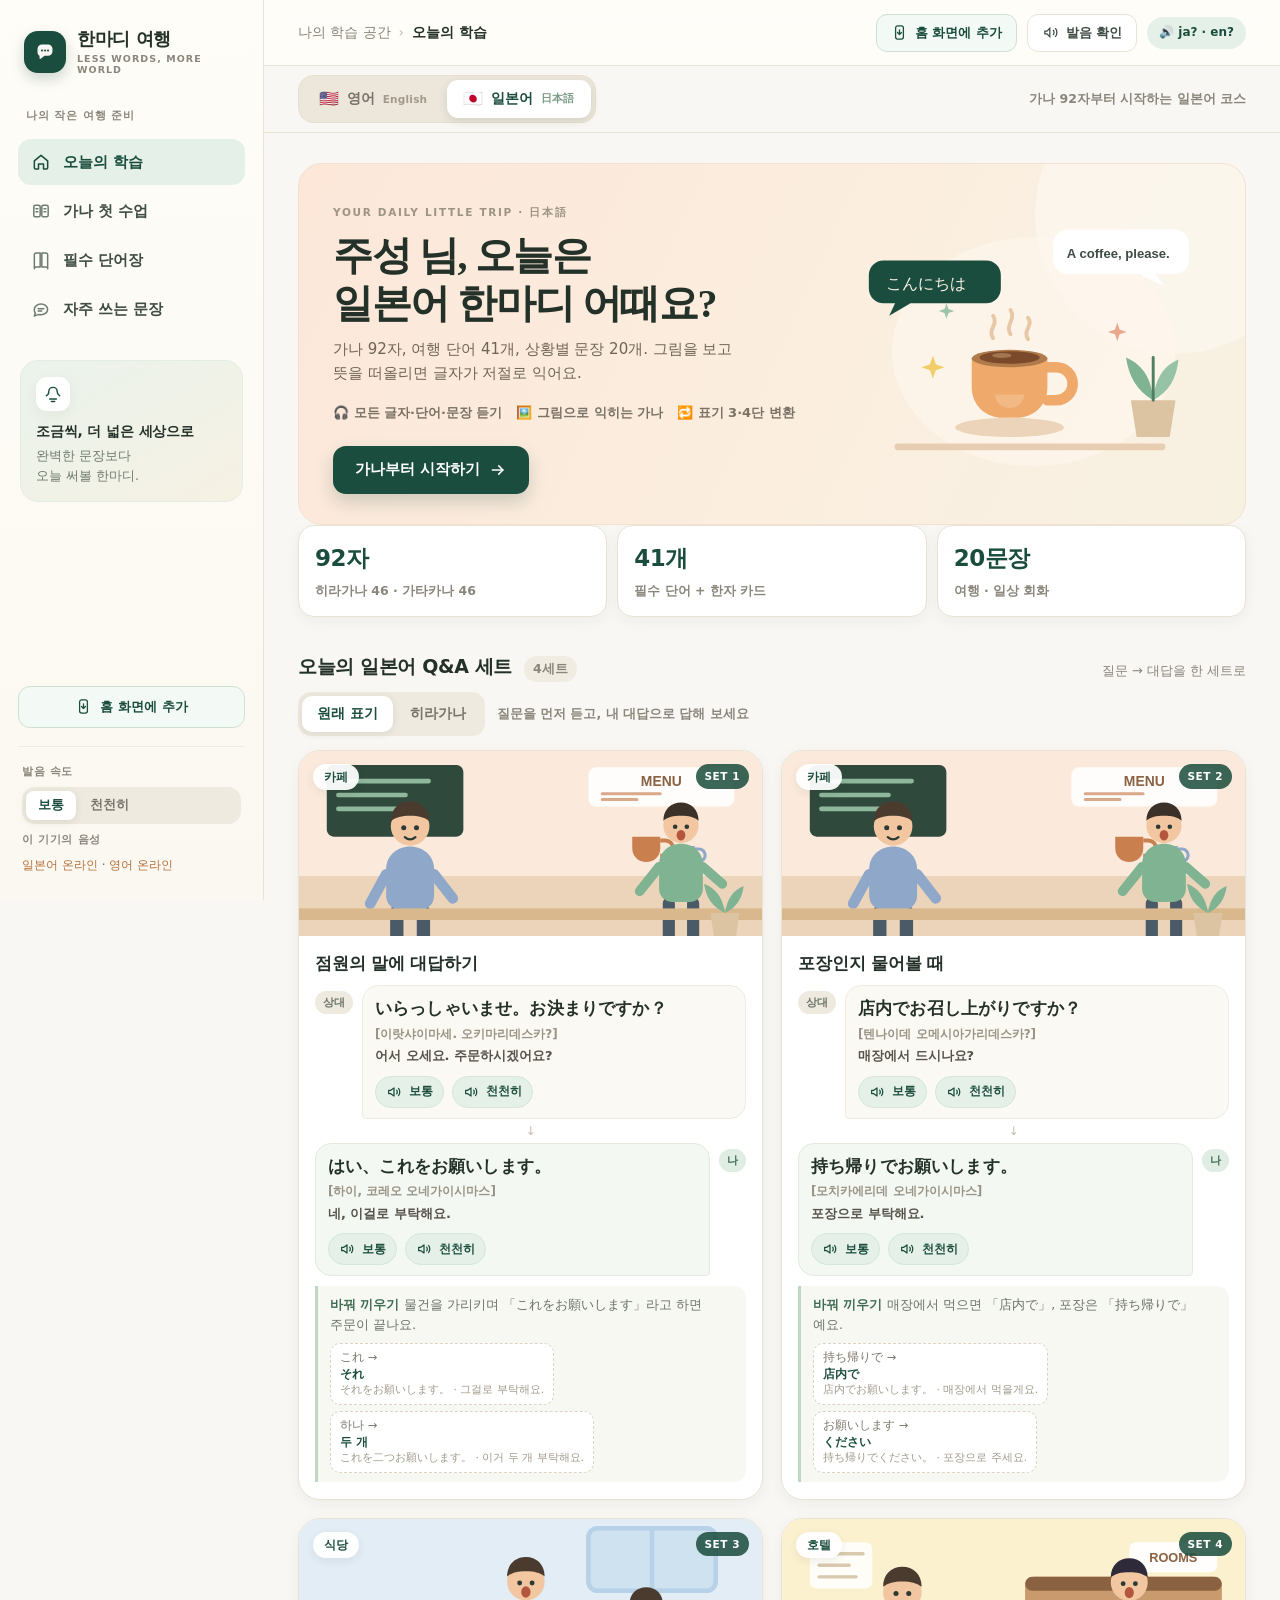
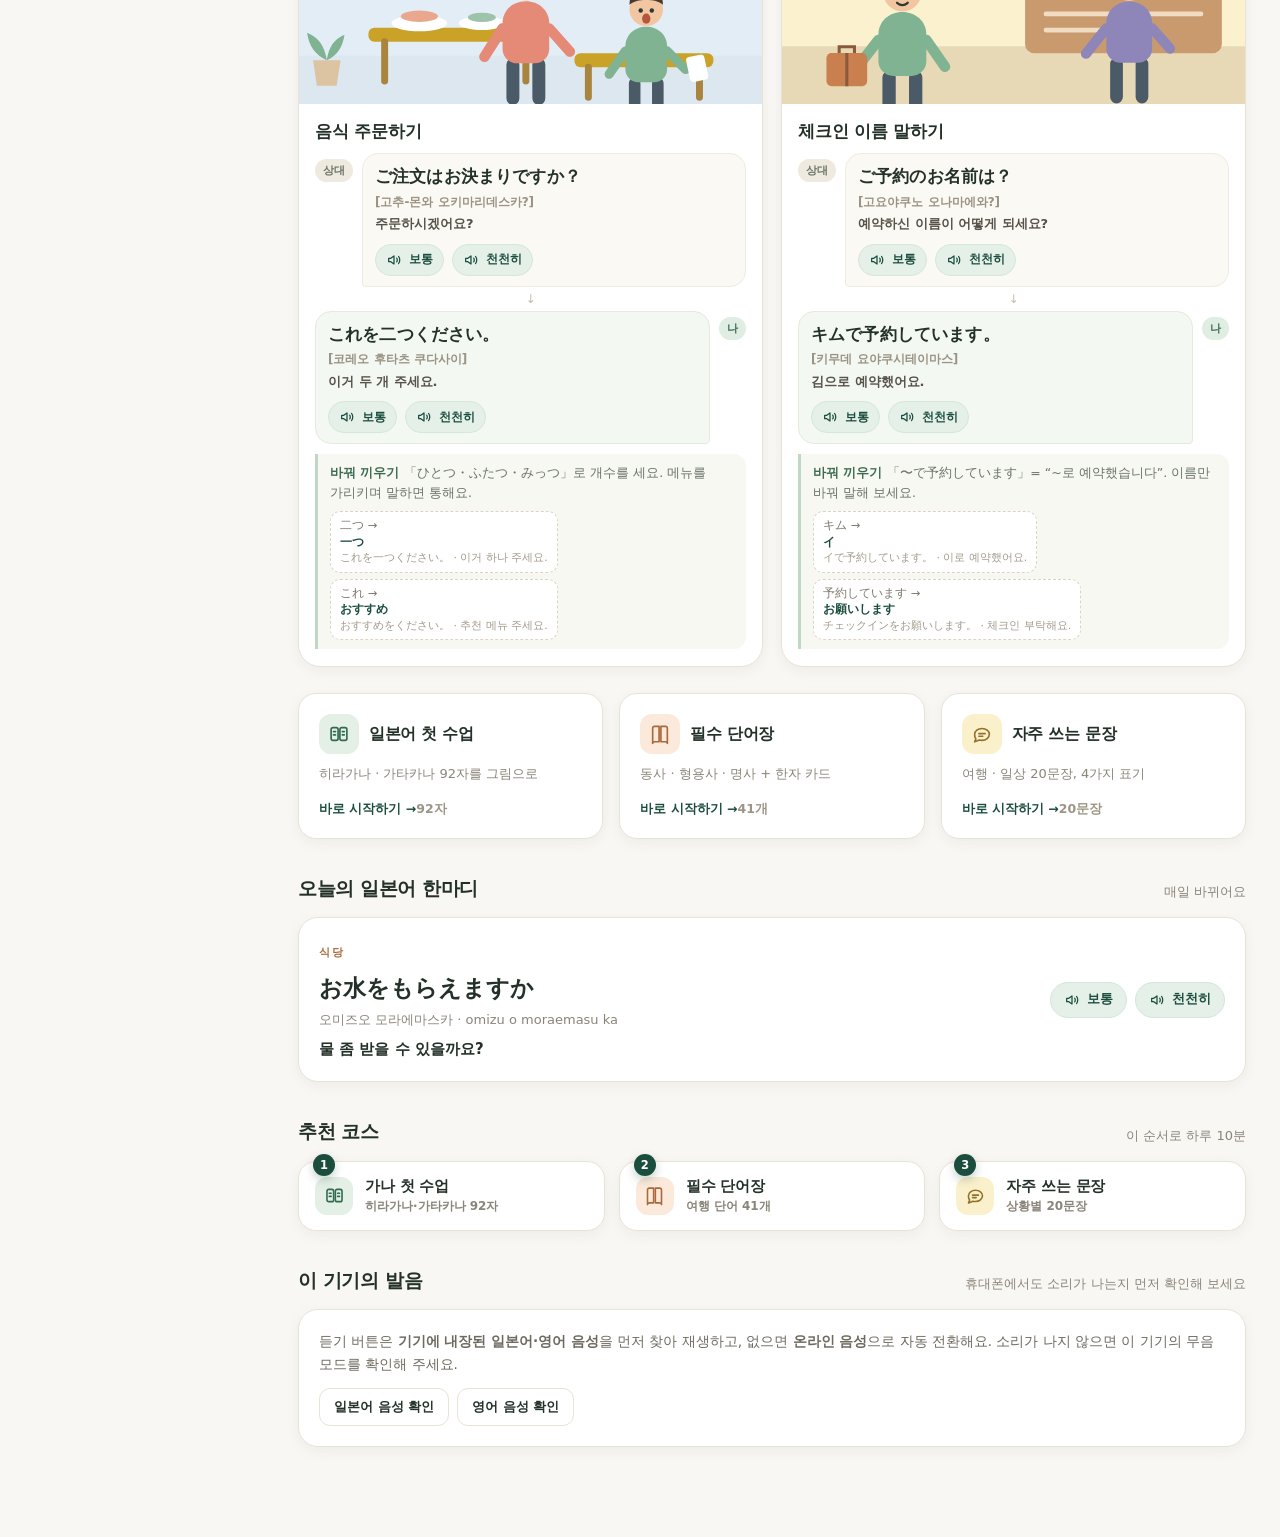
<file: index.html>
<!DOCTYPE html>
<html lang="ko">
<head>
<meta charset="utf-8">
<meta name="viewport" content="width=device-width, initial-scale=1, viewport-fit=cover">
<meta name="theme-color" content="#F9F7F3">
<meta name="format-detection" content="telephone=no">
<meta name="description" content="한마디 여행 · 영어, 일본어 — 가나 연상 그림, 필수 단어장, 자주 쓰는 문장, 영어 한마디와 상황별 여행 회화. 듣고 따라 말하는 여행 언어 학습.">
<meta name="mobile-web-app-capable" content="yes">
<meta name="apple-mobile-web-app-capable" content="yes">
<meta name="apple-mobile-web-app-status-bar-style" content="default">
<meta name="apple-mobile-web-app-title" content="한마디 여행">
<title>한마디 여행 · 영어와 일본어</title>
<link rel="manifest" href="manifest.json">
<link rel="icon" type="image/svg+xml" href="[data-uri]">
<link rel="apple-touch-icon" sizes="180x180" href="[data-uri]">
<link rel="apple-touch-icon" sizes="180x180" href="icon-180.png">
<style>
/* ============================================================
   한마디 여행 · 영어와 일본어 — design system
   ============================================================ */
:root{
  --cream:#F9F7F3;
  --cream-2:#F3EEE4;
  --paper:#FFFFFF;
  --line:#E9E3D6;
  --line-soft:#F0EBE0;
  --ink:#243129;
  --ink-2:#3E4C43;
  --muted:#8A857A;
  --green:#1B4D3E;
  --green-2:#2A6A55;
  --green-soft:#E5F0E8;
  --mint:#DDEDE2;
  --peach:#FBE6D8;
  --peach-2:#F6D0B7;
  --butter:#FBF0CC;
  --sky:#E1ECF5;
  --rose:#F9E0E4;
  --lilac:#E8E2F3;
  --gold:#E8A33D;
  --r-lg:24px;
  --r-md:18px;
  --r-sm:12px;
  --shadow:0 10px 28px rgba(36,49,41,.06);
  --shadow-sm:0 4px 14px rgba(36,49,41,.05);
  --font:"Pretendard","Pretendard Variable",-apple-system,BlinkMacSystemFont,"Apple SD Gothic Neo","Malgun Gothic","Noto Sans KR","Noto Sans CJK KR",system-ui,"Segoe UI",Roboto,sans-serif;
  --serif:"MaruBuri","Noto Serif KR","Noto Serif CJK KR","Nanum Myeongjo","Apple SD Gothic Neo",ui-serif,Georgia,serif;
  --jp:"Hiragino Kaku Gothic ProN","Yu Gothic","Noto Sans JP","Noto Sans CJK JP","Noto Sans CJK KR","Hiragino Sans","Malgun Gothic",sans-serif;
  --tab-h:64px;
}
*,*::before,*::after{box-sizing:border-box}
html{-webkit-text-size-adjust:100%;text-size-adjust:100%}
body{
  margin:0;background:var(--cream);color:var(--ink);
  font-family:var(--font);font-size:16px;line-height:1.6;
  word-break:keep-all;overflow-wrap:break-word;
  -webkit-font-smoothing:antialiased;-moz-osx-font-smoothing:grayscale;
  overflow-x:hidden;
}
h1,h2,h3,h4,p,figure{margin:0}
a{color:inherit;text-decoration:none}
button{font-family:inherit;font-size:inherit;color:inherit;background:none;border:0;padding:0;cursor:pointer;-webkit-tap-highlight-color:transparent}
img,svg{display:block;max-width:100%}
:focus-visible{outline:2px solid var(--green-2);outline-offset:3px;border-radius:6px}
::selection{background:#CFE4D6}

/* ---------- layout ---------- */
.app{display:grid;grid-template-columns:264px minmax(0,1fr);min-height:100vh}
.content{min-width:0;display:flex;flex-direction:column}
.main{width:100%;max-width:1240px;margin:0 auto;padding:30px 34px 90px}

/* ---------- sidebar ---------- */
.sidebar{
  position:sticky;top:0;align-self:start;height:100vh;overflow-y:auto;
  background:linear-gradient(180deg,#FFFDF8 0%,#FBF8F1 100%);
  border-right:1px solid var(--line);
  padding:22px 18px 26px;display:flex;flex-direction:column;gap:6px;z-index:60;
}
.brand{display:flex;align-items:center;gap:11px;padding:6px 6px 20px}
.brand-mark{
  width:42px;height:42px;flex:0 0 42px;border-radius:14px;background:var(--green);
  display:grid;place-items:center;box-shadow:0 6px 14px rgba(27,77,62,.22);
}
.brand-text{display:flex;flex-direction:column;line-height:1.2}
.brand-text strong{font-size:18px;letter-spacing:-.02em;font-weight:800}
.brand-text small{font-size:9.5px;letter-spacing:.11em;color:var(--muted);font-weight:700;margin-top:3px}
.nav-label{font-size:11px;letter-spacing:.08em;color:var(--muted);font-weight:700;padding:6px 8px 8px}
.nav{display:flex;flex-direction:column;gap:3px}
.nav-item{
  display:flex;align-items:center;gap:11px;padding:11px 12px;border-radius:13px;
  font-size:15px;font-weight:600;color:var(--ink-2);transition:background .16s,color .16s;
}
.nav-item:hover{background:#F1EDE3}
.nav-item.is-active{background:var(--green-soft);color:var(--green);font-weight:750}
.nav-ico{display:grid;place-items:center;width:22px;height:22px;flex:0 0 22px;color:#6C7C71}
.nav-item.is-active .nav-ico{color:var(--green)}
.nav-ico svg{width:20px;height:20px}
.side-card{
  margin:22px 2px 0;padding:16px 15px;border-radius:var(--r-md);
  background:linear-gradient(150deg,#EAF3EC 0%,#F6F1E3 100%);
  border:1px solid #E2EDE4;
}
.side-card-ico{width:34px;height:34px;border-radius:11px;background:#fff;display:grid;place-items:center;margin-bottom:9px;box-shadow:var(--shadow-sm)}
.side-card-title{font-size:14px;font-weight:800;letter-spacing:-.01em}
.side-card-text{font-size:12.5px;color:#6E7B6F;margin-top:4px;line-height:1.55}
.scrim{position:fixed;inset:0;background:rgba(28,38,32,.38);opacity:0;pointer-events:none;transition:.22s;z-index:50}
.side-settings{margin-top:12px;padding:16px 4px 0;display:flex;flex-direction:column;gap:7px;border-top:1px solid var(--line-soft)}
.side-install{
  margin-top:auto;display:flex;align-items:center;justify-content:center;gap:8px;
  height:42px;border-radius:12px;border:1px solid #CFE0D3;background:#F3F9F4;
  color:var(--green);font-size:13px;font-weight:750;transition:.16s;
}
.side-install:hover{background:#EAF4EC;border-color:#B9D4C0}
.side-label{font-size:11px;letter-spacing:.06em;color:var(--muted);font-weight:700}
.voice-status{font-size:12px;color:#5D6B60;line-height:1.5}
.voice-status b{color:var(--green);font-weight:750}
.voice-status .ok{color:var(--green)}
.voice-status .no{color:#B4703C}

/* ---------- topbar ---------- */
.topbar{
  position:sticky;top:0;z-index:40;height:66px;display:flex;align-items:center;gap:14px;
  padding:0 34px;background:rgba(255,253,249,.92);backdrop-filter:blur(12px);
  border-bottom:1px solid var(--line);
}
.menu-btn{display:none;width:40px;height:40px;border-radius:12px;background:#F1EDE3;align-items:center;justify-content:center;color:var(--green)}
.crumb{display:flex;align-items:center;gap:8px;font-size:13.5px;color:var(--muted)}
.crumb b{color:var(--ink);font-weight:700}
.crumb-sep{color:#C6BFB0}
.topbar-right{margin-left:auto;display:flex;align-items:center;gap:10px}
.ghost-btn{
  display:inline-flex;align-items:center;gap:7px;height:38px;padding:0 14px;border-radius:11px;
  border:1px solid var(--line);background:#fff;font-size:13px;font-weight:650;color:var(--ink-2);
  transition:.16s;
}
.ghost-btn:hover{border-color:#D6CEBD;background:#FEFCF7}
.install-btn{border-color:#CFE0D3;background:#F3F9F4;color:var(--green)}
.install-btn:hover{border-color:#B9D4C0;background:#EAF4EC}
.install-btn[data-state="installed"]{color:#4F7E60;background:#EFF5EE;border-color:#DDE7D8}
.top-chip{display:inline-flex;align-items:center;gap:6px;height:32px;padding:0 12px;border-radius:999px;background:var(--green-soft);color:var(--green);font-size:12px;font-weight:700}

/* ---------- language bar ---------- */
.langbar{
  position:sticky;top:66px;z-index:36;
  background:rgba(249,247,243,.94);backdrop-filter:blur(10px);
  border-bottom:1px solid var(--line);
}
.langbar-in{max-width:1240px;margin:0 auto;padding:9px 34px;display:flex;align-items:center;gap:16px}
.lang-switch{display:inline-flex;gap:4px;padding:4px;border-radius:15px;background:#EDE7DB;border:1px solid #E7E0D2}
.lang-btn{
  display:inline-flex;align-items:center;gap:8px;height:38px;padding:0 16px;border-radius:11px;
  font-size:14px;font-weight:750;color:#77736A;transition:.16s;white-space:nowrap;
}
.lang-btn:hover{color:var(--ink)}
.lang-btn.is-active{background:#fff;color:var(--green);box-shadow:0 3px 10px rgba(36,49,41,.12)}
.lang-flag{font-size:16px;line-height:1;filter:saturate(1.05)}
.lang-nm{letter-spacing:-.01em}
.lang-sub{font-size:10.5px;font-weight:700;color:#A29A8B;letter-spacing:.02em}
.lang-btn.is-active .lang-sub{color:#7C9C86}
.langbar-note{margin-left:auto;font-size:12.5px;color:var(--muted);font-weight:600}

/* ---------- typography bits ---------- */
.eyebrow{display:inline-block;font-size:10.5px;letter-spacing:.16em;font-weight:800;color:#9C9484;text-transform:uppercase}
.page-head{display:flex;align-items:flex-end;gap:20px;flex-wrap:wrap;margin-bottom:22px}
.page-head h2{font-family:var(--serif);font-size:31px;letter-spacing:-.03em;font-weight:800;line-height:1.25;margin-top:4px}
.page-head p{font-size:14.5px;color:var(--muted);margin-top:6px}
.page-head .head-tools{margin-left:auto;display:flex;flex-wrap:wrap;gap:10px;align-items:center}
.section-head{display:flex;align-items:flex-end;gap:12px;margin:34px 0 14px;flex-wrap:wrap}
.section-head h3{font-size:19px;font-weight:800;letter-spacing:-.02em}
.section-head .count{font-size:12.5px;color:var(--muted);font-weight:700;background:#F1ECE2;padding:3px 9px;border-radius:999px}
.section-head .hint{margin-left:auto;font-size:13px;color:var(--muted)}

/* ---------- buttons / segmented ---------- */
.btn{display:inline-flex;align-items:center;justify-content:center;gap:9px;height:48px;padding:0 22px;border-radius:13px;font-size:15px;font-weight:750;transition:.16s}
.btn-primary{background:var(--green);color:#fff;box-shadow:0 8px 18px rgba(27,77,62,.2)}
.btn-primary:hover{background:#173F33;transform:translateY(-1px)}
.btn-soft{background:#fff;border:1px solid var(--line);color:var(--ink)}
.btn-soft:hover{background:#FDFBF6}
.btn-mini{height:38px;padding:0 14px;border-radius:11px;font-size:13px;font-weight:700}

.seg{display:inline-flex;background:#EFEAE0;padding:4px;border-radius:13px;gap:2px;flex-wrap:wrap}
.seg-btn{padding:9px 15px;border-radius:10px;font-size:13.5px;font-weight:700;color:#77736A;white-space:nowrap;transition:.15s}
.seg-btn:hover{color:var(--ink)}
.seg-btn.is-active{background:#fff;color:var(--green);box-shadow:0 2px 8px rgba(36,49,41,.1)}
.seg-sm .seg-btn{padding:6px 12px;font-size:12.5px;border-radius:8px}
.seg-wrap{display:flex;flex-direction:column;gap:7px}
.seg-caption{font-size:12px;color:var(--muted);font-weight:700}

.chips{display:flex;gap:8px;flex-wrap:wrap;margin:14px 0 20px}
.chip{padding:8px 14px;border-radius:999px;border:1px solid var(--line);background:#fff;font-size:13px;font-weight:650;color:#6D6A61;transition:.15s;white-space:nowrap}
.chip:hover{border-color:#D7CFBE;background:#FDFBF6}
.chip.is-active{background:var(--green);border-color:var(--green);color:#fff;box-shadow:0 5px 12px rgba(27,77,62,.18)}

/* ---------- hero ---------- */
.hero{
  position:relative;overflow:hidden;display:grid;grid-template-columns:1.15fr .85fr;gap:18px;align-items:center;
  background:linear-gradient(115deg,#FCE7D9 0%,#FBEEDF 55%,#F7F1E2 100%);
  border-radius:var(--r-lg);padding:34px 34px 30px;border:1px solid #F4E0CF;
}
.hero::after{content:"";position:absolute;right:-70px;top:-90px;width:280px;height:280px;border-radius:50%;background:rgba(255,255,255,.35)}
.hero-copy{position:relative;z-index:2}
.hero h1{font-family:var(--serif);font-size:clamp(26px,3.2vw,40px);line-height:1.22;letter-spacing:-.035em;font-weight:800;margin:8px 0 8px}
.hero p{font-size:15px;color:#6E6558;max-width:44ch}
.hero-meta{display:flex;flex-wrap:wrap;gap:14px;margin:18px 0 22px;font-size:13px;color:#7A7266;font-weight:600}
.hero-meta span{display:inline-flex;align-items:center;gap:6px}
.hero-art{position:relative;z-index:1;display:grid;place-items:center}
.hero-art svg{width:100%;max-width:330px;height:auto}

/* ---------- quick cards ---------- */
.quick-grid{display:grid;grid-template-columns:repeat(auto-fit,minmax(240px,1fr));gap:16px;margin-top:20px}
.quick-card{
  display:flex;flex-direction:column;gap:10px;text-align:left;padding:20px;border-radius:var(--r-md);
  background:var(--paper);border:1px solid var(--line);box-shadow:var(--shadow-sm);
  transition:transform .18s,box-shadow .18s,border-color .18s;
}
.quick-card:hover{transform:translateY(-3px);box-shadow:var(--shadow);border-color:#DFD7C7}
.quick-top{display:flex;align-items:center;gap:10px}
.quick-ico{width:40px;height:40px;border-radius:12px;display:grid;place-items:center;flex:0 0 40px}
.quick-ico svg{width:22px;height:22px}
.quick-card h4{font-size:16px;font-weight:800;letter-spacing:-.02em}
.quick-card p{font-size:13px;color:var(--muted);line-height:1.55}
.quick-foot{display:flex;align-items:center;justify-content:space-between;margin-top:auto;padding-top:6px;font-size:12.5px;font-weight:700;color:var(--green)}
.quick-count{color:#9C9484;font-weight:700}

/* ---------- kana ---------- */
.kana-grid{display:grid;grid-template-columns:repeat(auto-fill,minmax(186px,1fr));gap:16px}
.kana-card{
  background:var(--paper);border:1px solid var(--line);border-radius:20px;overflow:hidden;
  box-shadow:var(--shadow-sm);display:flex;flex-direction:column;
  transition:transform .18s,box-shadow .18s;
}
.kana-card:hover{transform:translateY(-2px);box-shadow:var(--shadow)}
.kana-art{position:relative;aspect-ratio:1/1;background:#F6F1E7;overflow:hidden}
.kana-art svg{width:100%;height:100%}
.kana-body{padding:13px 14px 15px;display:flex;flex-direction:column;gap:6px;flex:1}
.kana-line{display:flex;align-items:center;gap:9px}
.kana-char{font-family:var(--jp);font-size:30px;font-weight:600;line-height:1;color:var(--green)}
.kana-ro{font-size:12px;font-weight:750;color:#9A9384;letter-spacing:.06em;text-transform:lowercase;padding-bottom:2px}
.kana-ko{font-size:13px;font-weight:750;color:var(--ink-2)}
.kana-story{font-size:12.5px;color:#7C776C;line-height:1.5;margin-top:2px}
.kana-body .spk-row{margin-top:auto;padding-top:9px;display:flex;align-items:center;gap:8px}

/* ---------- speaker ---------- */
.spk{
  display:inline-flex;align-items:center;gap:7px;height:36px;padding:0 13px;border-radius:999px;
  background:var(--green-soft);color:var(--green);font-size:12.5px;font-weight:750;
  border:1px solid #D6E6DA;transition:.16s;white-space:nowrap;
}
.spk:hover{background:#DBEBE0;border-color:#C6DCCD}
.spk svg{width:16px;height:16px}
.spk.is-playing{background:var(--green);color:#fff;border-color:var(--green);animation:pulse 1.1s ease-in-out infinite}
.spk.is-fallback{background:#FCEBD7;color:#9A5B1E;border-color:#F3D5B0}
@keyframes pulse{0%,100%{box-shadow:0 0 0 0 rgba(27,77,62,.35)}45%{box-shadow:0 0 0 8px rgba(27,77,62,0)}}
.spk-row{display:flex;gap:8px;flex-wrap:wrap;align-items:center}

/* ---------- vocab ---------- */
.word-grid{display:grid;grid-template-columns:repeat(auto-fill,minmax(272px,1fr));gap:16px}
.word-card{
  background:var(--paper);border:1px solid var(--line);border-radius:20px;padding:16px;
  box-shadow:var(--shadow-sm);display:flex;flex-direction:column;gap:11px;transition:box-shadow .18s;
}
.word-card:hover{box-shadow:var(--shadow)}
.word-top{display:flex;align-items:flex-start;gap:12px}
.word-art{width:88px;height:88px;flex:0 0 88px;border-radius:16px;overflow:hidden;background:#F7F2E8}
.word-art svg{width:100%;height:100%}
.word-headings{min-width:0;flex:1}
.word-main{font-family:var(--jp);font-size:28px;line-height:1.15;font-weight:600;color:var(--ink);word-break:keep-all;overflow-wrap:anywhere;transition:color .15s}
.word-main[data-tone="hira"]{color:#2C5B4A}
.word-main[data-tone="kata"]{color:#8A5A2B}
.word-meaning{font-size:13.5px;color:#6E6A60;margin-top:4px;font-weight:600}
.word-read{display:flex;align-items:center;gap:8px;flex-wrap:wrap;font-size:12.5px;margin-top:5px}
.word-read .ko{background:#EFF4EC;color:#3E6B51;padding:2px 8px;border-radius:7px;font-weight:750}
.word-read .ro{color:#9A9384;font-style:italic;font-weight:600;letter-spacing:.02em}
.word-actions{display:flex;align-items:center;gap:8px;margin-top:auto;padding-top:4px;flex-wrap:wrap}
.mode-mini{display:inline-flex;align-items:center;gap:6px;height:36px;padding:0 11px;border-radius:10px;border:1px dashed #DCD3C2;background:#FCFAF4;font-size:12px;font-weight:700;color:#7E786C}
.mode-mini:hover{border-color:#C9BEA8;color:var(--ink)}
.mode-mini b{color:var(--green);font-weight:800}
.kanji-box{background:#FBF7EE;border:1px solid #EFE6D3;border-radius:14px;padding:12px 13px}
.kanji-box-top{display:flex;align-items:center;gap:10px}
.kanji-glyph{font-family:var(--jp);font-size:30px;line-height:1;color:#7A5A28;font-weight:600}
.kanji-lines{display:flex;flex-direction:column;gap:2px;font-size:12px;color:#6F6A5E}
.kanji-lines b{color:#4C463A;font-weight:750}
.kanji-tip{font-size:12px;color:#8A8172;line-height:1.5;margin-top:8px;padding-top:8px;border-top:1px dashed #E7DCC6}
.kanji-empty{font-size:12px;color:#9A9384;background:#FAF7F0;border:1px dashed #E6DFD1;border-radius:14px;padding:11px 13px;line-height:1.5}

/* ---------- sentences ---------- */
.sent-list{display:grid;grid-template-columns:repeat(auto-fill,minmax(420px,1fr));gap:18px}
.sent-card{background:var(--paper);border:1px solid var(--line);border-radius:22px;overflow:hidden;box-shadow:var(--shadow-sm);display:flex;flex-direction:column}
.sent-art{position:relative;background:#F5EFE4;aspect-ratio:16/6.4;overflow:hidden}
.sent-art svg{width:100%;height:100%}
.sent-tag{position:absolute;left:14px;top:13px;background:rgba(255,255,255,.92);color:var(--green);padding:4px 11px;border-radius:999px;font-size:11.5px;font-weight:800;letter-spacing:.01em;box-shadow:0 3px 10px rgba(36,49,41,.08)}
.sent-body{padding:17px 19px 19px;display:flex;flex-direction:column;gap:9px;flex:1}
.sent-text{font-family:var(--jp);font-size:23px;line-height:1.6;font-weight:600;color:var(--ink);word-break:normal;line-break:strict;letter-spacing:.01em}
.sent-text[data-tone="hira"]{color:#2C5B4A}
.sent-text[data-tone="kata"]{color:#8A5A2B}
.sent-text ruby{ruby-position:over}
.sent-text rt{font-size:.42em;letter-spacing:.04em;color:#A0968A;font-weight:600}
.sent-read{display:flex;flex-wrap:wrap;gap:8px;align-items:center;font-size:12.5px}
.sent-read .ko{background:#EFF4EC;color:#3E6B51;padding:3px 9px;border-radius:8px;font-weight:750}
.sent-read .ro{color:#9A9384;font-style:italic;font-weight:600}
.sent-meaning{font-size:14.5px;color:#514C42;font-weight:700}
.sent-tip{background:#F7F8F2;border-left:3px solid #BFD8C6;border-radius:0 12px 12px 0;padding:9px 12px;font-size:12.5px;color:#6B7468;line-height:1.6}
.sent-tip b{color:#3D6B51;font-weight:800;margin-right:4px}
.sent-actions{margin-top:auto;padding-top:6px;display:flex;gap:8px;flex-wrap:wrap}

/* ---------- english ---------- */
.en-grid{display:grid;grid-template-columns:repeat(auto-fill,minmax(310px,1fr));gap:16px}
.en-card{
  background:var(--paper);border:1px solid var(--line);border-radius:20px;padding:15px 16px 14px;
  box-shadow:var(--shadow-sm);display:flex;flex-direction:column;gap:10px;position:relative;
  transition:transform .18s,box-shadow .18s,border-color .18s;
}
.en-card:hover{transform:translateY(-2px);box-shadow:var(--shadow);border-color:#DFD7C7}
.en-top{display:flex;align-items:flex-start;gap:13px}
.en-art{width:102px;height:102px;flex:0 0 102px;border-radius:14px;overflow:hidden;background:#F6F1E7}
.en-art svg{width:100%;height:100%}
.en-body{padding:0;display:flex;flex-direction:column;gap:4px;flex:1;min-width:0}
.en-text{font-size:17.5px;font-weight:750;letter-spacing:-.01em;line-height:1.35;color:var(--ink);margin-top:1px}
.en-ko{font-size:13.5px;color:#6E6A60;font-weight:600}
.en-pron{font-size:12.5px;color:#9A9384;background:#FAF7F0;display:inline-block;padding:3px 9px;border-radius:8px;font-weight:600;width:fit-content}
.en-actions{display:flex;gap:8px;flex-wrap:wrap;margin-top:auto;padding-top:9px}
.en-cat{font-size:11px;font-weight:800;color:#9C9484;letter-spacing:.09em;text-transform:uppercase}
.today-en-art{width:108px;height:108px;flex:0 0 108px;border-radius:16px;overflow:hidden;background:#F7F2E8}
.today-en-art svg{width:100%;height:100%}

.dialogue{background:#FBF8F1;border:1px solid var(--line);border-radius:22px;padding:20px;display:flex;flex-direction:column;gap:12px}
.dlg-row{display:flex;gap:11px;align-items:flex-start}
.dlg-who{width:38px;height:38px;flex:0 0 38px;border-radius:12px;display:grid;place-items:center;font-size:11px;font-weight:800;color:#fff;background:var(--green)}
.dlg-row.me{flex-direction:row-reverse}
.dlg-row.me .dlg-who{background:#C97F4E}
.dlg-bubble{background:#fff;border:1px solid var(--line);border-radius:16px;padding:11px 13px;max-width:min(100%,600px);box-shadow:var(--shadow-sm)}
.dlg-row.me .dlg-bubble{background:#FDF3E9;border-color:#F3E1CD;max-width:min(100%,540px)}
.dlg-main{display:flex;gap:12px;align-items:center}
.dlg-art{width:64px;height:64px;flex:0 0 64px;border-radius:12px;overflow:hidden;background:#F7F2E8}
.dlg-art svg{width:100%;height:100%}
.dlg-text{min-width:0}
.dlg-en{font-size:15.5px;font-weight:700}
.dlg-ko{font-size:12.5px;color:#8A857A;margin-top:2px}
.dlg-pron{font-size:11.5px;color:#A29A8B;margin-top:3px}
.dlg-bubble .spk{height:30px;padding:0 10px;font-size:11.5px;margin-top:9px}

/* 상황별 회화 */
.sit-grid{display:grid;grid-template-columns:repeat(auto-fill,minmax(430px,1fr));gap:18px}
.sit-card{background:var(--paper);border:1px solid var(--line);border-radius:22px;overflow:hidden;box-shadow:var(--shadow-sm);display:flex;flex-direction:column}
.sit-art{position:relative;background:#F5EFE4;aspect-ratio:16/5.6;overflow:hidden}
.sit-art svg{width:100%;height:100%}
.sit-body{padding:16px 18px 18px;display:flex;flex-direction:column;gap:11px;flex:1}
.sit-head{display:flex;align-items:baseline;gap:10px;flex-wrap:wrap}
.sit-head h3{font-size:19px;font-weight:800;letter-spacing:-.02em}
.sit-head span{font-size:12.5px;color:var(--muted);font-weight:650}
.sit-lines{display:flex;flex-direction:column;gap:8px}
.sit-line{display:flex;align-items:flex-start;gap:9px;background:#FBF9F4;border:1px solid var(--line-soft);border-radius:14px;padding:9px 11px}
.sit-line[data-who="B"]{background:#F4F8F2;border-color:#E4EDE0}
.sit-who{flex:0 0 auto;font-size:10.5px;font-weight:800;color:#6B7468;background:#EFEAE0;border-radius:999px;padding:3px 8px;margin-top:2px}
.sit-line[data-who="B"] .sit-who{background:#DFEDE2;color:#3D6B51}
.sit-line-body{flex:1;min-width:0}
.sit-en{font-size:14.5px;font-weight:700;line-height:1.4}
.sit-ko{font-size:12.5px;color:#7C776C;margin-top:1px}
.sit-pron{font-size:11.5px;color:#A29A8B;margin-top:2px}
.sit-line .spk{height:30px;padding:0 9px;font-size:11.5px;flex:0 0 auto}

/* 추천 코스 */
.course{display:grid;grid-template-columns:repeat(auto-fit,minmax(240px,1fr));gap:14px}
.course-card{
  position:relative;display:flex;align-items:center;gap:12px;text-align:left;
  background:#fff;border:1px solid var(--line);border-radius:18px;padding:15px 16px;
  box-shadow:var(--shadow-sm);transition:.18s;
}
.course-card:hover{transform:translateY(-2px);box-shadow:var(--shadow);border-color:#DFD7C7}
.course-step{
  position:absolute;top:-8px;left:14px;width:22px;height:22px;border-radius:50%;
  background:var(--green);color:#fff;font-size:11.5px;font-weight:800;display:grid;place-items:center;
  box-shadow:0 4px 10px rgba(27,77,62,.25);
}
.course-ico{width:38px;height:38px;flex:0 0 38px;border-radius:12px;display:grid;place-items:center}
.course-ico svg{width:21px;height:21px}
.course-txt{display:flex;flex-direction:column;gap:2px;min-width:0}
.course-txt strong{font-size:14.5px;font-weight:800;letter-spacing:-.01em}
.course-txt small{font-size:12px;color:var(--muted);font-weight:600}
.hero-en{background:linear-gradient(115deg,#E7EEF8 0%,#F3EEE1 55%,#FCEBDA 100%);border-color:#DCE5F0}

/* ---------- misc panels ---------- */
.panel{background:var(--paper);border:1px solid var(--line);border-radius:20px;padding:20px;box-shadow:var(--shadow-sm)}
.panel-grid{display:grid;grid-template-columns:repeat(auto-fit,minmax(260px,1fr));gap:16px}
.stat-row{display:flex;flex-wrap:wrap;gap:10px;margin-bottom:18px}
.stat{flex:1 1 140px;background:#fff;border:1px solid var(--line);border-radius:16px;padding:14px 16px;box-shadow:var(--shadow-sm)}
.stat b{display:block;font-size:23px;font-weight:800;letter-spacing:-.02em;color:var(--green)}
.stat span{font-size:12.5px;color:var(--muted);font-weight:650}
.note{display:flex;gap:10px;align-items:flex-start;background:#F4F8F2;border:1px solid #E1EBDD;border-radius:14px;padding:12px 14px;font-size:12.5px;color:#5F6E5C;line-height:1.6}
.note svg{flex:0 0 18px;margin-top:2px}

/* ---------- install modal ---------- */
body.modal-open{overflow:hidden}
.imodal{position:fixed;inset:0;z-index:300;display:flex;align-items:center;justify-content:center;padding:20px}
.imodal[hidden]{display:none}
.imodal-scrim{position:absolute;inset:0;background:rgba(24,34,28,.46);backdrop-filter:blur(3px);opacity:0;transition:opacity .2s}
.imodal.is-open .imodal-scrim{opacity:1}
.imodal-card{
  position:relative;width:min(520px,100%);max-height:min(86vh,780px);overflow-y:auto;
  background:#FFFDF9;border-radius:24px;padding:24px 24px 20px;
  box-shadow:0 30px 70px rgba(20,35,28,.32);
  transform:translateY(12px) scale(.985);opacity:0;transition:transform .22s,opacity .22s;
}
.imodal.is-open .imodal-card{transform:none;opacity:1}
.imodal-x{
  position:absolute;right:12px;top:12px;width:34px;height:34px;border-radius:50%;
  display:grid;place-items:center;color:#8A857A;background:#F3EEE4;
}
.imodal-x:hover{background:#EBE4D6;color:var(--ink)}
.imodal-head{display:flex;gap:13px;align-items:flex-start;padding-right:36px}
.imodal-ico{width:48px;height:48px;flex:0 0 48px;border-radius:14px;overflow:hidden;box-shadow:var(--shadow-sm)}
.imodal-ico svg{width:100%;height:100%}
.imodal-head h2{font-family:var(--serif);font-size:21px;font-weight:800;letter-spacing:-.02em;margin-top:2px}
.imodal-head p{font-size:13px;color:#6E6A60;line-height:1.6;margin-top:4px}
.imodal-body{margin-top:16px;display:flex;flex-direction:column;gap:12px}
.imodal-sub{font-size:12.5px;color:#7C776C;line-height:1.6}
.imodal-done{font-size:13px;background:#EAF4EC;border:1px solid #D3E6D8;color:#2F6B4F;border-radius:12px;padding:10px 12px;line-height:1.55}
.imodal-install{width:100%;height:50px;font-size:15.5px}
.imodal-plat{border:1px solid var(--line);border-radius:16px;padding:13px 14px;background:#fff}
.imodal-plat.is-here{border-color:#BFD8C6;background:#F6FAF6;box-shadow:0 0 0 3px rgba(127,179,146,.14)}
.imodal-plat-head{display:flex;align-items:center;gap:8px;flex-wrap:wrap}
.imodal-plat-head h3{font-size:14px;font-weight:800;letter-spacing:-.01em}
.plat-flag{font-size:16px;line-height:1}
.plat-now{font-size:10.5px;font-weight:800;color:#fff;background:#4F8A66;border-radius:999px;padding:3px 8px}
.steps{list-style:none;counter-reset:s;margin:10px 0 0;padding:0;display:flex;flex-direction:column;gap:7px}
.steps li{counter-increment:s;position:relative;padding-left:26px;font-size:12.5px;color:#5F5B52;line-height:1.55}
.steps li::before{
  content:counter(s);position:absolute;left:0;top:1px;width:18px;height:18px;border-radius:50%;
  background:#EFEAE0;color:#6E6A60;font-size:10.5px;font-weight:800;display:grid;place-items:center;
}
.steps b{color:var(--ink);font-weight:800}
.plat-tip{font-size:11.5px;color:#9A7A4E;background:#FDF6E9;border-radius:9px;padding:7px 9px;margin-top:9px;line-height:1.5}
.imodal-foot{font-size:11.5px;color:#9C9484;text-align:center;margin-top:2px}

/* ---------- toast ---------- */
.toast{
  position:fixed;left:50%;bottom:26px;transform:translate(-50%,16px);z-index:400;
  background:rgba(30,50,40,.95);color:#fff;font-size:13.5px;font-weight:600;
  padding:12px 18px;border-radius:13px;box-shadow:0 12px 30px rgba(20,35,28,.28);
  opacity:0;pointer-events:none;transition:.22s;max-width:min(92vw,520px);text-align:center;line-height:1.5;
}
.toast.is-on{opacity:1;transform:translate(-50%,0)}

/* ---------- tabbar (mobile) ---------- */
.tabbar{display:none}

/* ---------- responsive ---------- */
@media (max-width:1080px){
  .hero{grid-template-columns:1fr;padding:28px}
  .hero-art{order:-1;max-width:260px;margin:0 auto}
  .sent-list{grid-template-columns:1fr}
}
@media (max-width:900px){
  .app{grid-template-columns:1fr}
  .sidebar{
    position:fixed;left:0;top:0;bottom:0;width:min(84vw,320px);height:100dvh;
    transform:translateX(-102%);transition:transform .25s ease;box-shadow:0 20px 60px rgba(20,35,28,.2);
    padding-top:calc(20px + env(safe-area-inset-top));
  }
  body.menu-open .sidebar{transform:none}
  body.menu-open .scrim{opacity:1;pointer-events:auto}
  .menu-btn{display:inline-flex}
  .topbar{padding:0 16px;height:60px;padding-top:env(safe-area-inset-top)}
  .langbar{top:60px}
  .langbar-in{padding:8px 16px;gap:10px}
  .lang-switch{width:100%}
  .lang-btn{flex:1;justify-content:center;height:36px;padding:0 10px;font-size:13.5px}
  .lang-sub{display:none}
  .langbar-note{display:none}
  .crumb span:first-child,.crumb-sep{display:none}
  .crumb{font-size:13px}
  .ghost-btn span{display:none}
  .ghost-btn{width:38px;padding:0;justify-content:center}
  .top-chip{display:none}
  .main{padding:18px 16px calc(var(--tab-h) + 46px + env(safe-area-inset-bottom))}
  .chips{flex-wrap:nowrap;overflow-x:auto;overflow-y:hidden;margin:12px -16px 16px;padding:0 16px 6px;scrollbar-width:none;-webkit-overflow-scrolling:touch}
  .chips::-webkit-scrollbar{display:none}
  .chip{flex:0 0 auto}
  .hide-sm{display:none !important}
  .stat{flex:1 1 44%;padding:12px 13px}
  .stat b{font-size:20px}
  .stat span{font-size:11.5px;line-height:1.45}
  .hero{padding:20px 18px 20px}
  .hero-art{max-width:180px;margin-top:-4px}
  .hero-meta{gap:9px 12px;font-size:12px;margin:14px 0 18px}
  .hero p{font-size:14.5px}
  .page-head p{font-size:13.5px}
  .word-grid{gap:12px}
  .en-actions .spk{height:34px}
  .page-head h2{font-size:25px}
  .page-head .head-tools{width:100%;margin-left:0}
  .seg{width:100%;justify-content:space-between}
  .seg-btn{flex:1;text-align:center;padding:9px 8px;font-size:12.5px}
  .tabbar{
    display:flex;position:fixed;left:0;right:0;bottom:0;z-index:70;
    height:calc(var(--tab-h) + env(safe-area-inset-bottom));
    padding-bottom:env(safe-area-inset-bottom);
    background:rgba(255,253,249,.97);backdrop-filter:blur(14px);border-top:1px solid var(--line);
  }
  .tab-item{flex:1;display:flex;flex-direction:column;align-items:center;justify-content:center;gap:3px;font-size:10.5px;font-weight:700;color:#8D887C}
  .tab-item.is-active{color:var(--green)}
  .tab-ico svg{width:21px;height:21px}
  .kana-grid{grid-template-columns:repeat(auto-fill,minmax(150px,1fr));gap:12px}
  .sit-grid{grid-template-columns:1fr}
  .qa-list{grid-template-columns:1fr}
  .qa-tools .seg{width:auto;flex:0 0 auto}
  .qa-tools .seg-btn{flex:0 0 auto;padding:8px 12px}
  .qa-card{border-radius:18px}
  .qa-text{font-size:14.5px}
  .qa-jp{font-size:15.5px}
  .sit-line{flex-wrap:wrap}
  .sit-line .spk{margin-left:auto}
  .en-art{width:88px;height:88px;flex-basis:88px}
  .course{grid-template-columns:1fr;gap:12px}
  .imodal{padding:12px}
  .imodal-card{padding:20px 18px 18px;border-radius:20px;max-height:88vh}
  .dlg-art{width:54px;height:54px;flex-basis:54px}
  .today-en-art{width:84px;height:84px;flex-basis:84px}
  .kana-char{font-size:26px}
  .word-grid{grid-template-columns:1fr}
  .en-grid{grid-template-columns:1fr}
  .hero h1{font-size:27px}
  .hero-art{max-width:210px}
  .sent-text{font-size:21px}
  .toast{bottom:calc(var(--tab-h) + 18px + env(safe-area-inset-bottom))}
}
@media (max-width:520px){
  .kana-grid{grid-template-columns:repeat(2,minmax(0,1fr));gap:11px}
  .kana-body{padding:11px 11px 13px}
  .kana-story{font-size:11.5px}
  .kana-char{font-size:24px}
  .word-art{width:76px;height:76px;flex-basis:76px}
  .word-main{font-size:25px}
  .hero{padding:20px 18px 18px;border-radius:20px}
  .hero-art{max-width:160px}
  .hero h1{font-size:25px}
  .hero-meta{gap:10px;font-size:12px}
  .btn{height:46px;padding:0 18px;font-size:14.5px}
  .sent-body{padding:15px 15px 17px}
  .sent-text{font-size:20px}
  .quick-grid{gap:12px}
  .quick-card{padding:16px}
}
@media (prefers-reduced-motion:reduce){
  *{animation-duration:.001ms !important;transition-duration:.001ms !important}
}

/* ---------- 오늘의 Q&A 세트 ---------- */
.qa-tools{display:flex;align-items:center;gap:12px;flex-wrap:wrap;margin:-4px 0 14px}
.qa-tools-label{font-size:12.5px;color:var(--muted);font-weight:650}
.qa-list{display:grid;grid-template-columns:repeat(auto-fill,minmax(430px,1fr));gap:18px}
.qa-card{background:var(--paper);border:1px solid var(--line);border-radius:22px;overflow:hidden;box-shadow:var(--shadow-sm);display:flex;flex-direction:column}
.qa-art{position:relative;background:#F5EFE4;aspect-ratio:16/6.4;overflow:hidden}
.qa-art svg{width:100%;height:100%}
.qa-tag{position:absolute;left:14px;top:13px;background:rgba(255,255,255,.94);color:var(--green);padding:4px 11px;border-radius:999px;font-size:11.5px;font-weight:800;box-shadow:0 3px 10px rgba(36,49,41,.08)}
.qa-set{position:absolute;right:13px;top:13px;background:rgba(27,77,62,.86);color:#fff;padding:4px 9px;border-radius:999px;font-size:10.5px;font-weight:800;letter-spacing:.05em}
.qa-body{padding:15px 16px 17px;display:flex;flex-direction:column;gap:8px;flex:1}
.qa-head h4{font-size:16.5px;font-weight:800;letter-spacing:-.01em}
.qa-turn{display:flex;gap:9px;align-items:flex-start}
.qa-turn[data-who="a"]{flex-direction:row-reverse}
.qa-who{flex:0 0 auto;font-size:10.5px;font-weight:800;color:#6B7468;background:#EFEAE0;border-radius:999px;padding:3px 8px;margin-top:6px}
.qa-turn[data-who="a"] .qa-who{background:#DFEDE2;color:#3D6B51}
.qa-bubble{position:relative;background:#FBF9F4;border:1px solid var(--line-soft);border-radius:16px 16px 16px 4px;padding:10px 12px;min-width:0;flex:1}
.qa-turn[data-who="a"] .qa-bubble{background:#F3F8F3;border-color:#E2EBDD;border-radius:16px 16px 4px 16px}
.qa-text{font-size:15px;font-weight:750;line-height:1.45;color:var(--ink);letter-spacing:-.005em}
.qa-jp{font-family:var(--jp);font-size:16.5px;font-weight:600;line-height:1.55;letter-spacing:.01em}
.qa-read{font-size:12px;color:#9A9384;margin-top:3px;font-weight:600}
.qa-mean{font-size:13px;color:#57534A;font-weight:700;margin-top:2px}
.qa-bubble .spk-row{margin-top:9px}
.qa-bubble .spk{height:32px;padding:0 10px;font-size:11.5px}
.qa-arrow{text-align:center;color:#C6BCA9;font-size:12px;line-height:1;margin:-2px 0}
.qa-tip{background:#F7F8F2;border-left:3px solid #BFD8C6;border-radius:0 12px 12px 0;padding:9px 12px;font-size:12.5px;color:#6B7468;line-height:1.6;margin-top:2px}
.qa-tip b{color:#3D6B51;font-weight:800;margin-right:5px}
.qa-swaps{display:flex;flex-wrap:wrap;gap:6px;margin-top:8px}
.qa-swap{border:1px dashed #DCD3C2;background:#fff;border-radius:10px;padding:6px 9px;font-size:11.5px;color:#7E786C;text-align:left;display:flex;flex-direction:column;gap:1px;line-height:1.35}
.qa-swap:hover{border-color:#C9BEA8;color:var(--ink)}
.qa-swap b{color:var(--green);font-weight:800}
.qa-swap small{color:#A29A8B;font-size:10.8px}

/* 영어 카드 — 텍스트 중심 */
.en-card{padding:16px 17px 15px;gap:0}
.en-card .en-body{gap:5px}
.en-scene{margin-left:auto;align-self:center;height:34px;padding:0 11px;border-radius:999px;border:1px dashed #CFE0D3;background:#F5FAF5;color:var(--green);font-size:11.5px;font-weight:750;white-space:nowrap}
.en-scene:hover{background:#EDF6EE;border-color:#B9D4C0}
.cafe-scene{border-radius:22px;overflow:hidden;margin:0 auto 16px;width:100%;max-width:680px;aspect-ratio:400/180;background:#FBEADB;box-shadow:var(--shadow-sm)}
.cafe-scene svg{width:100%;height:100%}
.sit-art{aspect-ratio:16/6.2}
.dlg-bubble{max-width:min(100%,560px)}
.dlg-bubble .dlg-text{min-width:0}

/* Q&A 세트 — 좁은 화면 (파일 끝: 위 규칙을 덮어씁니다) */
@media (max-width:900px){
  .qa-list{grid-template-columns:1fr}
  .qa-tools{flex-direction:column;align-items:flex-start;gap:8px}
  .qa-tools .seg{width:auto;flex:0 0 auto}
  .qa-tools .seg-btn{flex:0 0 auto;padding:8px 12px}
  .qa-card{border-radius:18px}
  .qa-text{font-size:14.5px}
  .qa-jp{font-size:15.5px}
  .qa-bubble{padding:9px 11px}
  .en-scene{height:32px;font-size:11px;padding:0 10px}
}
@media (max-width:520px){
  .qa-art{aspect-ratio:16/7}
  .qa-body{padding:13px 13px 15px}
  .qa-who{font-size:10px;padding:3px 7px}
  .qa-bubble .spk{height:30px;font-size:11px}
  .qa-swap{font-size:11px}
}

</style>
</head>
<body>
<div class="app">
  <aside class="sidebar" id="sidebar" aria-label="주요 메뉴">
    <a class="brand" href="#home" data-act="nav" data-view="home">
      <span class="brand-mark" aria-hidden="true">
        <svg viewBox="0 0 32 32" width="24" height="24"><path d="M6 12c0-3.3 2.7-6 6-6h8c3.3 0 6 2.7 6 6v3c0 3.3-2.7 6-6 6h-4.6l-5.1 4.1c-.7.5-1.6 0-1.6-.8V21C6.9 20.4 6 18.3 6 16v-4z" fill="#F9F7F3"/><circle cx="12" cy="14" r="1.4" fill="#1B4D3E"/><circle cx="16" cy="14" r="1.4" fill="#1B4D3E"/><circle cx="20" cy="14" r="1.4" fill="#1B4D3E"/></svg>
      </span>
      <span class="brand-text">
        <strong>한마디 여행</strong>
        <small>LESS WORDS, MORE WORLD</small>
      </span>
    </a>

    <p class="nav-label" id="navLabel">나의 작은 여행 준비</p>
    <nav class="nav" id="nav" aria-label="학습 메뉴"></nav>

    <div class="side-card">
      <div class="side-card-ico" aria-hidden="true">
        <svg viewBox="0 0 24 24" width="20" height="20" fill="none" stroke="#1B4D3E" stroke-width="1.7" stroke-linecap="round"><path d="M4 14c2-1 3-3 3-5a5 5 0 0 1 10 0c0 3 2 4 3 5"/><path d="M8 18h8"/><path d="M10 21h4"/></svg>
      </div>
      <p class="side-card-title">조금씩, 더 넓은 세상으로</p>
      <p class="side-card-text">완벽한 문장보다<br>오늘 써볼 한마디.</p>
    </div>

    <button type="button" class="side-install" data-act="install">
      <svg viewBox="0 0 24 24" width="17" height="17" fill="none" stroke="currentColor" stroke-width="1.8" stroke-linecap="round" stroke-linejoin="round" aria-hidden="true"><rect x="6.5" y="2.6" width="11" height="18.8" rx="3"/><path d="M12 8.2v6.6M9.2 12l2.8 2.8 2.8-2.8"/></svg>
      <span>홈 화면에 추가</span>
    </button>

    <div class="side-settings">
      <p class="side-label">발음 속도</p>
      <div class="seg seg-sm" role="group" aria-label="발음 속도">
        <button type="button" data-act="rate" data-rate="1" class="seg-btn" data-rate-btn="1">보통</button>
        <button type="button" data-act="rate" data-rate="0.85" class="seg-btn" data-rate-btn="0.85">천천히</button>
      </div>
      <p class="side-label">이 기기의 음성</p>
      <div class="voice-status" id="voiceStatus" aria-live="polite">확인 중…</div>
    </div>
  </aside>

  <div class="scrim" id="scrim" data-act="close-menu" aria-hidden="true"></div>

  <div class="content">
    <header class="topbar">
      <button type="button" class="menu-btn" data-act="open-menu" aria-label="메뉴 열기">
        <svg viewBox="0 0 24 24" width="22" height="22" fill="none" stroke="currentColor" stroke-width="2" stroke-linecap="round"><path d="M4 7h16M4 12h16M4 17h16"/></svg>
      </button>
      <p class="crumb"><span>나의 학습 공간</span><span class="crumb-sep">›</span><b id="crumbNow">오늘의 학습</b></p>
      <div class="topbar-right">
        <button type="button" class="ghost-btn install-btn" data-act="install" aria-label="홈 화면에 추가">
          <svg viewBox="0 0 24 24" width="17" height="17" fill="none" stroke="currentColor" stroke-width="1.8" stroke-linecap="round" stroke-linejoin="round" aria-hidden="true"><rect x="6.5" y="2.6" width="11" height="18.8" rx="3"/><path d="M12 8.2v6.6M9.2 12l2.8 2.8 2.8-2.8"/></svg>
          <span>홈 화면에 추가</span>
        </button>
        <button type="button" class="ghost-btn" data-act="test-voice">
          <svg viewBox="0 0 24 24" width="17" height="17" fill="none" stroke="currentColor" stroke-width="1.8" stroke-linecap="round"><path d="M4 10v4h3l4 4V6L7 10H4z"/><path d="M16 9c1.3 1 1.3 5 0 6"/><path d="M19 6.5c2.6 2.2 2.6 8.8 0 11"/></svg>
          <span>발음 확인</span>
        </button>
        <span class="top-chip" id="topVoiceChip">🔊 ja · en</span>
      </div>
    </header>

    <div class="langbar">
      <div class="langbar-in">
        <div class="lang-switch" role="group" aria-label="학습 언어 선택">
          <button type="button" class="lang-btn" data-act="lang" data-lang="en" aria-pressed="false">
            <span class="lang-flag" aria-hidden="true">🇺🇸</span><span class="lang-nm">영어</span><span class="lang-sub">English</span>
          </button>
          <button type="button" class="lang-btn" data-act="lang" data-lang="ja" aria-pressed="true">
            <span class="lang-flag" aria-hidden="true">🇯🇵</span><span class="lang-nm">일본어</span><span class="lang-sub">日本語</span>
          </button>
        </div>
        <p class="langbar-note" id="langNote">가나 92자부터 시작하는 일본어 코스</p>
      </div>
    </div>

    <main class="main" id="view" tabindex="-1"></main>
  </div>
</div>

<nav class="tabbar" id="tabbar" aria-label="하단 메뉴"></nav>

<div class="toast" id="toast" role="status" aria-live="polite"></div>

<div class="imodal" id="installModal" hidden>
  <div class="imodal-scrim" data-act="close-install"></div>
  <div class="imodal-card" role="dialog" aria-modal="true" aria-labelledby="installTitle" aria-describedby="installLead">
    <button type="button" class="imodal-x" data-act="close-install" aria-label="닫기">
      <svg viewBox="0 0 24 24" width="18" height="18" fill="none" stroke="currentColor" stroke-width="2" stroke-linecap="round"><path d="M6 6l12 12M18 6L6 18"/></svg>
    </button>
    <div class="imodal-head">
      <span class="imodal-ico" aria-hidden="true">
        <svg viewBox="0 0 32 32" width="30" height="30"><rect width="32" height="32" rx="9" fill="#1B4D3E"/><path d="M8 13.2c0-2.3 1.9-4.2 4.2-4.2h7.6c2.3 0 4.2 1.9 4.2 4.2v1.6c0 2.3-1.9 4.2-4.2 4.2h-3.4l-3.8 3c-.6.5-1.5 0-1.5-.8v-2.4C9.6 18.1 8 16.6 8 14.8z" fill="#F9F7F3"/><circle cx="12.4" cy="14" r=".95" fill="#1B4D3E"/><circle cx="16" cy="14" r=".95" fill="#1B4D3E"/><circle cx="19.6" cy="14" r=".95" fill="#1B4D3E"/></svg>
      </span>
      <div>
        <h2 id="installTitle">홈 화면에 추가</h2>
        <p id="installLead">바탕화면 아이콘을 눌러 앱처럼 바로 열 수 있어요. 주소창 없이 전체 화면으로 열립니다.</p>
      </div>
    </div>
    <div class="imodal-body" id="installBody"></div>
  </div>
</div>

<script>
/* ============================================================
   Shared UI assets: icons + hero illustration
   ============================================================ */
var JP_FONT = "'Hiragino Kaku Gothic ProN','Yu Gothic','Noto Sans JP','Hiragino Sans','Malgun Gothic',sans-serif";

var ICONS = {
  home: '<svg viewBox="0 0 24 24" fill="none" stroke="currentColor" stroke-width="1.8" stroke-linecap="round" stroke-linejoin="round"><path d="M4 10.6 12 4l8 6.6V19a1.4 1.4 0 0 1-1.4 1.4H15v-6H9v6H5.4A1.4 1.4 0 0 1 4 19v-8.4z"/></svg>',
  kana: '<svg viewBox="0 0 24 24" fill="none" stroke="currentColor" stroke-width="1.8" stroke-linecap="round" stroke-linejoin="round"><rect x="3.4" y="5" width="7.6" height="14" rx="2"/><rect x="13" y="5" width="7.6" height="14" rx="2"/><path d="M6 9.4h2.2M6 13h2.2M15.6 9.4h2.2M15.6 13h2.2"/></svg>',
  book: '<svg viewBox="0 0 24 24" fill="none" stroke="currentColor" stroke-width="1.8" stroke-linecap="round" stroke-linejoin="round"><path d="M4 5.6A2 2 0 0 1 6 3.6h5v16.8H6a2 2 0 0 0-2 2V5.6z"/><path d="M20 5.6a2 2 0 0 0-2-2h-5v16.8h5a2 2 0 0 1 2 2V5.6z"/></svg>',
  chat: '<svg viewBox="0 0 24 24" fill="none" stroke="currentColor" stroke-width="1.8" stroke-linecap="round" stroke-linejoin="round"><path d="M20 12.4c0 3.6-3.6 6.5-8 6.5-1 0-2-.1-2.9-.4L4 20.5l1.3-3.4A6.4 6.4 0 0 1 4 12.4C4 8.8 7.6 6 12 6s8 2.8 8 6.4z"/><path d="M8.6 11.6h6.8M8.6 14.4h4.2"/></svg>',
  globe: '<svg viewBox="0 0 24 24" fill="none" stroke="currentColor" stroke-width="1.8" stroke-linecap="round" stroke-linejoin="round"><circle cx="12" cy="12" r="8.4"/><path d="M3.6 12h16.8"/><path d="M12 3.6c2.4 2.3 3.6 5 3.6 8.4S14.4 18.1 12 20.4C9.6 18.1 8.4 15.4 8.4 12S9.6 5.9 12 3.6z"/></svg>',
  arrow: '<svg viewBox="0 0 24 24" width="18" height="18" fill="none" stroke="currentColor" stroke-width="2.1" stroke-linecap="round" stroke-linejoin="round" aria-hidden="true"><path d="M4.5 12h14"/><path d="m13 6.5 5.5 5.5L13 17.5"/></svg>',
  info: '<svg viewBox="0 0 24 24" width="18" height="18" fill="none" stroke="#5C7A63" stroke-width="1.9" stroke-linecap="round" stroke-linejoin="round" aria-hidden="true"><circle cx="12" cy="12" r="9"/><path d="M12 11v5.4"/><circle cx="12" cy="7.9" r="1" fill="#5C7A63" stroke="none"/></svg>',
  cup: '<svg viewBox="0 0 24 24" fill="none" stroke="currentColor" stroke-width="1.8" stroke-linecap="round" stroke-linejoin="round"><path d="M4.5 8.5h12v6.2a4.8 4.8 0 0 1-4.8 4.8H9.3a4.8 4.8 0 0 1-4.8-4.8z"/><path d="M16.5 10h1.8a2.6 2.6 0 0 1 0 5.2h-1.8"/><path d="M7 5.6c-.6-1 .7-1.6 0-2.6M11 5.6c-.6-1 .7-1.6 0-2.6"/></svg>',
  plane: '<svg viewBox="0 0 24 24" fill="none" stroke="currentColor" stroke-width="1.8" stroke-linecap="round" stroke-linejoin="round"><path d="M3.4 13.2l7.2-2.4V5.6a1.5 1.5 0 0 1 3 0v5.2l7.2 2.4v2.2l-7.2-1.3v3.6l2.3 1.6v1.6L12 20l-3.9 1v-1.6l2.3-1.6v-3.6l-7.2 1.3z"/></svg>',
  map: '<svg viewBox="0 0 24 24" fill="none" stroke="currentColor" stroke-width="1.8" stroke-linecap="round" stroke-linejoin="round"><path d="M12 21s-6.4-5.7-6.4-10.4A6.4 6.4 0 0 1 12 4.2a6.4 6.4 0 0 1 6.4 6.4C18.4 15.3 12 21 12 21z"/><circle cx="12" cy="10.4" r="2.3"/></svg>'
};

function makeHeroArt(leftText, rightText, leftFont, leftSize) {
  return '' +
  '<svg viewBox="0 0 340 280" role="img" aria-label="커피 한 잔과 인사말 그림" preserveAspectRatio="xMidYMid meet">' +
  '<ellipse cx="176" cy="146" rx="146" ry="118" fill="#FFF7ED" opacity=".72"/>' +
  /* left bubble */
  '<g><rect x="6" y="52" width="136" height="44" rx="15" fill="#1B4D3E"/>' +
  '<path d="M34 94l-7 15 22-13z" fill="#1B4D3E"/>' +
  '<text x="24" y="81" font-family="' + leftFont + '" font-size="' + leftSize + '" fill="#F7F1E4">' + leftText + '</text></g>' +
  /* right bubble */
  '<g><rect x="196" y="20" width="140" height="46" rx="15" fill="#FFFFFF"/>' +
  '<path d="M300 64l10 14-24-11z" fill="#FFFFFF"/>' +
  '<text x="210" y="49" font-family="-apple-system,Segoe UI,Roboto,sans-serif" font-size="13.5" font-weight="600" fill="#3E4C43">' + rightText + '</text></g>' +
  /* plant */
  '<g><path d="M276 196h46l-6 38h-34z" fill="#DCC3A2"/>' +
  '<path d="M299 196c-2-26-14-38-28-44 3 20 11 34 28 44z" fill="#7FB392"/>' +
  '<path d="M299 196c2-24 12-36 26-42-2 20-10 33-26 42z" fill="#96C2A5"/>' +
  '<path d="M299 196c0-18 0-30 0-44" stroke="#4F7E60" stroke-width="3" stroke-linecap="round"/></g>' +
  /* mug */
  '<g><path d="M112 152h78v30c0 19-14 32-32 32h-14c-18 0-32-13-32-32z" fill="#EFA96B"/>' +
  '<path d="M190 162h9a17 17 0 0 1 0 34h-9" fill="none" stroke="#EFA96B" stroke-width="11" stroke-linecap="round"/>' +
  '<ellipse cx="151" cy="153" rx="39" ry="9" fill="#B17A4B"/>' +
  '<ellipse cx="151" cy="152" rx="31" ry="6.5" fill="#7B4A2A"/>' +
  '<ellipse cx="143" cy="150" rx="10" ry="2.6" fill="#C79A70" opacity=".55"/>' +
  '<path d="M136 190c0 8 7 14 15 14s15-6 15-14" fill="#F7C99D" opacity=".5"/>' +
  '<path d="M134 132c-6-9 6-14 0-23" stroke="#E7C7A6" stroke-width="4" fill="none" stroke-linecap="round"/>' +
  '<path d="M152 128c-6-10 6-15 0-25" stroke="#E7C7A6" stroke-width="4" fill="none" stroke-linecap="round"/>' +
  '<path d="M170 133c-6-9 6-14 0-22" stroke="#E7C7A6" stroke-width="4" fill="none" stroke-linecap="round"/>' +
  '</g>' +
  '<ellipse cx="151" cy="224" rx="56" ry="10" fill="#EBD4B9"/>' +
  '<path d="M36 244h272" stroke="#E7CDB1" stroke-width="7" stroke-linecap="round"/>' +
  /* sparkles */
  '<path d="M72 150l3 9 9 3-9 3-3 9-3-9-9-3 9-3z" fill="#F2CE6B"/>' +
  '<path d="M262 116l2.4 7.2 7.2 2.4-7.2 2.4-2.4 7.2-2.4-7.2-7.2-2.4 7.2-2.4z" fill="#E9A88D"/>' +
  '<path d="M86 96l2 6 6 2-6 2-2 6-2-6-6-2 6-2z" fill="#9DC3AA"/>' +
  '</svg>';
}

var HERO_ART = makeHeroArt('こんにちは', 'A coffee, please.', JP_FONT, 17);
var HERO_ART_EN = makeHeroArt('Hello!', 'Here you go!', '-apple-system,Segoe UI,Roboto,sans-serif', 17);


/* ============================================================
   가나 글자 윤곽 — tools/gen_glyphs.py 가 폰트에서 추출해 만든 파일
   d: 1000단위 글자 외곽선, t: 200x200 카드 좌표로 옮기는 변환
   ============================================================ */
var KANA_GLYPH = {
  "あ": { d: "M613 441C571 329 510 248 444 185C433 243 426 304 426 368L427 409C473 426 531 441 596 441ZM727 551 648 571C647 554 642 528 637 513L634 503L597 504C546 504 485 495 429 479C432 521 435 563 439 602C562 608 695 622 800 640L799 714C697 690 575 677 448 671L460 747C463 761 467 779 472 792L388 794C389 782 387 764 386 746L378 669L310 668C267 668 180 675 145 681L147 606C188 603 266 599 309 599L370 600C366 553 361 503 359 453C221 389 109 258 109 129C109 44 161 3 227 3C282 3 342 25 397 58L413 2L485 24C477 49 469 76 461 105C546 177 627 288 684 430C777 403 828 335 828 259C828 129 716 36 535 17L578 -50C810 -13 905 111 905 255C905 365 831 457 706 490L707 494C712 510 721 537 727 551ZM356 378V360C356 285 366 204 380 133C329 97 281 80 242 80C204 80 185 101 185 142C185 224 259 323 356 378Z", t: "translate(22.9,156.5) scale(0.152,-0.152)" },
  "い": { d: "M223 698 126 700C132 676 133 634 133 611C133 553 134 431 144 344C171 85 262 -9 357 -9C424 -9 485 49 545 219L482 290C456 190 409 86 358 86C287 86 238 197 222 364C215 447 214 538 215 601C215 627 219 674 223 698ZM744 670 666 643C762 526 822 321 840 140L920 173C905 342 833 554 744 670Z", t: "translate(20.5,152.5) scale(0.152,-0.152)" },
  "う": { d: "M720 333C720 154 549 58 306 28L351 -48C610 -9 805 113 805 330C805 473 699 552 557 552C442 552 328 520 258 504C228 497 194 491 166 489L192 396C216 406 245 417 276 427C335 444 433 477 549 477C652 477 720 417 720 333ZM300 783 287 707C400 687 602 667 713 660L725 737C627 738 410 758 300 783Z", t: "translate(26.2,155.9) scale(0.152,-0.152)" },
  "え": { d: "M312 789 299 716C421 694 596 671 696 662L707 736C612 742 421 765 312 789ZM727 503 679 557C670 553 648 548 631 546C556 537 323 521 266 520C234 519 204 520 181 522L188 434C210 438 236 441 269 444C330 449 498 463 577 468C478 369 206 97 166 56C146 37 128 22 116 11L192 -42C248 30 357 145 395 181C418 203 441 217 469 217C496 217 518 199 530 164C539 135 554 76 564 46C585 -20 635 -39 715 -39C769 -39 861 -31 903 -24L908 60C861 48 785 40 719 40C668 40 644 56 632 94C622 127 608 177 599 206C585 247 562 274 523 278C512 280 494 281 484 280C521 318 634 423 672 458C684 469 708 490 727 503Z", t: "translate(22.2,156.8) scale(0.152,-0.152)" },
  "お": { d: "M721 688 685 628C749 594 860 525 909 478L950 542C901 582 792 650 721 688ZM325 279 328 102C328 69 315 53 292 53C253 53 183 92 183 138C183 183 244 241 325 279ZM121 619 123 543C157 539 194 538 251 538C272 538 297 539 325 541L324 410V353C209 304 105 217 105 134C105 45 235 -32 313 -32C367 -32 401 -2 401 91L397 308C469 333 540 347 615 347C710 347 787 301 787 216C787 124 707 77 619 60C582 52 539 52 502 53L530 -28C565 -26 609 -24 654 -14C791 19 867 96 867 217C867 337 762 416 616 416C550 416 472 403 396 379V414L398 549C471 557 549 570 608 584L606 662C549 645 473 631 400 622L404 730C405 753 408 781 411 799H322C325 782 327 748 327 728L326 614C298 612 272 611 249 611C212 611 176 612 121 619Z", t: "translate(19.8,158.3) scale(0.152,-0.152)" },
  "か": { d: "M782 674 709 641C780 558 858 382 887 279L965 316C931 409 844 593 782 674ZM78 561 86 474C112 478 153 483 176 486L303 500C269 366 194 138 92 1L174 -31C279 138 347 364 384 508C428 512 468 515 492 515C555 515 598 498 598 406C598 298 582 168 550 100C530 57 500 49 463 49C435 49 382 56 340 69L353 -14C385 -22 433 -29 471 -29C536 -29 585 -12 617 55C659 138 675 297 675 416C675 551 602 585 513 585C489 585 447 582 400 578L426 721C430 740 434 762 438 780L345 790C345 722 335 644 319 572C259 567 200 562 167 561C135 560 109 559 78 561Z", t: "translate(20.7,157.7) scale(0.152,-0.152)" },
  "き": { d: "M305 265 227 281C205 237 187 195 188 138C189 10 299 -48 495 -48C580 -48 659 -42 729 -31L732 49C660 34 587 28 494 28C337 28 263 69 263 152C263 196 281 230 305 265ZM502 698 509 673C413 668 299 671 179 685L184 612C309 601 432 599 528 605L555 527L575 475C462 465 310 464 160 480L164 405C318 394 482 396 604 407C626 358 652 309 682 263C650 267 585 274 532 280L525 219C594 211 688 202 744 187L785 248C771 262 759 275 748 291C722 329 699 372 678 415C748 425 811 438 859 451L847 526C800 511 730 493 647 483L624 543L602 612C671 621 742 636 799 652L788 724C724 703 654 688 583 679C572 719 563 760 559 798L474 787C484 759 494 728 502 698Z", t: "translate(22.6,157.0) scale(0.152,-0.152)" },
  "く": { d: "M704 738 630 804C618 785 593 757 573 737C505 668 353 548 278 485C188 409 176 366 271 287C364 210 516 80 586 8C611 -16 634 -41 655 -65L726 1C620 107 443 250 352 324C288 378 289 394 349 445C423 507 567 621 635 681C652 695 683 721 704 738Z", t: "translate(29.2,156.2) scale(0.152,-0.152)" },
  "け": { d: "M255 765 162 774C162 756 161 730 157 707C145 624 119 470 119 308C119 182 152 52 172 -9L240 -1C239 9 238 23 237 33C236 44 238 63 242 78C253 127 283 229 307 299L264 325C245 275 224 214 210 172C172 336 206 555 238 700C242 719 250 746 255 765ZM396 573V493C439 490 510 487 558 487C599 487 642 488 685 490V459C685 267 679 154 572 60C548 36 507 11 475 -2L548 -59C760 66 760 229 760 459V494C820 498 876 504 922 511V593C875 582 818 575 759 570L758 721C758 743 759 763 761 780H668C671 764 675 743 677 720C679 695 682 628 683 565C641 563 598 562 557 562C503 562 439 566 396 573Z", t: "translate(20.9,154.8) scale(0.152,-0.152)" },
  "こ": { d: "M235 702V620C314 614 399 609 499 609C592 609 701 616 769 621V703C697 696 595 689 499 689C399 689 307 693 235 702ZM275 299 194 307C185 266 173 219 173 168C173 42 291 -25 494 -25C636 -25 763 -10 835 10L834 96C759 71 630 56 492 56C332 56 254 109 254 185C254 222 262 259 275 299Z", t: "translate(23.4,151.5) scale(0.152,-0.152)" },
  "さ": { d: "M312 312 234 330C206 271 186 219 186 164C186 28 306 -41 496 -42C607 -42 692 -31 754 -20L758 60C688 44 602 34 500 35C352 36 265 78 265 173C265 221 282 264 312 312ZM158 631 160 551C317 538 461 538 580 549C614 466 662 378 701 321C665 325 591 331 535 336L529 269C601 264 722 253 770 242L811 298C796 315 781 332 767 351C730 403 686 480 655 557C722 566 801 580 862 598L853 676C785 653 702 637 630 627C610 685 592 751 584 798L499 787C508 761 517 730 524 709L554 619C444 611 305 613 158 631Z", t: "translate(22.5,157.5) scale(0.152,-0.152)" },
  "し": { d: "M340 779 239 780C245 751 247 715 247 678C247 573 237 320 237 172C237 9 336 -51 480 -51C700 -51 829 75 898 170L841 238C769 134 666 31 483 31C388 31 319 70 319 180C319 329 326 565 331 678C332 711 335 746 340 779Z", t: "translate(13.7,155.4) scale(0.152,-0.152)" },
  "す": { d: "M568 372C577 278 538 231 480 231C424 231 378 268 378 330C378 395 427 436 479 436C519 436 552 417 568 372ZM96 653 98 576C223 585 393 592 545 593L546 492C526 499 504 503 479 503C384 503 303 428 303 329C303 220 383 162 467 162C501 162 530 171 554 189C514 98 422 42 289 12L356 -54C589 16 655 166 655 301C655 351 644 395 623 429L621 594H635C781 594 872 592 928 589L929 663C881 663 758 664 636 664H621L622 729C623 742 625 781 627 792H536C537 784 541 755 542 729L544 663C395 661 207 655 96 653Z", t: "translate(22.1,156.1) scale(0.152,-0.152)" },
  "せ": { d: "M45 500 54 418C81 422 124 428 155 432L262 444C262 344 262 238 263 195C268 36 290 -17 521 -17C622 -17 744 -8 811 -1L814 84C749 72 625 60 517 60C344 60 342 98 339 206C338 245 338 349 339 452C439 462 556 474 659 482C657 419 653 351 648 318C645 295 634 291 610 291C587 291 544 296 510 304L508 235C535 230 604 221 640 221C686 221 708 234 717 278C727 325 729 414 731 487C775 490 813 492 843 493C868 493 906 494 922 493V571C898 570 870 568 844 566L733 559L735 699C736 720 737 754 740 771H655C658 754 660 718 660 696V553C553 544 437 533 339 524L340 659C340 690 342 717 344 740H257C261 709 263 686 263 655L262 516L149 506C113 502 76 500 45 500Z", t: "translate(26.5,157.3) scale(0.152,-0.152)" },
  "そ": { d: "M262 747 266 665C287 667 317 670 342 672C385 675 561 683 605 686C542 630 383 491 275 416C224 410 156 402 102 396L109 321C229 341 362 356 469 365C418 334 353 262 353 176C353 23 486 -54 730 -43L747 38C711 35 662 33 603 41C512 53 431 87 431 188C431 282 526 365 623 379C683 387 779 388 877 383V457C733 457 553 444 401 428C481 491 626 612 700 674C714 685 740 703 754 711L703 768C691 765 672 761 649 759C591 752 385 743 341 743C311 743 286 744 262 747Z", t: "translate(25.6,155.0) scale(0.152,-0.152)" },
  "た": { d: "M537 482V408C599 415 660 418 723 418C781 418 840 413 891 406L893 482C839 488 779 491 720 491C656 491 590 487 537 482ZM558 239 483 246C475 204 468 167 468 128C468 29 554 -19 712 -19C785 -19 851 -13 905 -5L908 76C847 63 778 56 713 56C570 56 544 102 544 149C544 175 549 206 558 239ZM221 620C185 620 149 621 101 627L104 549C140 547 176 545 220 545C248 545 279 546 312 548C304 512 295 474 286 441C249 300 178 97 118 -6L206 -36C258 74 326 280 362 422C374 466 385 512 394 556C464 564 537 575 602 590V669C541 653 475 641 410 633L425 707C429 727 437 765 443 787L347 795C349 774 348 740 344 712C341 692 336 660 329 625C290 622 254 620 221 620Z", t: "translate(23.3,157.7) scale(0.152,-0.152)" },
  "ち": { d: "M112 656 113 578C171 572 235 568 303 568H304C279 455 239 312 188 212L263 185C272 203 281 216 294 231C360 311 470 352 589 352C706 352 768 294 768 219C768 55 543 15 312 47L332 -32C636 -65 850 13 850 221C850 338 757 419 598 419C493 419 403 395 316 334C338 391 361 486 379 570C509 575 668 592 785 612L784 689C661 662 514 646 394 641L405 699C410 725 416 756 423 783L334 788C335 760 334 737 330 705L319 639H302C242 639 165 647 112 656Z", t: "translate(26.9,156.9) scale(0.152,-0.152)" },
  "つ": { d: "M73 522 110 434C189 466 444 575 608 575C743 575 821 493 821 388C821 183 587 104 325 97L361 14C669 31 908 147 908 386C908 554 776 650 610 650C464 650 268 578 183 551C145 539 109 529 73 522Z", t: "translate(25.4,150.5) scale(0.152,-0.152)" },
  "て": { d: "M85 664 94 577C202 600 457 624 564 636C472 581 377 454 377 298C377 75 588 -24 773 -31L802 52C639 58 457 120 457 316C457 434 544 586 686 632C737 647 825 648 882 648V728C815 725 721 720 612 710C428 695 239 676 174 669C155 667 123 665 85 664Z", t: "translate(26.5,153.0) scale(0.152,-0.152)" },
  "と": { d: "M308 778 229 745C275 636 328 519 374 437C267 362 201 281 201 178C201 28 337 -28 525 -28C650 -28 765 -16 841 -3V86C763 66 630 52 521 52C363 52 284 104 284 187C284 263 340 329 433 389C531 454 669 520 737 555C766 570 791 583 814 597L770 668C749 651 728 638 699 621C644 591 536 538 442 481C398 560 348 668 308 778Z", t: "translate(20.8,157.0) scale(0.152,-0.152)" },
  "な": { d: "M887 458 932 524C885 560 771 625 699 657L658 596C725 566 833 504 887 458ZM622 165 623 120C623 65 595 21 512 21C434 21 396 53 396 100C396 146 446 180 519 180C555 180 590 175 622 165ZM687 485H609C611 414 616 315 620 233C589 240 556 243 522 243C409 243 322 185 322 93C322 -6 412 -51 522 -51C646 -51 697 14 697 94L696 136C761 104 815 59 858 21L901 89C849 133 779 182 693 213L686 377C685 413 685 444 687 485ZM451 794 363 802C361 748 347 685 332 629C293 626 255 624 219 624C177 624 134 626 97 631L102 556C140 554 182 553 219 553C248 553 278 554 308 556C262 439 177 279 94 182L171 142C251 250 340 423 389 564C455 573 518 586 571 601L569 676C518 659 464 647 412 639C428 697 442 758 451 794Z", t: "translate(22.0,157.1) scale(0.152,-0.152)" },
  "に": { d: "M456 675V595C566 583 760 583 867 595V676C767 661 565 657 456 675ZM495 268 423 275C412 226 406 191 406 157C406 63 481 7 649 7C752 7 836 16 899 28L897 112C816 94 739 86 649 86C513 86 480 130 480 176C480 203 485 231 495 268ZM265 752 176 760C176 738 173 712 169 689C157 606 124 435 124 288C124 153 141 38 161 -33L233 -28C232 -18 231 -4 230 7C229 18 232 37 235 52C244 99 280 205 306 276L264 308C247 267 223 207 206 162C200 211 197 253 197 302C197 414 228 593 247 685C251 703 260 735 265 752Z", t: "translate(22.3,155.3) scale(0.152,-0.152)" },
  "ぬ": { d: "M488 570C478 507 463 440 444 385C427 337 406 292 383 252C360 286 339 323 321 363C310 387 295 420 281 458C336 511 405 552 488 570ZM206 693 132 663C149 622 157 595 168 559L199 473C184 455 170 438 158 421C110 355 75 268 75 165C75 68 131 11 202 11C333 11 449 180 513 361C537 431 552 506 563 579H579C726 580 808 479 808 349C808 302 804 256 794 214C750 235 700 249 645 249C553 249 489 185 489 115C489 34 549 -14 644 -14C733 -14 795 30 835 103C868 73 896 40 917 14L966 75C940 105 905 141 863 173C878 225 885 286 885 352C885 538 746 646 584 646H572L579 701C582 721 585 755 590 780L501 783C504 754 504 734 502 700L497 639C398 622 317 579 255 526C235 581 217 640 206 693ZM772 150C746 93 703 55 641 55C588 55 557 82 557 122C557 154 588 188 647 188C693 188 735 173 772 150ZM339 184C295 126 248 90 205 90C175 90 146 126 146 177C146 247 173 316 218 383L228 397C242 362 256 329 268 303C290 260 315 218 339 184Z", t: "translate(20.9,158.4) scale(0.152,-0.152)" },
  "ね": { d: "M293 720 288 625C236 616 177 609 144 607C120 606 101 605 79 606L87 524L283 551L276 454C226 375 111 219 55 149L104 81C153 148 219 244 268 316L267 277C265 168 265 117 264 21C264 5 263 -24 261 -38H348C346 -20 344 5 343 23C338 112 339 173 339 264C339 303 340 347 343 393C432 486 562 582 654 582C739 582 798 502 798 377C798 327 796 280 790 238C744 258 696 268 644 268C542 268 471 211 471 131C471 30 552 -10 648 -10C749 -10 808 38 841 124C871 99 900 70 930 36L973 101C935 141 898 173 861 199C870 247 874 304 874 366C874 531 802 652 668 652C558 652 434 563 349 487L353 537L398 607L369 642L363 640C370 710 378 766 383 791L290 794C293 769 293 742 293 720ZM774 169C753 102 713 59 642 59C586 59 539 83 539 134C539 177 586 205 638 205C687 205 732 192 774 169Z", t: "translate(21.9,157.5) scale(0.152,-0.152)" },
  "の": { d: "M476 642C465 550 445 455 420 372C369 203 316 136 269 136C224 136 166 192 166 318C166 454 284 618 476 642ZM559 644C729 629 826 504 826 353C826 180 700 85 572 56C549 51 518 46 486 43L533 -31C770 0 908 140 908 350C908 553 759 718 525 718C281 718 88 528 88 311C88 146 177 44 266 44C359 44 438 149 499 355C527 448 546 550 559 644Z", t: "translate(24.3,152.2) scale(0.152,-0.152)" },
  "は": { d: "M255 764 167 771C167 750 164 723 161 700C148 617 115 426 115 279C115 144 133 34 153 -37L223 -32C222 -21 221 -7 221 3C220 15 222 34 225 48C235 97 272 199 296 269L255 301C238 260 214 199 198 154C191 203 188 245 188 293C188 405 218 603 238 696C241 714 249 747 255 764ZM676 185 677 150C677 84 652 41 568 41C496 41 446 69 446 120C446 169 499 201 574 201C610 201 644 195 676 185ZM749 770H659C661 753 663 726 663 709V585L569 583C509 583 456 586 399 591V516C458 512 510 509 567 509L663 511C664 429 670 331 673 254C644 260 613 263 580 263C449 263 374 196 374 112C374 22 448 -31 582 -31C717 -31 755 48 755 130V151C806 122 856 82 906 35L950 102C898 149 833 199 752 231C748 315 741 415 740 516C800 520 858 526 913 535V612C860 602 801 594 740 589C741 636 742 683 743 710C744 730 746 750 749 770Z", t: "translate(19.1,155.8) scale(0.152,-0.152)" },
  "ひ": { d: "M109 686 115 602C135 605 152 608 171 610C207 615 290 624 341 633C252 534 154 390 154 203C154 38 269 -50 426 -50C703 -50 779 190 758 443C796 367 840 302 894 245L946 316C798 448 755 618 734 739L655 717L678 643C743 272 658 31 428 31C326 31 233 79 233 220C233 425 385 601 449 647C463 654 489 661 502 665L479 736C420 714 251 690 162 686C144 685 123 685 109 686Z", t: "translate(19.8,152.4) scale(0.152,-0.152)" },
  "ふ": { d: "M504 547 554 500C591 526 648 570 671 590L653 642C593 686 482 741 406 773L360 715C436 684 530 633 573 598C559 586 530 564 504 547ZM311 69 322 -13C367 -22 422 -29 485 -29C558 -29 657 -1 657 121C657 212 591 300 498 398C474 424 449 451 424 476L365 424C393 401 423 372 445 349C501 288 573 198 573 130C573 65 518 47 472 47C410 47 361 55 311 69ZM888 32 962 73C930 161 855 304 786 385L721 348C790 270 859 127 888 32ZM344 227 298 287C241 224 124 135 42 91L89 24C187 82 286 167 344 227Z", t: "translate(23.7,156.5) scale(0.152,-0.152)" },
  "へ": { d: "M56 274 130 199C145 220 168 250 189 276C240 338 321 448 368 507C403 549 422 556 465 510C511 458 587 362 652 288C721 210 812 108 887 37L951 110C861 190 762 294 701 361C637 430 561 528 500 590C434 657 383 647 324 579C264 508 181 394 128 340C101 313 81 293 56 274Z", t: "translate(23.5,151.1) scale(0.152,-0.152)" },
  "ほ": { d: "M255 758 166 766C166 745 163 718 160 695C147 613 115 426 115 279C115 144 132 34 153 -37L224 -32C223 -21 222 -7 221 3C221 15 223 34 226 48C236 97 272 200 297 269L256 302C239 261 214 198 198 152C192 201 189 245 189 293C189 405 217 599 237 692C241 710 249 742 255 758ZM663 180 664 138C664 85 645 45 566 45C496 45 452 70 452 120C452 163 499 193 570 193C601 193 632 188 663 180ZM426 717V647C500 643 578 643 652 646V480C574 478 492 479 411 485V412C491 408 574 407 652 410C654 357 657 297 660 246C632 250 603 253 572 253C440 253 381 186 381 116C381 22 463 -24 573 -24C681 -24 737 23 737 104L736 152C796 123 853 81 903 29L946 99C896 143 826 197 732 227C729 285 725 349 724 412C794 416 858 421 911 427V500C855 493 792 487 724 484V649C786 652 842 656 888 661V731C771 715 587 705 426 717Z", t: "translate(19.4,155.4) scale(0.152,-0.152)" },
  "ま": { d: "M500 178 501 111C501 42 452 24 395 24C296 24 256 59 256 105C256 151 308 188 403 188C436 188 469 185 500 178ZM185 473 186 398C258 390 368 384 436 384H493L497 248C470 252 442 254 413 254C269 254 182 192 182 101C182 5 260 -46 404 -46C534 -46 580 24 580 94L578 156C678 120 761 59 820 5L866 76C809 123 707 196 574 232L567 386C662 389 750 397 844 409L845 484C754 470 663 461 566 457V469V597C662 602 757 611 836 620L837 693C747 679 656 670 566 666L567 727C568 756 570 776 573 794H488C490 780 492 751 492 734V663H446C379 663 255 673 190 685L191 611C254 604 377 594 447 594H491V469V454H437C371 454 257 461 185 473Z", t: "translate(20.4,156.8) scale(0.152,-0.152)" },
  "み": { d: "M848 514 767 523C769 495 768 461 767 431C765 407 763 382 758 356C678 394 585 426 484 437C526 530 570 632 598 677C606 689 615 699 624 710L574 751C561 746 543 742 524 740C482 737 351 730 298 730C278 730 249 731 223 733L227 652C251 654 279 657 301 658C347 661 469 666 509 668C478 606 440 519 405 440C208 435 72 322 72 175C72 91 128 38 202 38C254 38 292 56 328 107C366 163 415 281 454 369C558 360 656 324 740 277C708 169 636 62 478 -5L544 -60C689 12 766 107 807 237C846 211 881 184 911 158L948 244C916 267 875 294 827 321C838 379 844 443 848 514ZM374 370C339 292 301 199 265 152C244 126 228 117 205 117C173 117 145 141 145 185C145 271 228 359 374 370Z", t: "translate(22.5,152.5) scale(0.152,-0.152)" },
  "む": { d: "M722 692 671 640C726 600 817 514 866 451L922 508C877 564 781 652 722 692ZM238 199C202 199 169 231 169 287C169 362 211 415 261 415C296 415 319 386 319 338C319 271 298 199 238 199ZM391 342C391 377 382 408 366 431V582C428 588 496 598 558 612V689C495 672 429 660 366 653V698C366 735 369 772 372 793H284C290 772 292 738 292 698V647L250 646C201 646 151 651 92 660L96 586C154 579 212 576 255 576L292 577V477C284 479 275 480 265 480C167 480 101 386 101 283C101 167 174 125 230 125C241 125 252 126 262 128L261 80C261 5 290 -42 491 -42C557 -42 655 -34 698 -22C789 2 824 46 828 140C830 181 829 207 828 248L743 274C748 234 749 201 749 161C749 95 718 65 666 50C630 40 552 32 496 32C351 32 336 54 336 109L338 172C378 217 391 286 391 342Z", t: "translate(22.9,157.1) scale(0.152,-0.152)" },
  "め": { d: "M542 564C511 461 468 357 425 286L405 319C381 359 352 426 327 495C393 536 464 560 542 564ZM260 729 177 702C189 676 201 643 210 612L240 520C149 446 86 325 86 210C86 93 149 30 225 30C300 30 361 80 423 155C438 134 454 115 470 97L533 149C512 169 491 193 471 219C528 301 579 432 617 559C746 537 827 439 827 309C827 155 711 45 502 27L549 -44C763 -14 906 107 906 306C906 478 796 601 636 627L652 696C656 715 662 749 669 774L583 782C583 759 580 726 577 706C573 682 567 658 561 633C474 632 389 612 304 562L280 640C273 668 265 701 260 729ZM379 218C335 159 282 109 233 109C188 109 158 150 158 216C158 294 200 386 266 448C295 372 327 301 356 256Z", t: "translate(24.6,156.1) scale(0.152,-0.152)" },
  "も": { d: "M98 405 94 328C155 309 228 298 303 292C298 245 295 205 295 177C295 13 404 -46 540 -46C738 -46 870 44 870 193C870 279 837 348 768 424L680 406C753 344 789 269 789 202C789 99 692 32 540 32C426 32 372 92 372 189C372 213 374 248 378 288H414C482 288 544 291 610 298L612 374C542 364 472 361 404 361H385L407 542H414C495 542 553 545 617 551L619 626C561 617 493 613 416 613L430 716C433 738 436 759 443 786L353 792C355 773 355 755 352 721L341 616C267 621 185 633 122 653L118 580C181 564 260 551 333 545L311 364C240 370 164 382 98 405Z", t: "translate(26.7,156.7) scale(0.152,-0.152)" },
  "や": { d: "M555 635 612 680C574 719 498 782 465 807L408 766C451 734 516 673 555 635ZM60 429 98 347C144 368 214 404 291 441L329 358C386 227 434 66 465 -52L551 -29C517 81 454 267 399 391L361 474C477 528 600 575 688 575C786 575 833 521 833 462C833 390 787 330 678 330C625 330 575 345 536 362L533 284C571 270 627 256 683 256C839 256 913 343 913 458C913 567 828 646 690 646C586 646 451 592 330 539C310 581 290 621 272 654C261 672 244 705 237 721L155 688C171 668 191 637 204 617C221 589 240 551 261 507C216 487 176 469 142 456C124 449 89 436 60 429Z", t: "translate(26.1,157.4) scale(0.152,-0.152)" },
  "ゆ": { d: "M590 793 507 791C513 776 519 750 523 729C527 710 531 683 536 650C390 623 261 517 204 369C199 448 219 599 232 664C236 681 240 697 245 711L159 718C160 705 160 690 158 672C152 617 132 478 132 366C132 271 146 170 164 107L234 118C228 144 222 190 221 212C220 233 223 256 227 274C258 401 370 553 543 583C547 536 550 482 550 427C550 340 541 259 518 189C452 211 405 261 371 332L323 276C360 202 419 149 489 122C458 63 413 15 349 -19L423 -64C490 -20 536 37 567 103L600 101C806 101 907 227 907 391C907 540 796 657 610 657C604 713 596 761 590 793ZM617 589C762 585 831 495 831 388C831 256 740 176 600 176H594C616 252 624 336 624 427C624 482 621 537 617 589Z", t: "translate(21.0,155.4) scale(0.152,-0.152)" },
  "よ": { d: "M466 196 467 132C467 63 431 29 358 29C262 29 206 60 206 115C206 170 265 206 368 206C401 206 434 203 466 196ZM541 785H446C451 767 454 722 454 686C455 643 455 561 455 502C455 443 459 351 463 270C435 274 407 276 378 276C205 276 126 202 126 112C126 -2 228 -46 366 -46C499 -46 549 24 549 106L547 173C651 136 743 72 807 7L855 83C783 148 672 218 544 253C539 340 534 437 534 502V511C616 512 744 518 833 527L830 602C740 591 613 586 534 584V686C535 716 538 764 541 785Z", t: "translate(25.4,156.2) scale(0.152,-0.152)" },
  "ら": { d: "M335 784 315 708C391 687 608 643 703 630L722 707C634 715 421 757 335 784ZM313 602 229 613C223 508 198 298 178 207L252 189C258 205 267 222 282 239C352 323 460 373 592 373C694 373 768 316 768 236C768 99 614 8 298 47L322 -35C694 -66 852 55 852 234C852 351 750 443 597 443C477 443 367 405 271 321C282 385 299 534 313 602Z", t: "translate(21.7,156.6) scale(0.152,-0.152)" },
  "り": { d: "M339 789 251 792C249 765 247 736 243 706C231 625 212 478 212 383C212 318 218 262 223 224L300 230C294 280 293 314 298 353C310 484 426 666 551 666C656 666 710 552 710 394C710 143 540 54 323 22L370 -50C618 -5 792 117 792 395C792 605 697 738 564 738C437 738 333 613 292 511C298 581 318 716 339 789Z", t: "translate(23.7,156.4) scale(0.152,-0.152)" },
  "る": { d: "M580 33C555 29 528 27 499 27C421 27 366 57 366 105C366 140 401 169 446 169C522 169 572 112 580 33ZM238 737 241 654C262 657 285 659 307 660C360 663 560 672 613 674C562 629 437 524 381 478C323 429 195 322 112 254L169 195C296 324 385 395 552 395C682 395 776 321 776 223C776 141 731 83 651 52C639 147 572 229 447 229C354 229 293 168 293 99C293 16 376 -43 512 -43C724 -43 856 61 856 222C856 357 737 457 571 457C526 457 478 452 432 436C510 501 646 617 696 655C714 670 734 683 752 696L706 754C696 751 682 748 652 746C599 741 361 733 309 733C289 733 261 734 238 737Z", t: "translate(26.4,154.0) scale(0.152,-0.152)" },
  "れ": { d: "M293 720 288 625C236 616 177 610 144 608C120 607 101 606 79 607L87 525L283 552L276 453C226 375 110 219 54 149L105 80C153 148 219 243 268 316L267 277C265 168 265 117 264 21C264 5 263 -20 261 -38H348C346 -20 344 5 343 23C338 112 339 173 339 264C339 300 340 340 342 382C434 480 555 574 636 574C687 574 717 550 717 492C717 394 679 230 679 119C679 36 724 -7 790 -7C858 -7 921 23 974 76L961 162C910 108 858 79 810 79C774 79 758 107 758 140C758 242 795 414 795 514C795 595 749 648 656 648C555 648 426 551 348 479L353 537C368 562 385 589 398 607L369 642L363 640C370 710 378 766 383 791L289 794C293 769 293 742 293 720Z", t: "translate(21.9,157.5) scale(0.152,-0.152)" },
  "ろ": { d: "M232 730 234 646C255 649 283 652 305 653C355 656 542 664 603 667C518 580 254 359 108 245L169 183C294 303 385 391 558 391C686 391 768 325 768 229C768 81 587 7 310 41L332 -40C663 -67 852 37 852 228C852 364 738 457 572 457C532 457 483 450 429 430C512 498 632 596 706 658C716 666 737 680 750 687L702 745C687 741 663 738 646 736C583 732 355 727 302 727C275 727 250 728 232 730Z", t: "translate(27.0,153.3) scale(0.152,-0.152)" },
  "わ": { d: "M293 720 288 625C236 617 177 610 144 608C120 607 101 606 79 607L87 524L283 551L276 454C226 375 111 219 55 149L105 80C153 148 219 243 268 316L267 277C265 168 265 117 264 21C264 5 263 -24 261 -38H348C346 -20 344 5 343 23C338 112 339 173 339 264C339 300 340 340 342 382C433 467 539 525 655 525C787 525 848 424 848 347C849 175 697 96 528 72L565 -3C783 39 930 144 929 345C928 500 805 598 667 598C572 598 458 563 348 472L353 537C368 562 385 589 398 607L368 642L363 640C370 710 378 766 383 791L289 794C293 769 293 742 293 720Z", t: "translate(25.2,157.5) scale(0.152,-0.152)" },
  "を": { d: "M882 441 849 516C821 501 797 490 767 477C715 453 654 429 585 396C570 454 517 486 452 486C409 486 351 473 313 449C347 494 380 551 403 604C512 608 636 616 735 632L736 706C642 689 533 680 431 675C446 722 454 761 460 791L378 798C376 761 367 716 353 673L287 672C241 672 171 676 118 683V608C173 604 239 602 282 602H326C288 521 221 418 95 296L163 246C197 286 225 323 254 350C299 392 363 423 426 423C471 423 507 404 517 361C400 300 281 226 281 108C281 -14 396 -45 539 -45C626 -45 737 -37 813 -27L815 53C727 38 620 29 542 29C439 29 361 41 361 119C361 185 426 238 519 287C519 235 518 170 516 131H593L590 323C666 359 737 388 793 409C820 420 856 434 882 441Z", t: "translate(25.7,157.2) scale(0.152,-0.152)" },
  "ん": { d: "M547 742 459 778C447 749 434 724 422 701C368 604 149 194 76 -8L162 -38C175 12 218 130 248 190C287 268 362 350 443 350C488 350 513 324 516 280C519 225 517 148 520 90C524 31 558 -37 665 -37C810 -37 894 75 947 236L881 290C855 184 789 46 678 46C634 46 600 67 597 117C594 166 595 243 593 302C590 381 542 423 476 423C428 423 375 405 327 361C379 458 471 624 515 693C527 712 538 730 547 742Z", t: "translate(22.3,156.2) scale(0.152,-0.152)" },
  "ア": { d: "M931 676 882 723C867 720 831 717 812 717C752 717 286 717 238 717C201 717 159 721 124 726V635C163 639 201 641 238 641C285 641 738 641 808 641C775 579 681 470 589 417L655 364C769 443 864 572 904 640C911 651 924 666 931 676ZM532 544H442C445 518 446 496 446 472C446 305 424 162 269 68C241 48 207 32 179 23L253 -37C508 90 532 273 532 544Z", t: "translate(19.8,152.4) scale(0.152,-0.152)" },
  "イ": { d: "M86 361 126 283C265 326 402 386 507 446V76C507 38 504 -12 501 -31H599C595 -11 593 38 593 76V498C695 566 787 642 863 721L796 783C727 700 627 613 523 548C412 478 259 408 86 361Z", t: "translate(27.9,157.2) scale(0.152,-0.152)" },
  "ウ": { d: "M882 607 828 641C815 636 796 633 759 633H535V726C535 747 536 770 541 801H445C449 770 450 747 450 726V633H229C194 633 165 634 136 637C139 615 139 581 139 560C139 525 139 416 139 384C139 365 138 338 136 320H223C220 336 219 362 219 380C219 410 219 517 219 559H778C769 473 737 352 683 267C622 172 512 98 412 66C380 54 342 43 308 38L373 -37C556 13 694 115 769 246C825 342 854 467 867 547C871 566 877 592 882 607Z", t: "translate(22.6,158.1) scale(0.152,-0.152)" },
  "エ": { d: "M84 131V40C115 43 145 44 172 44H833C853 44 889 44 916 40V131C890 128 863 125 833 125H539V585H779C807 585 839 584 864 581V669C840 666 809 663 779 663H229C209 663 171 665 145 669V581C170 584 210 585 229 585H454V125H172C145 125 114 127 84 131Z", t: "translate(24.0,153.9) scale(0.152,-0.152)" },
  "オ": { d: "M86 141 144 76C323 171 498 333 581 451L584 88C584 61 576 48 547 48C510 48 454 52 406 60L413 -22C462 -26 521 -28 573 -28C633 -28 664 0 664 52C663 177 660 376 657 526H816C840 526 875 525 898 524V608C878 606 839 602 813 602H656L654 699C654 727 656 755 660 783H567C571 762 573 737 576 699L579 602H215C184 602 152 605 123 608V523C154 525 183 526 217 526H546C467 406 289 240 86 141Z", t: "translate(25.2,157.4) scale(0.152,-0.152)" },
  "カ": { d: "M855 579 799 607C782 604 762 602 735 602H497C499 635 501 669 502 705C503 729 505 764 508 787H414C418 763 421 726 421 704C421 668 419 634 417 602H241C203 602 162 604 127 608V523C162 527 203 527 242 527H410C383 321 311 196 212 106C182 77 141 49 109 32L182 -27C349 88 453 240 489 527H769C769 420 756 174 718 98C707 73 689 65 660 65C618 65 565 69 511 76L521 -7C573 -10 631 -14 682 -14C737 -14 769 5 789 47C834 143 846 434 850 530C850 543 852 562 855 579Z", t: "translate(26.7,157.8) scale(0.152,-0.152)" },
  "キ": { d: "M107 274 125 187C146 193 174 198 213 205C262 214 369 232 482 251L521 49C528 19 531 -11 536 -45L627 -28C618 0 610 34 603 63L562 264L808 303C845 309 877 314 898 316L882 400C860 394 832 388 793 380L547 338L507 539L740 576C766 580 797 584 812 586L795 670C778 665 753 658 724 653C682 645 590 630 493 614L472 722C469 744 464 772 463 791L373 775C380 755 387 733 392 707L413 602C319 587 232 574 193 570C161 566 135 564 110 563L127 473C157 480 180 485 208 490L428 526L468 325C354 307 245 290 195 283C169 279 130 275 107 274Z", t: "translate(23.6,156.7) scale(0.152,-0.152)" },
  "ク": { d: "M537 777 444 807C438 781 423 745 413 728C370 638 271 493 99 390L168 338C277 411 361 500 421 584H760C739 493 678 364 600 272C509 166 384 75 201 21L273 -44C461 25 580 117 671 228C760 336 822 471 849 572C854 588 864 611 872 625L805 666C789 659 767 656 740 656H468L492 698C502 717 520 751 537 777Z", t: "translate(26.2,158.0) scale(0.152,-0.152)" },
  "ケ": { d: "M412 773 316 792C314 766 309 738 301 712C290 674 272 622 244 572C210 511 138 409 66 357L145 310C204 358 271 449 312 524H568C554 270 446 139 348 65C326 47 295 30 267 19L352 -39C524 71 636 238 652 524H821C844 524 883 523 915 521V607C886 603 846 602 821 602H349C365 638 377 674 387 703C394 724 404 750 412 773Z", t: "translate(25.4,157.2) scale(0.152,-0.152)" },
  "コ": { d: "M159 134V43C186 45 231 47 272 47H761L759 -9H849C848 7 845 52 845 88V604C845 628 847 659 848 682C828 681 798 680 774 680H281C249 680 205 682 172 686V597C195 598 245 600 282 600H761V128H270C228 128 185 131 159 134Z", t: "translate(23.4,151.5) scale(0.152,-0.152)" },
  "サ": { d: "M67 578V491C79 492 124 494 167 494H275V333C275 295 272 252 271 242H359C358 252 355 296 355 333V494H640V453C640 173 549 87 367 17L434 -46C663 56 720 193 720 459V494H830C874 494 911 493 922 492V576C908 574 874 571 830 571H720V696C720 735 724 768 725 778H635C637 768 640 735 640 696V571H355V699C355 734 359 762 360 772H271C274 749 275 720 275 699V571H167C125 571 76 576 67 578Z", t: "translate(24.8,155.6) scale(0.152,-0.152)" },
  "シ": { d: "M301 768 256 701C315 667 423 595 471 559L518 627C475 659 360 735 301 768ZM151 53 197 -28C290 -9 428 38 529 96C688 190 827 319 913 454L865 536C784 395 652 265 486 170C385 112 261 72 151 53ZM150 543 106 475C166 444 275 374 324 338L370 408C326 440 209 511 150 543Z", t: "translate(22.6,156.2) scale(0.152,-0.152)" },
  "ス": { d: "M800 669 749 708C733 703 707 700 674 700C637 700 328 700 288 700C258 700 201 704 187 706V615C198 616 253 620 288 620C323 620 642 620 678 620C653 537 580 419 512 342C409 227 261 108 100 45L164 -22C312 45 447 155 554 270C656 179 762 62 829 -27L899 33C834 112 712 242 607 332C678 422 741 539 775 625C781 639 794 661 800 669Z", t: "translate(24.1,151.8) scale(0.152,-0.152)" },
  "セ": { d: "M886 575 827 621C815 614 796 608 774 603C732 594 557 558 387 525V681C387 710 389 744 394 773H299C304 744 306 711 306 681V510C200 490 105 473 60 467L75 384L306 432V129C306 30 340 -18 526 -18C651 -18 751 -10 840 2L844 88C744 69 648 59 532 59C412 59 387 81 387 150V448L765 524C735 464 662 354 587 286L657 244C737 327 816 452 862 535C868 548 879 565 886 575Z", t: "translate(28.1,157.4) scale(0.152,-0.152)" },
  "ソ": { d: "M264 36 339 -27C502 48 615 161 693 281C766 394 806 519 830 638C834 656 842 691 850 717L750 731C751 713 747 675 742 649C726 556 694 437 617 323C543 212 430 104 264 36ZM203 719 124 679C165 621 248 479 291 390L371 435C335 500 247 654 203 719Z", t: "translate(26.0,153.5) scale(0.152,-0.152)" },
  "タ": { d: "M536 785 445 814C439 788 423 753 413 735C366 644 264 494 92 387L159 335C271 412 360 510 424 600H762C742 518 691 410 626 323C556 372 481 420 415 458L361 403C425 363 501 311 573 259C483 162 355 70 186 18L258 -44C427 19 550 111 639 210C680 177 718 146 748 119L807 188C775 214 735 245 693 276C769 378 823 495 849 587C855 603 864 627 873 641L807 681C790 674 768 671 741 671H470L491 707C501 725 519 759 536 785Z", t: "translate(26.7,158.5) scale(0.152,-0.152)" },
  "チ": { d: "M88 457V374C112 376 146 378 178 378H475C463 199 380 87 222 14L301 -41C473 59 546 191 557 378H836C861 378 891 376 913 374V457C892 455 856 453 834 453H558V645C630 656 707 671 757 684C771 688 791 693 813 699L760 768C711 747 593 723 502 710C394 696 242 692 166 695L186 621C263 622 376 625 477 635V453H176C146 453 111 455 88 457Z", t: "translate(23.9,155.3) scale(0.152,-0.152)" },
  "ツ": { d: "M456 752 379 726C404 674 461 519 477 462L555 489C538 545 478 704 456 752ZM900 688 808 714C788 564 727 404 648 302C547 175 398 79 255 37L324 -33C465 17 613 120 716 256C798 364 852 507 882 631C886 647 893 671 900 688ZM177 692 98 663C122 620 191 451 210 389L289 418C266 483 203 636 177 692Z", t: "translate(24.2,154.6) scale(0.152,-0.152)" },
  "テ": { d: "M215 740V657C240 659 273 660 306 660C363 660 655 660 710 660C739 660 774 659 803 657V740C774 736 738 734 710 734C655 734 363 734 305 734C273 734 243 737 215 740ZM95 489V406C123 408 152 408 182 408H482C479 314 468 230 424 160C385 97 313 39 235 7L309 -48C394 -4 470 68 506 135C546 209 562 300 565 408H837C861 408 893 407 915 406V489C891 485 858 484 837 484C784 484 240 484 182 484C151 484 123 486 95 489Z", t: "translate(23.2,152.6) scale(0.152,-0.152)" },
  "ト": { d: "M337 88C337 51 335 2 330 -30H427C423 3 421 57 421 88L420 418C531 383 704 316 813 257L847 342C742 395 552 467 420 507V670C420 700 424 743 427 774H329C335 743 337 698 337 670C337 586 337 144 337 88Z", t: "translate(10.6,156.5) scale(0.152,-0.152)" },
  "ナ": { d: "M97 545V459C118 461 155 462 192 462H485C485 257 403 109 214 20L292 -38C495 80 569 242 569 462H834C865 462 906 461 922 459V544C906 542 868 540 835 540H569V674C569 704 572 754 575 774H476C481 754 485 705 485 675V540H190C155 540 118 543 97 545Z", t: "translate(22.6,155.9) scale(0.152,-0.152)" },
  "ニ": { d: "M178 651V561C209 562 242 564 277 564C326 564 656 564 705 564C738 564 776 563 804 561V651C776 648 741 647 705 647C654 647 340 647 277 647C244 647 210 649 178 651ZM92 156V60C126 62 161 65 197 65C255 65 738 65 796 65C823 65 857 63 887 60V156C858 153 826 151 796 151C738 151 255 151 197 151C161 151 126 154 92 156Z", t: "translate(25.6,154.0) scale(0.152,-0.152)" },
  "ヌ": { d: "M287 487 236 426C321 381 416 320 506 255C411 155 278 67 131 24L201 -46C332 3 470 89 574 204C648 148 715 91 766 43L825 111C773 158 703 213 627 269C693 358 754 479 793 608C800 629 809 649 818 662L760 707C745 701 725 697 704 697C660 697 359 697 292 697C254 697 213 700 185 702V617C213 618 256 620 292 620C359 620 649 620 704 620C681 523 629 409 560 317C469 381 373 441 287 487Z", t: "translate(27.3,150.2) scale(0.152,-0.152)" },
  "ネ": { d: "M874 134 926 202C833 265 779 297 685 347L633 288C727 238 787 198 874 134ZM827 605 775 655C758 650 735 649 712 649H547V713C547 741 549 779 553 801H461C465 779 466 741 466 713V649H270C237 649 181 650 149 654V570C180 572 237 574 272 574C317 574 640 574 687 574C653 527 573 448 484 391C393 332 268 266 79 221L127 147C262 188 372 232 465 286L464 68C464 33 461 -13 458 -42H549C547 -11 544 33 544 68L545 337C637 401 721 485 771 545C787 563 809 586 827 605Z", t: "translate(23.6,157.7) scale(0.152,-0.152)" },
  "ノ": { d: "M802 719 707 745C678 601 611 437 518 321C427 208 289 108 140 56L210 -17C353 42 496 153 587 268C671 376 731 523 770 632C778 657 790 693 802 719Z", t: "translate(28.4,155.3) scale(0.152,-0.152)" },
  "ハ": { d: "M229 317C195 234 138 128 75 45L160 9C216 90 271 192 308 284C350 387 385 535 398 597C403 618 410 648 417 670L328 688C314 573 273 421 229 317ZM722 355C763 249 810 113 835 11L924 40C897 130 844 284 804 382C761 488 697 626 658 699L577 672C620 597 682 458 722 355Z", t: "translate(24.1,153.8) scale(0.152,-0.152)" },
  "ヒ": { d: "M319 769H226C230 749 232 715 232 688C232 635 232 234 232 138C232 57 275 22 351 8C393 1 452 -2 512 -2C621 -2 771 6 858 19V110C775 88 621 78 516 78C466 78 415 81 383 86C335 96 313 109 313 160V380C438 412 620 469 733 514C763 525 799 541 828 553L793 634C764 616 735 601 705 588C601 543 433 491 313 462V688C313 716 316 746 319 769Z", t: "translate(17.6,158.3) scale(0.152,-0.152)" },
  "フ": { d: "M861 665 800 704C781 699 762 699 747 699C701 699 302 699 245 699C212 699 173 702 145 705V617C171 618 205 620 245 620C302 620 698 620 756 620C742 524 696 385 625 294C541 187 429 102 235 53L303 -22C487 36 606 129 697 246C776 349 824 510 846 615C850 634 854 651 861 665Z", t: "translate(23.5,151.9) scale(0.152,-0.152)" },
  "ヘ": { d: "M62 282 137 206C152 226 174 257 194 283C239 338 323 448 371 506C405 548 424 551 463 513C505 472 598 373 656 308C720 234 808 132 879 46L948 119C871 202 771 310 704 382C645 444 559 534 499 591C430 656 383 645 330 582C267 507 180 396 133 348C106 322 88 304 62 282Z", t: "translate(23.2,151.7) scale(0.152,-0.152)" },
  "ホ": { d: "M342 380 272 414C233 333 148 214 81 153L150 106C207 167 300 295 342 380ZM760 414 692 377C745 314 820 190 859 111L933 152C893 224 814 350 760 414ZM112 616V531C139 534 167 535 198 535H475V527C475 480 475 138 475 84C475 57 463 46 436 46C410 46 365 49 321 57L328 -22C369 -27 428 -29 470 -29C531 -29 556 -2 556 50C556 122 556 446 556 527V535H821C845 535 875 534 902 532V615C877 612 844 610 820 610H556V713C556 734 560 770 562 784H468C472 769 475 734 475 713V610H197C165 610 140 612 112 616Z", t: "translate(22.9,157.4) scale(0.152,-0.152)" },
  "マ": { d: "M458 159C521 94 601 6 638 -45L711 13C671 62 600 137 540 197C705 323 832 486 904 603C910 612 919 623 929 634L866 685C852 680 829 677 801 677C701 677 256 677 205 677C170 677 131 681 103 685V595C123 597 166 601 205 601C263 601 704 601 793 601C743 511 628 364 481 254C413 315 331 381 294 408L229 356C282 319 398 219 458 159Z", t: "translate(21.6,148.6) scale(0.152,-0.152)" },
  "ミ": { d: "M287 757 258 683C396 665 658 608 780 564L812 641C686 685 417 741 287 757ZM242 493 212 418C354 397 598 342 714 296L746 373C621 419 379 470 242 493ZM187 202 156 126C318 100 615 33 748 -25L782 52C645 107 355 176 187 202Z", t: "translate(26.4,155.6) scale(0.152,-0.152)" },
  "ム": { d: "M167 111C138 110 104 109 74 110L89 17C118 21 147 26 172 28C306 40 641 77 795 97C818 48 837 2 850 -34L934 4C892 107 783 308 712 411L637 377C674 329 719 251 759 172C649 157 457 136 310 122C360 252 459 559 488 653C501 695 512 721 522 746L422 766C419 740 415 716 403 670C375 572 273 252 217 114Z", t: "translate(23.4,155.6) scale(0.152,-0.152)" },
  "メ": { d: "M281 611 229 548C325 488 437 406 511 346C412 225 289 114 114 32L183 -30C357 60 481 179 575 292C661 218 737 147 811 62L874 131C803 208 717 286 627 360C694 457 744 567 777 655C785 676 799 710 810 728L718 760C714 738 705 706 698 686C668 601 627 506 562 413C483 474 367 556 281 611Z", t: "translate(24.9,155.5) scale(0.152,-0.152)" },
  "モ": { d: "M115 426V342C143 344 184 346 209 346H404V120C404 38 452 -15 603 -15C698 -15 794 -11 872 -5L877 79C791 69 709 65 614 65C522 65 487 95 487 145V346H826C848 346 884 346 907 343V425C885 423 845 421 824 421H487V632H747C782 632 805 631 829 630V710C807 708 779 706 747 706C673 706 342 706 271 706C237 706 208 708 181 710V630C208 632 237 632 271 632H404V421H209C183 421 142 424 115 426Z", t: "translate(22.3,152.8) scale(0.152,-0.152)" },
  "ヤ": { d: "M916 631 860 671C848 665 830 660 815 657C776 648 566 608 394 575L355 717C346 748 340 773 338 794L246 772C255 756 263 734 274 697L312 560L164 532C128 527 99 523 64 520L86 435C118 442 217 463 332 486L454 38C462 11 468 -22 472 -44L565 -22C557 1 545 35 539 56C522 112 464 323 415 503L797 578C760 514 664 391 582 326L663 287C745 368 869 532 916 631Z", t: "translate(25.5,157.0) scale(0.152,-0.152)" },
  "ユ": { d: "M79 148V57C110 60 139 61 167 61H842C862 61 899 60 925 57V148C900 145 872 142 842 142H706C723 249 765 516 776 610C777 618 780 633 784 643L717 675C705 670 675 666 655 666C584 666 333 666 286 666C253 666 221 668 191 672V583C223 585 250 587 287 587C334 587 593 587 681 587C678 517 636 249 618 142H167C139 142 109 144 79 148Z", t: "translate(23.7,155.6) scale(0.152,-0.152)" },
  "ヨ": { d: "M153 107V22C173 24 214 26 254 26H746L745 -25H831C830 -8 830 14 830 35C830 141 830 596 830 639C830 664 830 685 830 699C814 698 788 697 760 697C659 697 362 697 293 697C261 697 191 699 167 702V618C190 619 261 621 293 621C362 621 705 621 746 621V407H305C263 407 221 409 196 412V330C220 330 263 331 306 331H746V103H253C210 103 173 105 153 107Z", t: "translate(25.2,151.5) scale(0.152,-0.152)" },
  "ラ": { d: "M231 745V662C258 664 290 665 321 665C376 665 657 665 713 665C747 665 781 664 805 662V745C781 741 746 740 714 740C655 740 375 740 321 740C289 740 257 741 231 745ZM878 481 821 517C810 511 789 509 766 509C715 509 289 509 239 509C212 509 178 511 141 515V431C177 433 215 434 239 434C299 434 721 434 770 434C752 362 712 277 651 213C566 123 441 59 299 30L361 -41C488 -6 614 53 719 168C793 249 838 353 865 452C867 459 873 472 878 481Z", t: "translate(22.6,153.5) scale(0.152,-0.152)" },
  "リ": { d: "M776 759H682C685 734 687 706 687 672C687 637 687 552 687 514C687 325 675 244 604 161C542 91 457 51 365 28L430 -41C503 -16 603 27 668 105C740 191 773 270 773 510C773 548 773 632 773 672C773 706 774 734 776 759ZM312 751H221C223 732 225 697 225 679C225 649 225 388 225 346C225 316 222 284 220 269H312C310 287 308 320 308 345C308 387 308 649 308 679C308 703 310 732 312 751Z", t: "translate(24.3,154.6) scale(0.152,-0.152)" },
  "ル": { d: "M524 21 577 -23C584 -17 595 -9 611 0C727 57 866 160 952 277L905 345C828 232 705 141 613 99C613 130 613 613 613 676C613 714 616 742 617 750H525C526 742 530 714 530 676C530 613 530 123 530 77C530 57 528 37 524 21ZM66 26 141 -24C225 45 289 143 319 250C346 350 350 564 350 675C350 705 354 735 355 747H263C267 726 270 704 270 674C270 563 269 363 240 272C210 175 150 86 66 26Z", t: "translate(22.6,155.2) scale(0.152,-0.152)" },
  "レ": { d: "M222 32 280 -18C296 -8 311 -3 322 0C571 72 777 196 907 357L862 427C738 266 506 134 315 86C315 137 315 558 315 653C315 682 318 719 322 744H223C227 724 232 679 232 653C232 558 232 143 232 81C232 61 229 48 222 32Z", t: "translate(14.2,155.2) scale(0.152,-0.152)" },
  "ロ": { d: "M146 685C148 661 148 630 148 607C148 569 148 156 148 115C148 80 146 6 145 -7H231L229 51H775L774 -7H860C859 4 858 82 858 114C858 152 858 561 858 607C858 632 858 660 860 685C830 683 794 683 772 683C723 683 289 683 235 683C212 683 185 684 146 685ZM229 129V604H776V129Z", t: "translate(23.6,151.5) scale(0.152,-0.152)" },
  "ワ": { d: "M876 667 815 706C798 702 774 700 752 700C696 700 272 700 239 700C196 700 159 701 132 703C135 681 136 659 136 636C136 594 136 454 136 423C136 404 135 383 132 359H223C221 383 220 408 220 423C220 454 220 594 220 623C292 623 715 623 772 623C762 505 734 377 677 288C595 160 452 73 305 34L373 -35C534 17 671 119 752 247C824 360 845 502 863 620C865 630 872 657 876 667Z", t: "translate(23.4,151.0) scale(0.152,-0.152)" },
  "ヲ": { d: "M162 718V631C199 633 233 635 265 635C333 635 716 635 777 635C769 578 757 513 740 452H277C246 452 215 454 188 457V375C218 377 246 379 280 379H716C703 347 689 318 673 294C582 160 441 69 268 28L333 -42C530 24 656 122 750 266C808 356 845 516 867 641C870 656 876 668 880 677L816 717C799 713 777 711 755 711C705 711 332 711 265 711C224 711 183 716 162 718Z", t: "translate(20.8,151.4) scale(0.152,-0.152)" },
  "ン": { d: "M227 733 170 672C244 622 369 515 419 463L482 526C426 582 298 686 227 733ZM141 63 194 -19C360 12 487 73 587 136C738 231 855 367 923 492L875 577C817 454 695 306 541 209C446 150 316 89 141 63Z", t: "translate(19.1,154.3) scale(0.152,-0.152)" }
};


/* ============================================================
   가나 데이터 — tools/gen_kana.py 가 만든 파일 (직접 고치지 마세요)
   히라가나 46자 · 가타카나 46자, 글자 획 + 연상 그림
   ============================================================ */
var KANA_HIRA = [
  { ch: "あ", ro: "a", ko: "아", row: "あ행", story: "입을 크게 벌려 \"아~\" — 벌린 입 안에 혀가 보여요.", ink: "#B4564B", back: "", front: "<ellipse cx=\"64\" cy=\"132\" rx=\"26\" ry=\"21\" fill=\"#7E3A33\"/><ellipse cx=\"64\" cy=\"142\" rx=\"15\" ry=\"8\" fill=\"#E58A76\"/><path d=\"M44 116c12-6 28-6 40 0\" stroke=\"#fff\" stroke-width=\"7\" stroke-linecap=\"round\"/><path d=\"M103.5 112.0a10.0 10.0 0 0 1 0 20.0\" stroke=\"#E58A76\" stroke-width=\"3.2\" fill=\"none\" stroke-linecap=\"round\"/><path d=\"M107.3 105.0a17.0 17.0 0 0 1 0 34.0\" stroke=\"#E58A76\" stroke-width=\"3.2\" fill=\"none\" stroke-linecap=\"round\"/><g transform=\"translate(158,56) scale(0.8)\"><ellipse cx=\"0\" cy=\"0\" rx=\"7\" ry=\"5.4\" fill=\"#E9A88D\" transform=\"rotate(-18)\"/><path d=\"M6 -2V-24\" stroke=\"#E9A88D\" stroke-width=\"3.2\" stroke-linecap=\"round\"/><path d=\"M6 -24q9 3 8 11\" stroke=\"#E9A88D\" stroke-width=\"3.2\" fill=\"none\" stroke-linecap=\"round\"/></g>" },
  { ch: "い", ro: "i", ko: "이", row: "あ행", story: "막대기 두 개가 나란히 = 숫자 2 = \"이\".", ink: "#C98A4B", back: "<ellipse cx=\"100\" cy=\"184\" rx=\"56\" ry=\"6\" fill=\"#E7DCC8\"/>", front: "<circle cx=\"168\" cy=\"36\" r=\"15\" fill=\"#fff\" opacity=\".95\"/><text x=\"168\" y=\"43\" text-anchor=\"middle\" font-size=\"20\" font-weight=\"800\" fill=\"#C97F4E\" font-family=\"-apple-system,Segoe UI,Roboto,sans-serif\">2</text><circle cx=\"74\" cy=\"50\" r=\"4.2\" fill=\"#8A6242\"/><circle cx=\"132\" cy=\"58\" r=\"4.2\" fill=\"#8A6242\"/>" },
  { ch: "う", ro: "u", ko: "우", row: "あ행", story: "우산 손잡이가 구부러진 모양 그대로 \"우\".", ink: "#3E7FB0", dy: 10, back: "<g transform=\"translate(0,-6)\"><path d=\"M34 40c12-22 38-34 68-34s56 12 68 34c-12 6-20 6-32 0-10 7-18 7-28 0-11 7-19 7-30 0-11 6-19 6-30 0z\" fill=\"#E58A76\"/><path d=\"M34 40c12-22 38-34 68-34s56 12 68 34\" fill=\"none\" stroke=\"#C05F45\" stroke-width=\"3.2\"/><path d=\"M102 6V-2\" stroke=\"#8A6242\" stroke-width=\"4\" stroke-linecap=\"round\"/></g><path d=\"M102 34v12\" stroke=\"#8A6242\" stroke-width=\"4\" stroke-linecap=\"round\"/>", front: "<path d=\"M28 84.0c-4.5 6.0 -5.0 9.5 0 9.5s5.0 -3.5 0 -9.5z\" fill=\"#9CC4E0\"/><path d=\"M172 102.0c-4.5 6.0 -5.0 9.5 0 9.5s5.0 -3.5 0 -9.5z\" fill=\"#9CC4E0\"/><path d=\"M154 66.0c-4.5 6.0 -5.0 9.5 0 9.5s5.0 -3.5 0 -9.5z\" fill=\"#9CC4E0\"/><path d=\"M26 130.0c-4.5 6.0 -5.0 9.5 0 9.5s5.0 -3.5 0 -9.5z\" fill=\"#9CC4E0\"/>" },
  { ch: "え", ro: "e", ko: "에", row: "あ행", story: "\"에?\" 하고 놀라 팔을 벌린 사람 — 발밑에 바나나 껍질.", ink: "#2F6B4F", back: "<circle cx=\"102\" cy=\"30\" r=\"21\" fill=\"#F2C6A0\"/><path d=\"M84 22c6-12 26-14 34-2\" stroke=\"#5A4632\" stroke-width=\"6\" fill=\"none\" stroke-linecap=\"round\"/><path d=\"M126 170c14-2 24-10 28-22\" stroke=\"#E8B93D\" stroke-width=\"9\" fill=\"none\" stroke-linecap=\"round\"/><path d=\"M120 170c8 6 18 6 26 2\" stroke=\"#C9A227\" stroke-width=\"3\" fill=\"none\"/>", front: "<circle cx=\"94\" cy=\"28\" r=\"4\" fill=\"#2B3A32\"/><circle cx=\"95.0\" cy=\"27.6\" r=\"1.4\" fill=\"#fff\" opacity=\".9\"/><circle cx=\"112\" cy=\"27\" r=\"4\" fill=\"#2B3A32\"/><circle cx=\"113.0\" cy=\"26.6\" r=\"1.4\" fill=\"#fff\" opacity=\".9\"/><ellipse cx=\"103\" cy=\"40\" rx=\"6\" ry=\"7\" fill=\"#C9785F\"/><path d=\"M160 74l3 9 9 3-9 3-3 9-3-9-9-3 9-3z\" fill=\"#E58A76\"/><path d=\"M56 77.6c-3.6 4.8 -4.0 7.6 0 7.6s4.0 -2.8 0 -7.6z\" fill=\"#9CC4E0\"/>" },
  { ch: "お", ro: "o", ko: "오", row: "あ행", story: "\"오!\" 하고 동그랗게 모은 입 — 오른쪽 점이 감탄 표시.", ink: "#B4564B", back: "", front: "<ellipse cx=\"80\" cy=\"132\" rx=\"24\" ry=\"20\" fill=\"#7E3A33\"/><ellipse cx=\"80\" cy=\"141\" rx=\"14\" ry=\"7.6\" fill=\"#E58A76\"/><path d=\"M60 116c12-6 26-6 38 0\" stroke=\"#fff\" stroke-width=\"7\" stroke-linecap=\"round\"/><path d=\"M119.5 116.0a10.0 10.0 0 0 1 0 20.0\" stroke=\"#E9A88D\" stroke-width=\"3.2\" fill=\"none\" stroke-linecap=\"round\"/><path d=\"M123.3 109.0a17.0 17.0 0 0 1 0 34.0\" stroke=\"#E9A88D\" stroke-width=\"3.2\" fill=\"none\" stroke-linecap=\"round\"/><path d=\"M142 62H158M150 54V70\" stroke=\"#F2CE6B\" stroke-width=\"3.0\" stroke-linecap=\"round\"/><ellipse cx=\"130\" cy=\"96\" rx=\"8\" ry=\"4.6\" fill=\"#EE9F8B\" opacity=\".5\"/>" },
  { ch: "か", ro: "ka", ko: "카", row: "か행", story: "카메라로 \"카샤!\" — 글자가 카메라 렌즈 앞에서 빛나요.", ink: "#46586B", back: "<rect x=\"128\" y=\"140\" width=\"52\" height=\"34\" rx=\"8\" fill=\"#8FA8C9\"/><circle cx=\"154\" cy=\"157\" r=\"11\" fill=\"#5E7590\"/><circle cx=\"154\" cy=\"157\" r=\"5\" fill=\"#C9DCEB\"/><rect x=\"170\" y=\"146\" width=\"8\" height=\"5\" rx=\"1.5\" fill=\"#F2CE6B\"/>", front: "<path d=\"M156 118l3 9 9 3-9 3-3 9-3-9-9-3 9-3z\" fill=\"#F2CE6B\"/><path d=\"M56 44l-14-8M52 56l-16-2\" stroke=\"#C9DED2\" stroke-width=\"4\" stroke-linecap=\"round\"/>" },
  { ch: "き", ro: "ki", ko: "키", row: "か행", story: "열쇠 모양 그대로 — 열쇠고리를 달면 \"키\".", ink: "#D9A94E", back: "<circle cx=\"46\" cy=\"152\" r=\"13\" fill=\"none\" stroke=\"#9A9384\" stroke-width=\"6\"/>", front: "<path d=\"M62 92h30M62 116h30\" stroke=\"#fff\" stroke-width=\"3\" opacity=\".45\" stroke-linecap=\"round\"/><path d=\"M160 62H172M166 56V68\" stroke=\"#F2CE6B\" stroke-width=\"3.0\" stroke-linecap=\"round\"/><circle cx=\"46\" cy=\"152\" r=\"5\" fill=\"#F6F1E7\"/>" },
  { ch: "く", ro: "ku", ko: "쿠", row: "か행", story: "쿠키를 \"쿠\" 하고 한 입 — 벌린 입이 글자예요.", ink: "#8A4B2A", back: "<circle cx=\"122\" cy=\"102\" r=\"18\" fill=\"#C98A5B\"/><circle cx=\"115\" cy=\"97\" r=\"3\" fill=\"#7B4A2A\"/><circle cx=\"127\" cy=\"108\" r=\"2.6\" fill=\"#7B4A2A\"/>", front: "<path d=\"M118 92l9-3-2 9z\" fill=\"#F2CE6B\"/><path d=\"M132 126l8-2-2 8z\" fill=\"#F2CE6B\"/><circle cx=\"146\" cy=\"86\" r=\"3\" fill=\"#C98A5B\"/><circle cx=\"152\" cy=\"112\" r=\"2.4\" fill=\"#C98A5B\"/>" },
  { ch: "け", ro: "ke", ko: "케", row: "か행", story: "케이크 한 조각, 위에는 촛불 — \"케\".", ink: "#B4703C", back: "<g transform=\"translate(108,152) scale(0.82)\"><path d=\"M0 0l44-6-8 40-36-2z\" fill=\"#F6D3BC\"/><path d=\"M0 0l44-6-3 12-41 4z\" fill=\"#fff\"/><path d=\"M2 -8c2-8 10-12 16-10\" stroke=\"#E58A76\" stroke-width=\"4\" fill=\"none\" stroke-linecap=\"round\"/><circle cx=\"22\" cy=\"6\" r=\"4\" fill=\"#C05F45\"/></g>", front: "<path d=\"M74 22c7 8 7 14 0 20-7-6-7-12 0-20z\" fill=\"#E8A33D\"/><path d=\"M74 42v8\" stroke=\"#8A6242\" stroke-width=\"3\" stroke-linecap=\"round\"/>" },
  { ch: "こ", ro: "ko", ko: "코", row: "か행", story: "코끼리 코가 구부러진 모양 \"코\".", ink: "#93A6B5", back: "<g transform=\"translate(160,76) scale(0.92)\"><circle cx=\"0\" cy=\"0\" r=\"26\" fill=\"#B7C4D1\"/><ellipse cx=\"-26\" cy=\"-2\" rx=\"14\" ry=\"18\" fill=\"#B7C4D1\"/><ellipse cx=\"26\" cy=\"-2\" rx=\"14\" ry=\"18\" fill=\"#B7C4D1\"/><circle cx=\"-8\" cy=\"-4\" r=\"3\" fill=\"#3E4C43\"/><circle cx=\"8\" cy=\"-4\" r=\"3\" fill=\"#3E4C43\"/><circle cx=\"-8\" cy=\"-4\" r=\"1\" fill=\"#fff\"/><circle cx=\"8\" cy=\"-4\" r=\"1\" fill=\"#fff\"/></g><path d=\"M146 96c-12 10-26 12-40 8\" stroke=\"#B7C4D1\" stroke-width=\"12\" fill=\"none\" stroke-linecap=\"round\"/>", front: "<circle cx=\"144\" cy=\"86\" r=\"2.8\" fill=\"#7E8C99\"/><circle cx=\"36\" cy=\"164\" r=\"2.4\" fill=\"#B7C4D1\"/><path d=\"M40 96c-6 6-6 14 0 20\" stroke=\"#C9DED2\" stroke-width=\"3.4\" fill=\"none\" stroke-linecap=\"round\"/>" },
  { ch: "さ", ro: "sa", ko: "사", row: "さ행", story: "사람이 손을 흔들며 \"사!\" 하고 인사해요.", ink: "#B4703C", back: "<circle cx=\"106\" cy=\"30\" r=\"17\" fill=\"#F2C6A0\"/><path d=\"M92 18c6-8 22-8 28 0\" stroke=\"#5A4632\" stroke-width=\"5\" fill=\"none\" stroke-linecap=\"round\"/>", front: "<circle cx=\"100\" cy=\"28\" r=\"3.4\" fill=\"#2B3A32\"/><circle cx=\"101.0\" cy=\"27.6\" r=\"1.2\" fill=\"#fff\" opacity=\".9\"/><circle cx=\"114\" cy=\"28\" r=\"3.4\" fill=\"#2B3A32\"/><circle cx=\"115.0\" cy=\"27.6\" r=\"1.2\" fill=\"#fff\" opacity=\".9\"/><path d=\"M102 36q5 4 10 0\" stroke=\"#2B3A32\" stroke-width=\"3.4\" fill=\"none\" stroke-linecap=\"round\"/><path d=\"M156 46l10-8M158 58l12-2\" stroke=\"#E9A88D\" stroke-width=\"4\" stroke-linecap=\"round\"/>" },
  { ch: "し", ro: "shi", ko: "시", row: "さ행", story: "미끄럼틀을 타고 \"시~\" 내려와요.", ink: "#E58A76", back: "<path d=\"M132 34v54M158 34v54\" stroke=\"#C9DED2\" stroke-width=\"4\" stroke-linecap=\"round\"/><path d=\"M132 46h26M132 62h26M132 78h26\" stroke=\"#C9DED2\" stroke-width=\"3.4\" stroke-linecap=\"round\"/>", front: "<circle cx=\"62\" cy=\"146\" r=\"11\" fill=\"#F2C6A0\"/><path d=\"M62 158c-8 0-14 8-14 16h28c0-8-6-16-14-16z\" fill=\"#7FA8C9\"/><path d=\"M30 60q-6 8 0 16\" stroke=\"#9DC3AA\" stroke-width=\"4\" fill=\"none\" stroke-linecap=\"round\"/><path d=\"M38 40H50M44 34V46\" stroke=\"#F2CE6B\" stroke-width=\"3.0\" stroke-linecap=\"round\"/>" },
  { ch: "す", ro: "su", ko: "스", row: "さ행", story: "포크에 스파게티를 \"스~\" 감았어요.", ink: "#7FA8C9", back: "<path d=\"M100 14v14M88 14v18M112 14v18\" stroke=\"#9AA7B5\" stroke-width=\"4\" stroke-linecap=\"round\"/>", front: "<ellipse cx=\"102\" cy=\"122\" rx=\"21\" ry=\"18\" fill=\"#F2CE6B\"/><path d=\"M85 116c10 7 24 7 34 0M85 128c10 7 24 7 34 0\" stroke=\"#E8A33D\" stroke-width=\"3\" fill=\"none\"/><path d=\"M92 106c8 6 18 6 24 0\" stroke=\"#F6E2A8\" stroke-width=\"3\" fill=\"none\"/><path d=\"M138.0 96c-3.5 -6.3 3.5 -9.8 0 -15.4\" stroke=\"#C9DED2\" stroke-width=\"2.8\" fill=\"none\" stroke-linecap=\"round\"/><path d=\"M146.4 96c-3.5 -6.3 3.5 -9.8 0 -15.4\" stroke=\"#C9DED2\" stroke-width=\"2.8\" fill=\"none\" stroke-linecap=\"round\"/>" },
  { ch: "せ", ro: "se", ko: "세", row: "さ행", story: "세 사람이 손을 잡고 \"세\".", ink: "#2F6B4F", back: "", front: "<circle cx=\"70\" cy=\"64\" r=\"13\" fill=\"#F2C6A0\"/><circle cx=\"124\" cy=\"54\" r=\"13\" fill=\"#F2C6A0\"/><circle cx=\"166\" cy=\"66\" r=\"13\" fill=\"#F2C6A0\"/><circle cx=\"66\" cy=\"63\" r=\"2.6\" fill=\"#2B3A32\"/><circle cx=\"67.0\" cy=\"62.6\" r=\"0.9\" fill=\"#fff\" opacity=\".9\"/><circle cx=\"74\" cy=\"63\" r=\"2.6\" fill=\"#2B3A32\"/><circle cx=\"75.0\" cy=\"62.6\" r=\"0.9\" fill=\"#fff\" opacity=\".9\"/><circle cx=\"120\" cy=\"53\" r=\"2.6\" fill=\"#2B3A32\"/><circle cx=\"121.0\" cy=\"52.6\" r=\"0.9\" fill=\"#fff\" opacity=\".9\"/><circle cx=\"128\" cy=\"53\" r=\"2.6\" fill=\"#2B3A32\"/><circle cx=\"129.0\" cy=\"52.6\" r=\"0.9\" fill=\"#fff\" opacity=\".9\"/><circle cx=\"162\" cy=\"65\" r=\"2.6\" fill=\"#2B3A32\"/><circle cx=\"163.0\" cy=\"64.6\" r=\"0.9\" fill=\"#fff\" opacity=\".9\"/><circle cx=\"170\" cy=\"65\" r=\"2.6\" fill=\"#2B3A32\"/><circle cx=\"171.0\" cy=\"64.6\" r=\"0.9\" fill=\"#fff\" opacity=\".9\"/><path d=\"M65 72q5 4 10 0\" stroke=\"#2B3A32\" stroke-width=\"3.4\" fill=\"none\" stroke-linecap=\"round\"/><path d=\"M119 62q5 4 10 0\" stroke=\"#2B3A32\" stroke-width=\"3.4\" fill=\"none\" stroke-linecap=\"round\"/><path d=\"M161 74q5 4 10 0\" stroke=\"#2B3A32\" stroke-width=\"3.4\" fill=\"none\" stroke-linecap=\"round\"/>" },
  { ch: "そ", ro: "so", ko: "소", row: "さ행", story: "소라 껍데기가 지그재그로 말려 있어요 \"소\".", ink: "#7FB392", back: "<ellipse cx=\"150\" cy=\"150\" rx=\"36\" ry=\"9\" fill=\"#F6E2C8\"/><path d=\"M146 70l22 10-4 24-20 14-22-8c-6-12-2-26 8-34z\" fill=\"#F6D3BC\" stroke=\"#D9A98A\" stroke-width=\"3\"/><path d=\"M150 78c-14 2-22 12-20 24 2 11 14 18 25 14 10-4 14-14 9-23-5-8-16-9-22-3\" stroke=\"#D9A98A\" stroke-width=\"4\" fill=\"none\"/><circle cx=\"150\" cy=\"96\" r=\"6\" fill=\"#F6E2C8\"/>", front: "<path d=\"M40 170c10 5 20 5 30 0\" stroke=\"#9DC3AA\" stroke-width=\"4\" fill=\"none\" stroke-linecap=\"round\"/>" },
  { ch: "た", ro: "ta", ko: "타", row: "た행", story: "타일을 척척 붙여요 \"타\".", ink: "#B4703C", back: "<rect x=\"40\" y=\"96\" width=\"120\" height=\"76\" fill=\"#DCE7EF\"/><path d=\"M40 96h120M40 134h120M80 96v76M120 96v76\" stroke=\"#fff\" stroke-width=\"5\"/>", front: "<rect x=\"140\" y=\"146\" width=\"34\" height=\"22\" rx=\"5\" fill=\"#F2CE6B\"/><path d=\"M146 152h22M146 158h14\" stroke=\"#fff\" stroke-width=\"3\" opacity=\".7\" stroke-linecap=\"round\"/><path d=\"M52 85.6c-3.6 4.8 -4.0 7.6 0 7.6s4.0 -2.8 0 -7.6z\" fill=\"#9CC4E0\"/><path d=\"M72 81.2c-2.7 3.6 -3.0 5.7 0 5.7s3.0 -2.1 0 -5.7z\" fill=\"#9CC4E0\"/>" },
  { ch: "ち", ro: "chi", ko: "치", row: "た행", story: "구멍 뚫린 치즈 한 조각 \"치\".", ink: "#E8B93D", back: "<path d=\"M104 132l64-14 6 44-62 14z\" fill=\"#F2CE6B\"/><path d=\"M104 132l64-14 6 44-62 14z\" fill=\"none\" stroke=\"#D9A94E\" stroke-width=\"2.4\"/><circle cx=\"128\" cy=\"150\" r=\"6\" fill=\"#F6E2A8\"/><circle cx=\"150\" cy=\"144\" r=\"4.4\" fill=\"#F6E2A8\"/><circle cx=\"138\" cy=\"164\" r=\"3.6\" fill=\"#F6E2A8\"/>", front: "<path d=\"M84 40c-10 10-8 22 2 28\" stroke=\"#F2CE6B\" stroke-width=\"3\" fill=\"none\" stroke-linecap=\"round\"/>" },
  { ch: "つ", ro: "tsu", ko: "츠", row: "た행", story: "파도가 \"츠\" 하고 밀려와요.", ink: "#7FA8C9", back: "<path d=\"M40 152c14 8 28 10 42 6\" stroke=\"#C9DED2\" stroke-width=\"5\" fill=\"none\" stroke-linecap=\"round\"/>", front: "<circle cx=\"64\" cy=\"52\" r=\"4\" fill=\"#9CC4E0\"/><circle cx=\"90\" cy=\"42\" r=\"3.4\" fill=\"#9CC4E0\"/><g transform=\"translate(160,150) scale(0.95)\"><path d=\"M-20 0h40l-7 10h-26z\" fill=\"#C05F45\"/><path d=\"M0 -30v30M0 -28l16 24H0z\" fill=\"#fff\" stroke=\"#C05F45\" stroke-width=\"1.5\"/></g><path d=\"M170 96q8 6 0 12\" stroke=\"#9CC4E0\" stroke-width=\"3.4\" fill=\"none\" stroke-linecap=\"round\"/><circle cx=\"166\" cy=\"72\" r=\"2.6\" fill=\"#fff\"/>" },
  { ch: "て", ro: "te", ko: "테", row: "た행", story: "테이블 위에 컵을 올려요 \"테\".", ink: "#A0785A", back: "<ellipse cx=\"100\" cy=\"176\" rx=\"65\" ry=\"6\" fill=\"#E7DCC8\"/>", front: "<g transform=\"translate(66,52) scale(0.78)\"><path d=\"M-22 0h44v14c0 12-10 20-22 20s-22-8-22-20z\" fill=\"#EFA96B\"/><path d=\"M22 4h6a10 10 0 0 1 0 20h-6\" fill=\"none\" stroke=\"#EFA96B\" stroke-width=\"6\" stroke-linecap=\"round\"/><ellipse cx=\"0\" cy=\"0\" rx=\"22\" ry=\"5.4\" fill=\"#7B4A2A\"/></g><ellipse cx=\"66\" cy=\"63\" rx=\"26\" ry=\"4\" fill=\"#D9C9AE\"/><path d=\"M72.0 36c-3.2 -5.9 3.2 -9.1 0 -14.3\" stroke=\"#E7C7A6\" stroke-width=\"2.6\" fill=\"none\" stroke-linecap=\"round\"/><path d=\"M148 148v26M40 176h120\" stroke=\"#A0785A\" stroke-width=\"5\" stroke-linecap=\"round\"/>" },
  { ch: "と", ro: "to", ko: "토", row: "た행", story: "긴 귀를 세운 토끼 \"토\".", ink: "#B08968", back: "<g transform=\"translate(140,118) scale(1.0)\"><ellipse cx=\"0\" cy=\"0\" rx=\"22\" ry=\"20\" fill=\"#F6D3BC\"/><ellipse cx=\"-9\" cy=\"-24\" rx=\"6\" ry=\"16\" fill=\"#F6D3BC\"/><ellipse cx=\"7\" cy=\"-26\" rx=\"6\" ry=\"16\" fill=\"#F6D3BC\"/><circle cx=\"-8\" cy=\"-2\" r=\"2.6\" fill=\"#3E4C43\"/><circle cx=\"6\" cy=\"-2\" r=\"2.6\" fill=\"#3E4C43\"/><path d=\"M-3 6h6l-3 4z\" fill=\"#E58A76\"/></g><g transform=\"translate(30,140) scale(0.9)\"><path d=\"M0 0l26 14-8 10z\" fill=\"#E8913D\"/><path d=\"M26 14c6-4 12-2 14 4-6 3-11 2-14-4z\" fill=\"#7FB392\"/></g>", front: "<circle cx=\"132\" cy=\"112\" r=\"3\" fill=\"#3E4C43\"/><circle cx=\"148\" cy=\"112\" r=\"3\" fill=\"#3E4C43\"/><path d=\"M140 118h0\" stroke=\"#E58A76\" stroke-width=\"0\"/>" },
  { ch: "な", ro: "na", ko: "나", row: "な행", story: "나비가 팔랑팔랑 \"나\".", ink: "#C05F45", back: "<ellipse cx=\"50\" cy=\"74\" rx=\"30\" ry=\"20\" fill=\"#E9A88D\" transform=\"rotate(-26 50 74)\"/><ellipse cx=\"158\" cy=\"74\" rx=\"30\" ry=\"20\" fill=\"#E9A88D\" transform=\"rotate(26 158 74)\"/><ellipse cx=\"52\" cy=\"146\" rx=\"24\" ry=\"16\" fill=\"#F6D3BC\" transform=\"rotate(20 52 146)\"/><ellipse cx=\"156\" cy=\"146\" rx=\"24\" ry=\"16\" fill=\"#F6D3BC\" transform=\"rotate(-20 156 146)\"/>", front: "<path d=\"M100 40c-4-10 1-17 9-19M100 40c4-9 11-13 17-11\" stroke=\"#3E4C43\" stroke-width=\"3\" fill=\"none\" stroke-linecap=\"round\"/><circle cx=\"50\" cy=\"74\" r=\"5\" fill=\"#fff\" opacity=\".7\"/><circle cx=\"158\" cy=\"74\" r=\"5\" fill=\"#fff\" opacity=\".7\"/>" },
  { ch: "に", ro: "ni", ko: "니", row: "な행", story: "두 바늘로 니트를 떠요 \"니\".", ink: "#7FB392", back: "<circle cx=\"152\" cy=\"136\" r=\"24\" fill=\"#F6D3BC\"/><path d=\"M132 128c12-8 28-8 40 0M132 144c12 8 28 8 40 0\" stroke=\"#D9A98A\" stroke-width=\"3\" fill=\"none\"/><path d=\"M132 136h40\" stroke=\"#E58A76\" stroke-width=\"3\" stroke-linecap=\"round\"/>", front: "<circle cx=\"52\" cy=\"56\" r=\"3.4\" fill=\"#9AA7B5\"/><circle cx=\"150\" cy=\"52\" r=\"3.4\" fill=\"#9AA7B5\"/>" },
  { ch: "ぬ", ro: "nu", ko: "누", row: "な행", story: "국수 한 그릇, 후루룩 \"누\".", ink: "#C98A6B", back: "<g transform=\"translate(100,146) scale(1.35)\"><path d=\"M-30 0h60c0 18-13 30-30 30S-30 18-30 0z\" fill=\"#8FA8C9\"/><path d=\"M-30 0h60\" stroke=\"#fff\" stroke-width=\"4\" opacity=\".8\"/></g><ellipse cx=\"100\" cy=\"146\" rx=\"40\" ry=\"7\" fill=\"#F2CE6B\"/><path d=\"M76 140c14 8 34 8 48 0\" stroke=\"#E8A33D\" stroke-width=\"3\" fill=\"none\"/>", front: "<path d=\"M84.0 120c-5.0 -9.0 5.0 -14.0 0 -22.0\" stroke=\"#C9DED2\" stroke-width=\"4.0\" fill=\"none\" stroke-linecap=\"round\"/><path d=\"M96.0 120c-5.0 -9.0 5.0 -14.0 0 -22.0\" stroke=\"#C9DED2\" stroke-width=\"4.0\" fill=\"none\" stroke-linecap=\"round\"/><path d=\"M150 60l-8 30M162 62l-8 30\" stroke=\"#8A6242\" stroke-width=\"4\" stroke-linecap=\"round\"/>" },
  { ch: "ね", ro: "ne", ko: "네", row: "な행", story: "네잎클로버를 발견! \"네\".", ink: "#356B4E", back: "<circle cx=\"86\" cy=\"76\" r=\"19\" fill=\"#A9D3B7\"/><circle cx=\"132\" cy=\"72\" r=\"19\" fill=\"#A9D3B7\"/><circle cx=\"82\" cy=\"126\" r=\"17\" fill=\"#BFE0C9\"/><circle cx=\"130\" cy=\"128\" r=\"17\" fill=\"#A9D3B7\"/><path d=\"M106 142c0 14-6 24-16 30\" stroke=\"#4F7E60\" stroke-width=\"4\" fill=\"none\" stroke-linecap=\"round\"/>", front: "<circle cx=\"106\" cy=\"100\" r=\"5\" fill=\"#F2CE6B\"/>" },
  { ch: "の", ro: "no", ko: "노", row: "な행", story: "동그란 음표 모양, 노래해요 \"노\".", ink: "#E58A76", back: "<path d=\"M145.5 60.0a10.0 10.0 0 0 1 0 20.0\" stroke=\"#9DC3AA\" stroke-width=\"3.2\" fill=\"none\" stroke-linecap=\"round\"/><path d=\"M149.3 53.0a17.0 17.0 0 0 1 0 34.0\" stroke=\"#9DC3AA\" stroke-width=\"3.2\" fill=\"none\" stroke-linecap=\"round\"/>", front: "<path d=\"M148 66v-28\" stroke=\"#E58A76\" stroke-width=\"4\" stroke-linecap=\"round\"/><path d=\"M148 38q10 4 9 13\" stroke=\"#E58A76\" stroke-width=\"4\" fill=\"none\" stroke-linecap=\"round\"/><g transform=\"translate(150,150) scale(0.9)\"><ellipse cx=\"0\" cy=\"0\" rx=\"7\" ry=\"5.4\" fill=\"#7FB392\" transform=\"rotate(-18)\"/><path d=\"M6 -2V-24\" stroke=\"#7FB392\" stroke-width=\"3.2\" stroke-linecap=\"round\"/><path d=\"M6 -24q9 3 8 11\" stroke=\"#7FB392\" stroke-width=\"3.2\" fill=\"none\" stroke-linecap=\"round\"/></g>" },
  { ch: "は", ro: "ha", ko: "하", row: "は행", story: "하마가 입을 크게 벌려 \"하\".", ink: "#93A6B5", back: "<g transform=\"translate(54,64) scale(0.9)\"><circle cx=\"0\" cy=\"0\" r=\"34\" fill=\"#9FB3C6\"/><circle cx=\"-26\" cy=\"-26\" r=\"8\" fill=\"#9FB3C6\"/><circle cx=\"26\" cy=\"-26\" r=\"8\" fill=\"#9FB3C6\"/><circle cx=\"-12\" cy=\"-6\" r=\"3.4\" fill=\"#3E4C43\"/><circle cx=\"12\" cy=\"-6\" r=\"3.4\" fill=\"#3E4C43\"/><circle cx=\"-8\" cy=\"-24\" r=\"2.6\" fill=\"#7E8C99\"/><circle cx=\"8\" cy=\"-24\" r=\"2.6\" fill=\"#7E8C99\"/></g><path d=\"M40 150c8-6 18-6 26 0\" stroke=\"#9CC4E0\" stroke-width=\"5\" fill=\"none\" stroke-linecap=\"round\"/><path d=\"M140 156c8-6 18-6 26 0\" stroke=\"#9CC4E0\" stroke-width=\"5\" fill=\"none\" stroke-linecap=\"round\"/>", front: "<ellipse cx=\"96\" cy=\"122\" rx=\"22\" ry=\"18\" fill=\"#7E3A33\"/><ellipse cx=\"96\" cy=\"131.0\" rx=\"13.2\" ry=\"5.9\" fill=\"#E58A76\"/><path d=\"M77 105h38v5h-38z\" fill=\"#fff\" opacity=\".95\"/>" },
  { ch: "ひ", ro: "hi", ko: "히", row: "は행", story: "히죽 웃는 입 모양 그대로 \"히\".", ink: "#E9A88D", back: "", front: "<path d=\"M52 62q8 -6.8 16 0\" stroke=\"#2B3A32\" stroke-width=\"3.4\" fill=\"none\" stroke-linecap=\"round\"/><path d=\"M132 62q8 -6.8 16 0\" stroke=\"#2B3A32\" stroke-width=\"3.4\" fill=\"none\" stroke-linecap=\"round\"/><ellipse cx=\"50\" cy=\"88\" rx=\"9\" ry=\"5\" fill=\"#EE9F8B\" opacity=\".5\"/><ellipse cx=\"150\" cy=\"88\" rx=\"9\" ry=\"5\" fill=\"#EE9F8B\" opacity=\".5\"/><path d=\"M157 40H171M164 33V47\" stroke=\"#F2CE6B\" stroke-width=\"3.0\" stroke-linecap=\"round\"/>" },
  { ch: "ふ", ro: "fu", ko: "후", row: "は행", story: "촛불을 \"후~\" 하고 불어요.", ink: "#C9A227", back: "<rect x=\"144\" y=\"126\" width=\"26\" height=\"46\" rx=\"6\" fill=\"#F6EFD8\"/><path d=\"M157 124c8-9 8-17 0-26-8 9-8 17 0 26z\" fill=\"#E8A33D\"/><path d=\"M157 128v42\" stroke=\"#E8D9B0\" stroke-width=\"2\"/><ellipse cx=\"157\" cy=\"174\" rx=\"20\" ry=\"5\" fill=\"#E7DCC8\"/>", front: "<path d=\"M60 96c14-4 24-12 30-24M62 112c16 0 28 6 36 16\" stroke=\"#C9DED2\" stroke-width=\"5\" fill=\"none\" stroke-linecap=\"round\"/><circle cx=\"94\" cy=\"66\" r=\"3\" fill=\"#E7D9B8\"/>" },
  { ch: "へ", ro: "he", ko: "헤", row: "は行", story: "낮은 언덕을 넘어 \"헤\".", ink: "#7FB392", back: "<ellipse cx=\"100\" cy=\"170\" rx=\"75\" ry=\"6\" fill=\"#DCEBDD\"/><circle cx=\"166\" cy=\"46\" r=\"14\" fill=\"#F2CE6B\"/><path d=\"M186.0 46.0L192.0 46.0\" stroke=\"#F2CE6B\" stroke-width=\"3\" stroke-linecap=\"round\"/><path d=\"M146.0 46.0L140.0 46.0\" stroke=\"#F2CE6B\" stroke-width=\"3\" stroke-linecap=\"round\"/><path d=\"M166.0 66.0L166.0 72.0\" stroke=\"#F2CE6B\" stroke-width=\"3\" stroke-linecap=\"round\"/><path d=\"M166.0 26.0L166.0 20.0\" stroke=\"#F2CE6B\" stroke-width=\"3\" stroke-linecap=\"round\"/><path d=\"M180.0 60.0L184.2 64.2\" stroke=\"#F2CE6B\" stroke-width=\"3\" stroke-linecap=\"round\"/><path d=\"M152.0 60.0L147.8 64.2\" stroke=\"#F2CE6B\" stroke-width=\"3\" stroke-linecap=\"round\"/><path d=\"M180.0 32.0L184.2 27.8\" stroke=\"#F2CE6B\" stroke-width=\"3\" stroke-linecap=\"round\"/><path d=\"M152.0 32.0L147.8 27.8\" stroke=\"#F2CE6B\" stroke-width=\"3\" stroke-linecap=\"round\"/>", front: "<path d=\"M104 62v-26\" stroke=\"#8A6242\" stroke-width=\"3.4\" stroke-linecap=\"round\"/><path d=\"M104 36l16 6-16 7z\" fill=\"#E58A76\"/><path d=\"M40 168c10-6 22-6 32 0\" stroke=\"#C9DED2\" stroke-width=\"3\" fill=\"none\"/>" },
  { ch: "ほ", ro: "ho", ko: "호", row: "は행", story: "잔잔한 호수 위에 배가 떠 있어요 \"호\".", ink: "#7FA8C9", back: "<path d=\"M30 168c18 8 36 10 54 6\" stroke=\"#BFDCEB\" stroke-width=\"4\" fill=\"none\" stroke-linecap=\"round\"/><path d=\"M150 168c14 6 28 6 40 0\" stroke=\"#BFDCEB\" stroke-width=\"4\" fill=\"none\" stroke-linecap=\"round\"/><path d=\"M40 96c0-14 8-24 20-28M40 120c0-10 6-18 14-22\" stroke=\"#9DC3AA\" stroke-width=\"4\" fill=\"none\" stroke-linecap=\"round\"/>", front: "<g transform=\"translate(62,52) scale(0.95)\"><path d=\"M-20 0h40l-7 10h-26z\" fill=\"#C05F45\"/><path d=\"M0 -30v30M0 -28l16 24H0z\" fill=\"#fff\" stroke=\"#C05F45\" stroke-width=\"1.5\"/></g><circle cx=\"120\" cy=\"166\" r=\"2.4\" fill=\"#9CC4E0\"/><path d=\"M148 150c8-6 8-14 0-20\" stroke=\"#9DC3AA\" stroke-width=\"3.4\" fill=\"none\" stroke-linecap=\"round\"/>" },
  { ch: "ま", ro: "ma", ko: "마", row: "ま행", story: "마이크 앞에서 \"마\".", ink: "#C98A6B", back: "<circle cx=\"104\" cy=\"52\" r=\"26\" fill=\"#9AA7B5\"/><path d=\"M92 50h24M92 58h24M92 42h24\" stroke=\"#EAF2F8\" stroke-width=\"2.4\"/><circle cx=\"104\" cy=\"52\" r=\"26\" fill=\"none\" stroke=\"#6E8FA8\" stroke-width=\"3\"/>", front: "<path d=\"M62 176h84\" stroke=\"#8A6242\" stroke-width=\"5\" stroke-linecap=\"round\"/><path d=\"M30 60q-4 8 0 16\" stroke=\"#E58A76\" stroke-width=\"3.4\" fill=\"none\" stroke-linecap=\"round\"/>" },
  { ch: "み", ro: "mi", ko: "미", row: "ま행", story: "물감을 짜서 \"미\" — 팔레트에 색이 번져요.", ink: "#8A5A9E", back: "<circle cx=\"50\" cy=\"150\" r=\"16\" fill=\"#E58A76\"/><circle cx=\"78\" cy=\"164\" r=\"13\" fill=\"#F2CE6B\"/><circle cx=\"34\" cy=\"124\" r=\"11\" fill=\"#7FA8C9\"/><path d=\"M158 54l24-18M162 66l26-8\" stroke=\"#C9A227\" stroke-width=\"5\" stroke-linecap=\"round\"/><path d=\"M150 74c14-8 26-10 38-6\" stroke=\"#8A5A9E\" stroke-width=\"0\"/>", front: "<circle cx=\"120\" cy=\"70\" r=\"4\" fill=\"#9DC3AA\"/>" },
  { ch: "む", ro: "mu", ko: "무", row: "ま행", story: "비가 그친 뒤 무지개가 떴어요 \"무\".", ink: "#5C8F6E", back: "<g transform=\"translate(168,62) scale(0.95)\" fill=\"none\" stroke-linecap=\"round\"><path d=\"M-44 0a44 44 0 0 1 88 0\" stroke=\"#E58A76\" stroke-width=\"8\"/><path d=\"M-34 0a34 34 0 0 1 68 0\" stroke=\"#F2CE6B\" stroke-width=\"8\"/><path d=\"M-24 0a24 24 0 0 1 48 0\" stroke=\"#9DC3AA\" stroke-width=\"8\"/></g><g transform=\"translate(52,46) scale(0.95)\"><path d=\"M-24 6a12 12 0 0 1 2-24 16 16 0 0 1 30-2 12 12 0 0 1 14 26z\" fill=\"#fff\"/></g>", front: "<path d=\"M40 172c14 6 28 8 42 4\" stroke=\"#C9DED2\" stroke-width=\"4\" fill=\"none\" stroke-linecap=\"round\"/>" },
  { ch: "め", ro: "me", ko: "메", row: "ま행", story: "눈을 크게 뜨고 \"메롱\".", ink: "#7FA8C9", back: "<ellipse cx=\"96\" cy=\"108\" rx=\"30\" ry=\"24\" fill=\"#fff\"/>", front: "<circle cx=\"90\" cy=\"106\" r=\"10\" fill=\"#3E4C43\"/><circle cx=\"94\" cy=\"102\" r=\"3.6\" fill=\"#fff\"/><path d=\"M62 92l-12-9M64 106h-14M66 120l-12 9\" stroke=\"#3E4C43\" stroke-width=\"3\" stroke-linecap=\"round\"/><path d=\"M104 138c8 0 12 6 10 12-8 2-12-4-10-12z\" fill=\"#E58A76\"/>" },
  { ch: "も", ro: "mo", ko: "모", row: "ま행", story: "모자 모양 그대로 — 챙과 폼폼까지 \"모\".", ink: "#C97F4E", back: "<circle cx=\"150\" cy=\"54\" r=\"12\" fill=\"#F2CE6B\"/><path d=\"M40 150h96c-8 12-26 18-48 18s-40-6-48-18z\" fill=\"#B4703C\"/>", front: "<path d=\"M148 66v6\" stroke=\"#C97F4E\" stroke-width=\"4\" stroke-linecap=\"round\"/><path d=\"M62 100h28M62 124h24\" stroke=\"#fff\" stroke-width=\"3\" opacity=\".45\" stroke-linecap=\"round\"/>" },
  { ch: "や", ro: "ya", ko: "야", row: "や행", story: "야구 방망이를 휘두르면 \"야\".", ink: "#B4703C", back: "<path d=\"M148 40c14 2 22 8 26 16\" stroke=\"#C9DED2\" stroke-width=\"3\" fill=\"none\" stroke-dasharray=\"5 6\"/><circle cx=\"170\" cy=\"52\" r=\"11\" fill=\"#fff\" stroke=\"#C05F45\" stroke-width=\"2\"/><path d=\"M166 46q6 6 0 12\" stroke=\"#C05F45\" stroke-width=\"1.6\" fill=\"none\"/>", front: "<path d=\"M160 76l-16-8M164 92l-18 0\" stroke=\"#C9DED2\" stroke-width=\"3.4\" stroke-linecap=\"round\"/>" },
  { ch: "ゆ", ro: "yu", ko: "유", row: "や행", story: "따뜻한 욕조에 들어가 \"유~\".", ink: "#7FA8C9", back: "<path d=\"M52 122h96\" stroke=\"#9CC4E0\" stroke-width=\"4\"/><path d=\"M56 172h88\" stroke=\"#BFDCEB\" stroke-width=\"6\" stroke-linecap=\"round\"/>", front: "<path d=\"M72.0 108c-5.0 -9.0 5.0 -14.0 0 -22.0\" stroke=\"#C9DED2\" stroke-width=\"4.0\" fill=\"none\" stroke-linecap=\"round\"/><path d=\"M84.0 108c-5.0 -9.0 5.0 -14.0 0 -22.0\" stroke=\"#C9DED2\" stroke-width=\"4.0\" fill=\"none\" stroke-linecap=\"round\"/><g transform=\"translate(150,150) scale(0.85)\"><ellipse cx=\"0\" cy=\"0\" rx=\"24\" ry=\"17\" fill=\"#F2CE6B\"/><circle cx=\"16\" cy=\"-14\" r=\"13\" fill=\"#F2CE6B\"/><circle cx=\"20\" cy=\"-17\" r=\"2.4\" fill=\"#3E4C43\"/><path d=\"M28 -12l12 5-12 5z\" fill=\"#E58A76\"/></g><circle cx=\"70\" cy=\"140\" r=\"3\" fill=\"#fff\" opacity=\".8\"/><circle cx=\"84\" cy=\"150\" r=\"2.4\" fill=\"#fff\" opacity=\".8\"/>" },
  { ch: "よ", ro: "yo", ko: "요", row: "や행", story: "요요가 줄 끝에서 돌아와요 \"요\".", ink: "#E8B93D", back: "<path d=\"M104 40c0-10 8-16 18-14\" stroke=\"#C97F4E\" stroke-width=\"3\" fill=\"none\" stroke-linecap=\"round\"/>", front: "<path d=\"M112 86l2.6 6.2 6.8 2.2-5.0 4.6 1.6 7.0-6.0 -4.2 -6.0 4.21.6 -7.0 -5.0 -4.66.8 -2.2z\" fill=\"#fff\"/><circle cx=\"86\" cy=\"120\" r=\"4\" fill=\"#fff\" opacity=\".7\"/>" },
  { ch: "ら", ro: "ra", ko: "라", row: "ら행", story: "라면 한 그릇, 김 모락모락 \"라\".", ink: "#E58A76", back: "<g transform=\"translate(100,150) scale(1.35)\"><path d=\"M-30 0h60c0 18-13 30-30 30S-30 18-30 0z\" fill=\"#D9534F\"/><path d=\"M-30 0h60\" stroke=\"#fff\" stroke-width=\"4\" opacity=\".8\"/></g><ellipse cx=\"100\" cy=\"150\" rx=\"40\" ry=\"7\" fill=\"#F6E2C8\"/><circle cx=\"118\" cy=\"146\" r=\"9\" fill=\"#F6E2C8\"/><circle cx=\"118\" cy=\"146\" r=\"4\" fill=\"#F2CE6B\"/>", front: "<path d=\"M80.0 124c-5.0 -9.0 5.0 -14.0 0 -22.0\" stroke=\"#C9DED2\" stroke-width=\"4.0\" fill=\"none\" stroke-linecap=\"round\"/><path d=\"M92.0 124c-5.0 -9.0 5.0 -14.0 0 -22.0\" stroke=\"#C9DED2\" stroke-width=\"4.0\" fill=\"none\" stroke-linecap=\"round\"/><path d=\"M140 62l-10 34M154 64l-10 34\" stroke=\"#8A6242\" stroke-width=\"4\" stroke-linecap=\"round\"/>" },
  { ch: "り", ro: "ri", ko: "리", row: "ら행", story: "리본 두 갈래가 나풀나풀 \"리\".", ink: "#E58A76", back: "<path d=\"M104 44c-16-12-32-6-30 8 2 12 18 14 28 4z\" fill=\"#F6D3BC\"/><path d=\"M110 44c16-12 32-6 30 8-2 12-18 14-28 4z\" fill=\"#F6D3BC\"/><circle cx=\"107\" cy=\"48\" r=\"7\" fill=\"#E9A88D\"/>", front: "<circle cx=\"86\" cy=\"150\" r=\"4\" fill=\"#F2CE6B\"/><circle cx=\"126\" cy=\"160\" r=\"3.4\" fill=\"#F2CE6B\"/>" },
  { ch: "る", ro: "ru", ko: "루", row: "ら행", story: "롤러코스터가 동그랗게 한 바퀴 \"루\".", ink: "#7FA8C9", back: "<path d=\"M40 168c40 0 60-10 60-30s-24-28-40-14\" stroke=\"#E0D3BC\" stroke-width=\"7\" fill=\"none\" stroke-linecap=\"round\"/><path d=\"M36 172h40\" stroke=\"#D9C9AE\" stroke-width=\"4\"/>", front: "<circle cx=\"112\" cy=\"112\" r=\"10\" fill=\"#E58A76\"/><circle cx=\"108\" cy=\"110\" r=\"3\" fill=\"#fff\"/><path d=\"M168 60l-14-6M170 76h-16\" stroke=\"#C9DED2\" stroke-width=\"3\" fill=\"none\" stroke-linecap=\"round\"/>" },
  { ch: "れ", ro: "re", ko: "레", row: "ら행", story: "상큼한 레몬 한 조각 \"레\".", ink: "#E8B93D", back: "<circle cx=\"130\" cy=\"120\" r=\"30\" fill=\"#F2CE6B\"/><path d=\"M130 90c0-8 6-12 12-12\" stroke=\"#7FB392\" stroke-width=\"4\" fill=\"none\" stroke-linecap=\"round\"/><path d=\"M142 80c-4.8 -7.2 1.6 -12.0 8.0 -10.4c0.8 6.4 -3.2 10.4 -8.0 10.4z\" fill=\"#7FB392\"/><circle cx=\"130\" cy=\"120\" r=\"22\" fill=\"none\" stroke=\"#E8B93D\" stroke-width=\"3\"/><path d=\"M130 98v44M108 120h44M114 104l32 32M146 104l-32 32\" stroke=\"#F6E2A8\" stroke-width=\"2.6\"/>", front: "<path d=\"M56 80.0c-4.5 6.0 -5.0 9.5 0 9.5s5.0 -3.5 0 -9.5z\" fill=\"#9CC4E0\"/><path d=\"M40 60H52M46 54V66\" stroke=\"#9DC3AA\" stroke-width=\"3.0\" stroke-linecap=\"round\"/>" },
  { ch: "ろ", ro: "ro", ko: "로", row: "ら행", story: "네모난 로봇이 \"로\" 하고 인사해요.", ink: "#93A6B5", back: "<g transform=\"translate(150,60) scale(0.9)\"><rect x=\"-26\" y=\"-22\" width=\"52\" height=\"44\" rx=\"9\" fill=\"#9FB6CC\"/><circle cx=\"-10\" cy=\"-4\" r=\"6\" fill=\"#fff\"/><circle cx=\"10\" cy=\"-4\" r=\"6\" fill=\"#fff\"/><circle cx=\"-10\" cy=\"-4\" r=\"2.6\" fill=\"#3E4C43\"/><circle cx=\"10\" cy=\"-4\" r=\"2.6\" fill=\"#3E4C43\"/><path d=\"M0 -22v-10\" stroke=\"#8FA8C9\" stroke-width=\"3\" stroke-linecap=\"round\"/><circle cx=\"0\" cy=\"-34\" r=\"4\" fill=\"#E58A76\"/><path d=\"M-8 10h16\" stroke=\"#7E8C99\" stroke-width=\"3\" stroke-linecap=\"round\"/></g><path d=\"M150 86v10\" stroke=\"#8FA8C9\" stroke-width=\"4\" stroke-linecap=\"round\"/>", front: "<path d=\"M174 118l-8 10M176 132l-8 10\" stroke=\"#C9DED2\" stroke-width=\"3.4\" stroke-linecap=\"round\"/>" },
  { ch: "わ", ro: "wa", ko: "와", row: "わ행", story: "와플 한 장, 버터 올리고 \"와\".", ink: "#E8B93D", back: "<rect x=\"66\" y=\"76\" width=\"76\" height=\"76\" rx=\"10\" fill=\"#E8B93D\"/><path d=\"M66 102h76M66 128h76M92 76v76M118 76v76\" stroke=\"#C9A227\" stroke-width=\"4\"/><rect x=\"92\" y=\"66\" width=\"22\" height=\"12\" rx=\"3\" fill=\"#F6E2A8\" transform=\"rotate(-8 103 72)\"/>", front: "<path d=\"M154 150c8 4 14 4 20 0\" stroke=\"#D9A94E\" stroke-width=\"3\" fill=\"none\" stroke-linecap=\"round\"/><path d=\"M34 60H46M40 54V66\" stroke=\"#E58A76\" stroke-width=\"3.0\" stroke-linecap=\"round\"/>" },
  { ch: "を", ro: "wo", ko: "오", row: "わ행", story: "오리가 물 위를 미끄러져요 \"오\".", ink: "#E8A33D", back: "<g transform=\"translate(120,132) scale(1.0)\"><ellipse cx=\"0\" cy=\"0\" rx=\"24\" ry=\"17\" fill=\"#F2CE6B\"/><circle cx=\"16\" cy=\"-14\" r=\"13\" fill=\"#F2CE6B\"/><circle cx=\"20\" cy=\"-17\" r=\"2.4\" fill=\"#3E4C43\"/><path d=\"M28 -12l12 5-12 5z\" fill=\"#E58A76\"/></g><path d=\"M40 168c14 8 30 10 46 8M120 172c16 6 32 4 44-2\" stroke=\"#BFDCEB\" stroke-width=\"4\" fill=\"none\" stroke-linecap=\"round\"/>", front: "<circle cx=\"46\" cy=\"100\" r=\"3\" fill=\"#9CC4E0\"/><circle cx=\"62\" cy=\"86\" r=\"2.4\" fill=\"#9CC4E0\"/>" },
  { ch: "ん", ro: "n", ko: "응", row: "わ행", story: "콧노래를 \"응~\" 하고 흥얼거려요.", ink: "#7FB392", back: "", front: "<g transform=\"translate(158,62) scale(0.9)\"><ellipse cx=\"0\" cy=\"0\" rx=\"7\" ry=\"5.4\" fill=\"#E58A76\" transform=\"rotate(-18)\"/><path d=\"M6 -2V-24\" stroke=\"#E58A76\" stroke-width=\"3.2\" stroke-linecap=\"round\"/><path d=\"M6 -24q9 3 8 11\" stroke=\"#E58A76\" stroke-width=\"3.2\" fill=\"none\" stroke-linecap=\"round\"/></g><g transform=\"translate(176,92) scale(0.7)\"><ellipse cx=\"0\" cy=\"0\" rx=\"7\" ry=\"5.4\" fill=\"#9DC3AA\" transform=\"rotate(-18)\"/><path d=\"M6 -2V-24\" stroke=\"#9DC3AA\" stroke-width=\"3.2\" stroke-linecap=\"round\"/><path d=\"M6 -24q9 3 8 11\" stroke=\"#9DC3AA\" stroke-width=\"3.2\" fill=\"none\" stroke-linecap=\"round\"/></g><path d=\"M65.5 60.0a10.0 10.0 0 0 1 0 20.0\" stroke=\"#9DC3AA\" stroke-width=\"3.2\" fill=\"none\" stroke-linecap=\"round\"/><path d=\"M69.3 53.0a17.0 17.0 0 0 1 0 34.0\" stroke=\"#9DC3AA\" stroke-width=\"3.2\" fill=\"none\" stroke-linecap=\"round\"/>" }
];

var KANA_KATA = [
  { ch: "ア", ro: "a", ko: "아", row: "ア행", story: "악어가 입을 딱 벌려 \"아\" — 윗턱이 글자 모양.", ink: "#3E6B51", back: "<path d=\"M30 40h116c12 0 18 6 18 15s-6 15-18 15H30z\" fill=\"#9DC3AA\"/><path d=\"M56 70l8 11 8-11 8 11 8-11 8 11 8-11 8 11\" stroke=\"#fff\" stroke-width=\"4\" fill=\"none\"/><circle cx=\"150\" cy=\"30\" r=\"6\" fill=\"#2B3A32\"/><circle cx=\"152\" cy=\"28\" r=\"2\" fill=\"#fff\"/><path d=\"M104 116l62-10 6 14-60 14z\" fill=\"#7FB392\"/><path d=\"M30 150c-14-6-22-18-20-32\" stroke=\"#9DC3AA\" stroke-width=\"9\" fill=\"none\" stroke-linecap=\"round\"/>", front: "<path d=\"M120 96l6 8 6-8\" stroke=\"#fff\" stroke-width=\"3\" fill=\"none\"/>" },
  { ch: "イ", ro: "i", ko: "이", row: "ア행", story: "막대기 두 개가 나란히 = 숫자 2 = \"이\".", ink: "#C98A4B", back: "<ellipse cx=\"100\" cy=\"184\" rx=\"56\" ry=\"6\" fill=\"#E7DCC8\"/>", front: "<circle cx=\"170\" cy=\"36\" r=\"15\" fill=\"#fff\" opacity=\".95\"/><text x=\"170\" y=\"43\" text-anchor=\"middle\" font-size=\"20\" font-weight=\"800\" fill=\"#C97F4E\" font-family=\"-apple-system,Segoe UI,Roboto,sans-serif\">2</text><circle cx=\"78\" cy=\"48\" r=\"4.2\" fill=\"#8A6242\"/>" },
  { ch: "ウ", ro: "u", ko: "우", row: "ア행", story: "우산을 펼쳤어요 — 손잡이가 \"우\".", ink: "#3E7FB0", back: "<path d=\"M34 42c12-22 38-34 68-34s56 12 68 34c-12 6-20 6-32 0-10 7-18 7-28 0-11 7-19 7-30 0-11 6-19 6-30 0z\" fill=\"#E58A76\"/><path d=\"M34 42c12-22 38-34 68-34s56 12 68 34\" fill=\"none\" stroke=\"#C05F45\" stroke-width=\"3.2\"/><path d=\"M102 8V0\" stroke=\"#8A6242\" stroke-width=\"4\" stroke-linecap=\"round\"/><path d=\"M102 42v10\" stroke=\"#8A6242\" stroke-width=\"4\" stroke-linecap=\"round\"/>", front: "<path d=\"M26 88.0c-4.5 6.0 -5.0 9.5 0 9.5s5.0 -3.5 0 -9.5z\" fill=\"#9CC4E0\"/><path d=\"M174 104.0c-4.5 6.0 -5.0 9.5 0 9.5s5.0 -3.5 0 -9.5z\" fill=\"#9CC4E0\"/><path d=\"M152 70.0c-4.5 6.0 -5.0 9.5 0 9.5s5.0 -3.5 0 -9.5z\" fill=\"#9CC4E0\"/>" },
  { ch: "エ", ro: "e", ko: "에", row: "ア행", story: "공사장 工자 기둥, 안전모 쓰고 \"에\".", ink: "#6E8FA8", back: "<path d=\"M78 46a26 26 0 0 1 52 0z\" fill=\"#F2CE6B\"/><path d=\"M74 46h60\" stroke=\"#E8A33D\" stroke-width=\"5\" stroke-linecap=\"round\"/><path d=\"M170 30v26M170 56l-8 6\" stroke=\"#8FA8C9\" stroke-width=\"4\" fill=\"none\" stroke-linecap=\"round\"/>", front: "<path d=\"M62 84h28M110 84h28\" stroke=\"#C9DCEB\" stroke-width=\"4\" opacity=\".8\" stroke-linecap=\"round\"/>" },
  { ch: "オ", ro: "o", ko: "오", row: "ア행", story: "오뚝이가 쓰러져도 다시 일어나 \"오\".", ink: "#E58A76", back: "<path d=\"M42 156a58 26 0 0 0 116 0z\" fill=\"#E9A88D\"/><path d=\"M42 156h116\" stroke=\"#fff\" stroke-width=\"4\" opacity=\".7\"/>", front: "<circle cx=\"82\" cy=\"52\" r=\"4.4\" fill=\"#2B3A32\"/><circle cx=\"83.0\" cy=\"51.6\" r=\"1.5\" fill=\"#fff\" opacity=\".9\"/><circle cx=\"120\" cy=\"52\" r=\"4.4\" fill=\"#2B3A32\"/><circle cx=\"121.0\" cy=\"51.6\" r=\"1.5\" fill=\"#fff\" opacity=\".9\"/><path d=\"M92 66q9 6 18 0\" stroke=\"#2B3A32\" stroke-width=\"3.4\" fill=\"none\" stroke-linecap=\"round\"/><ellipse cx=\"64\" cy=\"70\" rx=\"9\" ry=\"5\" fill=\"#EE9F8B\" opacity=\".5\"/><ellipse cx=\"138\" cy=\"70\" rx=\"9\" ry=\"5\" fill=\"#EE9F8B\" opacity=\".5\"/>" },
  { ch: "カ", ro: "ka", ko: "카", row: "カ행", story: "칼로 당근을 \"카\" 하고 내리쳤어요.", ink: "#46586B", back: "<path d=\"M96 40h64l-8 26H96z\" fill=\"#C9DCEB\"/><path d=\"M96 88h76v16H96z\" fill=\"#D9C9AE\"/><path d=\"M120 88l20-18 20 18z\" fill=\"#E8913D\"/><path d=\"M126 78c4-8 12-10 20-6\" stroke=\"#7FB392\" stroke-width=\"4\" fill=\"none\" stroke-linecap=\"round\"/>", front: "<path d=\"M170 66l3 8 8 3-8 3-3 8-3-8-8-3 8-3z\" fill=\"#F2CE6B\"/>" },
  { ch: "キ", ro: "ki", ko: "키", row: "カ행", story: "열쇠 모양 그대로 — 이빨 두 개가 \"키\".", ink: "#D9A94E", back: "<circle cx=\"44\" cy=\"140\" r=\"13\" fill=\"none\" stroke=\"#9A9384\" stroke-width=\"6\"/>", front: "<path d=\"M62 84h34M62 108h34\" stroke=\"#fff\" stroke-width=\"3\" opacity=\".45\" stroke-linecap=\"round\"/><path d=\"M162 58H174M168 52V64\" stroke=\"#F2CE6B\" stroke-width=\"3.0\" stroke-linecap=\"round\"/><circle cx=\"44\" cy=\"140\" r=\"5\" fill=\"#F6F1E7\"/>" },
  { ch: "ク", ro: "ku", ko: "쿠", row: "カ행", story: "새 부리가 \"쿠\" 하고 쿠키를 물었어요.", ink: "#8A4B2A", back: "<circle cx=\"118\" cy=\"52\" r=\"24\" fill=\"#7FB392\"/><circle cx=\"112\" cy=\"46\" r=\"4\" fill=\"#2B3A32\"/><circle cx=\"114\" cy=\"44\" r=\"1.6\" fill=\"#fff\"/><path d=\"M136 52l14 6-14 7z\" fill=\"#E8A33D\"/><circle cx=\"122\" cy=\"112\" r=\"17\" fill=\"#C98A5B\"/><circle cx=\"116\" cy=\"107\" r=\"3\" fill=\"#7B4A2A\"/>", front: "<path d=\"M140 104l8-3-2 8z\" fill=\"#7B4A2A\"/><path d=\"M148 118l6 0\" stroke=\"#C9DED2\" stroke-width=\"3\" stroke-linecap=\"round\"/>" },
  { ch: "ケ", ro: "ke", ko: "케", row: "カ행", story: "케이크 한 조각에 촛불까지 \"케\".", ink: "#B4703C", back: "<g transform=\"translate(106,150) scale(0.8)\"><path d=\"M0 0l44-6-8 40-36-2z\" fill=\"#F6D3BC\"/><path d=\"M0 0l44-6-3 12-41 4z\" fill=\"#fff\"/><path d=\"M2 -8c2-8 10-12 16-10\" stroke=\"#E58A76\" stroke-width=\"4\" fill=\"none\" stroke-linecap=\"round\"/><circle cx=\"22\" cy=\"6\" r=\"4\" fill=\"#C05F45\"/></g>", front: "<path d=\"M74 24c7 8 7 14 0 20-7-6-7-12 0-20z\" fill=\"#E8A33D\"/><path d=\"M74 44v8\" stroke=\"#8A6242\" stroke-width=\"3\" stroke-linecap=\"round\"/>" },
  { ch: "コ", ro: "ko", ko: "코", row: "カ행", story: "코코아 한 잔 — 김이 모락모락 \"코\".", ink: "#B4703C", back: "<path d=\"M56 66h84v58c0 12-10 20-22 20H78c-12 0-22-8-22-20z\" fill=\"#8A5A3C\"/><path d=\"M140 84h12a14 14 0 0 1 0 28h-12\" fill=\"none\" stroke=\"#8A5A3C\" stroke-width=\"8\"/><ellipse cx=\"98\" cy=\"66\" rx=\"42\" ry=\"7\" fill=\"#F6E2C8\"/>", front: "<path d=\"M82.0 46c-4.5 -8.1 4.5 -12.6 0 -19.8\" stroke=\"#E7C7A6\" stroke-width=\"3.6\" fill=\"none\" stroke-linecap=\"round\"/><path d=\"M92.8 46c-4.5 -8.1 4.5 -12.6 0 -19.8\" stroke=\"#E7C7A6\" stroke-width=\"3.6\" fill=\"none\" stroke-linecap=\"round\"/><circle cx=\"120\" cy=\"120\" r=\"4\" fill=\"#F6E2C8\" opacity=\".5\"/>" },
  { ch: "サ", ro: "sa", ko: "사", row: "サ행", story: "사슴 뿔이 가지런히 갈라졌어요 \"사\".", ink: "#B08968", back: "<ellipse cx=\"98\" cy=\"152\" rx=\"34\" ry=\"30\" fill=\"#C98A5B\"/><ellipse cx=\"68\" cy=\"138\" rx=\"12\" ry=\"16\" fill=\"#C98A5B\"/><ellipse cx=\"128\" cy=\"138\" rx=\"12\" ry=\"16\" fill=\"#C98A5B\"/><circle cx=\"86\" cy=\"146\" r=\"3.6\" fill=\"#3E4C43\"/><circle cx=\"110\" cy=\"146\" r=\"3.6\" fill=\"#3E4C43\"/>", front: "<ellipse cx=\"98\" cy=\"166\" rx=\"7\" ry=\"5\" fill=\"#3E4C43\"/><path d=\"M74 168c-8 4-12 10-12 16M122 168c8 4 12 10 12 16\" stroke=\"#B08968\" stroke-width=\"3\" fill=\"none\" stroke-linecap=\"round\"/>" },
  { ch: "シ", ro: "shi", ko: "시", row: "サ행", story: "동그란 시계 바늘이 \"시\" — 시각을 알려요.", ink: "#7FA8C9", back: "<circle cx=\"92\" cy=\"104\" r=\"58\" fill=\"#fff\" stroke=\"#9CC4E0\" stroke-width=\"6\"/><circle cx=\"92\" cy=\"104\" r=\"4\" fill=\"#46586B\"/><path d=\"M92 56v8M92 144v-8M44 104h8M140 104h-8\" stroke=\"#C9DCEB\" stroke-width=\"4\" stroke-linecap=\"round\"/>", front: "<circle cx=\"150\" cy=\"60\" r=\"3\" fill=\"#C9DCEB\"/>" },
  { ch: "ス", ro: "su", ko: "스", row: "サ행", story: "스키를 타고 \"스~\" 미끄러져요.", ink: "#46586B", back: "<path d=\"M34 168h96l-10 10H30z\" fill=\"#C9A227\"/><path d=\"M60 150l6 18M120 140l10 24\" stroke=\"#8A6242\" stroke-width=\"4\" stroke-linecap=\"round\"/><path d=\"M40 92l-14-6M42 106l-16 6\" stroke=\"#C9DCEB\" stroke-width=\"4\" stroke-linecap=\"round\"/>", front: "<circle cx=\"150\" cy=\"52\" r=\"3\" fill=\"#fff\"/><circle cx=\"170\" cy=\"70\" r=\"2.4\" fill=\"#fff\"/>" },
  { ch: "セ", ro: "se", ko: "세", row: "サ행", story: "세탁기가 돌아가요 \"세\" — 거품이 보글보글.", ink: "#7FA8C9", back: "<rect x=\"54\" y=\"70\" width=\"96\" height=\"104\" rx=\"12\" fill=\"#EAF2F8\" stroke=\"#B7D2E8\" stroke-width=\"4\"/><circle cx=\"102\" cy=\"124\" r=\"30\" fill=\"#BFDCEB\" stroke=\"#9CC4E0\" stroke-width=\"4\"/><circle cx=\"92\" cy=\"114\" r=\"7\" fill=\"#fff\" opacity=\".8\"/><circle cx=\"112\" cy=\"132\" r=\"5\" fill=\"#fff\" opacity=\".8\"/>", front: "<circle cx=\"160\" cy=\"60\" r=\"7\" fill=\"#fff\"/><circle cx=\"176\" cy=\"80\" r=\"5\" fill=\"#fff\"/><circle cx=\"44\" cy=\"66\" r=\"6\" fill=\"#fff\"/><path d=\"M76 84h50\" stroke=\"#C9DCEB\" stroke-width=\"5\" stroke-linecap=\"round\"/>" },
  { ch: "ソ", ro: "so", ko: "소", row: "サ행", story: "소나무 가지가 사선으로 뻗었어요 \"소\".", ink: "#2F6B4F", back: "<path d=\"M96 180V104\" stroke=\"#8A6242\" stroke-width=\"8\" stroke-linecap=\"round\"/><ellipse cx=\"96\" cy=\"150\" rx=\"42\" ry=\"12\" fill=\"#7FB392\" opacity=\".85\"/><ellipse cx=\"96\" cy=\"118\" rx=\"32\" ry=\"10\" fill=\"#9DC3AA\" opacity=\".9\"/>", front: "<circle cx=\"60\" cy=\"40\" r=\"3\" fill=\"#C9DED2\"/><circle cx=\"80\" cy=\"30\" r=\"2.4\" fill=\"#C9DED2\"/>" },
  { ch: "タ", ro: "ta", ko: "타", row: "タ행", story: "타월을 걸어 두었어요 \"타\".", ink: "#7FB392", back: "<path d=\"M150 60c0-8 6-14 14-14s14 6 14 14c0 6-4 10-10 12v10\" fill=\"none\" stroke=\"#9AA7B5\" stroke-width=\"4\" stroke-linecap=\"round\"/><path d=\"M64 92h84v72H64z\" fill=\"#EAF2F8\"/><path d=\"M64 92h84v20H64z\" fill=\"#BFDCEB\"/><path d=\"M76 120h60M76 136h44M76 152h52\" stroke=\"#D6E2EC\" stroke-width=\"4\" stroke-linecap=\"round\"/>", front: "<path d=\"M148 92v20\" stroke=\"#9AA7B5\" stroke-width=\"4\"/>" },
  { ch: "チ", ro: "chi", ko: "치", row: "タ행", story: "구멍 뚫린 치즈 한 조각 \"치\".", ink: "#E8B93D", back: "<path d=\"M96 128l64-14 6 44-62 14z\" fill=\"#F2CE6B\"/><path d=\"M96 128l64-14 6 44-62 14z\" fill=\"none\" stroke=\"#D9A94E\" stroke-width=\"2.4\"/><circle cx=\"120\" cy=\"146\" r=\"6\" fill=\"#F6E2A8\"/><circle cx=\"144\" cy=\"140\" r=\"4.4\" fill=\"#F6E2A8\"/><circle cx=\"132\" cy=\"160\" r=\"3.6\" fill=\"#F6E2A8\"/>", front: "<path d=\"M76 40c-6 8-4 16 4 20\" stroke=\"#F2CE6B\" stroke-width=\"3\" fill=\"none\" stroke-linecap=\"round\"/>" },
  { ch: "ツ", ro: "tsu", ko: "츠", row: "タ행", story: "파도 두 개가 \"츠\" 하고 밀려와요.", ink: "#7FA8C9", back: "<path d=\"M36 156c14 8 28 10 42 6\" stroke=\"#C9DED2\" stroke-width=\"5\" fill=\"none\" stroke-linecap=\"round\"/>", front: "<circle cx=\"58\" cy=\"52\" r=\"4\" fill=\"#9CC4E0\"/><circle cx=\"86\" cy=\"40\" r=\"3.4\" fill=\"#9CC4E0\"/><g transform=\"translate(158,152) scale(0.9)\"><path d=\"M-20 0h40l-7 10h-26z\" fill=\"#C05F45\"/><path d=\"M0 -30v30M0 -28l16 24H0z\" fill=\"#fff\" stroke=\"#C05F45\" stroke-width=\"1.5\"/></g><circle cx=\"168\" cy=\"74\" r=\"2.6\" fill=\"#fff\"/>" },
  { ch: "テ", ro: "te", ko: "테", row: "タ행", story: "테이블 위에 컵을 올려요 \"테\".", ink: "#A0785A", back: "<ellipse cx=\"100\" cy=\"176\" rx=\"65\" ry=\"6\" fill=\"#E7DCC8\"/>", front: "<g transform=\"translate(66,52) scale(0.78)\"><path d=\"M-22 0h44v14c0 12-10 20-22 20s-22-8-22-20z\" fill=\"#EFA96B\"/><path d=\"M22 4h6a10 10 0 0 1 0 20h-6\" fill=\"none\" stroke=\"#EFA96B\" stroke-width=\"6\" stroke-linecap=\"round\"/><ellipse cx=\"0\" cy=\"0\" rx=\"22\" ry=\"5.4\" fill=\"#7B4A2A\"/></g><ellipse cx=\"66\" cy=\"63\" rx=\"26\" ry=\"4\" fill=\"#D9C9AE\"/><path d=\"M72.0 36c-3.2 -5.9 3.2 -9.1 0 -14.3\" stroke=\"#E7C7A6\" stroke-width=\"2.6\" fill=\"none\" stroke-linecap=\"round\"/><path d=\"M150 150v26M40 176h120\" stroke=\"#A0785A\" stroke-width=\"5\" stroke-linecap=\"round\"/>" },
  { ch: "ト", ro: "to", ko: "토", row: "タ행", story: "긴 귀를 세운 토끼 \"토\".", ink: "#B08968", back: "<g transform=\"translate(138,118) scale(1.0)\"><ellipse cx=\"0\" cy=\"0\" rx=\"22\" ry=\"20\" fill=\"#F6D3BC\"/><ellipse cx=\"-9\" cy=\"-24\" rx=\"6\" ry=\"16\" fill=\"#F6D3BC\"/><ellipse cx=\"7\" cy=\"-26\" rx=\"6\" ry=\"16\" fill=\"#F6D3BC\"/><circle cx=\"-8\" cy=\"-2\" r=\"2.6\" fill=\"#3E4C43\"/><circle cx=\"6\" cy=\"-2\" r=\"2.6\" fill=\"#3E4C43\"/><path d=\"M-3 6h6l-3 4z\" fill=\"#E58A76\"/></g><g transform=\"translate(28,138) scale(0.9)\"><path d=\"M0 0l26 14-8 10z\" fill=\"#E8913D\"/><path d=\"M26 14c6-4 12-2 14 4-6 3-11 2-14-4z\" fill=\"#7FB392\"/></g>", front: "<circle cx=\"132\" cy=\"112\" r=\"3\" fill=\"#3E4C43\"/><circle cx=\"146\" cy=\"112\" r=\"3\" fill=\"#3E4C43\"/>" },
  { ch: "ナ", ro: "na", ko: "나", row: "タ행", story: "나이프로 토마토를 썰어요 \"나\".", ink: "#8FA8C9", back: "<path d=\"M90 56h78v34H90z\" fill=\"#C9DCEB\"/><path d=\"M90 56h78v8H90z\" fill=\"#EAF2F8\"/><rect x=\"56\" y=\"118\" width=\"106\" height=\"14\" rx=\"6\" fill=\"#D9C9AE\"/><circle cx=\"112\" cy=\"106\" r=\"14\" fill=\"#D9534F\"/><path d=\"M112 92c4-6 10-8 14-6-2 6-8 8-14 6z\" fill=\"#7FB392\"/>", front: "<path d=\"M170 44l-12-5M172 62l-12 3\" stroke=\"#C9DED2\" stroke-width=\"3\" fill=\"none\" stroke-linecap=\"round\"/>" },
  { ch: "ニ", ro: "ni", ko: "니", row: "タ행", story: "두 바늘로 니트를 떠요 \"니\".", ink: "#C9793F", back: "<circle cx=\"148\" cy=\"134\" r=\"24\" fill=\"#F6D3BC\"/><path d=\"M128 126c12-8 28-8 40 0M128 142c12 8 28 8 40 0\" stroke=\"#D9A98A\" stroke-width=\"3\" fill=\"none\"/><path d=\"M128 134h40\" stroke=\"#E58A76\" stroke-width=\"3\" stroke-linecap=\"round\"/>", front: "<circle cx=\"52\" cy=\"60\" r=\"3.4\" fill=\"#9AA7B5\"/><circle cx=\"160\" cy=\"58\" r=\"3.4\" fill=\"#9AA7B5\"/>" },
  { ch: "ヌ", ro: "nu", ko: "누", row: "タ행", story: "국수가 엇갈려요, 후루룩 \"누\".", ink: "#E8A33D", back: "<g transform=\"translate(96,148) scale(1.3)\"><path d=\"M-30 0h60c0 18-13 30-30 30S-30 18-30 0z\" fill=\"#8FA8C9\"/><path d=\"M-30 0h60\" stroke=\"#fff\" stroke-width=\"4\" opacity=\".8\"/></g><ellipse cx=\"96\" cy=\"148\" rx=\"38\" ry=\"7\" fill=\"#F2CE6B\"/><path d=\"M70 142c14 8 32 8 46 0\" stroke=\"#E8A33D\" stroke-width=\"3\" fill=\"none\"/>", front: "<path d=\"M80.0 122c-4.8 -8.5 4.8 -13.3 0 -20.9\" stroke=\"#C9DED2\" stroke-width=\"3.8\" fill=\"none\" stroke-linecap=\"round\"/><path d=\"M91.4 122c-4.8 -8.5 4.8 -13.3 0 -20.9\" stroke=\"#C9DED2\" stroke-width=\"3.8\" fill=\"none\" stroke-linecap=\"round\"/><path d=\"M150 62l-8 30M162 64l-8 30\" stroke=\"#8A6242\" stroke-width=\"4\" stroke-linecap=\"round\"/>" },
  { ch: "ネ", ro: "ne", ko: "네", row: "タ행", story: "네모난 선물 상자에 리본을 묶었어요 \"네\".", ink: "#E58A76", back: "<rect x=\"56\" y=\"86\" width=\"92\" height=\"76\" rx=\"8\" fill=\"#F6D3BC\"/><path d=\"M56 118h92\" stroke=\"#E58A76\" stroke-width=\"8\"/><path d=\"M96 86v76\" stroke=\"#E58A76\" stroke-width=\"8\"/><path d=\"M96 86c-14-10-28-6-26 6 2 10 16 10 26 0zM96 86c14-10 28-6 26 6-2 10-16 10-26 0z\" fill=\"#E58A76\"/>", front: "<circle cx=\"96\" cy=\"86\" r=\"7\" fill=\"#C05F45\"/>" },
  { ch: "ノ", ro: "no", ko: "노", row: "タ행", story: "노를 저어 배를 움직여요 \"노\".", ink: "#8A6242", back: "<path d=\"M40 158h74l-12 14H30z\" fill=\"#C05F45\"/><path d=\"M60 168c10 6 22 6 32 0\" stroke=\"#BFDCEB\" stroke-width=\"4\" fill=\"none\" stroke-linecap=\"round\"/><path d=\"M100 168c14 6 28 6 40 0\" stroke=\"#BFDCEB\" stroke-width=\"4\" fill=\"none\" stroke-linecap=\"round\"/>", front: "<circle cx=\"160\" cy=\"60\" r=\"3\" fill=\"#9CC4E0\"/>" },
  { ch: "ハ", ro: "ha", ko: "하", row: "ハ행", story: "두 날개를 펴고 하늘로 \"하\".", ink: "#7FA8C9", back: "<path d=\"M40 130c22-6 38-2 50 10 12-12 28-16 50-10\" stroke=\"#fff\" stroke-width=\"10\" fill=\"none\" stroke-linecap=\"round\" opacity=\".8\"/>", front: "<g transform=\"translate(46,60) scale(0.9)\"><path d=\"M-24 6a12 12 0 0 1 2-24 16 16 0 0 1 30-2 12 12 0 0 1 14 26z\" fill=\"#fff\"/></g><g transform=\"translate(156,52) scale(0.75)\"><path d=\"M-24 6a12 12 0 0 1 2-24 16 16 0 0 1 30-2 12 12 0 0 1 14 26z\" fill=\"#fff\"/></g><circle cx=\"100\" cy=\"30\" r=\"3\" fill=\"#7FB392\"/>" },
  { ch: "ヒ", ro: "hi", ko: "히", row: "ハ행", story: "히죽 웃는 얼굴 — 눈과 입이 \"히\".", ink: "#2F6B4F", back: "", front: "<path d=\"M66 64q8 -6.8 16 0\" stroke=\"#2B3A32\" stroke-width=\"3.4\" fill=\"none\" stroke-linecap=\"round\"/><path d=\"M120 60q8 -6.8 16 0\" stroke=\"#2B3A32\" stroke-width=\"3.4\" fill=\"none\" stroke-linecap=\"round\"/><path d=\"M88 78q12 8 24 0\" stroke=\"#2B3A32\" stroke-width=\"3.4\" fill=\"none\" stroke-linecap=\"round\"/><ellipse cx=\"54\" cy=\"88\" rx=\"9\" ry=\"5\" fill=\"#EE9F8B\" opacity=\".5\"/><ellipse cx=\"148\" cy=\"84\" rx=\"9\" ry=\"5\" fill=\"#EE9F8B\" opacity=\".5\"/><path d=\"M153 44H167M160 37V51\" stroke=\"#F2CE6B\" stroke-width=\"3.0\" stroke-linecap=\"round\"/>" },
  { ch: "フ", ro: "fu", ko: "후", row: "ハ행", story: "후지산 꼭대기에 눈이 쌓였어요 \"후\".", ink: "#8FA8C9", back: "<path d=\"M20 178L100 66l80 112z\" fill=\"#9FB6CC\"/><path d=\"M78 96l22-30 22 30-11 8-11-8-11 8z\" fill=\"#fff\"/><ellipse cx=\"100\" cy=\"180\" rx=\"88\" ry=\"8\" fill=\"#DCE7EF\"/>", front: "<circle cx=\"168\" cy=\"48\" r=\"14\" fill=\"#F2CE6B\"/><path d=\"M188.0 48.0L194.0 48.0\" stroke=\"#F2CE6B\" stroke-width=\"3\" stroke-linecap=\"round\"/><path d=\"M148.0 48.0L142.0 48.0\" stroke=\"#F2CE6B\" stroke-width=\"3\" stroke-linecap=\"round\"/><path d=\"M168.0 68.0L168.0 74.0\" stroke=\"#F2CE6B\" stroke-width=\"3\" stroke-linecap=\"round\"/><path d=\"M168.0 28.0L168.0 22.0\" stroke=\"#F2CE6B\" stroke-width=\"3\" stroke-linecap=\"round\"/><path d=\"M182.0 62.0L186.2 66.2\" stroke=\"#F2CE6B\" stroke-width=\"3\" stroke-linecap=\"round\"/><path d=\"M154.0 62.0L149.8 66.2\" stroke=\"#F2CE6B\" stroke-width=\"3\" stroke-linecap=\"round\"/><path d=\"M182.0 34.0L186.2 29.8\" stroke=\"#F2CE6B\" stroke-width=\"3\" stroke-linecap=\"round\"/><path d=\"M154.0 34.0L149.8 29.8\" stroke=\"#F2CE6B\" stroke-width=\"3\" stroke-linecap=\"round\"/><path d=\"M52 150c14-6 28-6 42 0\" stroke=\"#fff\" stroke-width=\"4\" fill=\"none\" stroke-linecap=\"round\"/>" },
  { ch: "ヘ", ro: "he", ko: "ヘ", row: "ハ행", story: "헬멧을 쓰고 \"헤\" — 끈까지 채웠어요.", ink: "#C05F45", back: "<path d=\"M42 118a58 52 0 0 1 116 0z\" fill=\"#E8A33D\"/><path d=\"M42 118h116\" stroke=\"#C97F4E\" stroke-width=\"5\"/><path d=\"M60 96c8-16 24-26 40-28\" stroke=\"#F6E2C8\" stroke-width=\"5\" fill=\"none\" stroke-linecap=\"round\"/><path d=\"M120 122c0 14 8 22 20 24\" stroke=\"#C97F4E\" stroke-width=\"5\" fill=\"none\" stroke-linecap=\"round\"/><rect x=\"134\" y=\"144\" width=\"12\" height=\"9\" rx=\"2\" fill=\"#8A6242\"/>", front: "" },
  { ch: "ホ", ro: "ho", ko: "호", row: "ハ행", story: "동그란 호박, 줄기까지 \"호\".", ink: "#E8913D", back: "<ellipse cx=\"100\" cy=\"112\" rx=\"56\" ry=\"46\" fill=\"#E8913D\"/><path d=\"M74 70c-6 26-6 58 0 84M126 70c6 26 6 58 0 84\" stroke=\"#C97F4E\" stroke-width=\"4\" fill=\"none\"/><path d=\"M100 60v-12\" stroke=\"#6E8F5E\" stroke-width=\"6\" stroke-linecap=\"round\"/><path d=\"M100 48c8-8 18-6 20 2-8 4-14 2-20-2z\" fill=\"#7FB392\"/>", front: "<circle cx=\"86\" cy=\"108\" r=\"4\" fill=\"#8A4B2A\"/><circle cx=\"114\" cy=\"108\" r=\"4\" fill=\"#8A4B2A\"/><path d=\"M82 128q18 12 36 0\" stroke=\"#8A4B2A\" stroke-width=\"4\" fill=\"none\" stroke-linecap=\"round\"/>" },
  { ch: "マ", ro: "ma", ko: "마", row: "マ행", story: "마스크를 쓰고 \"마\" — 귀에 거는 끈까지.", ink: "#7FB392", back: "<circle cx=\"100\" cy=\"104\" r=\"52\" fill=\"#F2C6A0\"/><circle cx=\"82\" cy=\"86\" r=\"4\" fill=\"#2B3A32\"/><circle cx=\"118\" cy=\"86\" r=\"4\" fill=\"#2B3A32\"/><path d=\"M72 118c0 20 12 32 28 32s28-12 28-32z\" fill=\"#fff\"/><path d=\"M72 118h56\" stroke=\"#DCE7EF\" stroke-width=\"4\"/>", front: "<path d=\"M54 92c-10 4-14 12-12 22M146 92c10 4 14 12 12 22\" stroke=\"#fff\" stroke-width=\"4\" fill=\"none\" stroke-linecap=\"round\"/>" },
  { ch: "ミ", ro: "mi", ko: "미", row: "マ행", story: "고양이 수염이 세 줄, 미소 지어요 \"미\".", ink: "#C98A6B", back: "<g transform=\"translate(96,108) scale(1.0)\"><path d=\"M-24 -6l-4 -18 16 8zM24 -6l4 -18-16 8z\" fill=\"#F6D3BC\"/><circle cx=\"0\" cy=\"0\" r=\"24\" fill=\"#F6D3BC\"/><circle cx=\"-8\" cy=\"-2\" r=\"3\" fill=\"#3E4C43\"/><circle cx=\"8\" cy=\"-2\" r=\"3\" fill=\"#3E4C43\"/><path d=\"M-3 8h6l-3 4z\" fill=\"#E58A76\"/></g>", front: "<path d=\"M40 72l26 8M38 100h28M42 128l26-8\" stroke=\"#C98A6B\" stroke-width=\"3.4\" stroke-linecap=\"round\"/><path d=\"M104 152c8 0 12 6 10 12-8 2-12-4-10-12z\" fill=\"#E58A76\"/>" },
  { ch: "ム", ro: "mu", ko: "무", row: "マ행", story: "비가 그친 뒤 무지개가 떴어요 \"무\".", ink: "#5C8F6E", back: "<g transform=\"translate(150,66) scale(0.9)\" fill=\"none\" stroke-linecap=\"round\"><path d=\"M-44 0a44 44 0 0 1 88 0\" stroke=\"#E58A76\" stroke-width=\"8\"/><path d=\"M-34 0a34 34 0 0 1 68 0\" stroke=\"#F2CE6B\" stroke-width=\"8\"/><path d=\"M-24 0a24 24 0 0 1 48 0\" stroke=\"#9DC3AA\" stroke-width=\"8\"/></g><g transform=\"translate(58,54) scale(0.8)\"><path d=\"M-24 6a12 12 0 0 1 2-24 16 16 0 0 1 30-2 12 12 0 0 1 14 26z\" fill=\"#fff\"/></g>", front: "<path d=\"M40 172c14 6 28 8 42 4\" stroke=\"#C9DED2\" stroke-width=\"4\" fill=\"none\" stroke-linecap=\"round\"/>" },
  { ch: "メ", ro: "me", ko: "메", row: "マ행", story: "메뚜기가 풀잎을 타고 \"메\".", ink: "#6E9E7E", back: "<path d=\"M30 178c34-2 64-14 86-34\" stroke=\"#7FB392\" stroke-width=\"4\" fill=\"none\" stroke-linecap=\"round\"/><ellipse cx=\"146\" cy=\"66\" rx=\"26\" ry=\"14\" fill=\"#8FBE9E\" transform=\"rotate(-18 146 66)\"/><circle cx=\"168\" cy=\"54\" r=\"11\" fill=\"#8FBE9E\"/><circle cx=\"172\" cy=\"51\" r=\"2.8\" fill=\"#2B3A32\"/><path d=\"M178 58l10 4-10 4z\" fill=\"#C9A227\"/>", front: "<path d=\"M136 78l-6 22M156 78l2 24M126 72l-14 16\" stroke=\"#6E9E7E\" stroke-width=\"3.4\" stroke-linecap=\"round\"/>" },
  { ch: "モ", ro: "mo", ko: "모", row: "マ행", story: "모래성 두 탑을 쌓았어요 \"모\".", ink: "#C98A6B", back: "<path d=\"M50 172h100v-52H50z\" fill=\"#F2D9A8\"/><path d=\"M50 120h26v-20H50zM126 120h24v-20h-24z\" fill=\"#E8C68A\"/><path d=\"M56 100l6-10 6 10M130 100l5-9 5 9\" fill=\"#E8C68A\"/><path d=\"M50 172h100\" stroke=\"#D9B87E\" stroke-width=\"4\"/><path d=\"M118 92V78\" stroke=\"#8A6242\" stroke-width=\"3\"/><path d=\"M118 78l12 5-12 5z\" fill=\"#E58A76\"/>", front: "<path d=\"M62 150h20M62 162h34\" stroke=\"#D9B87E\" stroke-width=\"3.4\" stroke-linecap=\"round\"/>" },
  { ch: "ヤ", ro: "ya", ko: "야", row: "ヤ행", story: "야구 방망이를 휘두르면 \"야\".", ink: "#B4703C", back: "<circle cx=\"168\" cy=\"50\" r=\"11\" fill=\"#fff\" stroke=\"#C05F45\" stroke-width=\"2\"/><path d=\"M164 44q6 6 0 12\" stroke=\"#C05F45\" stroke-width=\"1.6\" fill=\"none\"/><path d=\"M148 40c10-2 18 0 24 6\" stroke=\"#C9DED2\" stroke-width=\"3\" fill=\"none\" stroke-dasharray=\"5 6\"/>", front: "<path d=\"M156 78l-16-6M160 94l-18 2\" stroke=\"#C9DED2\" stroke-width=\"3.4\" stroke-linecap=\"round\"/>" },
  { ch: "ユ", ro: "yu", ko: "유", row: "ヤ행", story: "유리컵에 물을 따라 \"유\".", ink: "#7FA8C9", back: "<path d=\"M62 70h76l-6 90H68z\" fill=\"#EAF2F8\" stroke=\"#B7D2E8\" stroke-width=\"4\"/><path d=\"M66 106h68l-4 54H70z\" fill=\"#9CC4E0\" opacity=\".8\"/>", front: "<path d=\"M120 62l-14 52\" stroke=\"#E58A76\" stroke-width=\"6\" stroke-linecap=\"round\"/><path d=\"M84 96h26\" stroke=\"#fff\" stroke-width=\"4\" opacity=\".8\" stroke-linecap=\"round\"/>" },
  { ch: "ヨ", ro: "yo", ko: "요", row: "ヤ행", story: "요요가 줄 끝에서 돌아와요 \"요\".", ink: "#E8B93D", back: "<path d=\"M104 40c0-10 8-16 18-14\" stroke=\"#C97F4E\" stroke-width=\"3\" fill=\"none\" stroke-linecap=\"round\"/>", front: "<path d=\"M112 86l2.6 6.2 6.8 2.2-5.0 4.6 1.6 7.0-6.0 -4.2 -6.0 4.21.6 -7.0 -5.0 -4.66.8 -2.2z\" fill=\"#fff\"/><circle cx=\"86\" cy=\"120\" r=\"4\" fill=\"#fff\" opacity=\".7\"/>" },
  { ch: "ラ", ro: "ra", ko: "라", row: "ラ행", story: "라면 한 그릇, 김 모락모락 \"라\".", ink: "#E58A76", back: "<g transform=\"translate(100,150) scale(1.35)\"><path d=\"M-30 0h60c0 18-13 30-30 30S-30 18-30 0z\" fill=\"#D9534F\"/><path d=\"M-30 0h60\" stroke=\"#fff\" stroke-width=\"4\" opacity=\".8\"/></g><ellipse cx=\"100\" cy=\"150\" rx=\"40\" ry=\"7\" fill=\"#F6E2C8\"/><circle cx=\"118\" cy=\"146\" r=\"9\" fill=\"#F6E2C8\"/><circle cx=\"118\" cy=\"146\" r=\"4\" fill=\"#F2CE6B\"/>", front: "<path d=\"M80.0 124c-5.0 -9.0 5.0 -14.0 0 -22.0\" stroke=\"#C9DED2\" stroke-width=\"4.0\" fill=\"none\" stroke-linecap=\"round\"/><path d=\"M92.0 124c-5.0 -9.0 5.0 -14.0 0 -22.0\" stroke=\"#C9DED2\" stroke-width=\"4.0\" fill=\"none\" stroke-linecap=\"round\"/><path d=\"M140 62l-10 34M154 64l-10 34\" stroke=\"#8A6242\" stroke-width=\"4\" stroke-linecap=\"round\"/>" },
  { ch: "リ", ro: "ri", ko: "리", row: "ラ행", story: "리본 두 갈래가 나풀나풀 \"리\".", ink: "#E58A76", back: "<path d=\"M104 44c-16-12-32-6-30 8 2 12 18 14 28 4z\" fill=\"#F6D3BC\"/><path d=\"M110 44c16-12 32-6 30 8-2 12-18 14-28 4z\" fill=\"#F6D3BC\"/><circle cx=\"107\" cy=\"48\" r=\"7\" fill=\"#E9A88D\"/>", front: "<circle cx=\"86\" cy=\"150\" r=\"4\" fill=\"#F2CE6B\"/><circle cx=\"126\" cy=\"160\" r=\"3.4\" fill=\"#F2CE6B\"/>" },
  { ch: "ル", ro: "ru", ko: "루", row: "ラ행", story: "루돌프 사슴의 뿔이 갈라졌어요 \"루\".", ink: "#B08968", back: "<ellipse cx=\"112\" cy=\"146\" rx=\"26\" ry=\"22\" fill=\"#B08968\"/><path d=\"M96 132c-6-8-4-16 4-20M128 132c6-8 4-16-4-20\" stroke=\"#B08968\" stroke-width=\"5\" fill=\"none\" stroke-linecap=\"round\"/><path d=\"M92 126l-10-12M132 126l10-12\" stroke=\"#8A6242\" stroke-width=\"4\" stroke-linecap=\"round\"/><circle cx=\"104\" cy=\"146\" r=\"3\" fill=\"#3E4C43\"/><circle cx=\"120\" cy=\"146\" r=\"3\" fill=\"#3E4C43\"/><circle cx=\"112\" cy=\"158\" r=\"4.4\" fill=\"#C05F45\"/>", front: "<path d=\"M84 116l-8-8M140 116l8-8\" stroke=\"#8A6242\" stroke-width=\"4\" stroke-linecap=\"round\"/>" },
  { ch: "レ", ro: "re", ko: "레", row: "ラ행", story: "레몬에이드 한 잔, 상큼해요 \"레\".", ink: "#E8B93D", back: "<path d=\"M132 64h44l-6 100h-32z\" fill=\"#EAF2F8\" stroke=\"#B7D2E8\" stroke-width=\"4\"/><path d=\"M136 96h36l-4 64h-28z\" fill=\"#F6E2A8\"/><circle cx=\"154\" cy=\"82\" r=\"14\" fill=\"#F2CE6B\"/><path d=\"M154 68v28M140 82h28\" stroke=\"#F6E2A8\" stroke-width=\"2.4\"/><path d=\"M160 56l-6 22\" stroke=\"#E58A76\" stroke-width=\"4\" stroke-linecap=\"round\"/>", front: "<path d=\"M60 88.0c-4.5 6.0 -5.0 9.5 0 9.5s5.0 -3.5 0 -9.5z\" fill=\"#9CC4E0\"/><path d=\"M42 66H54M48 60V72\" stroke=\"#9DC3AA\" stroke-width=\"3.0\" stroke-linecap=\"round\"/>" },
  { ch: "ロ", ro: "ro", ko: "로", row: "ラ행", story: "네모난 로봇 얼굴이 \"로\" 하고 인사해요.", ink: "#8FA8C9", back: "<rect x=\"52\" y=\"60\" width=\"96\" height=\"96\" rx=\"14\" fill=\"#B7C4D1\"/><path d=\"M100 60V42\" stroke=\"#8FA8C9\" stroke-width=\"4\"/><circle cx=\"100\" cy=\"38\" r=\"6\" fill=\"#E58A76\"/><path d=\"M52 96h-14M148 96h14\" stroke=\"#8FA8C9\" stroke-width=\"6\" stroke-linecap=\"round\"/>", front: "<circle cx=\"86\" cy=\"96\" r=\"7\" fill=\"#fff\"/><circle cx=\"114\" cy=\"96\" r=\"7\" fill=\"#fff\"/><circle cx=\"86\" cy=\"96\" r=\"3.4\" fill=\"#3E4C43\"/><circle cx=\"114\" cy=\"96\" r=\"3.4\" fill=\"#3E4C43\"/><path d=\"M88 124h24\" stroke=\"#7E8C99\" stroke-width=\"4\" stroke-linecap=\"round\"/>" },
  { ch: "ワ", ro: "wa", ko: "와", row: "ワ행", story: "\"와!\" 하고 입을 크게 벌렸어요.", ink: "#E58A76", back: "", front: "<circle cx=\"72\" cy=\"56\" r=\"4.4\" fill=\"#2B3A32\"/><circle cx=\"73.0\" cy=\"55.6\" r=\"1.5\" fill=\"#fff\" opacity=\".9\"/><circle cx=\"126\" cy=\"52\" r=\"4.4\" fill=\"#2B3A32\"/><circle cx=\"127.0\" cy=\"51.6\" r=\"1.5\" fill=\"#fff\" opacity=\".9\"/><ellipse cx=\"100\" cy=\"118\" rx=\"30\" ry=\"26\" fill=\"#7E3A33\"/><ellipse cx=\"100\" cy=\"132\" rx=\"17\" ry=\"9\" fill=\"#E58A76\"/><path d=\"M74 96c16-8 36-8 52 0\" stroke=\"#fff\" stroke-width=\"8\" stroke-linecap=\"round\"/><path d=\"M160 62H176M168 54V70\" stroke=\"#F2CE6B\" stroke-width=\"3.0\" stroke-linecap=\"round\"/>" },
  { ch: "ヲ", ro: "wo", ko: "오", row: "ワ행", story: "오리가 물 위를 미끄러져요 \"오\".", ink: "#E8A33D", back: "<g transform=\"translate(122,130) scale(1.0)\"><ellipse cx=\"0\" cy=\"0\" rx=\"24\" ry=\"17\" fill=\"#F2CE6B\"/><circle cx=\"16\" cy=\"-14\" r=\"13\" fill=\"#F2CE6B\"/><circle cx=\"20\" cy=\"-17\" r=\"2.4\" fill=\"#3E4C43\"/><path d=\"M28 -12l12 5-12 5z\" fill=\"#E58A76\"/></g><path d=\"M40 166c14 8 30 10 46 8M120 170c16 6 32 4 44-2\" stroke=\"#BFDCEB\" stroke-width=\"4\" fill=\"none\" stroke-linecap=\"round\"/>", front: "<circle cx=\"46\" cy=\"98\" r=\"3\" fill=\"#9CC4E0\"/><circle cx=\"62\" cy=\"84\" r=\"2.4\" fill=\"#9CC4E0\"/>" },
  { ch: "ン", ro: "n", ko: "응", row: "ワ행", story: "응원단이 팔을 흔들어요 \"응\".", ink: "#7FB392", back: "<circle cx=\"140\" cy=\"120\" r=\"20\" fill=\"#F2C6A0\"/><path d=\"M120 184c0-18 9-30 20-30s20 12 20 30z\" fill=\"#E58A76\"/><circle cx=\"152\" cy=\"112\" r=\"3.4\" fill=\"#3E4C43\"/><circle cx=\"140\" cy=\"112\" r=\"3.4\" fill=\"#3E4C43\"/><path d=\"M144 124q6 6 12 0\" stroke=\"#C9785F\" stroke-width=\"3\" fill=\"none\" stroke-linecap=\"round\"/>", front: "<path d=\"M160 88l18-14\" stroke=\"#F2C6A0\" stroke-width=\"8\" stroke-linecap=\"round\"/><circle cx=\"184\" cy=\"68\" r=\"14\" fill=\"#F2CE6B\"/><path d=\"M184 54v-8M184 90v-8M170 68h-8M198 68h-8\" stroke=\"#E8A33D\" stroke-width=\"3.4\" stroke-linecap=\"round\"/>" }
];


/* ============================================================
   필수 단어 41개 — 뜻/행동이 한눈에 보이는 장면 그림
   tools/gen_vocab_art.py 가 만든 파일 (직접 고치지 마세요)
   ============================================================ */
var VOCAB_ART = {
  watashi: "<ellipse cx=\"100\" cy=\"180\" rx=\"60\" ry=\"6\" fill=\"#E7DCC8\"/><g transform=\"translate(100,118) scale(1.0)\"><path d=\"M-8 28v26M8 28v26\" stroke=\"#4A5A66\" stroke-width=\"9\" stroke-linecap=\"round\"/><path d=\"M-16 0c0-9 7-16 16-16s16 7 16 16v20c0 6-5 10-10 10H-6c-5 0-10-4-10-10z\" fill=\"#7FA8C9\"/><path d=\"M-16 3l-6 22M16 3l14 12\" stroke=\"#7FA8C9\" stroke-width=\"7\" stroke-linecap=\"round\"/><circle cx=\"0\" cy=\"-28\" r=\"13\" fill=\"#F2C6A0\"/><path d=\"M-13 -32c0-8 6-13 13-13s13 5 13 13c-4-3-7-4-13-4s-9 1-13 4z\" fill=\"#4A3B2E\"/><circle cx=\"-4.4\" cy=\"-27\" r=\"1.8\" fill=\"#2B3A32\"/><circle cx=\"4.4\" cy=\"-27\" r=\"1.8\" fill=\"#2B3A32\"/><path d=\"M-4 -21q4 3.4 8 0\" stroke=\"#2B3A32\" stroke-width=\"1.7\" fill=\"none\" stroke-linecap=\"round\"/><path d=\"M14 15c6-2 10 1 10 6\" stroke=\"#7FA8C9\" stroke-width=\"7\" fill=\"none\" stroke-linecap=\"round\"/><circle cx=\"44\" cy=\"54\" r=\"9\" fill=\"#fff\" stroke=\"#E4DACA\" stroke-width=\"1.6\"/><path d=\"M40 54h8\" stroke=\"#C97F4E\" stroke-width=\"2\"/></g>",
  anata: "<circle cx=\"60\" cy=\"18\" r=\"16\" fill=\"#F6D3BC\" opacity=\".35\"/><g transform=\"translate(66,120) scale(0.95)\"><path d=\"M-8 28v26M8 28v26\" stroke=\"#4A5A66\" stroke-width=\"9\" stroke-linecap=\"round\"/><path d=\"M-16 0c0-9 7-16 16-16s16 7 16 16v20c0 6-5 10-10 10H-6c-5 0-10-4-10-10z\" fill=\"#9DC3AA\"/><path d=\"M-16 3l-12 18M16 3l12 18\" stroke=\"#9DC3AA\" stroke-width=\"7\" stroke-linecap=\"round\"/><circle cx=\"0\" cy=\"-28\" r=\"13\" fill=\"#F2C6A0\"/><path d=\"M-13 -32c0-8 6-13 13-13s13 5 13 13c-4-3-7-4-13-4s-9 1-13 4z\" fill=\"#4A3B2E\"/><circle cx=\"-4.4\" cy=\"-27\" r=\"1.8\" fill=\"#2B3A32\"/><circle cx=\"4.4\" cy=\"-27\" r=\"1.8\" fill=\"#2B3A32\"/><path d=\"M-4 -20h8\" stroke=\"#2B3A32\" stroke-width=\"1.7\" stroke-linecap=\"round\"/></g><g transform=\"translate(148,118) scale(1.0) scale(-1,1)\"><path d=\"M-8 28v26M8 28v26\" stroke=\"#4A5A66\" stroke-width=\"9\" stroke-linecap=\"round\"/><path d=\"M-16 0c0-9 7-16 16-16s16 7 16 16v20c0 6-5 10-10 10H-6c-5 0-10-4-10-10z\" fill=\"#7FA8C9\"/><path d=\"M-16 3l-12 18M16 3l12 18\" stroke=\"#7FA8C9\" stroke-width=\"7\" stroke-linecap=\"round\"/><circle cx=\"0\" cy=\"-28\" r=\"13\" fill=\"#F2C6A0\"/><path d=\"M-13 -32c0-8 6-13 13-13s13 5 13 13c-4-3-7-4-13-4s-9 1-13 4z\" fill=\"#4A3B2E\"/><circle cx=\"-4.4\" cy=\"-27\" r=\"1.8\" fill=\"#2B3A32\"/><circle cx=\"4.4\" cy=\"-27\" r=\"1.8\" fill=\"#2B3A32\"/><path d=\"M-4 -21q4 3.4 8 0\" stroke=\"#2B3A32\" stroke-width=\"1.7\" fill=\"none\" stroke-linecap=\"round\"/></g><path d=\"M104 96h22M118 88l8 8-8 8\" stroke=\"#E58A76\" stroke-width=\"5\" fill=\"none\" stroke-linecap=\"round\" stroke-linejoin=\"round\"/><circle cx=\"136\" cy=\"74\" r=\"8\" fill=\"none\" stroke=\"#E58A76\" stroke-width=\"3\" opacity=\".8\"/>",
  mizu: "<ellipse cx=\"100\" cy=\"180\" rx=\"60\" ry=\"6\" fill=\"#E7DCC8\"/><g transform=\"translate(88,116) scale(1.0)\"><path d=\"M-8 28v26M8 28v26\" stroke=\"#4A5A66\" stroke-width=\"9\" stroke-linecap=\"round\"/><path d=\"M-16 0c0-9 7-16 16-16s16 7 16 16v20c0 6-5 10-10 10H-6c-5 0-10-4-10-10z\" fill=\"#7FA8C9\"/><path d=\"M-16 3l-4 20M16 3l14 10\" stroke=\"#7FA8C9\" stroke-width=\"7\" stroke-linecap=\"round\"/><circle cx=\"0\" cy=\"-28\" r=\"13\" fill=\"#F2C6A0\"/><path d=\"M-13 -32c0-8 6-13 13-13s13 5 13 13c-4-3-7-4-13-4s-9 1-13 4z\" fill=\"#4A3B2E\"/><circle cx=\"-4.4\" cy=\"-27\" r=\"1.8\" fill=\"#2B3A32\"/><circle cx=\"4.4\" cy=\"-27\" r=\"1.8\" fill=\"#2B3A32\"/><path d=\"M-4 -21q4 3.4 8 0\" stroke=\"#2B3A32\" stroke-width=\"1.7\" fill=\"none\" stroke-linecap=\"round\"/></g><path d=\"M136 58h30l-4 44h-22z\" fill=\"#BFDCEB\" opacity=\".9\"/><path d=\"M136 58h30\" stroke=\"#fff\" stroke-width=\"3\"/><path d=\"M124 38.8c-4.0 5.4 -4.5 8.5 0 8.5s4.5 -3.1 0 -8.5z\" fill=\"#9CC4E0\"/><path d=\"M104 92l26 10\" stroke=\"#F2C6A0\" stroke-width=\"7\" stroke-linecap=\"round\"/>",
  ocha: "<ellipse cx=\"100\" cy=\"180\" rx=\"60\" ry=\"6\" fill=\"#E7DCC8\"/><g transform=\"translate(92,118) scale(1.0)\"><path d=\"M-8 28v26M8 28v26\" stroke=\"#4A5A66\" stroke-width=\"9\" stroke-linecap=\"round\"/><path d=\"M-16 0c0-9 7-16 16-16s16 7 16 16v20c0 6-5 10-10 10H-6c-5 0-10-4-10-10z\" fill=\"#7FB392\"/><path d=\"M-16 3l-8 18M16 3l12 14\" stroke=\"#7FB392\" stroke-width=\"7\" stroke-linecap=\"round\"/><circle cx=\"0\" cy=\"-28\" r=\"13\" fill=\"#F2C6A0\"/><path d=\"M-13 -32c0-8 6-13 13-13s13 5 13 13c-4-3-7-4-13-4s-9 1-13 4z\" fill=\"#4A3B2E\"/><circle cx=\"-4.4\" cy=\"-27\" r=\"1.8\" fill=\"#2B3A32\"/><circle cx=\"4.4\" cy=\"-27\" r=\"1.8\" fill=\"#2B3A32\"/><path d=\"M-4 -21q4 3.4 8 0\" stroke=\"#2B3A32\" stroke-width=\"1.7\" fill=\"none\" stroke-linecap=\"round\"/></g><g transform=\"translate(140,96) scale(1.0)\"><path d=\"M-13 0h26v11c0 8-6 13-13 13S-13 19-13 11z\" fill=\"#7FB392\"/><path d=\"M13 3h4a7 7 0 0 1 0 14h-4\" fill=\"none\" stroke=\"#7FB392\" stroke-width=\"3\"/></g><path d=\"M134 90c-5 -8 5 -12 0 -20M145 90 c-5 -8 5 -12 0 -20\" stroke=\"#C9DED2\" stroke-width=\"4.0\" fill=\"none\" stroke-linecap=\"round\"/><path d=\"M110 96l26-6\" stroke=\"#F2C6A0\" stroke-width=\"7\" stroke-linecap=\"round\"/>",
  gohan: "<ellipse cx=\"100\" cy=\"180\" rx=\"60\" ry=\"6\" fill=\"#E7DCC8\"/><g transform=\"translate(96,116) scale(1.0)\"><path d=\"M-8 28v26M8 28v26\" stroke=\"#4A5A66\" stroke-width=\"9\" stroke-linecap=\"round\"/><path d=\"M-16 0c0-9 7-16 16-16s16 7 16 16v20c0 6-5 10-10 10H-6c-5 0-10-4-10-10z\" fill=\"#E58A76\"/><path d=\"M-16 3l-12 18M16 3l12 18\" stroke=\"#E58A76\" stroke-width=\"7\" stroke-linecap=\"round\"/><circle cx=\"0\" cy=\"-28\" r=\"13\" fill=\"#F2C6A0\"/><path d=\"M-13 -32c0-8 6-13 13-13s13 5 13 13c-4-3-7-4-13-4s-9 1-13 4z\" fill=\"#4A3B2E\"/><circle cx=\"-4.4\" cy=\"-27\" r=\"1.8\" fill=\"#2B3A32\"/><circle cx=\"4.4\" cy=\"-27\" r=\"1.8\" fill=\"#2B3A32\"/><ellipse cx=\"0\" cy=\"-20\" rx=\"3.4\" ry=\"4.4\" fill=\"#B4553E\"/></g><g transform=\"translate(140,104) scale(1.0)\"><path d=\"M-24 0h48c0 15-11 25-24 25S-24 15-24 0z\" fill=\"#D9534F\"/><ellipse cx=\"0\" cy=\"0\" rx=\"24\" ry=\"6\" fill=\"#F6E2C8\"/></g><g transform=\"translate(128,64) scale(1.0)\"><path d=\"M0 0l-6 26M8 0l-2 26\" stroke=\"#8A6242\" stroke-width=\"3\" stroke-linecap=\"round\"/></g><path d=\"M112 94l24 6\" stroke=\"#F2C6A0\" stroke-width=\"7\" stroke-linecap=\"round\"/><path d=\"M146 96c-5 -8 5 -12 0 -20M155 96 c-5 -8 5 -12 0 -20\" stroke=\"#C9DED2\" stroke-width=\"3.2\" fill=\"none\" stroke-linecap=\"round\"/>",
  eki: "<rect x=\"96\" y=\"28\" width=\"88\" height=\"46\" rx=\"6\" fill=\"#EFF1EA\"/><path d=\"M88 28h104\" stroke=\"#1B4D3E\" stroke-width=\"6\" stroke-linecap=\"round\"/><rect x=\"108\" y=\"42\" width=\"22\" height=\"32\" fill=\"#C9DED2\"/><rect x=\"146\" y=\"42\" width=\"26\" height=\"18\" fill=\"#F6D3BC\"/><rect x=\"130\" y=\"14\" width=\"22\" height=\"13\" rx=\"3\" fill=\"#1B4D3E\"/><ellipse cx=\"100\" cy=\"182\" rx=\"65\" ry=\"6\" fill=\"#E7DCC8\"/><g transform=\"translate(58,122) scale(0.95)\"><path d=\"M-8 28v26M8 28v26\" stroke=\"#4A5A66\" stroke-width=\"9\" stroke-linecap=\"round\"/><path d=\"M-16 0c0-9 7-16 16-16s16 7 16 16v20c0 6-5 10-10 10H-6c-5 0-10-4-10-10z\" fill=\"#8FA8C9\"/><path d=\"M-16 3l-14 10M16 3l18 4\" stroke=\"#8FA8C9\" stroke-width=\"7\" stroke-linecap=\"round\"/><circle cx=\"0\" cy=\"-28\" r=\"13\" fill=\"#F2C6A0\"/><path d=\"M-13 -32c0-8 6-13 13-13s13 5 13 13c-4-3-7-4-13-4s-9 1-13 4z\" fill=\"#4A3B2E\"/><circle cx=\"-4.4\" cy=\"-27\" r=\"1.8\" fill=\"#2B3A32\"/><circle cx=\"4.4\" cy=\"-27\" r=\"1.8\" fill=\"#2B3A32\"/><path d=\"M-4 -21q4 3.4 8 0\" stroke=\"#2B3A32\" stroke-width=\"1.7\" fill=\"none\" stroke-linecap=\"round\"/></g><g transform=\"translate(38,156) scale(1.0)\"><rect x=\"-12\" y=\"-16\" width=\"24\" height=\"20\" rx=\"3\" fill=\"#C97F4E\"/><path d=\"M-4 -16v-4h8v4M0 -16v20\" stroke=\"#8A5A3B\" stroke-width=\"2\" fill=\"none\"/></g><path d=\"M20 96h22M36 90l8 6-8 6\" stroke=\"#E58A76\" stroke-width=\"4\" fill=\"none\" stroke-linecap=\"round\"/>",
  densha: "<rect x=\"90\" y=\"24\" width=\"92\" height=\"112\" rx=\"14\" fill=\"#7FA8C9\"/><rect x=\"102\" y=\"38\" width=\"68\" height=\"34\" rx=\"6\" fill=\"#EAF2F8\"/><path d=\"M136 38v34\" stroke=\"#B7D2E8\" stroke-width=\"3\"/><rect x=\"100\" y=\"104\" width=\"72\" height=\"20\" rx=\"4\" fill=\"#fff\" opacity=\".5\"/><circle cx=\"108\" cy=\"140\" r=\"7\" fill=\"#3E4C43\"/><circle cx=\"164\" cy=\"140\" r=\"7\" fill=\"#3E4C43\"/><ellipse cx=\"100\" cy=\"184\" rx=\"75\" ry=\"6\" fill=\"#E7DCC8\"/><g transform=\"translate(48,118) scale(0.95)\"><path d=\"M-8 28v26M8 28v26\" stroke=\"#4A5A66\" stroke-width=\"9\" stroke-linecap=\"round\"/><path d=\"M-16 0c0-9 7-16 16-16s16 7 16 16v20c0 6-5 10-10 10H-6c-5 0-10-4-10-10z\" fill=\"#E58A76\"/><path d=\"M-16 3l-10 12M16 3l16 6\" stroke=\"#E58A76\" stroke-width=\"7\" stroke-linecap=\"round\"/><circle cx=\"0\" cy=\"-28\" r=\"13\" fill=\"#F2C6A0\"/><path d=\"M-13 -32c0-8 6-13 13-13s13 5 13 13c-4-3-7-4-13-4s-9 1-13 4z\" fill=\"#4A3B2E\"/><circle cx=\"-4.4\" cy=\"-27\" r=\"1.8\" fill=\"#2B3A32\"/><circle cx=\"4.4\" cy=\"-27\" r=\"1.8\" fill=\"#2B3A32\"/><path d=\"M-4 -21q4 3.4 8 0\" stroke=\"#2B3A32\" stroke-width=\"1.7\" fill=\"none\" stroke-linecap=\"round\"/></g><path d=\"M70 96h16M80 90l7 6-7 6\" stroke=\"#1B4D3E\" stroke-width=\"3.4\" fill=\"none\" stroke-linecap=\"round\"/>",
  kuukou: "<path d=\"M96 92l42-13V56c0-6 3-9 7-9s7 3 7 9v23l42 13v11l-42-6v21l12 8v8l-20-5-20 5v-8l12-8v-21l-42 6z\" fill=\"#8FA8C9\" transform=\"rotate(20 146 96)\"/><ellipse cx=\"100\" cy=\"184\" rx=\"75\" ry=\"6\" fill=\"#E7DCC8\"/><g transform=\"translate(56,122) scale(0.95)\"><path d=\"M-8 28v26M8 28v26\" stroke=\"#4A5A66\" stroke-width=\"9\" stroke-linecap=\"round\"/><path d=\"M-16 0c0-9 7-16 16-16s16 7 16 16v20c0 6-5 10-10 10H-6c-5 0-10-4-10-10z\" fill=\"#7FB392\"/><path d=\"M-16 3l-12 18M16 3l12 18\" stroke=\"#7FB392\" stroke-width=\"7\" stroke-linecap=\"round\"/><circle cx=\"0\" cy=\"-28\" r=\"13\" fill=\"#F2C6A0\"/><path d=\"M-13 -32c0-8 6-13 13-13s13 5 13 13c-4-3-7-4-13-4s-9 1-13 4z\" fill=\"#4A3B2E\"/><circle cx=\"-4.4\" cy=\"-27\" r=\"1.8\" fill=\"#2B3A32\"/><circle cx=\"4.4\" cy=\"-27\" r=\"1.8\" fill=\"#2B3A32\"/><ellipse cx=\"0\" cy=\"-20\" rx=\"3.4\" ry=\"4.4\" fill=\"#B4553E\"/></g><g transform=\"translate(36,158) scale(1.0)\"><rect x=\"-12\" y=\"-16\" width=\"24\" height=\"20\" rx=\"3\" fill=\"#8FA8C9\"/><path d=\"M-4 -16v-4h8v4M0 -16v20\" stroke=\"#8A5A3B\" stroke-width=\"2\" fill=\"none\"/></g><path d=\"M20 92c10-8 22-10 32-6\" stroke=\"#C9DED2\" stroke-width=\"3\" fill=\"none\" stroke-dasharray=\"5 6\"/>",
  hoteru: "<rect x=\"86\" y=\"36\" width=\"98\" height=\"126\" rx=\"8\" fill=\"#F6D3BC\"/><rect x=\"86\" y=\"36\" width=\"98\" height=\"18\" rx=\"8\" fill=\"#C97F4E\"/><rect x=\"100\" y=\"62\" width=\"18\" height=\"16\" fill=\"#fff\" opacity=\".85\"/><rect x=\"132\" y=\"62\" width=\"18\" height=\"16\" fill=\"#fff\" opacity=\".85\"/><rect x=\"100\" y=\"88\" width=\"18\" height=\"16\" fill=\"#fff\" opacity=\".85\"/><rect x=\"132\" y=\"88\" width=\"18\" height=\"16\" fill=\"#fff\" opacity=\".85\"/><rect x=\"112\" y=\"120\" width=\"44\" height=\"26\" rx=\"5\" fill=\"#1B4D3E\"/><ellipse cx=\"100\" cy=\"184\" rx=\"80\" ry=\"6\" fill=\"#E7DCC8\"/><g transform=\"translate(48,122) scale(0.95)\"><path d=\"M-8 28v26M8 28v26\" stroke=\"#4A5A66\" stroke-width=\"9\" stroke-linecap=\"round\"/><path d=\"M-16 0c0-9 7-16 16-16s16 7 16 16v20c0 6-5 10-10 10H-6c-5 0-10-4-10-10z\" fill=\"#8E86B8\"/><path d=\"M-16 3l-10 14M16 3l16 2\" stroke=\"#8E86B8\" stroke-width=\"7\" stroke-linecap=\"round\"/><circle cx=\"0\" cy=\"-28\" r=\"13\" fill=\"#F2C6A0\"/><path d=\"M-13 -32c0-8 6-13 13-13s13 5 13 13c-4-3-7-4-13-4s-9 1-13 4z\" fill=\"#4A3B2E\"/><circle cx=\"-4.4\" cy=\"-27\" r=\"1.8\" fill=\"#2B3A32\"/><circle cx=\"4.4\" cy=\"-27\" r=\"1.8\" fill=\"#2B3A32\"/><path d=\"M-4 -21q4 3.4 8 0\" stroke=\"#2B3A32\" stroke-width=\"1.7\" fill=\"none\" stroke-linecap=\"round\"/></g><g transform=\"translate(28,158) scale(1.0)\"><rect x=\"-12\" y=\"-16\" width=\"24\" height=\"20\" rx=\"3\" fill=\"#C97F4E\"/><path d=\"M-4 -16v-4h8v4M0 -16v20\" stroke=\"#8A5A3B\" stroke-width=\"2\" fill=\"none\"/></g>",
  toire: "<rect x=\"94\" y=\"28\" width=\"86\" height=\"60\" rx=\"7\" fill=\"#fff\" stroke=\"#1B4D3E\" stroke-width=\"4\"/><path d=\"M137 30v56\" stroke=\"#E4DACA\" stroke-width=\"3\"/><circle cx=\"118\" cy=\"48\" r=\"6\" fill=\"#7FA8C9\"/><path d=\"M118 56v14M118 62l-8 9M118 62l8 9M118 70l-6 14M118 70l6 14\" stroke=\"#7FA8C9\" stroke-width=\"4.4\" fill=\"none\" stroke-linecap=\"round\"/><circle cx=\"158\" cy=\"48\" r=\"6\" fill=\"#E9A88D\"/><path d=\"M158 56v10l-10 18h20l-10-18M148 84v10M168 84v10\" stroke=\"#E9A88D\" stroke-width=\"4.4\" fill=\"none\" stroke-linecap=\"round\"/><ellipse cx=\"100\" cy=\"184\" rx=\"75\" ry=\"6\" fill=\"#E7DCC8\"/><g transform=\"translate(56,124) scale(0.95)\"><path d=\"M-8 28v26M8 28v26\" stroke=\"#4A5A66\" stroke-width=\"9\" stroke-linecap=\"round\"/><path d=\"M-16 0c0-9 7-16 16-16s16 7 16 16v20c0 6-5 10-10 10H-6c-5 0-10-4-10-10z\" fill=\"#9DC3AA\"/><path d=\"M-16 3l-12 18M16 3l12 18\" stroke=\"#9DC3AA\" stroke-width=\"7\" stroke-linecap=\"round\"/><circle cx=\"0\" cy=\"-28\" r=\"13\" fill=\"#F2C6A0\"/><path d=\"M-13 -32c0-8 6-13 13-13s13 5 13 13c-4-3-7-4-13-4s-9 1-13 4z\" fill=\"#4A3B2E\"/><circle cx=\"-4.4\" cy=\"-27\" r=\"1.8\" fill=\"#2B3A32\"/><circle cx=\"4.4\" cy=\"-27\" r=\"1.8\" fill=\"#2B3A32\"/><path d=\"M-4 -20h8\" stroke=\"#2B3A32\" stroke-width=\"1.7\" stroke-linecap=\"round\"/></g><path d=\"M74 96h16M84 90l7 6-7 6\" stroke=\"#1B4D3E\" stroke-width=\"3.4\" fill=\"none\" stroke-linecap=\"round\"/><path d=\"M40 74l-8-8M36 92h-10\" stroke=\"#C9DED2\" stroke-width=\"3\" stroke-linecap=\"round\"/>",
  okane: "<ellipse cx=\"100\" cy=\"180\" rx=\"60\" ry=\"6\" fill=\"#E7DCC8\"/><g transform=\"translate(96,118) scale(1.0)\"><path d=\"M-8 28v26M8 28v26\" stroke=\"#4A5A66\" stroke-width=\"9\" stroke-linecap=\"round\"/><path d=\"M-16 0c0-9 7-16 16-16s16 7 16 16v20c0 6-5 10-10 10H-6c-5 0-10-4-10-10z\" fill=\"#7FB392\"/><path d=\"M-16 3l-6 18M16 3l12 12\" stroke=\"#7FB392\" stroke-width=\"7\" stroke-linecap=\"round\"/><circle cx=\"0\" cy=\"-28\" r=\"13\" fill=\"#F2C6A0\"/><path d=\"M-13 -32c0-8 6-13 13-13s13 5 13 13c-4-3-7-4-13-4s-9 1-13 4z\" fill=\"#4A3B2E\"/><circle cx=\"-4.4\" cy=\"-27\" r=\"1.8\" fill=\"#2B3A32\"/><circle cx=\"4.4\" cy=\"-27\" r=\"1.8\" fill=\"#2B3A32\"/><path d=\"M-4 -21q4 3.4 8 0\" stroke=\"#2B3A32\" stroke-width=\"1.7\" fill=\"none\" stroke-linecap=\"round\"/></g><rect x=\"118\" y=\"84\" width=\"34\" height=\"24\" rx=\"4\" fill=\"#C97F4E\"/><path d=\"M118 90h34\" stroke=\"#8A5A3B\" stroke-width=\"3\"/><circle cx=\"166\" cy=\"60\" r=\"13\" fill=\"#F2CE6B\"/><circle cx=\"166\" cy=\"60\" r=\"7\" fill=\"none\" stroke=\"#D9A94E\" stroke-width=\"2.4\"/><circle cx=\"180\" cy=\"84\" r=\"9\" fill=\"#E8A33D\"/><path d=\"M112 96l16-4\" stroke=\"#F2C6A0\" stroke-width=\"7\" stroke-linecap=\"round\"/><path d=\"M55 58H65M60 53V63\" stroke=\"#F2CE6B\" stroke-width=\"2.8\" stroke-linecap=\"round\"/>",
  kyou: "<rect x=\"96\" y=\"30\" width=\"86\" height=\"84\" rx=\"8\" fill=\"#fff\" stroke=\"#E4DACA\" stroke-width=\"3\"/><rect x=\"96\" y=\"30\" width=\"86\" height=\"20\" rx=\"8\" fill=\"#E9A88D\"/><circle cx=\"112\" cy=\"40\" r=\"3\" fill=\"#fff\"/><circle cx=\"166\" cy=\"40\" r=\"3\" fill=\"#fff\"/><circle cx=\"139\" cy=\"78\" r=\"16\" fill=\"#F2CE6B\"/><path d=\"M139 62v-5M139 99v5M123 78h-5M160 78h5\" stroke=\"#E8A33D\" stroke-width=\"3\" stroke-linecap=\"round\"/><ellipse cx=\"100\" cy=\"184\" rx=\"70\" ry=\"6\" fill=\"#E7DCC8\"/><g transform=\"translate(52,124) scale(0.95)\"><path d=\"M-8 28v26M8 28v26\" stroke=\"#4A5A66\" stroke-width=\"9\" stroke-linecap=\"round\"/><path d=\"M-16 0c0-9 7-16 16-16s16 7 16 16v20c0 6-5 10-10 10H-6c-5 0-10-4-10-10z\" fill=\"#E58A76\"/><path d=\"M-16 3l-8 16M16 3l18-6\" stroke=\"#E58A76\" stroke-width=\"7\" stroke-linecap=\"round\"/><circle cx=\"0\" cy=\"-28\" r=\"13\" fill=\"#F2C6A0\"/><path d=\"M-13 -32c0-8 6-13 13-13s13 5 13 13c-4-3-7-4-13-4s-9 1-13 4z\" fill=\"#4A3B2E\"/><circle cx=\"-4.4\" cy=\"-27\" r=\"1.8\" fill=\"#2B3A32\"/><circle cx=\"4.4\" cy=\"-27\" r=\"1.8\" fill=\"#2B3A32\"/><path d=\"M-4 -21q4 3.4 8 0\" stroke=\"#2B3A32\" stroke-width=\"1.7\" fill=\"none\" stroke-linecap=\"round\"/></g><path d=\"M84 92h10\" stroke=\"#F2C6A0\" stroke-width=\"7\" stroke-linecap=\"round\"/>",
  ashita: "<rect x=\"96\" y=\"30\" width=\"86\" height=\"84\" rx=\"8\" fill=\"#fff\" stroke=\"#E4DACA\" stroke-width=\"3\"/><rect x=\"96\" y=\"30\" width=\"86\" height=\"20\" rx=\"8\" fill=\"#8FA8C9\"/><circle cx=\"112\" cy=\"40\" r=\"3\" fill=\"#fff\"/><circle cx=\"166\" cy=\"40\" r=\"3\" fill=\"#fff\"/><path d=\"M112 64h48M112 78h32M112 92h40\" stroke=\"#DCE7EF\" stroke-width=\"4\" stroke-linecap=\"round\"/><ellipse cx=\"100\" cy=\"184\" rx=\"70\" ry=\"6\" fill=\"#E7DCC8\"/><g transform=\"translate(52,124) scale(0.95)\"><path d=\"M-8 28v26M8 28v26\" stroke=\"#4A5A66\" stroke-width=\"9\" stroke-linecap=\"round\"/><path d=\"M-16 0c0-9 7-16 16-16s16 7 16 16v20c0 6-5 10-10 10H-6c-5 0-10-4-10-10z\" fill=\"#9DC3AA\"/><path d=\"M-16 3l-8 16M16 3l18-8\" stroke=\"#9DC3AA\" stroke-width=\"7\" stroke-linecap=\"round\"/><circle cx=\"0\" cy=\"-28\" r=\"13\" fill=\"#F2C6A0\"/><path d=\"M-13 -32c0-8 6-13 13-13s13 5 13 13c-4-3-7-4-13-4s-9 1-13 4z\" fill=\"#4A3B2E\"/><circle cx=\"-4.4\" cy=\"-27\" r=\"1.8\" fill=\"#2B3A32\"/><circle cx=\"4.4\" cy=\"-27\" r=\"1.8\" fill=\"#2B3A32\"/><path d=\"M-4 -21q4 3.4 8 0\" stroke=\"#2B3A32\" stroke-width=\"1.7\" fill=\"none\" stroke-linecap=\"round\"/></g><path d=\"M84 88l12-8M96 80l2 12-12 0\" fill=\"none\" stroke=\"#E58A76\" stroke-width=\"3.4\" stroke-linecap=\"round\" stroke-linejoin=\"round\"/><path d=\"M176 131l1.8 4.3 4.8 1.5-3.5 3.2 1.1 4.9-4.2 -2.9 -4.2 2.91.1 -4.9 -3.5 -3.24.8 -1.5z\" fill=\"#F2CE6B\"/>",
  hito: "<ellipse cx=\"100\" cy=\"184\" rx=\"85\" ry=\"6\" fill=\"#E7DCC8\"/><g transform=\"translate(68,122) scale(0.95)\"><path d=\"M-8 28v26M8 28v26\" stroke=\"#4A5A66\" stroke-width=\"9\" stroke-linecap=\"round\"/><path d=\"M-16 0c0-9 7-16 16-16s16 7 16 16v20c0 6-5 10-10 10H-6c-5 0-10-4-10-10z\" fill=\"#7FB392\"/><path d=\"M-16 3l-12 18M16 3l12 18\" stroke=\"#7FB392\" stroke-width=\"7\" stroke-linecap=\"round\"/><circle cx=\"0\" cy=\"-28\" r=\"13\" fill=\"#F2C6A0\"/><path d=\"M-13 -32c0-8 6-13 13-13s13 5 13 13c-4-3-7-4-13-4s-9 1-13 4z\" fill=\"#4A3B2E\"/><circle cx=\"-4.4\" cy=\"-27\" r=\"1.8\" fill=\"#2B3A32\"/><circle cx=\"4.4\" cy=\"-27\" r=\"1.8\" fill=\"#2B3A32\"/><path d=\"M-5 -20q5 5 10 0\" stroke=\"#2B3A32\" stroke-width=\"1.7\" fill=\"none\" stroke-linecap=\"round\"/></g><g transform=\"translate(140,122) scale(0.95) scale(-1,1)\"><path d=\"M-8 28v26M8 28v26\" stroke=\"#4A5A66\" stroke-width=\"9\" stroke-linecap=\"round\"/><path d=\"M-16 0c0-9 7-16 16-16s16 7 16 16v20c0 6-5 10-10 10H-6c-5 0-10-4-10-10z\" fill=\"#8FA8C9\"/><path d=\"M-16 3l-12 18M16 3l12 18\" stroke=\"#8FA8C9\" stroke-width=\"7\" stroke-linecap=\"round\"/><circle cx=\"0\" cy=\"-28\" r=\"13\" fill=\"#F2C6A0\"/><path d=\"M-13 -32c0-8 6-13 13-13s13 5 13 13c-4-3-7-4-13-4s-9 1-13 4z\" fill=\"#4A3B2E\"/><circle cx=\"-4.4\" cy=\"-27\" r=\"1.8\" fill=\"#2B3A32\"/><circle cx=\"4.4\" cy=\"-27\" r=\"1.8\" fill=\"#2B3A32\"/><path d=\"M-5 -20q5 5 10 0\" stroke=\"#2B3A32\" stroke-width=\"1.7\" fill=\"none\" stroke-linecap=\"round\"/></g><path d=\"M96 92c6-6 14-6 20 0\" stroke=\"#C9DED2\" stroke-width=\"3\" fill=\"none\" stroke-linecap=\"round\"/>",
  michi: "<path d=\"M56 182c0-52 78-50 78-102 0-22-16-34-34-34\" fill=\"none\" stroke=\"#E0D3BC\" stroke-width=\"22\" stroke-linecap=\"round\"/><path d=\"M56 182c0-52 78-50 78-102 0-22-16-34-34-34\" fill=\"none\" stroke=\"#fff\" stroke-width=\"3\" stroke-dasharray=\"8 10\"/><g transform=\"translate(74,128) scale(0.9)\"><path d=\"M-8 28v26M8 28v26\" stroke=\"#4A5A66\" stroke-width=\"9\" stroke-linecap=\"round\"/><path d=\"M-16 0c0-9 7-16 16-16s16 7 16 16v20c0 6-5 10-10 10H-6c-5 0-10-4-10-10z\" fill=\"#E58A76\"/><path d=\"M-16 3l-12 18M16 3l12 18\" stroke=\"#E58A76\" stroke-width=\"7\" stroke-linecap=\"round\"/><circle cx=\"0\" cy=\"-28\" r=\"13\" fill=\"#F2C6A0\"/><path d=\"M-13 -32c0-8 6-13 13-13s13 5 13 13c-4-3-7-4-13-4s-9 1-13 4z\" fill=\"#4A3B2E\"/><circle cx=\"-4.4\" cy=\"-27\" r=\"1.8\" fill=\"#2B3A32\"/><circle cx=\"4.4\" cy=\"-27\" r=\"1.8\" fill=\"#2B3A32\"/><path d=\"M-5 -20q5 5 10 0\" stroke=\"#2B3A32\" stroke-width=\"1.7\" fill=\"none\" stroke-linecap=\"round\"/></g><path d=\"M130 46c-8 0-14 6-14 14 0 12 14 26 14 26s14-14 14-26c0-8-6-14-14-14z\" fill=\"#E58A76\"/><circle cx=\"130\" cy=\"60\" r=\"5\" fill=\"#fff\"/>",
  namae: "<rect x=\"92\" y=\"64\" width=\"94\" height=\"60\" rx=\"6\" fill=\"#fff\" stroke=\"#1B4D3E\" stroke-width=\"3\"/><circle cx=\"110\" cy=\"94\" r=\"10\" fill=\"#F2C6A0\"/><path d=\"M126 84h46M126 96h32M126 108h22\" stroke=\"#C9DED2\" stroke-width=\"4\" stroke-linecap=\"round\"/><ellipse cx=\"100\" cy=\"184\" rx=\"75\" ry=\"6\" fill=\"#E7DCC8\"/><g transform=\"translate(50,124) scale(0.95)\"><path d=\"M-8 28v26M8 28v26\" stroke=\"#4A5A66\" stroke-width=\"9\" stroke-linecap=\"round\"/><path d=\"M-16 0c0-9 7-16 16-16s16 7 16 16v20c0 6-5 10-10 10H-6c-5 0-10-4-10-10z\" fill=\"#8E86B8\"/><path d=\"M-16 3l-8 14M16 3l16-6\" stroke=\"#8E86B8\" stroke-width=\"7\" stroke-linecap=\"round\"/><circle cx=\"0\" cy=\"-28\" r=\"13\" fill=\"#F2C6A0\"/><path d=\"M-13 -32c0-8 6-13 13-13s13 5 13 13c-4-3-7-4-13-4s-9 1-13 4z\" fill=\"#4A3B2E\"/><circle cx=\"-4.4\" cy=\"-27\" r=\"1.8\" fill=\"#2B3A32\"/><circle cx=\"4.4\" cy=\"-27\" r=\"1.8\" fill=\"#2B3A32\"/><path d=\"M-4 -21q4 3.4 8 0\" stroke=\"#2B3A32\" stroke-width=\"1.7\" fill=\"none\" stroke-linecap=\"round\"/></g><path d=\"M78 96l24-2\" stroke=\"#8A6242\" stroke-width=\"3.4\" stroke-linecap=\"round\"/><path d=\"M100 92l8 4-8 5z\" fill=\"#8A6242\"/>",
  iku: "<rect x=\"132\" y=\"40\" width=\"54\" height=\"96\" rx=\"6\" fill=\"#F6D3BC\" opacity=\".55\"/><path d=\"M132 40h54v96h-54z\" fill=\"none\" stroke=\"#E0D3BC\" stroke-width=\"2.4\"/><rect x=\"146\" y=\"86\" width=\"26\" height=\"50\" fill=\"#C9DED2\"/><ellipse cx=\"100\" cy=\"184\" rx=\"85\" ry=\"6\" fill=\"#E7DCC8\"/><g transform=\"translate(78,120) scale(1.0)\"><path d=\"M-8 28v26M8 28v26\" stroke=\"#4A5A66\" stroke-width=\"9\" stroke-linecap=\"round\"/><path d=\"M-16 0c0-9 7-16 16-16s16 7 16 16v20c0 6-5 10-10 10H-6c-5 0-10-4-10-10z\" fill=\"#8FA8C9\"/><path d=\"M-16 3l-16 8M16 3l12 16\" stroke=\"#8FA8C9\" stroke-width=\"7\" stroke-linecap=\"round\"/><circle cx=\"0\" cy=\"-28\" r=\"13\" fill=\"#F2C6A0\"/><path d=\"M-13 -32c0-8 6-13 13-13s13 5 13 13c-4-3-7-4-13-4s-9 1-13 4z\" fill=\"#4A3B2E\"/><circle cx=\"-4.4\" cy=\"-27\" r=\"1.8\" fill=\"#2B3A32\"/><circle cx=\"4.4\" cy=\"-27\" r=\"1.8\" fill=\"#2B3A32\"/><path d=\"M-4 -21q4 3.4 8 0\" stroke=\"#2B3A32\" stroke-width=\"1.7\" fill=\"none\" stroke-linecap=\"round\"/></g><path d=\"M30 96h34M54 88l10 8-10 8\" stroke=\"#E58A76\" stroke-width=\"5\" fill=\"none\" stroke-linecap=\"round\" stroke-linejoin=\"round\"/><path d=\"M46 140l-8 6M56 150l-8 6\" stroke=\"#C9DED2\" stroke-width=\"3\" stroke-linecap=\"round\"/>",
  kuru: "<ellipse cx=\"100\" cy=\"184\" rx=\"85\" ry=\"6\" fill=\"#E7DCC8\"/><g transform=\"translate(104,120) scale(1.0)\"><path d=\"M-8 28v26M8 28v26\" stroke=\"#4A5A66\" stroke-width=\"9\" stroke-linecap=\"round\"/><path d=\"M-16 0c0-9 7-16 16-16s16 7 16 16v20c0 6-5 10-10 10H-6c-5 0-10-4-10-10z\" fill=\"#7FB392\"/><path d=\"M-16 3l-14 12M16 3l14 12\" stroke=\"#7FB392\" stroke-width=\"7\" stroke-linecap=\"round\"/><circle cx=\"0\" cy=\"-28\" r=\"13\" fill=\"#F2C6A0\"/><path d=\"M-13 -32c0-8 6-13 13-13s13 5 13 13c-4-3-7-4-13-4s-9 1-13 4z\" fill=\"#4A3B2E\"/><circle cx=\"-4.4\" cy=\"-27\" r=\"1.8\" fill=\"#2B3A32\"/><circle cx=\"4.4\" cy=\"-27\" r=\"1.8\" fill=\"#2B3A32\"/><path d=\"M-5 -20q5 5 10 0\" stroke=\"#2B3A32\" stroke-width=\"1.7\" fill=\"none\" stroke-linecap=\"round\"/></g><path d=\"M62 92h-30M44 84l-10 8 10 8\" stroke=\"#E58A76\" stroke-width=\"5\" fill=\"none\" stroke-linecap=\"round\" stroke-linejoin=\"round\"/><path d=\"M150 76c8-6 8-14 0-20M164 82c12-8 12-20 0-28\" stroke=\"#C9DED2\" stroke-width=\"3.4\" fill=\"none\" stroke-linecap=\"round\"/>",
  taberu: "<ellipse cx=\"100\" cy=\"180\" rx=\"60\" ry=\"6\" fill=\"#E7DCC8\"/><g transform=\"translate(92,118) scale(1.0)\"><path d=\"M-8 28v26M8 28v26\" stroke=\"#4A5A66\" stroke-width=\"9\" stroke-linecap=\"round\"/><path d=\"M-16 0c0-9 7-16 16-16s16 7 16 16v20c0 6-5 10-10 10H-6c-5 0-10-4-10-10z\" fill=\"#E58A76\"/><path d=\"M-16 3l-12 18M16 3l12 18\" stroke=\"#E58A76\" stroke-width=\"7\" stroke-linecap=\"round\"/><circle cx=\"0\" cy=\"-28\" r=\"13\" fill=\"#F2C6A0\"/><path d=\"M-13 -32c0-8 6-13 13-13s13 5 13 13c-4-3-7-4-13-4s-9 1-13 4z\" fill=\"#4A3B2E\"/><circle cx=\"-4.4\" cy=\"-27\" r=\"1.8\" fill=\"#2B3A32\"/><circle cx=\"4.4\" cy=\"-27\" r=\"1.8\" fill=\"#2B3A32\"/><ellipse cx=\"0\" cy=\"-20\" rx=\"3.4\" ry=\"4.4\" fill=\"#B4553E\"/></g><g transform=\"translate(146,106) scale(1.0)\"><path d=\"M-24 0h48c0 15-11 25-24 25S-24 15-24 0z\" fill=\"#D9534F\"/><ellipse cx=\"0\" cy=\"0\" rx=\"24\" ry=\"6\" fill=\"#F6E2C8\"/></g><g transform=\"translate(134,64) scale(1.0)\"><path d=\"M0 0l-6 26M8 0l-2 26\" stroke=\"#8A6242\" stroke-width=\"3\" stroke-linecap=\"round\"/></g><path d=\"M110 94l22 8\" stroke=\"#F2C6A0\" stroke-width=\"7\" stroke-linecap=\"round\"/><path d=\"M142 84c6-4 12-4 16 0\" stroke=\"#E8A33D\" stroke-width=\"3\" fill=\"none\" stroke-linecap=\"round\"/><path d=\"M171 70H181M176 65V75\" stroke=\"#F2CE6B\" stroke-width=\"2.8\" stroke-linecap=\"round\"/>",
  nomu: "<ellipse cx=\"100\" cy=\"180\" rx=\"60\" ry=\"6\" fill=\"#E7DCC8\"/><g transform=\"translate(92,118) scale(1.0)\"><path d=\"M-8 28v26M8 28v26\" stroke=\"#4A5A66\" stroke-width=\"9\" stroke-linecap=\"round\"/><path d=\"M-16 0c0-9 7-16 16-16s16 7 16 16v20c0 6-5 10-10 10H-6c-5 0-10-4-10-10z\" fill=\"#7FA8C9\"/><path d=\"M-16 3l-12 18M16 3l12 18\" stroke=\"#7FA8C9\" stroke-width=\"7\" stroke-linecap=\"round\"/><circle cx=\"0\" cy=\"-28\" r=\"13\" fill=\"#F2C6A0\"/><path d=\"M-13 -32c0-8 6-13 13-13s13 5 13 13c-4-3-7-4-13-4s-9 1-13 4z\" fill=\"#4A3B2E\"/><circle cx=\"-4.4\" cy=\"-27\" r=\"1.8\" fill=\"#2B3A32\"/><circle cx=\"4.4\" cy=\"-27\" r=\"1.8\" fill=\"#2B3A32\"/><ellipse cx=\"0\" cy=\"-20\" rx=\"3.4\" ry=\"4.4\" fill=\"#B4553E\"/></g><path d=\"M132 62h34l-5 48h-24z\" fill=\"#BFDCEB\"/><path d=\"M132 62h34\" stroke=\"#fff\" stroke-width=\"3.4\"/><path d=\"M110 92l24 8\" stroke=\"#F2C6A0\" stroke-width=\"7\" stroke-linecap=\"round\"/><path d=\"M144 70c-6 10-8 18-8 26\" stroke=\"#EAF2F8\" stroke-width=\"3\" fill=\"none\"/>",
  kau: "<ellipse cx=\"100\" cy=\"180\" rx=\"60\" ry=\"6\" fill=\"#E7DCC8\"/><g transform=\"translate(84,118) scale(1.0)\"><path d=\"M-8 28v26M8 28v26\" stroke=\"#4A5A66\" stroke-width=\"9\" stroke-linecap=\"round\"/><path d=\"M-16 0c0-9 7-16 16-16s16 7 16 16v20c0 6-5 10-10 10H-6c-5 0-10-4-10-10z\" fill=\"#9DC3AA\"/><path d=\"M-16 3l-6 16M16 3l14 10\" stroke=\"#9DC3AA\" stroke-width=\"7\" stroke-linecap=\"round\"/><circle cx=\"0\" cy=\"-28\" r=\"13\" fill=\"#F2C6A0\"/><path d=\"M-13 -32c0-8 6-13 13-13s13 5 13 13c-4-3-7-4-13-4s-9 1-13 4z\" fill=\"#4A3B2E\"/><circle cx=\"-4.4\" cy=\"-27\" r=\"1.8\" fill=\"#2B3A32\"/><circle cx=\"4.4\" cy=\"-27\" r=\"1.8\" fill=\"#2B3A32\"/><path d=\"M-4 -21q4 3.4 8 0\" stroke=\"#2B3A32\" stroke-width=\"1.7\" fill=\"none\" stroke-linecap=\"round\"/></g><rect x=\"108\" y=\"88\" width=\"66\" height=\"26\" rx=\"5\" fill=\"#C9A227\"/><rect x=\"120\" y=\"76\" width=\"18\" height=\"14\" rx=\"3\" fill=\"#E9A88D\"/><rect x=\"144\" y=\"76\" width=\"18\" height=\"14\" rx=\"3\" fill=\"#8FA8C9\"/><circle cx=\"158\" cy=\"140\" r=\"13\" fill=\"#F2CE6B\"/><path d=\"M100 96l12-6\" stroke=\"#F2C6A0\" stroke-width=\"7\" stroke-linecap=\"round\"/>",
  miru: "<ellipse cx=\"100\" cy=\"180\" rx=\"60\" ry=\"6\" fill=\"#E7DCC8\"/><g transform=\"translate(86,120) scale(1.0)\"><path d=\"M-8 28v26M8 28v26\" stroke=\"#4A5A66\" stroke-width=\"9\" stroke-linecap=\"round\"/><path d=\"M-16 0c0-9 7-16 16-16s16 7 16 16v20c0 6-5 10-10 10H-6c-5 0-10-4-10-10z\" fill=\"#7FB392\"/><path d=\"M-16 3l-10 14M16 3l12 10\" stroke=\"#7FB392\" stroke-width=\"7\" stroke-linecap=\"round\"/><circle cx=\"0\" cy=\"-28\" r=\"13\" fill=\"#F2C6A0\"/><path d=\"M-13 -32c0-8 6-13 13-13s13 5 13 13c-4-3-7-4-13-4s-9 1-13 4z\" fill=\"#4A3B2E\"/><circle cx=\"-4.4\" cy=\"-27\" r=\"1.8\" fill=\"#2B3A32\"/><circle cx=\"4.4\" cy=\"-27\" r=\"1.8\" fill=\"#2B3A32\"/><path d=\"M-4 -21q4 3.4 8 0\" stroke=\"#2B3A32\" stroke-width=\"1.7\" fill=\"none\" stroke-linecap=\"round\"/></g><rect x=\"112\" y=\"70\" width=\"62\" height=\"46\" rx=\"5\" fill=\"#fff\" stroke=\"#1B4D3E\" stroke-width=\"3\"/><path d=\"M118 104l14-16 12 12 10-14 12 18z\" fill=\"#9DC3AA\"/><circle cx=\"158\" cy=\"84\" r=\"5\" fill=\"#F2CE6B\"/><path d=\"M96 92l18-6\" stroke=\"#F2C6A0\" stroke-width=\"7\" stroke-linecap=\"round\"/>",
  kiku: "<ellipse cx=\"100\" cy=\"180\" rx=\"60\" ry=\"6\" fill=\"#E7DCC8\"/><g transform=\"translate(92,120) scale(1.0)\"><path d=\"M-8 28v26M8 28v26\" stroke=\"#4A5A66\" stroke-width=\"9\" stroke-linecap=\"round\"/><path d=\"M-16 0c0-9 7-16 16-16s16 7 16 16v20c0 6-5 10-10 10H-6c-5 0-10-4-10-10z\" fill=\"#E58A76\"/><path d=\"M-16 3l-14 8M16 3l10 12\" stroke=\"#E58A76\" stroke-width=\"7\" stroke-linecap=\"round\"/><circle cx=\"0\" cy=\"-28\" r=\"13\" fill=\"#F2C6A0\"/><path d=\"M-13 -32c0-8 6-13 13-13s13 5 13 13c-4-3-7-4-13-4s-9 1-13 4z\" fill=\"#4A3B2E\"/><circle cx=\"-4.4\" cy=\"-27\" r=\"1.8\" fill=\"#2B3A32\"/><circle cx=\"4.4\" cy=\"-27\" r=\"1.8\" fill=\"#2B3A32\"/><path d=\"M-4 -21q4 3.4 8 0\" stroke=\"#2B3A32\" stroke-width=\"1.7\" fill=\"none\" stroke-linecap=\"round\"/></g><path d=\"M74 56c0-14 10-24 24-24s24 10 24 24c0 12-8 18-14 24\" fill=\"none\" stroke=\"#9AA7B5\" stroke-width=\"5\"/><circle cx=\"88\" cy=\"98\" r=\"10\" fill=\"#9AA7B5\"/><path d=\"M112 52c8 8 12 18 12 28M126 44c10 12 14 24 12 38\" stroke=\"#C9DED2\" stroke-width=\"3\" fill=\"none\" stroke-linecap=\"round\"/>",
  hanasu: "<ellipse cx=\"100\" cy=\"180\" rx=\"60\" ry=\"6\" fill=\"#E7DCC8\"/><g transform=\"translate(70,122) scale(0.95)\"><path d=\"M-8 28v26M8 28v26\" stroke=\"#4A5A66\" stroke-width=\"9\" stroke-linecap=\"round\"/><path d=\"M-16 0c0-9 7-16 16-16s16 7 16 16v20c0 6-5 10-10 10H-6c-5 0-10-4-10-10z\" fill=\"#8FA8C9\"/><path d=\"M-16 3l-12 18M16 3l12 18\" stroke=\"#8FA8C9\" stroke-width=\"7\" stroke-linecap=\"round\"/><circle cx=\"0\" cy=\"-28\" r=\"13\" fill=\"#F2C6A0\"/><path d=\"M-13 -32c0-8 6-13 13-13s13 5 13 13c-4-3-7-4-13-4s-9 1-13 4z\" fill=\"#4A3B2E\"/><circle cx=\"-4.4\" cy=\"-27\" r=\"1.8\" fill=\"#2B3A32\"/><circle cx=\"4.4\" cy=\"-27\" r=\"1.8\" fill=\"#2B3A32\"/><ellipse cx=\"0\" cy=\"-20\" rx=\"3.4\" ry=\"4.4\" fill=\"#B4553E\"/></g><g transform=\"translate(140,122) scale(0.95) scale(-1,1)\"><path d=\"M-8 28v26M8 28v26\" stroke=\"#4A5A66\" stroke-width=\"9\" stroke-linecap=\"round\"/><path d=\"M-16 0c0-9 7-16 16-16s16 7 16 16v20c0 6-5 10-10 10H-6c-5 0-10-4-10-10z\" fill=\"#9DC3AA\"/><path d=\"M-16 3l-12 18M16 3l12 18\" stroke=\"#9DC3AA\" stroke-width=\"7\" stroke-linecap=\"round\"/><circle cx=\"0\" cy=\"-28\" r=\"13\" fill=\"#F2C6A0\"/><path d=\"M-13 -32c0-8 6-13 13-13s13 5 13 13c-4-3-7-4-13-4s-9 1-13 4z\" fill=\"#4A3B2E\"/><circle cx=\"-4.4\" cy=\"-27\" r=\"1.8\" fill=\"#2B3A32\"/><circle cx=\"4.4\" cy=\"-27\" r=\"1.8\" fill=\"#2B3A32\"/><path d=\"M-4 -21q4 3.4 8 0\" stroke=\"#2B3A32\" stroke-width=\"1.7\" fill=\"none\" stroke-linecap=\"round\"/></g><rect x=\"30\" y=\"52\" width=\"62\" height=\"30\" rx=\"9\" fill=\"#fff\" stroke=\"#E4DACA\" stroke-width=\"1.6\"/><path d=\"M46 81l-2 11 13-10z\" fill=\"#fff\"/><path d=\"M42 66h38M42 72h24\" stroke=\"#C9DED2\" stroke-width=\"3\" stroke-linecap=\"round\"/><rect x=\"112\" y=\"46\" width=\"62\" height=\"30\" rx=\"9\" fill=\"#fff\" stroke=\"#E4DACA\" stroke-width=\"1.6\"/><path d=\"M158 75l2 11-13-10z\" fill=\"#fff\"/><path d=\"M124 60h38M124 66h20\" stroke=\"#C9DED2\" stroke-width=\"3\" stroke-linecap=\"round\"/>",
  matsu: "<rect x=\"52\" y=\"118\" width=\"96\" height=\"12\" rx=\"5\" fill=\"#C9A227\"/><path d=\"M66 130v34M134 130v34\" stroke=\"#A9843F\" stroke-width=\"6\" stroke-linecap=\"round\"/><g transform=\"translate(100,108) scale(0.95)\"><path d=\"M-8 26v-2M8 26v-2\" stroke=\"#4A5A66\" stroke-width=\"0\"/><path d=\"M-16 0c0-9 7-16 16-16s16 7 16 16v20c0 6-5 10-10 10H-6c-5 0-10-4-10-10z\" fill=\"#7FA8C9\"/><path d=\"M-16 3l-10 16M16 3l10 16\" stroke=\"#7FA8C9\" stroke-width=\"7\" stroke-linecap=\"round\"/><circle cx=\"0\" cy=\"-28\" r=\"13\" fill=\"#F2C6A0\"/><path d=\"M-13 -32c0-8 6-13 13-13s13 5 13 13c-4-3-7-4-13-4s-9 1-13 4z\" fill=\"#4A3B2E\"/><circle cx=\"-4.4\" cy=\"-27\" r=\"1.8\" fill=\"#2B3A32\"/><circle cx=\"4.4\" cy=\"-27\" r=\"1.8\" fill=\"#2B3A32\"/><path d=\"M-4 -21q4 3.4 8 0\" stroke=\"#2B3A32\" stroke-width=\"1.7\" fill=\"none\" stroke-linecap=\"round\"/></g><circle cx=\"160\" cy=\"66\" r=\"20\" fill=\"#fff\" stroke=\"#7FA8C9\" stroke-width=\"4\"/><path d=\"M160 54v12l8 6\" stroke=\"#1B4D3E\" stroke-width=\"3\" fill=\"none\" stroke-linecap=\"round\"/><circle cx=\"160\" cy=\"66\" r=\"2.6\" fill=\"#1B4D3E\"/>",
  harau: "<ellipse cx=\"100\" cy=\"180\" rx=\"60\" ry=\"6\" fill=\"#E7DCC8\"/><g transform=\"translate(80,118) scale(1.0)\"><path d=\"M-8 28v26M8 28v26\" stroke=\"#4A5A66\" stroke-width=\"9\" stroke-linecap=\"round\"/><path d=\"M-16 0c0-9 7-16 16-16s16 7 16 16v20c0 6-5 10-10 10H-6c-5 0-10-4-10-10z\" fill=\"#9DC3AA\"/><path d=\"M-16 3l-6 16M16 3l14 6\" stroke=\"#9DC3AA\" stroke-width=\"7\" stroke-linecap=\"round\"/><circle cx=\"0\" cy=\"-28\" r=\"13\" fill=\"#F2C6A0\"/><path d=\"M-13 -32c0-8 6-13 13-13s13 5 13 13c-4-3-7-4-13-4s-9 1-13 4z\" fill=\"#4A3B2E\"/><circle cx=\"-4.4\" cy=\"-27\" r=\"1.8\" fill=\"#2B3A32\"/><circle cx=\"4.4\" cy=\"-27\" r=\"1.8\" fill=\"#2B3A32\"/><path d=\"M-4 -21q4 3.4 8 0\" stroke=\"#2B3A32\" stroke-width=\"1.7\" fill=\"none\" stroke-linecap=\"round\"/></g><rect x=\"112\" y=\"92\" width=\"60\" height=\"40\" rx=\"6\" fill=\"#EAF2F8\" stroke=\"#B7D2E8\" stroke-width=\"3\"/><rect x=\"120\" y=\"100\" width=\"26\" height=\"14\" rx=\"2\" fill=\"#7FA8C9\"/><path d=\"M152 108h12M152 116h8\" stroke=\"#C9DCEB\" stroke-width=\"3\" stroke-linecap=\"round\"/><path d=\"M102 98l14-4\" stroke=\"#F2C6A0\" stroke-width=\"7\" stroke-linecap=\"round\"/><rect x=\"76\" y=\"62\" width=\"26\" height=\"17\" rx=\"3\" fill=\"#7FB392\"/><rect x=\"76\" y=\"67\" width=\"26\" height=\"4\" fill=\"#1B4D3E\" opacity=\".5\"/><path d=\"M104 66l-6 6\" stroke=\"#7FB392\" stroke-width=\"3\" stroke-linecap=\"round\"/>",
  tomaru: "<rect x=\"46\" y=\"104\" width=\"108\" height=\"40\" rx=\"8\" fill=\"#7FA8C9\"/><rect x=\"56\" y=\"88\" width=\"34\" height=\"18\" rx=\"7\" fill=\"#fff\"/><path d=\"M46 144h108\" stroke=\"#8A6242\" stroke-width=\"6\" stroke-linecap=\"round\"/><g transform=\"translate(112,96) scale(0.85)\"><path d=\"M-16 0c0-9 7-16 16-16s16 7 16 16v20c0 6-5 10-10 10H-6c-5 0-10-4-10-10z\" fill=\"#8E86B8\"/><path d=\"M-16 3l-12 8M16 3l12 8\" stroke=\"#8E86B8\" stroke-width=\"7\" stroke-linecap=\"round\"/><circle cx=\"0\" cy=\"-28\" r=\"13\" fill=\"#F2C6A0\"/><path d=\"M-13 -32c0-8 6-13 13-13s13 5 13 13c-4-3-7-4-13-4s-9 1-13 4z\" fill=\"#4A3B2E\"/><circle cx=\"-4.4\" cy=\"-27\" r=\"1.8\" fill=\"#2B3A32\"/><circle cx=\"4.4\" cy=\"-27\" r=\"1.8\" fill=\"#2B3A32\"/><path d=\"M-4 -21q4 3.4 8 0\" stroke=\"#2B3A32\" stroke-width=\"1.7\" fill=\"none\" stroke-linecap=\"round\"/></g><circle cx=\"112\" cy=\"66\" r=\"12\" fill=\"#F2C6A0\"/><path d=\"M146 74h10l-10 12h10M159 62h7l-7 9h7\" stroke=\"#9AA7B5\" stroke-width=\"2.6\" fill=\"none\" stroke-linejoin=\"round\"/>",
  wakaru: "<ellipse cx=\"100\" cy=\"180\" rx=\"60\" ry=\"6\" fill=\"#E7DCC8\"/><g transform=\"translate(84,120) scale(1.0)\"><path d=\"M-8 28v26M8 28v26\" stroke=\"#4A5A66\" stroke-width=\"9\" stroke-linecap=\"round\"/><path d=\"M-16 0c0-9 7-16 16-16s16 7 16 16v20c0 6-5 10-10 10H-6c-5 0-10-4-10-10z\" fill=\"#8FA8C9\"/><path d=\"M-16 3l-10 16M16 3l10 8\" stroke=\"#8FA8C9\" stroke-width=\"7\" stroke-linecap=\"round\"/><circle cx=\"0\" cy=\"-28\" r=\"13\" fill=\"#F2C6A0\"/><path d=\"M-13 -32c0-8 6-13 13-13s13 5 13 13c-4-3-7-4-13-4s-9 1-13 4z\" fill=\"#4A3B2E\"/><circle cx=\"-4.4\" cy=\"-27\" r=\"1.8\" fill=\"#2B3A32\"/><circle cx=\"4.4\" cy=\"-27\" r=\"1.8\" fill=\"#2B3A32\"/><path d=\"M-5 -20q5 5 10 0\" stroke=\"#2B3A32\" stroke-width=\"1.7\" fill=\"none\" stroke-linecap=\"round\"/></g><circle cx=\"150\" cy=\"58\" r=\"20\" fill=\"#F2CE6B\"/><path d=\"M150 60c0-8 8-10 8-16a8 8 0 0 0-16 0\" fill=\"none\" stroke=\"#C9A227\" stroke-width=\"3.4\" stroke-linecap=\"round\"/><path d=\"M143 66h14M145 72h10\" stroke=\"#C9A227\" stroke-width=\"3\" stroke-linecap=\"round\"/><path d=\"M164 30l-4-8M178 44l8-4M134 30l4-8\" stroke=\"#F2CE6B\" stroke-width=\"3\" stroke-linecap=\"round\"/>",
  noru: "<rect x=\"70\" y=\"76\" width=\"106\" height=\"52\" rx=\"10\" fill=\"#F2CE6B\"/><rect x=\"82\" y=\"88\" width=\"28\" height=\"20\" rx=\"4\" fill=\"#fff\"/><rect x=\"122\" y=\"88\" width=\"28\" height=\"20\" rx=\"4\" fill=\"#fff\"/><circle cx=\"94\" cy=\"132\" r=\"9\" fill=\"#3E4C43\"/><circle cx=\"152\" cy=\"132\" r=\"9\" fill=\"#3E4C43\"/><ellipse cx=\"100\" cy=\"184\" rx=\"85\" ry=\"6\" fill=\"#E7DCC8\"/><g transform=\"translate(48,120) scale(0.95)\"><path d=\"M-8 28v26M8 28v26\" stroke=\"#4A5A66\" stroke-width=\"9\" stroke-linecap=\"round\"/><path d=\"M-16 0c0-9 7-16 16-16s16 7 16 16v20c0 6-5 10-10 10H-6c-5 0-10-4-10-10z\" fill=\"#E58A76\"/><path d=\"M-16 3l-14 12M16 3l16 6\" stroke=\"#E58A76\" stroke-width=\"7\" stroke-linecap=\"round\"/><circle cx=\"0\" cy=\"-28\" r=\"13\" fill=\"#F2C6A0\"/><path d=\"M-13 -32c0-8 6-13 13-13s13 5 13 13c-4-3-7-4-13-4s-9 1-13 4z\" fill=\"#4A3B2E\"/><circle cx=\"-4.4\" cy=\"-27\" r=\"1.8\" fill=\"#2B3A32\"/><circle cx=\"4.4\" cy=\"-27\" r=\"1.8\" fill=\"#2B3A32\"/><path d=\"M-4 -21q4 3.4 8 0\" stroke=\"#2B3A32\" stroke-width=\"1.7\" fill=\"none\" stroke-linecap=\"round\"/></g><path d=\"M72 92h18M82 86l8 6-8 6\" stroke=\"#1B4D3E\" stroke-width=\"3.4\" fill=\"none\" stroke-linecap=\"round\"/>",
  ookii: "<rect x=\"104\" y=\"34\" width=\"66\" height=\"120\" rx=\"6\" fill=\"#B7C4D1\"/><path d=\"M116 52h42M116 66h30M116 80h36M116 94h24\" stroke=\"#fff\" stroke-width=\"3\" opacity=\".7\" stroke-linecap=\"round\"/><ellipse cx=\"100\" cy=\"184\" rx=\"85\" ry=\"6\" fill=\"#E7DCC8\"/><g transform=\"translate(62,126) scale(0.8)\"><path d=\"M-8 28v26M8 28v26\" stroke=\"#4A5A66\" stroke-width=\"9\" stroke-linecap=\"round\"/><path d=\"M-16 0c0-9 7-16 16-16s16 7 16 16v20c0 6-5 10-10 10H-6c-5 0-10-4-10-10z\" fill=\"#7FB392\"/><path d=\"M-16 3l-12 18M16 3l12 18\" stroke=\"#7FB392\" stroke-width=\"7\" stroke-linecap=\"round\"/><circle cx=\"0\" cy=\"-28\" r=\"13\" fill=\"#F2C6A0\"/><path d=\"M-13 -32c0-8 6-13 13-13s13 5 13 13c-4-3-7-4-13-4s-9 1-13 4z\" fill=\"#4A3B2E\"/><circle cx=\"-4.4\" cy=\"-27\" r=\"1.8\" fill=\"#2B3A32\"/><circle cx=\"4.4\" cy=\"-27\" r=\"1.8\" fill=\"#2B3A32\"/><ellipse cx=\"0\" cy=\"-20\" rx=\"3.4\" ry=\"4.4\" fill=\"#B4553E\"/></g><path d=\"M86 84l10-14M96 70l2 12-12 0\" fill=\"none\" stroke=\"#E58A76\" stroke-width=\"3.4\" stroke-linecap=\"round\"/><circle cx=\"84\" cy=\"72\" r=\"3\" fill=\"#E58A76\"/><circle cx=\"102\" cy=\"64\" r=\"2.4\" fill=\"#E58A76\"/>",
  chiisai: "<ellipse cx=\"100\" cy=\"180\" rx=\"60\" ry=\"6\" fill=\"#E7DCC8\"/><g transform=\"translate(100,120) scale(1.0)\"><path d=\"M-8 28v26M8 28v26\" stroke=\"#4A5A66\" stroke-width=\"9\" stroke-linecap=\"round\"/><path d=\"M-16 0c0-9 7-16 16-16s16 7 16 16v20c0 6-5 10-10 10H-6c-5 0-10-4-10-10z\" fill=\"#7FA8C9\"/><path d=\"M-16 3l-10 16M16 3l6 16\" stroke=\"#7FA8C9\" stroke-width=\"7\" stroke-linecap=\"round\"/><circle cx=\"0\" cy=\"-28\" r=\"13\" fill=\"#F2C6A0\"/><path d=\"M-13 -32c0-8 6-13 13-13s13 5 13 13c-4-3-7-4-13-4s-9 1-13 4z\" fill=\"#4A3B2E\"/><circle cx=\"-4.4\" cy=\"-27\" r=\"1.8\" fill=\"#2B3A32\"/><circle cx=\"4.4\" cy=\"-27\" r=\"1.8\" fill=\"#2B3A32\"/><path d=\"M-4 -21q4 3.4 8 0\" stroke=\"#2B3A32\" stroke-width=\"1.7\" fill=\"none\" stroke-linecap=\"round\"/></g><path d=\"M126 96c10-4 16 0 16 6s-8 10-16 6\" fill=\"none\" stroke=\"#E9A88D\" stroke-width=\"4\"/><circle cx=\"150\" cy=\"120\" r=\"4\" fill=\"#E58A76\"/><circle cx=\"150\" cy=\"120\" r=\"10\" fill=\"none\" stroke=\"#2B3A32\" stroke-width=\"2.4\"/><path d=\"M157 127l8 8\" stroke=\"#2B3A32\" stroke-width=\"2.6\" stroke-linecap=\"round\"/>",
  takai: "<ellipse cx=\"100\" cy=\"180\" rx=\"60\" ry=\"6\" fill=\"#E7DCC8\"/><g transform=\"translate(78,118) scale(1.0)\"><path d=\"M-8 28v26M8 28v26\" stroke=\"#4A5A66\" stroke-width=\"9\" stroke-linecap=\"round\"/><path d=\"M-16 0c0-9 7-16 16-16s16 7 16 16v20c0 6-5 10-10 10H-6c-5 0-10-4-10-10z\" fill=\"#8FA8C9\"/><path d=\"M-16 3l-10 16M16 3l10 10\" stroke=\"#8FA8C9\" stroke-width=\"7\" stroke-linecap=\"round\"/><circle cx=\"0\" cy=\"-28\" r=\"13\" fill=\"#F2C6A0\"/><path d=\"M-13 -32c0-8 6-13 13-13s13 5 13 13c-4-3-7-4-13-4s-9 1-13 4z\" fill=\"#4A3B2E\"/><circle cx=\"-4.4\" cy=\"-27\" r=\"1.8\" fill=\"#2B3A32\"/><circle cx=\"4.4\" cy=\"-27\" r=\"1.8\" fill=\"#2B3A32\"/><ellipse cx=\"0\" cy=\"-20\" rx=\"3.4\" ry=\"4.4\" fill=\"#B4553E\"/></g><path d=\"M124 62l44-12 12 46-44 12z\" fill=\"#F6D3BC\" transform=\"rotate(6 152 84)\"/><text x=\"150\" y=\"94\" text-anchor=\"middle\" font-size=\"26\" font-weight=\"800\" fill=\"#C05F45\" font-family=\"-apple-system,Segoe UI,sans-serif\">¥</text><path d=\"M118 70c-8 2-14 6-18 12M124 84c-8 4-12 8-14 14\" stroke=\"#E58A76\" stroke-width=\"3\" fill=\"none\" stroke-linecap=\"round\"/>",
  yasui: "<ellipse cx=\"100\" cy=\"180\" rx=\"60\" ry=\"6\" fill=\"#E7DCC8\"/><g transform=\"translate(78,118) scale(1.0)\"><path d=\"M-8 28v26M8 28v26\" stroke=\"#4A5A66\" stroke-width=\"9\" stroke-linecap=\"round\"/><path d=\"M-16 0c0-9 7-16 16-16s16 7 16 16v20c0 6-5 10-10 10H-6c-5 0-10-4-10-10z\" fill=\"#7FB392\"/><path d=\"M-16 3l-12 18M16 3l12 18\" stroke=\"#7FB392\" stroke-width=\"7\" stroke-linecap=\"round\"/><circle cx=\"0\" cy=\"-28\" r=\"13\" fill=\"#F2C6A0\"/><path d=\"M-13 -32c0-8 6-13 13-13s13 5 13 13c-4-3-7-4-13-4s-9 1-13 4z\" fill=\"#4A3B2E\"/><circle cx=\"-4.4\" cy=\"-27\" r=\"1.8\" fill=\"#2B3A32\"/><circle cx=\"4.4\" cy=\"-27\" r=\"1.8\" fill=\"#2B3A32\"/><path d=\"M-5 -20q5 5 10 0\" stroke=\"#2B3A32\" stroke-width=\"1.7\" fill=\"none\" stroke-linecap=\"round\"/></g><path d=\"M124 70l40 6-6 38-40-6z\" fill=\"#9DC3AA\"/><text x=\"144\" y=\"100\" text-anchor=\"middle\" font-size=\"20\" font-weight=\"800\" fill=\"#2F6B4F\" font-family=\"-apple-system,Segoe UI,sans-serif\">¥</text><path d=\"M96 96l20-4\" stroke=\"#F2C6A0\" stroke-width=\"7\" stroke-linecap=\"round\"/><path d=\"M172 52l2.1 5.0 5.4 1.8-4.0 3.7 1.3 5.6-4.8 -3.4 -4.8 3.41.3 -5.6 -4.0 -3.75.4 -1.8z\" fill=\"#F2CE6B\"/><path d=\"M53 56H63M58 51V61\" stroke=\"#E58A76\" stroke-width=\"2.8\" stroke-linecap=\"round\"/>",
  oishii: "<ellipse cx=\"100\" cy=\"180\" rx=\"60\" ry=\"6\" fill=\"#E7DCC8\"/><g transform=\"translate(88,118) scale(1.0)\"><path d=\"M-8 28v26M8 28v26\" stroke=\"#4A5A66\" stroke-width=\"9\" stroke-linecap=\"round\"/><path d=\"M-16 0c0-9 7-16 16-16s16 7 16 16v20c0 6-5 10-10 10H-6c-5 0-10-4-10-10z\" fill=\"#E58A76\"/><path d=\"M-16 3l-12 18M16 3l12 18\" stroke=\"#E58A76\" stroke-width=\"7\" stroke-linecap=\"round\"/><circle cx=\"0\" cy=\"-28\" r=\"13\" fill=\"#F2C6A0\"/><path d=\"M-13 -32c0-8 6-13 13-13s13 5 13 13c-4-3-7-4-13-4s-9 1-13 4z\" fill=\"#4A3B2E\"/><circle cx=\"-4.4\" cy=\"-27\" r=\"1.8\" fill=\"#2B3A32\"/><circle cx=\"4.4\" cy=\"-27\" r=\"1.8\" fill=\"#2B3A32\"/><path d=\"M-5 -20q5 5 10 0\" stroke=\"#2B3A32\" stroke-width=\"1.7\" fill=\"none\" stroke-linecap=\"round\"/></g><g transform=\"translate(146,108) scale(1.0)\"><path d=\"M-24 0h48c0 15-11 25-24 25S-24 15-24 0z\" fill=\"#D9534F\"/><ellipse cx=\"0\" cy=\"0\" rx=\"24\" ry=\"6\" fill=\"#F6E2C8\"/></g><g transform=\"translate(132,66) scale(1.0)\"><path d=\"M0 0l-6 26M8 0l-2 26\" stroke=\"#8A6242\" stroke-width=\"3\" stroke-linecap=\"round\"/></g><path d=\"M108 94l24 8\" stroke=\"#F2C6A0\" stroke-width=\"7\" stroke-linecap=\"round\"/><path d=\"M176 58l2.1 5.0 5.4 1.8-4.0 3.7 1.3 5.6-4.8 -3.4 -4.8 3.41.3 -5.6 -4.0 -3.75.4 -1.8z\" fill=\"#F2CE6B\"/><path d=\"M58 60H70M64 54V66\" stroke=\"#E58A76\" stroke-width=\"2.8\" stroke-linecap=\"round\"/><path d=\"M152 92c-5 -8 5 -12 0 -20M161 92 c-5 -8 5 -12 0 -20\" stroke=\"#C9DED2\" stroke-width=\"3.2\" fill=\"none\" stroke-linecap=\"round\"/>",
  chikai: "<path d=\"M40 176h120\" stroke=\"#E0D3BC\" stroke-width=\"6\" stroke-linecap=\"round\"/><rect x=\"124\" y=\"76\" width=\"46\" height=\"60\" rx=\"4\" fill=\"#EFF1EA\"/><path d=\"M120 76h54\" stroke=\"#1B4D3E\" stroke-width=\"4\" stroke-linecap=\"round\"/><rect x=\"134\" y=\"90\" width=\"12\" height=\"46\" fill=\"#C9DED2\"/><g transform=\"translate(70,128) scale(0.9)\"><path d=\"M-8 28v26M8 28v26\" stroke=\"#4A5A66\" stroke-width=\"9\" stroke-linecap=\"round\"/><path d=\"M-16 0c0-9 7-16 16-16s16 7 16 16v20c0 6-5 10-10 10H-6c-5 0-10-4-10-10z\" fill=\"#8FA8C9\"/><path d=\"M-16 3l-12 18M16 3l12 18\" stroke=\"#8FA8C9\" stroke-width=\"7\" stroke-linecap=\"round\"/><circle cx=\"0\" cy=\"-28\" r=\"13\" fill=\"#F2C6A0\"/><path d=\"M-13 -32c0-8 6-13 13-13s13 5 13 13c-4-3-7-4-13-4s-9 1-13 4z\" fill=\"#4A3B2E\"/><circle cx=\"-4.4\" cy=\"-27\" r=\"1.8\" fill=\"#2B3A32\"/><circle cx=\"4.4\" cy=\"-27\" r=\"1.8\" fill=\"#2B3A32\"/><path d=\"M-5 -20q5 5 10 0\" stroke=\"#2B3A32\" stroke-width=\"1.7\" fill=\"none\" stroke-linecap=\"round\"/></g><path d=\"M96 120c10 0 18-2 24-6\" stroke=\"#E58A76\" stroke-width=\"3\" fill=\"none\" stroke-dasharray=\"4 5\" stroke-linecap=\"round\"/><path d=\"M96 134h20\" stroke=\"#C9DED2\" stroke-width=\"3\" stroke-linecap=\"round\"/>",
  tooi: "<path d=\"M40 176h120\" stroke=\"#E0D3BC\" stroke-width=\"6\" stroke-linecap=\"round\"/><path d=\"M142 128l22-34 22 34z\" fill=\"#B7C4D1\"/><path d=\"M154 108l10-14 10 14-10 4z\" fill=\"#fff\"/><g transform=\"translate(66,132) scale(0.85)\"><path d=\"M-8 28v26M8 28v26\" stroke=\"#4A5A66\" stroke-width=\"9\" stroke-linecap=\"round\"/><path d=\"M-16 0c0-9 7-16 16-16s16 7 16 16v20c0 6-5 10-10 10H-6c-5 0-10-4-10-10z\" fill=\"#7FB392\"/><path d=\"M-16 3l-12 18M16 3l12 18\" stroke=\"#7FB392\" stroke-width=\"7\" stroke-linecap=\"round\"/><circle cx=\"0\" cy=\"-28\" r=\"13\" fill=\"#F2C6A0\"/><path d=\"M-13 -32c0-8 6-13 13-13s13 5 13 13c-4-3-7-4-13-4s-9 1-13 4z\" fill=\"#4A3B2E\"/><circle cx=\"-4.4\" cy=\"-27\" r=\"1.8\" fill=\"#2B3A32\"/><circle cx=\"4.4\" cy=\"-27\" r=\"1.8\" fill=\"#2B3A32\"/><path d=\"M-4 -20h8\" stroke=\"#2B3A32\" stroke-width=\"1.7\" stroke-linecap=\"round\"/></g><path d=\"M92 124h30\" stroke=\"#9AA7B5\" stroke-width=\"3\" stroke-dasharray=\"5 6\" stroke-linecap=\"round\"/><circle cx=\"176\" cy=\"60\" r=\"8\" fill=\"#F2CE6B\" opacity=\".7\"/>",
  atsui: "<circle cx=\"150\" cy=\"44\" r=\"16\" fill=\"#F2CE6B\"/><path d=\"M171 44L177 44\" stroke=\"#F2CE6B\" stroke-width=\"3\" stroke-linecap=\"round\"/><path d=\"M129 44L123 44\" stroke=\"#F2CE6B\" stroke-width=\"3\" stroke-linecap=\"round\"/><path d=\"M150 65L150 71\" stroke=\"#F2CE6B\" stroke-width=\"3\" stroke-linecap=\"round\"/><path d=\"M150 23L150 17\" stroke=\"#F2CE6B\" stroke-width=\"3\" stroke-linecap=\"round\"/><path d=\"M165 59L169 63\" stroke=\"#F2CE6B\" stroke-width=\"3\" stroke-linecap=\"round\"/><path d=\"M135 59L131 63\" stroke=\"#F2CE6B\" stroke-width=\"3\" stroke-linecap=\"round\"/><path d=\"M165 29L169 25\" stroke=\"#F2CE6B\" stroke-width=\"3\" stroke-linecap=\"round\"/><path d=\"M135 29L131 25\" stroke=\"#F2CE6B\" stroke-width=\"3\" stroke-linecap=\"round\"/><ellipse cx=\"100\" cy=\"180\" rx=\"60\" ry=\"6\" fill=\"#E7DCC8\"/><g transform=\"translate(96,120) scale(1.0)\"><path d=\"M-8 28v26M8 28v26\" stroke=\"#4A5A66\" stroke-width=\"9\" stroke-linecap=\"round\"/><path d=\"M-16 0c0-9 7-16 16-16s16 7 16 16v20c0 6-5 10-10 10H-6c-5 0-10-4-10-10z\" fill=\"#E58A76\"/><path d=\"M-16 3l-12 18M16 3l12 18\" stroke=\"#E58A76\" stroke-width=\"7\" stroke-linecap=\"round\"/><circle cx=\"0\" cy=\"-28\" r=\"13\" fill=\"#F2C6A0\"/><path d=\"M-13 -32c0-8 6-13 13-13s13 5 13 13c-4-3-7-4-13-4s-9 1-13 4z\" fill=\"#4A3B2E\"/><circle cx=\"-4.4\" cy=\"-27\" r=\"1.8\" fill=\"#2B3A32\"/><circle cx=\"4.4\" cy=\"-27\" r=\"1.8\" fill=\"#2B3A32\"/><path d=\"M-4 -20h8\" stroke=\"#2B3A32\" stroke-width=\"1.7\" stroke-linecap=\"round\"/></g><path d=\"M74 70c6-6 14-8 20-6\" stroke=\"#8A6242\" stroke-width=\"3\" fill=\"none\"/><path d=\"M120 51.6c-3.6 4.8 -4.0 7.6 0 7.6s4.0 -2.8 0 -7.6z\" fill=\"#9CC4E0\"/><path d=\"M76 78.6c-3.1 4.1 -3.4 6.5 0 6.5s3.4 -2.4 0 -6.5z\" fill=\"#9CC4E0\"/><path d=\"M134 83.2c-2.7 3.6 -3.0 5.7 0 5.7s3.0 -2.1 0 -5.7z\" fill=\"#9CC4E0\"/><path d=\"M118 90c8 0 12 6 10 12\" stroke=\"#F2C6A0\" stroke-width=\"5\" fill=\"none\" stroke-linecap=\"round\"/><path d=\"M40 62c6 4 10 4 16 0M44 76c6 4 10 4 16 0\" stroke=\"#C9DED2\" stroke-width=\"3\" fill=\"none\" stroke-linecap=\"round\"/>",
  samui: "<path d=\"M36 46l14 14M36 60l-14-14M164 46l-14 14M164 60l14-14\" stroke=\"#BFDCEB\" stroke-width=\"3\" stroke-linecap=\"round\"/><ellipse cx=\"100\" cy=\"184\" rx=\"75\" ry=\"6\" fill=\"#E7DCC8\"/><g transform=\"translate(96,120) scale(1.0)\"><path d=\"M-8 28v26M8 28v26\" stroke=\"#4A5A66\" stroke-width=\"9\" stroke-linecap=\"round\"/><path d=\"M-16 0c0-9 7-16 16-16s16 7 16 16v20c0 6-5 10-10 10H-6c-5 0-10-4-10-10z\" fill=\"#8FA8C9\"/><path d=\"M-16 3l-12 18M16 3l12 18\" stroke=\"#8FA8C9\" stroke-width=\"7\" stroke-linecap=\"round\"/><circle cx=\"0\" cy=\"-28\" r=\"13\" fill=\"#F2C6A0\"/><path d=\"M-13 -32c0-8 6-13 13-13s13 5 13 13c-4-3-7-4-13-4s-9 1-13 4z\" fill=\"#4A3B2E\"/><circle cx=\"-4.4\" cy=\"-27\" r=\"1.8\" fill=\"#2B3A32\"/><circle cx=\"4.4\" cy=\"-27\" r=\"1.8\" fill=\"#2B3A32\"/><path d=\"M-4 -20h8\" stroke=\"#2B3A32\" stroke-width=\"1.7\" stroke-linecap=\"round\"/></g><path d=\"M76 84c12 8 28 8 40 0M76 88c12 8 28 8 40 0\" stroke=\"#E58A76\" stroke-width=\"7\" fill=\"none\" stroke-linecap=\"round\"/><path d=\"M64 108c-6 4-8 10-6 16M128 108c6 4 8 10 6 16\" stroke=\"#7FA8C9\" stroke-width=\"3\" fill=\"none\" stroke-linecap=\"round\"/><path d=\"M112 68c4-2 8 0 8 4\" stroke=\"#4A5A66\" stroke-width=\"2\"/>",
  kirei: "<ellipse cx=\"100\" cy=\"180\" rx=\"60\" ry=\"6\" fill=\"#E7DCC8\"/><g transform=\"translate(92,122) scale(0.95)\"><path d=\"M-8 28v26M8 28v26\" stroke=\"#4A5A66\" stroke-width=\"9\" stroke-linecap=\"round\"/><path d=\"M-16 0c0-9 7-16 16-16s16 7 16 16v20c0 6-5 10-10 10H-6c-5 0-10-4-10-10z\" fill=\"#F6D3BC\"/><path d=\"M-16 3l-12 18M16 3l12 18\" stroke=\"#F6D3BC\" stroke-width=\"7\" stroke-linecap=\"round\"/><circle cx=\"0\" cy=\"-28\" r=\"13\" fill=\"#F2C6A0\"/><path d=\"M-13 -32c0-8 6-13 13-13s13 5 13 13c-4-3-7-4-13-4s-9 1-13 4z\" fill=\"#4A3B2E\"/><circle cx=\"-4.4\" cy=\"-27\" r=\"1.8\" fill=\"#2B3A32\"/><circle cx=\"4.4\" cy=\"-27\" r=\"1.8\" fill=\"#2B3A32\"/><path d=\"M-5 -20q5 5 10 0\" stroke=\"#2B3A32\" stroke-width=\"1.7\" fill=\"none\" stroke-linecap=\"round\"/></g><circle cx=\"140\" cy=\"96\" r=\"10\" fill=\"#F2CE6B\"/><circle cx=\"156\" cy=\"86\" r=\"10\" fill=\"#E58A76\"/><circle cx=\"166\" cy=\"104\" r=\"10\" fill=\"#F6D3BC\"/><circle cx=\"148\" cy=\"112\" r=\"10\" fill=\"#E9A88D\"/><circle cx=\"156\" cy=\"98\" r=\"7\" fill=\"#E58A76\"/><path d=\"M156 118v20\" stroke=\"#7FB392\" stroke-width=\"4\" stroke-linecap=\"round\"/><path d=\"M156 130c-6 0-10-3-12-8M156 138c6 0 10-3 12-8\" stroke=\"#7FB392\" stroke-width=\"3\" fill=\"none\" stroke-linecap=\"round\"/><path d=\"M62 54l2.1 5.0 5.4 1.8-4.0 3.7 1.3 5.6-4.8 -3.4 -4.8 3.41.3 -5.6 -4.0 -3.75.4 -1.8z\" fill=\"#F2CE6B\"/><path d=\"M173 56H183M178 51V61\" stroke=\"#E58A76\" stroke-width=\"2.8\" stroke-linecap=\"round\"/>",
  benri: "<ellipse cx=\"100\" cy=\"180\" rx=\"60\" ry=\"6\" fill=\"#E7DCC8\"/><g transform=\"translate(88,120) scale(1.0)\"><path d=\"M-8 28v26M8 28v26\" stroke=\"#4A5A66\" stroke-width=\"9\" stroke-linecap=\"round\"/><path d=\"M-16 0c0-9 7-16 16-16s16 7 16 16v20c0 6-5 10-10 10H-6c-5 0-10-4-10-10z\" fill=\"#9DC3AA\"/><path d=\"M-16 3l-12 18M16 3l12 18\" stroke=\"#9DC3AA\" stroke-width=\"7\" stroke-linecap=\"round\"/><circle cx=\"0\" cy=\"-28\" r=\"13\" fill=\"#F2C6A0\"/><path d=\"M-13 -32c0-8 6-13 13-13s13 5 13 13c-4-3-7-4-13-4s-9 1-13 4z\" fill=\"#4A3B2E\"/><circle cx=\"-4.4\" cy=\"-27\" r=\"1.8\" fill=\"#2B3A32\"/><circle cx=\"4.4\" cy=\"-27\" r=\"1.8\" fill=\"#2B3A32\"/><path d=\"M-5 -20q5 5 10 0\" stroke=\"#2B3A32\" stroke-width=\"1.7\" fill=\"none\" stroke-linecap=\"round\"/></g><rect x=\"122\" y=\"82\" width=\"30\" height=\"52\" rx=\"6\" fill=\"#fff\" stroke=\"#7FB392\" stroke-width=\"3\"/><path d=\"M128 96h18M128 104h12\" stroke=\"#C9DED2\" stroke-width=\"3\" stroke-linecap=\"round\"/><path d=\"M136 118l5 5 10-12\" stroke=\"#E58A76\" stroke-width=\"3.4\" fill=\"none\" stroke-linecap=\"round\" stroke-linejoin=\"round\"/><path d=\"M108 94l14-6\" stroke=\"#F2C6A0\" stroke-width=\"7\" stroke-linecap=\"round\"/><path d=\"M154 64H166M160 58V70\" stroke=\"#7FB392\" stroke-width=\"2.8\" stroke-linecap=\"round\"/>",
  genki: "<ellipse cx=\"100\" cy=\"180\" rx=\"60\" ry=\"6\" fill=\"#E7DCC8\"/><g transform=\"translate(96,120) scale(1.0)\"><path d=\"M-8 28v26M8 28v26\" stroke=\"#4A5A66\" stroke-width=\"9\" stroke-linecap=\"round\"/><path d=\"M-16 0c0-9 7-16 16-16s16 7 16 16v20c0 6-5 10-10 10H-6c-5 0-10-4-10-10z\" fill=\"#E58A76\"/><path d=\"M-16 0l-14-16M16 0l14-16\" stroke=\"#E58A76\" stroke-width=\"8\" stroke-linecap=\"round\"/><circle cx=\"0\" cy=\"-28\" r=\"13\" fill=\"#F2C6A0\"/><path d=\"M-13 -32c0-8 6-13 13-13s13 5 13 13c-4-3-7-4-13-4s-9 1-13 4z\" fill=\"#4A3B2E\"/><circle cx=\"-4.4\" cy=\"-27\" r=\"1.8\" fill=\"#2B3A32\"/><circle cx=\"4.4\" cy=\"-27\" r=\"1.8\" fill=\"#2B3A32\"/><path d=\"M-5 -20q5 5 10 0\" stroke=\"#2B3A32\" stroke-width=\"1.7\" fill=\"none\" stroke-linecap=\"round\"/></g><path d=\"M118 62l-6 14 10-2-8 16\" stroke=\"#F2CE6B\" stroke-width=\"4\" fill=\"none\" stroke-linecap=\"round\" stroke-linejoin=\"round\"/><path d=\"M48 54l2.1 5.0 5.4 1.8-4.0 3.7 1.3 5.6-4.8 -3.4 -4.8 3.41.3 -5.6 -4.0 -3.75.4 -1.8z\" fill=\"#F2CE6B\"/><path d=\"M154 104H166M160 98V110\" stroke=\"#7FB392\" stroke-width=\"2.8\" stroke-linecap=\"round\"/>"
};


/* ============================================================
   필수 단어장 — 41개 (명사 16 · 동사 13 · 형용사 12)
   orig: 원래 표기 / reading: 히라가나 읽기 / ko: 한국어 발음 / romaji
   ============================================================ */
var WORDS = [
  /* ---------------- 주어 · 명사 ---------------- */
  { id: 'watashi', cat: 'noun', orig: '私', reading: 'わたし', ko: '와타시', romaji: 'watashi', mean: '나 · 저', bg: '#E2EDF6', art:
    '<circle cx="100" cy="60" r="18" fill="#F2C6A0"/><path d="M100 80c-20 0-32 14-32 34v44h64V114c0-20-12-34-32-34z" fill="#7FA8C9"/><path d="M84 112c10 6 22 6 32 0" stroke="#fff" stroke-width="4" fill="none" opacity=".6"/><path d="M76 96l-14 22" stroke="#F2C6A0" stroke-width="10" stroke-linecap="round"/>',
    kanji: { chars: '私', hun: '나 사(私)', on: 'シ', kun: 'わたし', tip: '벼(禾)를 사사로이(厶) 나눠 가진 사람 → 나. 회사(会社)의 社와 같은 글자 뿌리예요.' } },
  { id: 'anata', cat: 'noun', orig: 'あなた', reading: 'あなた', ko: '아나타', romaji: 'anata', mean: '당신 · 너', bg: '#F9E3E7', art:
    '<circle cx="78" cy="66" r="15" fill="#F2C6A0"/><path d="M78 84c-16 0-26 12-26 28v34h52v-34c0-16-10-28-26-28z" fill="#9DC3AA"/><path d="M124 96h30M146 88l8 8-8 8" stroke="#E58A76" stroke-width="6" fill="none" stroke-linecap="round" stroke-linejoin="round"/><circle cx="124" cy="70" r="12" fill="none" stroke="#E58A76" stroke-width="4"/>',
    kanji: null },
  { id: 'mizu', cat: 'noun', orig: '水', reading: 'みず', ko: '미즈', romaji: 'mizu', mean: '물', bg: '#E2EDF6', art:
    '<path d="M100 46c0 0-34 44-34 64a34 34 0 0 0 68 0c0-20-34-64-34-64z" fill="#7FA8C9"/><path d="M84 108c0 12 8 20 18 22" stroke="#fff" stroke-width="5" fill="none" opacity=".65" stroke-linecap="round"/><path d="M44 150c10-6 20-6 30 0s20 6 30 0 20-6 30 0 20 6 30 0" stroke="#9DC3AA" stroke-width="5" fill="none" stroke-linecap="round"/>',
    kanji: { chars: '水', hun: '물 수(水)', on: 'スイ', kun: 'みず', tip: '가운데 세로줄이 흐르는 물줄기, 양옆은 물이 튀는 방울이에요.' } },
  { id: 'ocha', cat: 'noun', orig: 'お茶', reading: 'おちゃ', ko: '오차', romaji: 'ocha', mean: '차 · 녹차', bg: '#E2EFE6', art:
    '<path d="M62 96h64v22c0 20-14 34-32 34s-32-14-32-34z" fill="#7FB392"/><path d="M126 104h8a14 14 0 0 1 0 28h-8" fill="none" stroke="#7FB392" stroke-width="9" stroke-linecap="round"/><path d="M62 96h64" stroke="#fff" stroke-width="4" opacity=".65"/><path d="M86 72c-6-8 6-12 0-20M104 74c-6-8 6-12 0-20" stroke="#C9DED2" stroke-width="5" fill="none" stroke-linecap="round"/><path d="M100 154c14 0 24-6 30-14" stroke="#C9DED2" stroke-width="4" fill="none"/><path d="M60 158h80" stroke="#D9C9AE" stroke-width="5" stroke-linecap="round"/>',
    kanji: { chars: '茶', hun: '차 다(茶)', on: 'チャ · サ', kun: 'ちゃ', tip: '위의 초두머리(艹)는 찻잎, 아래 人+木은 사람이 나무에서 잎을 따는 모습이에요.' } },
  { id: 'gohan', cat: 'noun', orig: 'ご飯', reading: 'ごはん', ko: '고한', romaji: 'gohan', mean: '밥', bg: '#FBF1CE', art:
    '<path d="M54 98h92c0 28-20 46-46 46s-46-18-46-46z" fill="#E9A88D"/><path d="M54 98h92" stroke="#fff" stroke-width="5" opacity=".75"/><path d="M74 88c-4-14 8-18 4-32M100 86c-6-16 8-20 4-34M126 88c-4-14 8-18 4-32" stroke="#C9DED2" stroke-width="5" fill="none" stroke-linecap="round"/><ellipse cx="86" cy="112" rx="7" ry="4" fill="#fff"/><ellipse cx="106" cy="118" rx="6" ry="3.5" fill="#fff"/><ellipse cx="118" cy="108" rx="5" ry="3" fill="#fff"/>',
    kanji: { chars: '飯', hun: '밥 반(飯)', on: 'ハン', kun: 'めし', tip: '밥(食)을 반(反)쯤 먹는다고 기억하면 쉬워요. 아침밥은 朝ご飯.' } },
  { id: 'eki', cat: 'noun', orig: '駅', reading: 'えき', ko: '에키', romaji: 'eki', mean: '역', bg: '#E2EDF6', art:
    '<rect x="44" y="78" width="112" height="66" rx="8" fill="#EFF1EA"/><path d="M36 78h128" stroke="#1B4D3E" stroke-width="6" stroke-linecap="round"/><rect x="56" y="94" width="34" height="50" fill="#C9DED2"/><rect x="108" y="94" width="34" height="26" fill="#F6D3BC"/><rect x="86" y="58" width="28" height="18" rx="4" fill="#1B4D3E"/><circle cx="100" cy="67" r="4" fill="#F9F7F3"/><path d="M44 144h112" stroke="#D9C9AE" stroke-width="5" stroke-linecap="round"/>',
    kanji: { chars: '駅', hun: '역 역(驛의 略字)', on: 'エキ', kun: '—', tip: '원래 驛은 말(馬)이 쉬어 가는 곳. 지금은 전철이 서는 곳이에요.' } },
  { id: 'densha', cat: 'noun', orig: '電車', reading: 'でんしゃ', ko: '덴샤', romaji: 'densha', mean: '전철', bg: '#E2EDF6', art:
    '<rect x="56" y="60" width="88" height="94" rx="22" fill="#7FA8C9"/><rect x="70" y="76" width="60" height="34" rx="8" fill="#EAF2F8"/><path d="M100 76v34" stroke="#B7D2E8" stroke-width="4"/><circle cx="80" cy="146" r="8" fill="#3E4C43"/><circle cx="120" cy="146" r="8" fill="#3E4C43"/><path d="M56 124h88" stroke="#fff" stroke-width="4" opacity=".7"/><path d="M84 54l-6-10M116 54l6-10" stroke="#9AA7B5" stroke-width="4" stroke-linecap="round"/>',
    kanji: { chars: '電車', hun: '번개 전(電) · 수레 차(車)', on: 'デン · シャ', kun: '—', tip: '번개(電)처럼 빠르게 달리는 수레(車)가 전철. 電車 = でんしゃ.' } },
  { id: 'kuukou', cat: 'noun', orig: '空港', reading: 'くうこう', ko: '쿠코', romaji: 'kūkō', mean: '공항', bg: '#F9E3E7', art:
    '<path d="M46 110l44-14V60c0-8 4-12 10-12s10 4 10 12v36l44 14v14l-44-8v26l14 10v10l-24-6-24 6v-10l14-10v-26l-44 8z" fill="#7FA8C9" transform="rotate(20 100 100)"/><path d="M140 132c14-2 24-10 28-22" stroke="#C9DED2" stroke-width="5" fill="none" stroke-dasharray="7 8" stroke-linecap="round"/>',
    kanji: { chars: '空港', hun: '하늘 공(空) · 항구 항(港)', on: 'クウ · コウ', kun: 'そら · みなと', tip: '하늘(空)로 떠나는 항구(港). 空港은 くうこう, 空은 そら라고도 읽어요.' } },
  { id: 'hoteru', cat: 'noun', orig: 'ホテル', reading: 'ほてる', ko: '호테루', romaji: 'hoteru', mean: '호텔', bg: '#FBF1CE', art:
    '<rect x="52" y="52" width="96" height="108" rx="10" fill="#F6D3BC"/><path d="M52 76h96" stroke="#fff" stroke-width="5" opacity=".8"/><rect x="68" y="88" width="20" height="20" fill="#fff" opacity=".85"/><rect x="112" y="88" width="20" height="20" fill="#fff" opacity=".85"/><rect x="66" y="120" width="68" height="26" rx="5" fill="#1B4D3E"/><text x="100" y="138" font-size="13" fill="#fff" text-anchor="middle" font-family="-apple-system,Segoe UI,sans-serif" font-weight="700">HOTEL</text>',
    kanji: null },
  { id: 'toire', cat: 'noun', orig: 'トイレ', reading: 'といれ', ko: '토이레', romaji: 'toire', mean: '화장실', bg: '#E2EFE6', art:
    '<circle cx="76" cy="62" r="10" fill="#7FA8C9"/><path d="M76 74v38M76 86L62 98M76 86l14 12M76 112l-10 24M76 112l10 24" stroke="#7FA8C9" stroke-width="7" fill="none" stroke-linecap="round"/><circle cx="124" cy="62" r="10" fill="#E9A88D"/><path d="M124 74v24l-16 26h32l-16-26M110 124v12M138 124v12" stroke="#E9A88D" stroke-width="7" fill="none" stroke-linecap="round" stroke-linejoin="round"/><circle cx="146" cy="52" r="6" fill="#C9DED2"/>',
    kanji: null },
  { id: 'okane', cat: 'noun', orig: 'お金', reading: 'おかね', ko: '오카네', romaji: 'okane', mean: '돈', bg: '#FBF1CE', art:
    '<circle cx="98" cy="102" r="42" fill="#F2CE6B"/><circle cx="98" cy="102" r="34" fill="none" stroke="#D9A94E" stroke-width="4"/><text x="98" y="118" font-size="42" text-anchor="middle" fill="#8A6242" font-family="-apple-system,Segoe UI,sans-serif" font-weight="700">¥</text><circle cx="82" cy="86" r="7" fill="#fff" opacity=".5"/><path d="M146 138l10 10 16-20" stroke="#7FB392" stroke-width="7" fill="none" stroke-linecap="round" stroke-linejoin="round"/>',
    kanji: { chars: '金', hun: '쇠 금(金)', on: 'キン · コン', kun: 'かね', tip: '흙(土) 속에 반짝이는 금 두 점. お金 = おかね, 돈이에요.' } },
  { id: 'kyou', cat: 'noun', orig: '今日', reading: 'きょう', ko: '쿄', romaji: 'kyō', mean: '오늘', bg: '#FBE7D9', art:
    '<rect x="54" y="60" width="92" height="88" rx="10" fill="#fff" stroke="#E4DACA" stroke-width="3"/><rect x="54" y="60" width="92" height="24" rx="10" fill="#E9A88D"/><circle cx="74" cy="72" r="3" fill="#fff"/><circle cx="126" cy="72" r="3" fill="#fff"/><circle cx="100" cy="112" r="17" fill="#F2CE6B"/><path d="M100 95v-6M100 129v6M83 112h-6M123 112h-6M88 100l-4-4M112 100l4-4M88 124l-4 4M112 124l4 4" stroke="#E8A33D" stroke-width="4" stroke-linecap="round"/><path d="M54 150h92" stroke="#D9C9AE" stroke-width="5" stroke-linecap="round"/>',
    kanji: { chars: '今日', hun: '이제 금(今) · 날 일(日)', on: 'コン · ニチ', kun: 'きょう · ひ', tip: '이제(今) 막 해(日)가 밝은 때 → 오늘. 今日은 きょう로 통째로 외워요.' } },
  { id: 'ashita', cat: 'noun', orig: '明日', reading: 'あした', ko: '아시타', romaji: 'ashita', mean: '내일', bg: '#E9E4F4', art:
    '<rect x="42" y="66" width="80" height="76" rx="10" fill="#fff" stroke="#E4DACA" stroke-width="3"/><rect x="42" y="66" width="80" height="20" rx="10" fill="#8FA8C9"/><path d="M56 118a16 16 0 1 0 16-16 12 12 0 1 0 12 12" fill="none" stroke="#F2CE6B" stroke-width="6" stroke-linecap="round"/><path d="M136 96h30M158 88l8 8-8 8" stroke="#E58A76" stroke-width="6" fill="none" stroke-linecap="round" stroke-linejoin="round"/><circle cx="150" cy="132" r="14" fill="#F2CE6B"/><path d="M124 140h20" stroke="#C9DED2" stroke-width="4" stroke-linecap="round"/>',
    kanji: { chars: '明日', hun: '밝을 명(明) · 날 일(日)', on: 'メイ · ニチ', kun: 'あした · あす', tip: '해(日)와 달(月)이 함께 밝아지는 다음 날. 明日은 あした, 격식 있게는 あす.' } },
  { id: 'hito', cat: 'noun', orig: '人', reading: 'ひと', ko: '히토', romaji: 'hito', mean: '사람', bg: '#E2EFE6', art:
    '<circle cx="100" cy="62" r="18" fill="#F2C6A0"/><path d="M100 82c-19 0-31 14-31 34v44h62V116c0-20-12-34-31-34z" fill="#7FB392"/><path d="M86 116v44M114 116v44" stroke="#fff" stroke-width="3" opacity=".45"/><circle cx="54" cy="140" r="10" fill="#C9DED2"/><circle cx="146" cy="140" r="10" fill="#C9DED2"/>',
    kanji: { chars: '人', hun: '사람 인(人)', on: 'ジン · ニン', kun: 'ひと', tip: '두 다리로 서 있는 사람을 옆에서 본 모양. 一人(ひとり)은 한 사람.' } },
  { id: 'michi', cat: 'noun', orig: '道', reading: 'みち', ko: '미치', romaji: 'michi', mean: '길', bg: '#FBE7D9', art:
    '<path d="M66 160c0-44 66-42 66-86 0-24-20-36-38-36" fill="none" stroke="#E0D3BC" stroke-width="20" stroke-linecap="round"/><path d="M66 160c0-44 66-42 66-86 0-24-20-36-38-36" fill="none" stroke="#fff" stroke-width="3" stroke-dasharray="9 11"/><path d="M140 62c-11 0-20 9-20 20 0 15 20 34 20 34s20-19 20-34c0-11-9-20-20-20z" fill="#E58A76"/><circle cx="140" cy="82" r="7" fill="#fff"/>',
    kanji: { chars: '道', hun: '길 도(道)', on: 'ドウ · トウ', kun: 'みち', tip: '머리(首)를 내밀고 걸어가는(辶) 길. 北海道(ほっかいどう)에도 쓰여요.' } },
  { id: 'namae', cat: 'noun', orig: '名前', reading: 'なまえ', ko: '나마에', romaji: 'namae', mean: '이름', bg: '#FBF1CE', art:
    '<rect x="44" y="78" width="112" height="58" rx="10" fill="#fff" stroke="#1B4D3E" stroke-width="4"/><circle cx="70" cy="108" r="13" fill="#F2C6A0"/><path d="M88 96h52M88 112h38M88 126h26" stroke="#C9DED2" stroke-width="5" stroke-linecap="round"/><path d="M100 78v-10" stroke="#8A6242" stroke-width="5" stroke-linecap="round"/><circle cx="100" cy="64" r="6" fill="none" stroke="#8A6242" stroke-width="4"/>',
    kanji: { chars: '名前', hun: '이름 명(名) · 앞 전(前)', on: 'メイ · ゼン', kun: 'な · まえ', tip: '어두울 때(夕) 입(口)으로 부르는 것이 이름(名). 名前 = なまえ.' } },

  /* ---------------- 동사 ---------------- */
  { id: 'iku', cat: 'verb', orig: '行く', reading: 'いく', ko: '이쿠', romaji: 'iku', mean: '가다', bg: '#E2EDF6', art:
    '<path d="M46 96h62" stroke="#1B4D3E" stroke-width="8" stroke-linecap="round"/><path d="M96 82l18 14-18 14" stroke="#1B4D3E" stroke-width="8" fill="none" stroke-linecap="round" stroke-linejoin="round"/><ellipse cx="72" cy="132" rx="10" ry="14" fill="#C9DED2"/><ellipse cx="104" cy="146" rx="9" ry="13" fill="#9DC3AA"/><path d="M132 66h36v72h-36z" fill="#F6D3BC" opacity=".55"/><path d="M132 66h36v72h-36z" fill="none" stroke="#E0D3BC" stroke-width="3"/>',
    kanji: { chars: '行', hun: '갈 행(行)', on: 'コウ · ギョウ', kun: 'い(く)', tip: '두 갈래 길을 걷는 발 모양. 行きます(いきます)는 정중한 "갑니다".' } },
  { id: 'kuru', cat: 'verb', orig: '来る', reading: 'くる', ko: '쿠루', romaji: 'kuru', mean: '오다', bg: '#E2EFE6', art:
    '<path d="M100 40v52" stroke="#E58A76" stroke-width="8" stroke-linecap="round"/><path d="M84 78l16 16 16-16" stroke="#E58A76" stroke-width="8" fill="none" stroke-linecap="round" stroke-linejoin="round"/><path d="M56 116h88v34H56z" fill="#F6D3BC"/><path d="M56 116h88" stroke="#C97F4E" stroke-width="4"/><circle cx="100" cy="133" r="4" fill="#C97F4E"/><path d="M46 158h108" stroke="#D9C9AE" stroke-width="5" stroke-linecap="round"/>',
    kanji: { chars: '来', hun: '올 래(來의 略字)', on: 'ライ', kun: 'く(る)', tip: '나무(木)에 열매가 열리러 오는 모양. 来ます = 옵니다.' } },
  { id: 'taberu', cat: 'verb', orig: '食べる', reading: 'たべる', ko: '타베루', romaji: 'taberu', mean: '먹다', bg: '#FBE7D9', art:
    '<path d="M50 104h100c0 28-22 48-50 48s-50-20-50-48z" fill="#E9A88D"/><path d="M50 104h100" stroke="#fff" stroke-width="5" opacity=".8"/><path d="M92 56v42M108 56v42" stroke="#8A6242" stroke-width="5" stroke-linecap="round"/><ellipse cx="78" cy="122" rx="8" ry="5" fill="#fff"/><ellipse cx="100" cy="128" rx="7" ry="4" fill="#fff"/><ellipse cx="120" cy="120" rx="6" ry="4" fill="#fff"/>',
    kanji: { chars: '食', hun: '밥 식(食)', on: 'ショク', kun: 'た(べる)', tip: '뚜껑(人)이 덮인 그릇(良)에 밥이 가득. 食べる = たべる.' } },
  { id: 'nomu', cat: 'verb', orig: '飲む', reading: 'のむ', ko: '노무', romaji: 'nomu', mean: '마시다', bg: '#E2EDF6', art:
    '<path d="M72 84h56l-6 56c-1 10-10 16-22 16s-21-6-22-16z" fill="#7FA8C9"/><path d="M72 84h56" stroke="#fff" stroke-width="4" opacity=".75"/><path d="M128 56l-16 32" stroke="#E58A76" stroke-width="6" stroke-linecap="round"/><path d="M86 104c8 6 20 6 28 0" stroke="#EAF2F8" stroke-width="3" fill="none" stroke-linecap="round"/><path d="M62 158h76" stroke="#D9C9AE" stroke-width="5" stroke-linecap="round"/>',
    kanji: { chars: '飲', hun: '마실 음(飮의 略字)', on: 'イン', kun: 'の(む)', tip: '술(酉)을 입 벌린 사람(欠)이 마시는 모양. 飲み物 = 음료.' } },
  { id: 'kau', cat: 'verb', orig: '買う', reading: 'かう', ko: '카우', romaji: 'kau', mean: '사다', bg: '#FBF1CE', art:
    '<path d="M60 80h80l-9 74H69z" fill="#F2CE6B"/><path d="M82 80c0-16 8-26 18-26s18 10 18 26" fill="none" stroke="#8A6242" stroke-width="6" stroke-linecap="round"/><circle cx="100" cy="116" r="16" fill="#fff" opacity=".55"/><path d="M92 116l6 6 12-14" stroke="#C97F4E" stroke-width="4" fill="none" stroke-linecap="round" stroke-linejoin="round"/>',
    kanji: { chars: '買', hun: '살 매(買)', on: 'バイ', kun: 'か(う)', tip: '그물(网)로 돈을 담아 장터에서 사는 모양. 買い物 = 쇼핑.' } },
  { id: 'miru', cat: 'verb', orig: '見る', reading: 'みる', ko: '미루', romaji: 'miru', mean: '보다', bg: '#E2EFE6', art:
    '<path d="M42 102c22-28 40-38 58-38s36 10 58 38c-22 28-40 38-58 38s-36-10-58-38z" fill="#fff" stroke="#1B4D3E" stroke-width="4"/><circle cx="100" cy="102" r="18" fill="#7FA8C9"/><circle cx="100" cy="102" r="8" fill="#3E4C43"/><circle cx="107" cy="95" r="5" fill="#fff"/><path d="M60 72l-8-10M140 72l8-10" stroke="#C9DED2" stroke-width="4" stroke-linecap="round"/>',
    kanji: { chars: '見', hun: '볼 견(見)', on: 'ケン', kun: 'み(る)', tip: '눈(目)이 다리 위에 얹힌 모양 — 멀리 보는 사람이에요.' } },
  { id: 'kiku', cat: 'verb', orig: '聞く', reading: 'きく', ko: '키쿠', romaji: 'kiku', mean: '듣다 · 묻다', bg: '#F9E3E7', art:
    '<path d="M124 76c0-24-16-40-36-40S52 52 52 76c0 18 10 28 20 36 8 6 11 14 9 24-2 10 4 18 14 18" fill="none" stroke="#E9A88D" stroke-width="10" stroke-linecap="round"/><path d="M110 82c0-12-8-22-20-22" fill="none" stroke="#1B4D3E" stroke-width="6" stroke-linecap="round"/><path d="M140 54c12 13 17 28 15 44M152 44c14 16 20 34 18 54" fill="none" stroke="#C9DED2" stroke-width="5" stroke-linecap="round"/>',
    kanji: { chars: '聞', hun: '들을 문(聞)', on: 'ブン', kun: 'き(く)', tip: '귀(耳)가 문(門) 안에 — 문밖의 소리를 듣는다는 뜻이에요.' } },
  { id: 'hanasu', cat: 'verb', orig: '話す', reading: 'はなす', ko: '하나스', romaji: 'hanasu', mean: '말하다', bg: '#E2EDF6', art:
    '<path d="M44 54h72a12 12 0 0 1 12 12v30a12 12 0 0 1-12 12H78l-18 16V108H44a12 12 0 0 1-12-12V66a12 12 0 0 1 12-12z" fill="#7FA8C9"/><path d="M100 54h56a12 12 0 0 1 12 12v98l-16-14h-52a12 12 0 0 1-12-12V66a12 12 0 0 1 12-12z" fill="#F6D3BC"/><path d="M60 76h44M60 90h30M112 76h40M112 90h28" stroke="#fff" stroke-width="5" stroke-linecap="round" opacity=".85"/>',
    kanji: { chars: '話', hun: '말씀 화(話)', on: 'ワ', kun: 'はな(す)', tip: '말(言)이 혀(舌)로 나온다. 電話(でんわ)는 전화.' } },
  { id: 'matsu', cat: 'verb', orig: '待つ', reading: 'まつ', ko: '마츠', romaji: 'matsu', mean: '기다리다', bg: '#FBF1CE', art:
    '<circle cx="100" cy="100" r="42" fill="#fff" stroke="#1B4D3E" stroke-width="5"/><path d="M100 76v26l18 11" stroke="#1B4D3E" stroke-width="6" stroke-linecap="round" stroke-linejoin="round"/><path d="M100 58v6M142 100h-6M100 142v-6M58 100h6" stroke="#C9DED2" stroke-width="5" stroke-linecap="round"/><circle cx="100" cy="100" r="5" fill="#E58A76"/>',
    kanji: { chars: '待', hun: '기다릴 대(待)', on: 'タイ', kun: 'ま(つ)', tip: '두인변(彳)은 길 — 길가 절(寺) 앞에서 사람을 기다리는 모양.' } },
  { id: 'harau', cat: 'verb', orig: '払う', reading: 'はらう', ko: '하라우', romaji: 'harau', mean: '지불하다', bg: '#E2EFE6', art:
    '<rect x="46" y="62" width="100" height="62" rx="10" fill="#7FA8C9"/><rect x="46" y="78" width="100" height="12" fill="#1B4D3E" opacity=".55"/><rect x="58" y="100" width="34" height="8" rx="4" fill="#fff" opacity=".8"/><circle cx="136" cy="136" r="18" fill="#F2CE6B"/><text x="136" y="143" font-size="18" text-anchor="middle" fill="#8A6242" font-weight="700" font-family="-apple-system,Segoe UI,sans-serif">¥</text>',
    kanji: { chars: '払', hun: '떨칠 불(拂의 略字)', on: 'フツ', kun: 'はら(う)', tip: '재방변(扌)은 손 — 손으로 돈을 털어 내듯 지불해요. 払います = 계산합니다.' } },
  { id: 'tomaru', cat: 'verb', orig: '泊まる', reading: 'とまる', ko: '토마루', romaji: 'tomaru', mean: '묵다', bg: '#E9E4F4', art:
    '<rect x="46" y="98" width="104" height="42" rx="8" fill="#7FA8C9"/><rect x="56" y="86" width="32" height="18" rx="7" fill="#fff"/><path d="M46 140h104" stroke="#8A6242" stroke-width="6" stroke-linecap="round"/><path d="M46 98h104" stroke="#fff" stroke-width="4" opacity=".55"/><path d="M150 60c-8 0-14 6-14 14H46" fill="none" stroke="#C9DED2" stroke-width="4" stroke-linecap="round"/>',
    kanji: { chars: '泊', hun: '머물 박(泊)', on: 'ハク', kun: 'と(まる)', tip: '삼수변(氵) 곁에 배(白)를 대고 하룻밤 머무는 모양. 一泊 = 1박.' } },
  { id: 'wakaru', cat: 'verb', orig: '分かる', reading: 'わかる', ko: '와카루', romaji: 'wakaru', mean: '알다 · 이해하다', bg: '#FBF1CE', art:
    '<circle cx="100" cy="84" r="30" fill="#F2CE6B"/><path d="M86 112h28v10H86z" fill="#D9A94E"/><path d="M84 130h32M88 140h24" stroke="#D9A94E" stroke-width="6" stroke-linecap="round"/><path d="M100 52v6M68 66l6 6M132 66l-6 6M60 88h6M134 88h6" stroke="#E8A33D" stroke-width="5" stroke-linecap="round"/><path d="M88 84l9 9 17-19" stroke="#fff" stroke-width="6" fill="none" stroke-linecap="round" stroke-linejoin="round"/>',
    kanji: { chars: '分', hun: '나눌 분(分)', on: 'ブン · フン', kun: 'わ(かる) · わ(ける)', tip: '칼(刀)로 나누면 속이 보여요 → 이해하다. 分かりました = 알겠습니다.' } },
  { id: 'noru', cat: 'verb', orig: '乗る', reading: 'のる', ko: '노루', romaji: 'noru', mean: '타다', bg: '#E2EDF6', art:
    '<rect x="44" y="68" width="104" height="68" rx="12" fill="#F2CE6B"/><rect x="56" y="82" width="30" height="22" rx="4" fill="#fff"/><rect x="94" y="82" width="30" height="22" rx="4" fill="#fff"/><circle cx="68" cy="140" r="9" fill="#3E4C43"/><circle cx="124" cy="140" r="9" fill="#3E4C43"/><path d="M158 102h-14M150 94l8 8-8 8" stroke="#E58A76" stroke-width="6" fill="none" stroke-linecap="round" stroke-linejoin="round"/><path d="M44 118h104" stroke="#fff" stroke-width="3" opacity=".6"/>',
    kanji: { chars: '乗', hun: '탈 승(乘의 略字)', on: 'ジョウ', kun: 'の(る)', tip: '나무(木) 위에 올라탄 모양. 乗ります = 탑니다.' } },

  /* ---------------- 형용사 ---------------- */
  { id: 'ookii', cat: 'adj', orig: '大きい', reading: 'おおきい', ko: '오오키이', romaji: 'ōkii', mean: '크다', bg: '#FBE7D9', art:
    '<circle cx="84" cy="102" r="42" fill="#E9A88D"/><circle cx="150" cy="132" r="16" fill="#C9DED2"/><path d="M64 84c6-6 14-10 22-10" stroke="#fff" stroke-width="5" fill="none" opacity=".6" stroke-linecap="round"/><path d="M148 44l3 8 8 3-8 3-3 8-3-8-8-3 8-3z" fill="#F2CE6B"/>',
    kanji: { chars: '大', hun: '큰 대(大)', on: 'ダイ · タイ', kun: 'おお(きい)', tip: '팔을 벌린 사람 모양 → 크다. 大学(だいがく)는 대학.' } },
  { id: 'chiisai', cat: 'adj', orig: '小さい', reading: 'ちいさい', ko: '치이사이', romaji: 'chīsai', mean: '작다', bg: '#E2EFE6', art:
    '<circle cx="100" cy="100" r="15" fill="#E9A88D"/><circle cx="58" cy="66" r="5" fill="#C9DED2"/><circle cx="144" cy="70" r="6" fill="#C9DED2"/><circle cx="56" cy="136" r="4" fill="#C9DED2"/><circle cx="146" cy="132" r="5" fill="#C9DED2"/><path d="M100 78v-8M100 130v8M78 100h-8M130 100h-8" stroke="#9DC3AA" stroke-width="4" stroke-linecap="round"/>',
    kanji: { chars: '小', hun: '작을 소(小)', on: 'ショウ', kun: 'ちい(さい) · こ', tip: '작은 점 세 개가 흩어진 모양. 小さい = ちいさい.' } },
  { id: 'takai', cat: 'adj', orig: '高い', reading: 'たかい', ko: '타카이', romaji: 'takai', mean: '비싸다 · 높다', bg: '#FBF1CE', art:
    '<path d="M52 106l52-52h44v44l-52 52z" fill="#F6D3BC"/><circle cx="136" cy="66" r="6" fill="#fff"/><path d="M100 128V96M86 110l14-14 14 14" stroke="#C05F45" stroke-width="7" fill="none" stroke-linecap="round" stroke-linejoin="round"/><text x="72" y="146" font-size="20" fill="#8A6242" font-family="-apple-system,Segoe UI,sans-serif" font-weight="700">¥</text>',
    kanji: { chars: '高', hun: '높을 고(高)', on: 'コウ', kun: 'たか(い)', tip: '높이 솟은 탑 모양. 가격도 높으면 高い — 비싸다는 뜻도 돼요.' } },
  { id: 'yasui', cat: 'adj', orig: '安い', reading: 'やすい', ko: '야스이', romaji: 'yasui', mean: '싸다', bg: '#E2EFE6', art:
    '<path d="M52 94l52-52h44v44l-52 52z" fill="#C9DED2"/><circle cx="136" cy="54" r="6" fill="#fff"/><path d="M100 80v34M86 100l14 14 14-14" stroke="#3E6B51" stroke-width="7" fill="none" stroke-linecap="round" stroke-linejoin="round"/><circle cx="130" cy="140" r="14" fill="#F2CE6B"/><text x="130" y="146" font-size="15" text-anchor="middle" fill="#8A6242" font-weight="700" font-family="-apple-system,Segoe UI,sans-serif">¥</text>',
    kanji: { chars: '安', hun: '편안 안(安)', on: 'アン', kun: 'やす(い)', tip: '갓머리(宀) 아래 여자(女)가 편안히 쉬는 모양 → 값이 편안하다 = 싸다.' } },
  { id: 'oishii', cat: 'adj', orig: '美味しい', reading: 'おいしい', ko: '오이시이', romaji: 'oishii', mean: '맛있다', bg: '#FBE7D9', art:
    '<path d="M52 100h96c0 28-22 48-48 48s-48-20-48-48z" fill="#E9A88D"/><path d="M52 100h96" stroke="#fff" stroke-width="5" opacity=".8"/><path d="M80 76c-6-9 6-13 0-22M100 74c-6-9 6-13 0-22M120 76c-6-9 6-13 0-22" stroke="#C9DED2" stroke-width="5" fill="none" stroke-linecap="round"/><ellipse cx="86" cy="118" rx="8" ry="5" fill="#fff"/><ellipse cx="110" cy="124" rx="7" ry="4" fill="#fff"/><path d="M62 156h76" stroke="#D9C9AE" stroke-width="5" stroke-linecap="round"/>',
    kanji: { chars: '美味', hun: '아름다울 미(美) · 맛 미(味)', on: 'ビ · ミ', kun: 'うつく(しい) · あじ', tip: '아름다운(美) 맛(味). 美味しい는 일상에서 おいしい로 더 많이 읽어요.' } },
  { id: 'chikai', cat: 'adj', orig: '近い', reading: 'ちかい', ko: '치카이', romaji: 'chikai', mean: '가깝다', bg: '#E2EDF6', art:
    '<path d="M78 56c-11 0-20 9-20 20 0 15 20 34 20 34s20-19 20-34c0-11-9-20-20-20z" fill="#E58A76"/><circle cx="78" cy="76" r="7" fill="#fff"/><path d="M122 72c-9 0-16 7-16 16 0 12 16 27 16 27s16-15 16-27c0-9-7-16-16-16z" fill="#7FA8C9"/><circle cx="122" cy="88" r="5" fill="#fff"/><path d="M78 128c16 6 30 6 44 0" stroke="#C9DED2" stroke-width="4" fill="none" stroke-linecap="round"/>',
    kanji: { chars: '近', hun: '가까울 근(近)', on: 'キン', kun: 'ちか(い)', tip: '책받침(辶) 위를 걸어가는 사람 옆에 도끼(斤) — 바로 가까운 거리.' } },
  { id: 'tooi', cat: 'adj', orig: '遠い', reading: 'とおい', ko: '토오이', romaji: 'tōi', mean: '멀다', bg: '#E9E4F4', art:
    '<path d="M52 62c-10 0-18 8-18 18 0 14 18 30 18 30s18-16 18-30c0-10-8-18-18-18z" fill="#E58A76"/><circle cx="52" cy="80" r="6" fill="#fff"/><path d="M148 84c-10 0-18 8-18 18 0 14 18 30 18 30s18-16 18-30c0-10-8-18-18-18z" fill="#7FA8C9"/><circle cx="148" cy="102" r="6" fill="#fff"/><path d="M74 108c14-12 38-16 56-6" stroke="#C9DED2" stroke-width="4" fill="none" stroke-dasharray="6 9" stroke-linecap="round"/>',
    kanji: { chars: '遠', hun: '멀 원(遠)', on: 'エン', kun: 'とお(い)', tip: '옷(袁)을 입고 책받침(辶)을 따라 먼 길을 떠나는 모양. 遠慮(えんりょ)는 사양.' } },
  { id: 'atsui', cat: 'adj', orig: '暑い', reading: 'あつい', ko: '아츠이', romaji: 'atsui', mean: '덥다', bg: '#FBE7D9', art:
    '<circle cx="92" cy="88" r="30" fill="#F2CE6B"/><path d="M92 46v-8M92 138v8M50 88h-8M142 88h-8M122 58l6-6M62 118l-6 6M122 118l6 6M62 58l-6 6" stroke="#E8A33D" stroke-width="5" stroke-linecap="round"/><path d="M148 54v56a11 11 0 1 1-7 0V54a3.5 3.5 0 0 1 7 0z" fill="#E58A76"/><circle cx="144.5" cy="116" r="7" fill="#fff" opacity=".7"/><path d="M42 150h112" stroke="#D9C9AE" stroke-width="5" stroke-linecap="round"/>',
    kanji: { chars: '暑', hun: '더울 서(暑)', on: 'ショ', kun: 'あつ(い)', tip: '해(日)가 내리쬐는 한여름. 덥다는 暑い, 뜨겁다는 熱い(あつい)예요.' } },
  { id: 'samui', cat: 'adj', orig: '寒い', reading: 'さむい', ko: '사무이', romaji: 'samui', mean: '춥다', bg: '#E2EDF6', art:
    '<path d="M100 44v112M58 72l84 56M142 72l-84 56" stroke="#7FA8C9" stroke-width="7" stroke-linecap="round"/><path d="M100 62l-10-10M100 62l10-10M100 138l-10 10M100 138l10 10M72 86l-12-4M72 114l-12 4M128 86l12-4M128 114l12 4" stroke="#7FA8C9" stroke-width="5" stroke-linecap="round"/><circle cx="100" cy="100" r="10" fill="#fff"/><circle cx="100" cy="100" r="4" fill="#9DC3AA"/>',
    kanji: { chars: '寒', hun: '찰 한(寒)', on: 'カン', kun: 'さむ(い)', tip: '갓머리(宀) 아래 이수변(冫)이 있는 모양. 寒い = さむい.' } },
  { id: 'kirei', cat: 'adj', orig: 'きれい', reading: 'きれい', ko: '키레이', romaji: 'kirei', mean: '예쁘다 · 깨끗하다', bg: '#F9E3E7', art:
    '<circle cx="100" cy="78" r="14" fill="#F2CE6B"/><circle cx="76" cy="98" r="14" fill="#F6D3BC"/><circle cx="124" cy="98" r="14" fill="#F6D3BC"/><circle cx="86" cy="122" r="14" fill="#F6D3BC"/><circle cx="114" cy="122" r="14" fill="#F6D3BC"/><circle cx="100" cy="102" r="11" fill="#E58A76"/><path d="M100 138v26" stroke="#7FB392" stroke-width="6" stroke-linecap="round"/><path d="M100 150c-8 0-14-4-16-10M100 158c8 0 14-4 16-10" stroke="#7FB392" stroke-width="4" fill="none" stroke-linecap="round"/><path d="M146 54l3 8 8 3-8 3-3 8-3-8-8-3 8-3z" fill="#F2CE6B"/>',
    kanji: null },
  { id: 'benri', cat: 'adj', orig: '便利', reading: 'べんり', ko: '벤리', romaji: 'benri', mean: '편리하다', bg: '#E2EFE6', art:
    '<circle cx="96" cy="98" r="30" fill="#9DC3AA"/><circle cx="96" cy="98" r="12" fill="#fff"/><path d="M96 58v-10M96 148v-10M56 98h-10M146 98h-10M68 70l-7-7M124 70l7-7M68 126l-7 7M124 126l7 7" stroke="#7FB392" stroke-width="7" stroke-linecap="round"/><path d="M138 138l8 8 16-20" stroke="#E58A76" stroke-width="7" fill="none" stroke-linecap="round" stroke-linejoin="round"/>',
    kanji: { chars: '便利', hun: '편할 편(便) · 이로울 리(利)', on: 'ベン · リ', kun: '—', tip: '사람인변(亻)에 이로움(利)이 붙은 글자 → 편리함. 便利ですね = 편리하네요.' } },
  { id: 'genki', cat: 'adj', orig: '元気', reading: 'げんき', ko: '겐키', romaji: 'genki', mean: '건강하다 · 기운차다', bg: '#FBF1CE', art:
    '<circle cx="70" cy="122" r="18" fill="#F2C6A0"/><path d="M70 104c0-30 16-46 40-46 16 0 26 10 26 24 0 12-10 20-22 20h-10" fill="none" stroke="#F2C6A0" stroke-width="16" stroke-linecap="round"/><path d="M132 56l-14 26h16l-10 24" stroke="#F2CE6B" stroke-width="8" fill="none" stroke-linecap="round" stroke-linejoin="round"/><path d="M54 156h92" stroke="#D9C9AE" stroke-width="5" stroke-linecap="round"/>',
    kanji: { chars: '元気', hun: '으뜸 원(元) · 기운 기(気)', on: 'ゲン · キ', kun: '—', tip: '근본(元)이 되는 기운(気). お元気ですか? = 잘 지내세요?' } }
];


/* ============================================================
   자주 쓰는 문장 — 20개 (여행 · 일상)
   orig: 원래 표기 / kana: 히라가나 전체 읽기 / furi: 후리가나 표기
   ============================================================ */
var SENTENCES = [
  { cat: '인사', orig: 'こんにちは', kana: 'こんにちは', furi: 'こんにちは', koPron: '콘니치와', romaji: 'konnichiwa', meaning: '안녕하세요', bg: '#FBE7D9',
    tip: '낮에 두루 쓰는 인사예요. 아침에는 おはようございます, 저녁에는 こんばんは.',
    art: '<circle cx="322" cy="44" r="22" fill="#F2CE6B"/><circle cx="86" cy="56" r="16" fill="#F2C6A0"/><path d="M86 74c-18 0-30 13-30 32v34h60v-34c0-19-12-32-30-32z" fill="#7FA8C9"/><path d="M64 84l-16-14M108 84l16-14" stroke="#7FA8C9" stroke-width="9" stroke-linecap="round"/><circle cx="210" cy="52" r="16" fill="#F2C6A0"/><path d="M210 70c-18 0-30 13-30 32v34h60v-34c0-19-12-32-30-32z" fill="#7FB392"/><path d="M232 80l16-14M188 80l-16-14" stroke="#7FB392" stroke-width="9" stroke-linecap="round"/><path d="M40 148h320" stroke="#E7CDB1" stroke-width="6" stroke-linecap="round"/><path d="M258 96h52a10 10 0 0 1 0 20h-40l-12 10z" fill="#fff"/>' },
  { cat: '인사', orig: 'ありがとうございます', kana: 'ありがとうございます', furi: 'ありがとうございます', koPron: '아리가토- 고자이마스', romaji: 'arigatō gozaimasu', meaning: '감사합니다', bg: '#E2EFE6',
    tip: 'ありがとう는 가까운 사이에서, 가게·처음 보는 사람에게는 ございます까지 붙여요.',
    art: '<circle cx="120" cy="64" r="18" fill="#F2C6A0"/><path d="M120 84c-22 0-36 18-36 40v22h72v-22c0-22-14-40-36-40z" fill="#7FB392"/><path d="M84 100L68 116M156 100l16 16" stroke="#F2C6A0" stroke-width="10" stroke-linecap="round"/><path d="M228 64c-10 0-18 8-18 18 0 16 18 34 18 34s18-18 18-34c0-10-8-18-18-18z" fill="#E58A76"/><path d="M282 76c-8 0-14 6-14 14 0 12 14 26 14 26s14-14 14-26c0-8-6-14-14-14z" fill="#F2CE6B"/><path d="M52 148h296" stroke="#D8E4DA" stroke-width="6" stroke-linecap="round"/>' },
  { cat: '일상', orig: 'すみません', kana: 'すみません', furi: 'すみません', koPron: '스미마센', romaji: 'sumimasen', meaning: '실례합니다 · 저기요', bg: '#FBF1CE',
    tip: '사과·호출·감사까지 되는 만능말. 가게에서 직원을 부를 때 가장 유용해요.',
    art: '<circle cx="140" cy="60" r="18" fill="#F2C6A0"/><path d="M140 80c-20 0-34 16-34 38v30h68v-30c0-22-14-38-34-38z" fill="#9DC3AA"/><path d="M106 92L86 66" stroke="#9DC3AA" stroke-width="11" stroke-linecap="round"/><path d="M100 60l-2-16M84 68l-10-12" stroke="#E58A76" stroke-width="5" stroke-linecap="round"/><path d="M228 74h96v34h-72l-24 18z" fill="#fff"/><circle cx="250" cy="91" r="4" fill="#C97F4E"/><circle cx="268" cy="91" r="4" fill="#C97F4E"/><circle cx="286" cy="91" r="4" fill="#C97F4E"/><path d="M56 146h292" stroke="#E7D9B8" stroke-width="6" stroke-linecap="round"/>' },
  { cat: '카페', orig: 'コーヒーを一つください', kana: 'こーひーをひとつください', furi: 'コーヒーを[一|ひと]つください', koPron: '코-히-오 히토츠 쿠다사이', romaji: 'kōhī o hitotsu kudasai', meaning: '커피 하나 주세요', bg: '#FBE7D9',
    tip: 'を는 목적어, 一つ(ひとつ)는 "하나". ください = 주세요. 二つ(ふたつ), 三つ(みっつ)로 이어져요.',
    art: '<path d="M84 62h72v26c0 22-16 38-36 38s-36-16-36-38z" fill="#EFA96B"/><path d="M156 70h10a16 16 0 0 1 0 32h-10" fill="none" stroke="#EFA96B" stroke-width="11" stroke-linecap="round"/><ellipse cx="120" cy="62" rx="36" ry="8" fill="#7B4A2A"/><path d="M104 42c-6-9 6-13 0-22M132 42c-6-9 6-13 0-22" stroke="#E7C7A6" stroke-width="4" fill="none" stroke-linecap="round"/><ellipse cx="120" cy="134" rx="52" ry="9" fill="#EBD4B9"/><circle cx="256" cy="66" r="24" fill="#fff"/><text x="256" y="76" font-size="24" text-anchor="middle" fill="#C97F4E" font-weight="700" font-family="Hiragino Kaku Gothic ProN,sans-serif">1</text><path d="M286 96l24 24M310 96l-24 24" stroke="#C9DED2" stroke-width="5" stroke-linecap="round"/><path d="M40 150h320" stroke="#E7CDB1" stroke-width="6" stroke-linecap="round"/>' },
  { cat: '카페', orig: 'お会計をお願いします', kana: 'おかいけいをおねがいします', furi: 'お[会計|かいけい]を[願|ねが]いします', koPron: '오카이케이오 오네가이시마스', romaji: 'okaikei o onegai shimasu', meaning: '계산 부탁드립니다', bg: '#E2EFE6',
    tip: 'お会計 = 계산. お願いします = 부탁합니다. 손을 살짝 들며 말하면 어디서든 통해요.',
    art: '<rect x="70" y="34" width="86" height="106" rx="6" fill="#fff" stroke="#DCD2BE" stroke-width="3"/><path d="M86 56h54M86 72h54M86 88h38M86 104h46M86 120h24" stroke="#C9DED2" stroke-width="5" stroke-linecap="round"/><path d="M72 130l24-14 22 10 30-16" stroke="#E58A76" stroke-width="4" fill="none" stroke-linecap="round"/><rect x="212" y="62" width="104" height="64" rx="10" fill="#7FA8C9"/><rect x="212" y="78" width="104" height="12" fill="#1B4D3E" opacity=".55"/><circle cx="296" cy="108" r="10" fill="#F2CE6B"/><path d="M40 150h320" stroke="#D8E4DA" stroke-width="6" stroke-linecap="round"/>' },
  { cat: '쇼핑', orig: 'これ、いくらですか', kana: 'これ、いくらですか', furi: 'これ、いくらですか', koPron: '코레, 이쿠라데스카', romaji: 'kore, ikura desu ka', meaning: '이거 얼마예요?', bg: '#FBF1CE',
    tip: 'これ = 이것, いくら = 얼마. 물건을 손가락으로 가리키며 말하면 충분해요.',
    art: '<path d="M74 58l44-40h58v58l-44 40z" fill="#F6D3BC"/><circle cx="164" cy="30" r="6" fill="#fff"/><path d="M118 76v40M104 92l14-14 14 14" stroke="#C97F4E" stroke-width="7" fill="none" stroke-linecap="round" stroke-linejoin="round"/><text x="262" y="104" font-size="62" text-anchor="middle" fill="#E58A76" font-weight="800" font-family="-apple-system,Segoe UI,sans-serif">?</text><circle cx="330" cy="54" r="12" fill="#9DC3AA"/><path d="M40 148h320" stroke="#E7D9B8" stroke-width="6" stroke-linecap="round"/>' },
  { cat: '식당', orig: 'メニューをください', kana: 'めにゅーをください', furi: 'メニューをください', koPron: '메뉴-오 쿠다사이', romaji: 'menyū o kudasai', meaning: '메뉴 주세요', bg: '#E2EDF6',
    tip: 'をください = ~을 주세요. メニューはありますか(메뉴 있나요?)도 자주 써요.',
    art: '<rect x="96" y="34" width="108" height="104" rx="8" fill="#fff" stroke="#1B4D3E" stroke-width="4"/><path d="M96 34v104" stroke="#1B4D3E" stroke-width="4"/><path d="M114 58h74M114 76h56M114 94h66M114 112h38" stroke="#C9DED2" stroke-width="5" stroke-linecap="round"/><text x="150" y="128" font-size="12" fill="#8A857A" font-family="Hiragino Kaku Gothic ProN,sans-serif">MENU</text><circle cx="258" cy="70" r="20" fill="#F2CE6B"/><path d="M250 70l6 6 12-14" stroke="#fff" stroke-width="5" fill="none" stroke-linecap="round" stroke-linejoin="round"/><path d="M40 150h320" stroke="#D6E2EC" stroke-width="6" stroke-linecap="round"/>' },
  { cat: '식당', orig: 'これは何ですか', kana: 'これはなんですか', furi: 'これは[何|なん]ですか', koPron: '코레와 난데스카', romaji: 'kore wa nan desu ka', meaning: '이게 뭐예요?', bg: '#F9E3E7',
    tip: '何은 뒤에 です가 오면 なん으로 읽어요. 모르는 메뉴를 가리키며 물어보세요.',
    art: '<ellipse cx="140" cy="104" rx="62" ry="20" fill="#fff" stroke="#E4DACA" stroke-width="3"/><path d="M92 92c0 26 22 44 48 44s48-18 48-44z" fill="#E9A88D"/><path d="M92 92h96" stroke="#fff" stroke-width="4" opacity=".8"/><ellipse cx="124" cy="104" rx="14" ry="7" fill="#F6D3BC"/><ellipse cx="158" cy="110" rx="12" ry="6" fill="#F6D3BC"/><path d="M180 78c8-10 8-18 0-28" stroke="#C9DED2" stroke-width="4" fill="none" stroke-linecap="round"/><text x="286" y="100" font-size="54" text-anchor="middle" fill="#C9807C" font-weight="800" font-family="-apple-system,Segoe UI,sans-serif">?</text><path d="M40 150h320" stroke="#F0D6DA" stroke-width="6" stroke-linecap="round"/>' },
  { cat: '길찾기', orig: '駅はどこですか', kana: 'えきはどこですか', furi: '[駅|えき]はどこですか', koPron: '에키와 도코데스카', romaji: 'eki wa doko desu ka', meaning: '역이 어디예요?', bg: '#E2EDF6',
    tip: 'は는 "은/는", どこ는 "어디". 장소를 물을 때 〜はどこですか를 그대로 쓰면 돼요.',
    art: '<rect x="78" y="52" width="128" height="76" rx="8" fill="#EFF1EA"/><path d="M68 52h148" stroke="#1B4D3E" stroke-width="6" stroke-linecap="round"/><rect x="92" y="68" width="36" height="60" fill="#C9DED2"/><rect x="156" y="68" width="36" height="26" fill="#F6D3BC"/><rect x="126" y="34" width="32" height="18" rx="4" fill="#1B4D3E"/><circle cx="142" cy="43" r="4" fill="#F9F7F3"/><path d="M272 42c-14 0-25 11-25 25 0 19 25 42 25 42s25-23 25-42c0-14-11-25-25-25z" fill="#E58A76" transform="translate(0,-4)"/><circle cx="272" cy="66" r="8" fill="#fff"/><path d="M40 150h320" stroke="#D6E2EC" stroke-width="6" stroke-linecap="round"/>' },
  { cat: '길찾기', orig: 'トイレはどこですか', kana: 'といれはどこですか', furi: 'トイレはどこですか', koPron: '토이레와 도코데스카', romaji: 'toire wa doko desu ka', meaning: '화장실이 어디예요?', bg: '#E2EFE6',
    tip: 'トイレ는 영어 toilet에서 온 말. 급할 때 이 한 문장만 기억해도 든든해요.',
    art: '<rect x="76" y="40" width="88" height="108" rx="8" fill="#fff" stroke="#DCD2BE" stroke-width="3"/><rect x="76" y="40" width="88" height="26" rx="8" fill="#9DC3AA"/><circle cx="104" cy="82" r="11" fill="#7FA8C9"/><path d="M104 96v26M104 104l-10 10M104 104l10 10M104 122l-8 18M104 122l8 18" stroke="#7FA8C9" stroke-width="6" fill="none" stroke-linecap="round"/><circle cx="140" cy="82" r="11" fill="#E9A88D"/><path d="M140 96v20l-14 24h28l-14-24M128 140v6M152 140v6" stroke="#E9A88D" stroke-width="6" fill="none" stroke-linecap="round"/><path d="M250 46l14 88M282 46l-14 88" stroke="#E7CDB1" stroke-width="5" stroke-linecap="round"/><circle cx="312" cy="66" r="9" fill="#F2CE6B"/><path d="M40 150h320" stroke="#D8E4DA" stroke-width="6" stroke-linecap="round"/>' },
  { cat: '교통', orig: '空港まで行きたいです', kana: 'くうこうまでいきたいです', furi: '[空港|くうこう]まで[行|い]きたいです', koPron: '쿠-코-마데 이키타이데스', romaji: 'kūkō made ikitai desu', meaning: '공항까지 가고 싶어요', bg: '#FBE7D9',
    tip: 'まで = ~까지, 行きたい = 가고 싶다. 行く의 ます형 行き + たい로 만들어요.',
    art: '<path d="M60 96l40-12V54c0-7 4-11 9-11s9 4 9 11v30l40 12v12l-40-7v22l13 9v9l-22-6-22 6v-9l13-9v-22l-40 7z" fill="#7FA8C9" transform="rotate(24 108 88)"/><path d="M186 76c16-2 26-10 30-24" stroke="#C9DED2" stroke-width="5" fill="none" stroke-dasharray="7 8" stroke-linecap="round"/><rect x="244" y="92" width="64" height="42" rx="7" fill="#E9A88D"/><path d="M244 104h64" stroke="#fff" stroke-width="4" opacity=".7"/><path d="M264 92V78a6 6 0 0 1 12 0v14" fill="none" stroke="#8A6242" stroke-width="4"/><path d="M40 150h320" stroke="#E7CDB1" stroke-width="6" stroke-linecap="round"/>' },
  { cat: '교통', orig: 'この電車は東京に行きますか', kana: 'このでんしゃはとうきょうにいきますか', furi: 'この[電車|でんしゃ]は[東京|とうきょう]に[行|い]きますか', koPron: '코노 덴샤와 토-쿄-니 이키마스카', romaji: 'kono densha wa tōkyō ni ikimasu ka', meaning: '이 전철 도쿄에 가나요?', bg: '#E2EDF6',
    tip: 'この + 명사 = 이 ~. に는 도착 지점. か를 붙이면 질문이 돼요.',
    art: '<rect x="64" y="34" width="120" height="102" rx="18" fill="#7FA8C9"/><rect x="80" y="52" width="88" height="40" rx="7" fill="#EAF2F8"/><path d="M124 52v40" stroke="#B7D2E8" stroke-width="4"/><circle cx="94" cy="126" r="8" fill="#3E4C43"/><circle cx="154" cy="126" r="8" fill="#3E4C43"/><path d="M64 106h120" stroke="#fff" stroke-width="4" opacity=".7"/><path d="M212 86h52M248 74l14 12-14 12" stroke="#E58A76" stroke-width="6" fill="none" stroke-linecap="round" stroke-linejoin="round"/><path d="M286 46h30v12h-30zM292 58h18v46h-18zM286 84h30v12h-30z" fill="#C9DED2"/><path d="M40 150h320" stroke="#D6E2EC" stroke-width="6" stroke-linecap="round"/>' },
  { cat: '일상', orig: '英語を話せますか', kana: 'えいごをはなせますか', furi: '[英語|えいご]を[話|はな]せますか', koPron: '에이고오 하나세마스카', romaji: 'eigo o hanasemasu ka', meaning: '영어 할 수 있어요?', bg: '#FBF1CE',
    tip: '話せます는 話す의 가능형. 동사 가능형은 え단 + ます (話す→話せます)로 만들어요.',
    art: '<path d="M70 44h120a14 14 0 0 1 14 14v48a14 14 0 0 1-14 14h-56l-26 22v-22H70a14 14 0 0 1-14-14V58a14 14 0 0 1 14-14z" fill="#fff"/><text x="132" y="96" font-size="38" text-anchor="middle" fill="#7FA8C9" font-weight="800" font-family="-apple-system,Segoe UI,sans-serif">EN</text><path d="M228 78c0-10 8-18 18-18s18 8 18 18c0 8-5 12-10 16-3 3-4 6-4 10" stroke="#9DC3AA" stroke-width="8" fill="none" stroke-linecap="round"/><circle cx="246" cy="126" r="6" fill="#9DC3AA"/><path d="M40 150h320" stroke="#E7D9B8" stroke-width="6" stroke-linecap="round"/>' },
  { cat: '일상', orig: 'もう一度言ってください', kana: 'もういちどいってください', furi: 'もう[一度|いちど][言|い]ってください', koPron: '모- 이치도 잇테 쿠다사이', romaji: 'mō ichido itte kudasai', meaning: '다시 한 번 말해 주세요', bg: '#E9E4F4',
    tip: 'もう一度 = 한 번 더. 言って는 言う의 て형이라 "말하고"로 이어져요. ゆっくり(천천히)를 붙여도 좋아요.',
    art: '<path d="M64 48h104a12 12 0 0 1 12 12v40a12 12 0 0 1-12 12h-52l-22 18V112H64a12 12 0 0 1-12-12V60a12 12 0 0 1 12-12z" fill="#fff"/><path d="M84 72h68M84 88h44" stroke="#C9DED2" stroke-width="6" stroke-linecap="round"/><path d="M226 84a34 34 0 1 1 10-24" fill="none" stroke="#9DC3AA" stroke-width="7" stroke-linecap="round"/><path d="M236 44l2 18-18-2" fill="none" stroke="#9DC3AA" stroke-width="7" stroke-linecap="round" stroke-linejoin="round"/><path d="M40 150h320" stroke="#DED8EC" stroke-width="6" stroke-linecap="round"/>' },
  { cat: '일상', orig: '日本語が少し話せます', kana: 'にほんごがすこしはなせます', furi: '[日本語|にほんご]が[少|すこ]し[話|はな]せます', koPron: '니혼고가 스코시 하나세마스', romaji: 'nihongo ga sukoshi hanasemasu', meaning: '일본어를 조금 할 수 있어요', bg: '#E2EFE6',
    tip: '少し = 조금. 가능 표현에서는 を보다 が가 자연스러워요. 겸손하게 말할 때 딱 좋아요.',
    art: '<rect x="70" y="40" width="110" height="104" rx="10" fill="#fff" stroke="#DCD2BE" stroke-width="3"/><text x="125" y="94" font-size="30" text-anchor="middle" fill="#3E6B51" font-family="Hiragino Kaku Gothic ProN,sans-serif" font-weight="700">日本語</text><path d="M92 112h66" stroke="#C9DED2" stroke-width="5" stroke-linecap="round"/><rect x="220" y="100" width="60" height="12" rx="6" fill="#C9DED2"/><rect x="220" y="100" width="18" height="12" rx="6" fill="#7FB392"/><text x="250" y="86" font-size="16" text-anchor="middle" fill="#8A857A" font-family="Hiragino Kaku Gothic ProN,sans-serif">少し</text><path d="M40 150h320" stroke="#D8E4DA" stroke-width="6" stroke-linecap="round"/>' },
  { cat: '일상', orig: '写真を撮ってもいいですか', kana: 'しゃしんをとってもいいですか', furi: '[写真|しゃしん]を[撮|と]ってもいいですか', koPron: '샤신오 톳테모 이-데스카', romaji: 'shashin o tottemo ii desu ka', meaning: '사진 찍어도 될까요?', bg: '#F9E3E7',
    tip: '〜てもいいですか = ~해도 됩니까? 허락을 구할 때 쓰는 정중한 표현이에요.',
    art: '<rect x="86" y="54" width="130" height="84" rx="12" fill="#7FA8C9"/><rect x="122" y="40" width="42" height="18" rx="5" fill="#7FA8C9"/><circle cx="151" cy="96" r="30" fill="#EAF2F8"/><circle cx="151" cy="96" r="19" fill="#3E4C43"/><circle cx="145" cy="89" r="6" fill="#fff" opacity=".8"/><circle cx="196" cy="66" r="6" fill="#F2CE6B"/><path d="M252 64l4 12 12 4-12 4-4 12-4-12-12-4 12-4z" fill="#F2CE6B"/><path d="M40 150h320" stroke="#F0D6DA" stroke-width="6" stroke-linecap="round"/>' },
  { cat: '쇼핑', orig: '免税できますか', kana: 'めんぜいできますか', furi: '[免税|めんぜい]できますか', koPron: '멘제- 데키마스카', romaji: 'menzei dekimasu ka', meaning: '면세 되나요?', bg: '#FBF1CE',
    tip: '免税 = 면세. できます = 할 수 있습니다. 여권을 함께 내면 대부분 바로 처리돼요.',
    art: '<path d="M66 60l46-42h58v58l-46 42z" fill="#fff" stroke="#E0D6C4" stroke-width="3"/><circle cx="158" cy="30" r="6" fill="#E9A88D"/><text x="118" y="86" font-size="16" text-anchor="middle" fill="#3E6B51" font-weight="800" font-family="-apple-system,Segoe UI,sans-serif">TAX</text><text x="118" y="106" font-size="16" text-anchor="middle" fill="#3E6B51" font-weight="800" font-family="-apple-system,Segoe UI,sans-serif">FREE</text><circle cx="262" cy="80" r="30" fill="#F2CE6B"/><path d="M248 80l10 10 20-22" stroke="#fff" stroke-width="7" fill="none" stroke-linecap="round" stroke-linejoin="round"/><path d="M40 150h320" stroke="#E7D9B8" stroke-width="6" stroke-linecap="round"/>' },
  { cat: '호텔', orig: '部屋を予約したいです', kana: 'へやをよやくしたいです', furi: '[部屋|へや]を[予約|よやく]したいです', koPron: '헤야오 요야쿠시타이데스', romaji: 'heya o yoyaku shitai desu', meaning: '방을 예약하고 싶어요', bg: '#E9E4F4',
    tip: '予約 = 예약, したいです = 하고 싶습니다. 체크인 때는 予約した者ですが도 자주 써요.',
    art: '<rect x="60" y="88" width="120" height="44" rx="8" fill="#7FA8C9"/><rect x="72" y="72" width="34" height="18" rx="7" fill="#fff"/><path d="M60 132h120" stroke="#8A6242" stroke-width="6" stroke-linecap="round"/><path d="M60 88h120" stroke="#fff" stroke-width="4" opacity=".5"/><rect x="222" y="40" width="86" height="76" rx="9" fill="#fff" stroke="#DCD2BE" stroke-width="3"/><rect x="222" y="40" width="86" height="20" rx="9" fill="#B7A6D6"/><path d="M240 82h50M240 96h32" stroke="#C9DED2" stroke-width="5" stroke-linecap="round"/><circle cx="272" cy="104" r="6" fill="#E58A76"/><path d="M40 150h320" stroke="#DED8EC" stroke-width="6" stroke-linecap="round"/>' },
  { cat: '식당', orig: 'お水をもらえますか', kana: 'おみずをもらえますか', furi: 'お[水|みず]をもらえますか', koPron: '오미즈오 모라에마스카', romaji: 'omizu o moraemasu ka', meaning: '물 좀 받을 수 있을까요?', bg: '#E2EDF6',
    tip: 'もらえますか = 받을 수 있을까요? ください보다 한결 부드러운 부탁이에요.',
    art: '<path d="M96 58h64l-8 74H104z" fill="#BFDCEB" opacity=".85"/><path d="M96 58h64" stroke="#fff" stroke-width="5"/><path d="M96 84h64" stroke="#fff" stroke-width="4" opacity=".7"/><ellipse cx="128" cy="136" rx="44" ry="8" fill="#D6E2EC"/><path d="M196 96c26-8 34-28 30-48" stroke="#F2C6A0" stroke-width="12" fill="none" stroke-linecap="round"/><path d="M256 52c-8 10-12 20-12 30M276 44c-10 14-14 26-14 38" stroke="#9DC3AA" stroke-width="5" fill="none" stroke-linecap="round"/><path d="M40 150h320" stroke="#D6E2EC" stroke-width="6" stroke-linecap="round"/>' },
  { cat: '인사', orig: 'お元気ですか', kana: 'おげんきですか', furi: 'お[元気|げんき]ですか', koPron: '오겐키데스카', romaji: 'ogenki desu ka', meaning: '잘 지내세요?', bg: '#E2EFE6',
    tip: 'お元気 = 기운·건강. 오랜만에 만난 사람에게 이 한마디면 분위기가 풀려요.',
    art: '<circle cx="110" cy="54" r="17" fill="#F2C6A0"/><path d="M110 72c-19 0-31 14-31 33v35h62v-35c0-19-12-33-31-33z" fill="#7FB392"/><circle cx="206" cy="58" r="17" fill="#F2C6A0"/><path d="M206 76c-19 0-31 14-31 33v31h62v-31c0-19-12-33-31-33z" fill="#9DC3AA"/><path d="M126 88h60" stroke="#E7CDB1" stroke-width="5" stroke-linecap="round"/><path d="M282 62c-9 0-16 7-16 16 0 14 16 30 16 30s16-16 16-30c0-9-7-16-16-16z" fill="#E58A76"/><path d="M40 150h320" stroke="#D8E4DA" stroke-width="6" stroke-linecap="round"/>' }
];


/* ============================================================
   영어 — 여행 회화 장면 그림 + 회화 데이터
   장면(EN_SCENES)은 400x180 안에 그리는 '상황 그림'입니다.
   사람·배경 소품·제스처까지 그려서 문장이 놓인 상황이 한눈에 보이게 합니다.
   ============================================================ */

var ENF = "-apple-system,BlinkMacSystemFont,'Segoe UI',Roboto,Helvetica,Arial,sans-serif";

/* ---------- 사람 ---------- */
/* opt: {skin, hair, shirt, arms, legs, face:'smile'|'talk'|'flat', flip} */
function ep(x, y, s, shirt, opt) {
  opt = opt || {};
  var skin = opt.skin || '#F2C6A0';
  var hair = opt.hair || '#4A3B2E';
  var g = '<g transform="translate(' + x + ',' + y + ') scale(' + s + ')' + (opt.flip ? ' scale(-1,1)' : '') + '">';
  if (opt.behind) g += opt.behind;
  g += '<path d="M-10 32v26M10 32v26" stroke="' + (opt.pants || '#4A5A66') + '" stroke-width="10" stroke-linecap="round"/>';
  g += '<path d="M-18 0c0-10 8-17 18-17s18 7 18 17v20c0 6-5 11-11 11H-7c-6 0-11-5-11-11z" fill="' + shirt + '"/>';
  g += opt.arms || '<path d="M-18 4l-14 20M18 4l14 20" stroke="' + shirt + '" stroke-width="8" stroke-linecap="round"/>';
  g += '<circle cx="0" cy="-32" r="14.5" fill="' + skin + '"/>';
  g += '<path d="M-14.5 -36c0-9.5 6.5-15 14.5-15s14.5 5.5 14.5 15c-4-3-8-4-14.5-4s-10.5 1-14.5 4z" fill="' + hair + '"/>';
  g += '<circle cx="-4.8" cy="-31" r="1.9" fill="#2B3A32"/><circle cx="4.8" cy="-31" r="1.9" fill="#2B3A32"/>';
  g += opt.face === 'talk'
    ? '<ellipse cx="0" cy="-24" rx="3.6" ry="4.4" fill="#B4553E"/>'
    : opt.face === 'flat'
      ? '<path d="M-4 -24h8" stroke="#2B3A32" stroke-width="1.7" stroke-linecap="round"/>'
      : '<path d="M-4 -24q4 3.4 8 0" stroke="#2B3A32" stroke-width="1.7" fill="none" stroke-linecap="round"/>';
  return g + '</g>';
}

/* ---------- 말풍선 ---------- */
function enWrap(text, max) {
  var words = String(text).split(' '), lines = [], cur = '';
  for (var i = 0; i < words.length; i++) {
    var t = cur ? cur + ' ' + words[i] : words[i];
    if (t.length > max && cur) { lines.push(cur); cur = words[i]; }
    else cur = t;
  }
  if (cur) lines.push(cur);
  return lines.slice(0, 3);
}

/* opt: {w, mine:true, from:'left'|'right', fs} */
function enBubble(cx, y, text, opt) {
  opt = opt || {};
  var fs = opt.fs || 12;
  var max = opt.w ? Math.round(opt.w / (fs * 0.52)) : 22;
  var lines = enWrap(text, Math.max(10, max));
  var w = opt.w || Math.min(230, Math.max(84, lines.reduce(function (n, l) { return Math.max(n, l.length); }, 0) * fs * 0.54 + 22));
  var h = lines.length * (fs + 3) + 14;
  var x = cx - w / 2;
  var tail = opt.from === 'right'
    ? '<path d="M' + (x + w - 22) + ' ' + (y + h - 1) + 'l2 12-14-11z" fill="' + (opt.mine ? '#FDF3E9' : '#fff') + '"/>'
    : '<path d="M' + (x + 22) + ' ' + (y + h - 1) + 'l-2 12 14-11z" fill="' + (opt.mine ? '#FDF3E9' : '#fff') + '"/>';
  var out = '<g>' + '<rect x="' + x + '" y="' + y + '" width="' + w + '" height="' + h + '" rx="11" fill="' + (opt.mine ? '#FDF3E9' : '#fff') + '" stroke="' + (opt.mine ? '#EBD3B8' : '#E6DDCC') + '" stroke-width="1.4"/>' + tail;
  lines.forEach(function (l, i) {
    out += '<text x="' + (x + w / 2) + '" y="' + (y + 15 + i * (fs + 3)) + '" text-anchor="middle" font-size="' + fs + '" font-weight="700" fill="#3E4C43" font-family="' + ENF + '">' + l.replace(/&/g, '&amp;').replace(/</g, '&lt;') + '</text>';
  });
  return out + '</g>';
}

/* ---------- 소품 ---------- */
function enCounter(y, c1, c2) {
  return '<rect x="0" y="' + y + '" width="400" height="' + (180 - y) + '" fill="' + (c1 || '#E0B08A') + '"/>' +
    '<rect x="0" y="' + (y - 8) + '" width="400" height="10" rx="4" fill="' + (c2 || '#C99A6E') + '"/>';
}
function enMenuBoard(x, y, w, h) {
  return '<rect x="' + x + '" y="' + y + '" width="' + w + '" height="' + h + '" rx="6" fill="#2F4A3C"/>' +
    '<path d="M' + (x + 10) + ' ' + (y + 14) + 'h' + (w - 40) + 'M' + (x + 10) + ' ' + (y + 26) + 'h' + (w - 60) + 'M' + (x + 10) + ' ' + (y + 38) + 'h' + (w - 50) + '" stroke="#8FB79B" stroke-width="4" stroke-linecap="round"/>';
}
function enSuitcase(x, y, s, c) {
  return '<g transform="translate(' + x + ',' + y + ') scale(' + s + ')"><rect x="-16" y="-22" width="32" height="26" rx="4" fill="' + (c || '#C97F4E') + '"/>' +
    '<path d="M-6 -22v-5h12v5M0 -22v26" stroke="#8A5A3B" stroke-width="2.4" fill="none"/></g>';
}
function enCup(x, y, s, c) {
  return '<g transform="translate(' + x + ',' + y + ') scale(' + s + ')"><path d="M-11 0h22v9c0 7-5 11-11 11S-11 16-11 9z" fill="' + (c || '#C97F4E') + '"/>' +
    '<path d="M11 3h4a6 6 0 0 1 0 12h-4" fill="none" stroke="' + (c || '#C97F4E') + '" stroke-width="3"/></g>';
}
function enPlant(x, y, s) {
  return '<g transform="translate(' + x + ',' + y + ') scale(' + s + ')"><path d="M-14 0h28l-4 26h-20z" fill="#DCC3A2"/>' +
    '<path d="M0 0c-2-16-10-24-20-28 2 14 8 22 20 28zM0 0c2-14 8-22 18-26-2 14-8 21-18 26z" fill="#7FB392"/></g>';
}
function enWindow(x, y, w, h) {
  return '<rect x="' + x + '" y="' + y + '" width="' + w + '" height="' + h + '" rx="8" fill="#CFE2F0"/>' +
    '<rect x="' + x + '" y="' + y + '" width="' + w + '" height="' + h + '" rx="8" fill="none" stroke="#B7D2E8" stroke-width="4"/>' +
    '<path d="M' + (x + w / 2) + ' ' + y + 'v' + h + '" stroke="#B7D2E8" stroke-width="4"/>';
}
function enPlane(x, y, s) {
  return '<g transform="translate(' + x + ',' + y + ') scale(' + s + ')"><path d="M-26 4l16-4v-10c0-3 2-5 4-5s4 2 4 5v10l16 4v5l-16-2v8l5 4v3l-9-2-9 2v-3l5-4v-8l-16 2z" fill="#8FA8C9"/></g>';
}

/* ---------- 장면 ---------- */
var EN_SCENES = {
  cafe:
    '<rect width="400" height="180" fill="#FBEADB"/>' +
    '<rect x="0" y="118" width="400" height="62" fill="#EBD4B9"/>' +
    enMenuBoard(24, 22, 118, 62) +
    '<rect x="250" y="24" width="126" height="34" rx="7" fill="#fff" opacity=".92"/>' +
    '<text x="313" y="40" text-anchor="middle" font-size="12" font-weight="800" fill="#8A6242" font-family="' + ENF + '">MENU</text>' +
    '<path d="M262 47h50M262 52h30" stroke="#D9A98A" stroke-width="2.6" stroke-linecap="round"/>' +
    enCup(300, 84, 1.1) + enCup(332, 92, .9, '#8FA8C9') +
    ep(330, 108, 1.05, '#7FB392', { arms: '<path d="M-18 2l-16 20M18 2l16 14" stroke="#7FB392" stroke-width="8" stroke-linecap="round"/>', face: 'talk', hair: '#3B3128' }) +
    ep(96, 112, 1.15, '#8FA8C9', { flip: false, arms: '<path d="M-18 4l-12 22M18 4l14 18" stroke="#8FA8C9" stroke-width="8" stroke-linecap="round"/>', face: 'smile', hair: '#4A3B2E' }) +
    '<rect x="0" y="146" width="400" height="10" fill="#D9B88E"/>' +
    enPlant(368, 150, .9),
  food:
    '<rect width="400" height="180" fill="#E2EDF6"/>' +
    '<rect x="0" y="128" width="400" height="52" fill="#DCE7EF"/>' +
    enWindow(250, 18, 110, 54) +
    '<rect x="60" y="104" width="150" height="12" rx="5" fill="#C9A227"/>' +
    '<path d="M74 116v34M196 116v34" stroke="#A9843F" stroke-width="6" stroke-linecap="round"/>' +
    '<ellipse cx="104" cy="100" rx="24" ry="7" fill="#fff"/><ellipse cx="104" cy="94" rx="16" ry="5" fill="#E9A88D"/>' +
    '<ellipse cx="158" cy="100" rx="20" ry="6" fill="#fff"/><ellipse cx="158" cy="95" rx="12" ry="4" fill="#9DC3AA"/>' +
    ep(196, 100, 1.12, '#E58A76', { flip: true, arms: '<path d="M-18 4l-16 18M18 4l14 22" stroke="#E58A76" stroke-width="8" stroke-linecap="round"/>', face: 'talk' }) +
    '<rect x="238" y="126" width="120" height="12" rx="5" fill="#C9A227"/>' +
    '<path d="M250 138v26M346 138v26" stroke="#A9843F" stroke-width="6" stroke-linecap="round"/>' +
    ep(300, 120, 1.0, '#7FB392', { arms: '<path d="M-18 4l-14 20M18 4l16 16" stroke="#7FB392" stroke-width="8" stroke-linecap="round"/>', face: 'talk' }) +
    '<rect x="336" y="128" width="16" height="22" rx="3" fill="#fff" transform="rotate(-12 344 139)"/>' +
    enPlant(24, 132, .85),
  hotel:
    '<rect width="400" height="180" fill="#FBF1CE"/>' +
    '<rect x="0" y="120" width="400" height="60" fill="#E8D9B6"/>' +
    '<rect x="210" y="60" width="170" height="66" rx="8" fill="#C99A6E"/>' +
    '<rect x="210" y="60" width="170" height="12" rx="6" fill="#8A6242"/>' +
    '<path d="M228 92h134M228 106h96" stroke="#F0DCC2" stroke-width="4" stroke-linecap="round"/>' +
    '<rect x="300" y="30" width="76" height="26" rx="6" fill="#fff" opacity=".95"/>' +
    '<text x="338" y="47" text-anchor="middle" font-size="11" font-weight="800" fill="#8A6242" font-family="' + ENF + '">ROOMS</text>' +
    ep(300, 100, 1.1, '#8E86B8', { arms: '<path d="M-18 4l-16 20M18 4l14 16" stroke="#8E86B8" stroke-width="8" stroke-linecap="round"/>', face: 'talk', hair: '#2F2A3A' }) +
    ep(104, 110, 1.15, '#7FB392', { arms: '<path d="M-18 4l-14 18M18 4l14 20" stroke="#7FB392" stroke-width="8" stroke-linecap="round"/>', face: 'smile' }) +
    enSuitcase(56, 150, 1.1) +
    '<rect x="24" y="30" width="54" height="40" rx="6" fill="#fff" opacity=".85"/>' +
    '<path d="M32 40h38M32 50h26M32 60h32" stroke="#D9C9AE" stroke-width="3" stroke-linecap="round"/>',
  directions:
    '<rect width="400" height="180" fill="#E2EDF6"/>' +
    '<rect x="0" y="132" width="400" height="48" fill="#C9DCEB"/>' +
    '<rect x="252" y="34" width="126" height="78" rx="8" fill="#EFF1EA"/>' +
    '<path d="M246 34h138" stroke="#1B4D3E" stroke-width="6" stroke-linecap="round"/>' +
    '<rect x="268" y="52" width="34" height="60" fill="#C9DED2"/><rect x="318" y="52" width="34" height="26" fill="#F6D3BC"/>' +
    '<rect x="300" y="16" width="30" height="16" rx="3" fill="#1B4D3E"/><circle cx="315" cy="24" r="3.4" fill="#fff"/>' +
    '<path d="M120 150h150" stroke="#fff" stroke-width="14" stroke-linecap="round"/>' +
    '<path d="M250 136l16 14-16 14" fill="none" stroke="#E58A76" stroke-width="8" stroke-linecap="round" stroke-linejoin="round"/>' +
    ep(96, 108, 1.15, '#E58A76', { arms: '<path d="M-18 2l-18 14M18 2l20 12" stroke="#E58A76" stroke-width="8" stroke-linecap="round"/>', face: 'talk' }) +
    '<rect x="34" y="96" width="46" height="34" rx="4" fill="#fff" transform="rotate(-8 57 113)"/>' +
    '<path d="M42 104h30M42 112h22M42 120h26" stroke="#C9DED2" stroke-width="3" stroke-linecap="round" transform="rotate(-8 57 113)"/>' +
    enPlant(376, 132, .8),
  shopping:
    '<rect width="400" height="180" fill="#FBF1CE"/>' +
    '<rect x="0" y="130" width="400" height="50" fill="#EFE2C3"/>' +
    '<rect x="18" y="34" width="150" height="96" rx="6" fill="#E4D6B4"/>' +
    '<path d="M18 66h150M18 98h150M68 34v96" stroke="#C9B98C" stroke-width="4"/>' +
    '<rect x="30" y="44" width="26" height="16" rx="3" fill="#E9A88D"/><rect x="80" y="44" width="26" height="16" rx="3" fill="#8FA8C9"/>' +
    '<rect x="30" y="76" width="26" height="16" rx="3" fill="#9DC3AA"/><rect x="108" y="76" width="26" height="16" rx="3" fill="#F2CE6B"/>' +
    '<rect x="132" y="106" width="24" height="14" rx="3" fill="#fff"/><path d="M136 112h16" stroke="#C97F4E" stroke-width="2.6"/>' +
    ep(300, 110, 1.15, '#8E86B8', { arms: '<path d="M-18 2l-16 16M18 2l14 14" stroke="#8E86B8" stroke-width="8" stroke-linecap="round"/>', face: 'talk', hair: '#2F2A3A' }) +
    ep(196, 116, 1.1, '#7FB392', { arms: '<path d="M-18 4l-10 20M18 4l16 18" stroke="#7FB392" stroke-width="8" stroke-linecap="round"/>', face: 'smile' }) +
    '<rect x="212" y="88" width="30" height="34" rx="4" fill="#E9A88D"/><path d="M212 96h30" stroke="#fff" stroke-width="3" opacity=".7"/>' +
    enPlant(372, 138, .8),
  airport:
    '<rect width="400" height="180" fill="#E3EBF6"/>' +
    '<rect x="0" y="126" width="400" height="54" fill="#D3DFEC"/>' +
    enWindow(214, 16, 160, 70) + enPlane(316, 44, .95) +
    '<rect x="16" y="86" width="184" height="46" rx="6" fill="#C99A6E"/>' +
    '<rect x="16" y="78" width="184" height="12" rx="5" fill="#8A6242"/>' +
    '<rect x="34" y="98" width="46" height="26" rx="3" fill="#fff"/><path d="M40 106h32M40 114h20" stroke="#C9DED2" stroke-width="3" stroke-linecap="round"/>' +
    ep(158, 104, 1.05, '#8FA8C9', { arms: '<path d="M-18 2l-14 18M18 2l16 16" stroke="#8FA8C9" stroke-width="8" stroke-linecap="round"/>', face: 'talk', hair: '#3B3128' }) +
    ep(276, 110, 1.15, '#E58A76', { arms: '<path d="M-18 4l-12 18M18 4l14 20" stroke="#E58A76" stroke-width="8" stroke-linecap="round"/>', face: 'smile' }) +
    enSuitcase(320, 152, 1.0, '#8FA8C9') +
    '<rect x="352" y="122" width="34" height="24" rx="3" fill="#7FB392"/><path d="M358 130h22v8h-22z" fill="#fff" opacity=".8"/>',
  transit:
    '<rect width="400" height="180" fill="#FBE7D9"/>' +
    '<rect x="0" y="128" width="400" height="52" fill="#E0D3BC"/>' +
    '<path d="M0 146h400" stroke="#fff" stroke-width="4" stroke-dasharray="16 14" opacity=".7"/>' +
    '<path d="M26 132v-42c0-8 6-14 14-14h44l24-22h120l20 22h84c8 0 14 6 14 14v42z" fill="#F2CE6B"/>' +
    '<rect x="96" y="88" width="52" height="34" rx="5" fill="#CFE2F0"/><rect x="176" y="88" width="52" height="34" rx="5" fill="#CFE2F0"/>' +
    '<rect x="252" y="88" width="46" height="34" rx="5" fill="#CFE2F0"/>' +
    '<rect x="120" y="64" width="70" height="16" rx="4" fill="#1B4D3E"/>' +
    '<circle cx="94" cy="134" r="18" fill="#3E4C43"/><circle cx="94" cy="134" r="7" fill="#E9E3D6"/>' +
    '<circle cx="286" cy="134" r="18" fill="#3E4C43"/><circle cx="286" cy="134" r="7" fill="#E9E3D6"/>' +
    ep(340, 118, .92, '#8FA8C9', { arms: '<path d="M-18 2l-16 16M18 2l12 18" stroke="#8FA8C9" stroke-width="8" stroke-linecap="round"/>', face: 'talk', hair: '#2F2A3A' }) +
    '<rect x="34" y="44" width="46" height="30" rx="3" fill="#fff" transform="rotate(-6 57 59)"/><path d="M40 52h32M40 60h22" stroke="#C9DED2" stroke-width="3" stroke-linecap="round" transform="rotate(-6 57 59)"/>'
};

/* ---------- 영어 한마디 (19) ---------- */
var ENGLISH = [
  { id: 'coffee', cat: '카페', tag: 'COFFEE', en: 'A coffee, please.', ko: '커피 한 잔 주세요.', pron: '어 커피 플리즈', scene: 'cafe' },
  { id: 'iced', cat: '카페', tag: 'ORDER', en: 'I’ll have an iced americano.', ko: '아이스 아메리카노로 할게요.', pron: '아일 해브 언 아이스드 아메리카노', scene: 'cafe' },
  { id: 'here', cat: '카페', tag: 'HERE', en: 'For here, please.', ko: '여기서 마실게요.', pron: '포 히어, 플리즈', scene: 'cafe' },
  { id: 'togo', cat: '카페', tag: 'TO GO', en: 'To go, please.', ko: '포장해 주세요.', pron: '투 고, 플리즈', scene: 'cafe' },
  { id: 'receipt', cat: '카페', tag: 'RECEIPT', en: 'Could I get a receipt?', ko: '영수증 받을 수 있을까요?', pron: '쿠드 아이 겟 어 리시트', scene: 'cafe' },

  { id: 'menu', cat: '식당', tag: 'MENU', en: 'Can I see the menu?', ko: '메뉴 좀 볼 수 있을까요?', pron: '캔 아이 씨 더 메뉴', scene: 'food' },
  { id: 'check', cat: '식당', tag: 'PAY', en: 'The check, please.', ko: '계산서 주세요.', pron: '더 체크, 플리즈', scene: 'food' },
  { id: 'water', cat: '식당', tag: 'WATER', en: 'Some water, please.', ko: '물 좀 주세요.', pron: '썸 워터, 플리즈', scene: 'food' },

  { id: 'reservation', cat: '호텔', tag: 'CHECK-IN', en: 'I have a reservation.', ko: '예약했어요.', pron: '아이 해브 어 레저베이션', scene: 'hotel' },
  { id: 'checkout', cat: '호텔', tag: 'CHECK-OUT', en: 'What time is check-out?', ko: '체크아웃이 몇 시예요?', pron: '왓 타임 이즈 체크아웃', scene: 'hotel' },
  { id: 'wifi', cat: '호텔', tag: 'WI-FI', en: 'What’s the Wi-Fi password?', ko: '와이파이 비밀번호가 뭐예요?', pron: '왓츠 더 와이파이 패스워드', scene: 'hotel' },

  { id: 'station', cat: '길찾기', tag: 'DIRECTIONS', en: 'How do I get to the station?', ko: '역에 어떻게 가요?', pron: '하우 두 아이 겟 투 더 스테이션', scene: 'directions' },
  { id: 'restroom', cat: '길찾기', tag: 'RESTROOM', en: 'Where is the restroom?', ko: '화장실이 어디예요?', pron: '웨어 이즈 더 레스트룸', scene: 'directions' },

  { id: 'price', cat: '쇼핑', tag: 'PRICE', en: 'How much is this?', ko: '이거 얼마예요?', pron: '하우 머치 이즈 디스', scene: 'shopping' },
  { id: 'card', cat: '쇼핑', tag: 'PAY BY CARD', en: 'Can I pay by card?', ko: '카드로 결제할 수 있나요?', pron: '캔 아이 페이 바이 카드', scene: 'shopping' },

  { id: 'gate', cat: '공항', tag: 'GATE', en: 'Where is the gate?', ko: '게이트가 어디예요?', pron: '웨어 이즈 더 게이트', scene: 'airport' },
  { id: 'boarding', cat: '공항', tag: 'CHECK-IN', en: 'Where do I check in?', ko: '체크인은 어디서 해요?', pron: '웨어 두 아이 체크 인', scene: 'airport' },

  { id: 'time', cat: '교통', tag: 'TIME', en: 'How long does it take?', ko: '얼마나 걸려요?', pron: '하우 롱 더즈 잇 테이크', scene: 'transit' },
  { id: 'address', cat: '교통', tag: 'TAXI', en: 'Please take me to this address.', ko: '이 주소로 가 주세요.', pron: '플리즈 테이크 미 투 디스 어드레스', scene: 'transit' }
];

/* ---------- 카페 주문 대화 (6) ---------- */
var DIALOGUE = [
  { who: 'mia', en: 'Hi, welcome! What can I get for you?', ko: '안녕하세요! 뭐 드릴까요?', pron: '하이, 웰컴! 왓 캔 아이 겟 포 유' },
  { who: 'me', en: 'An iced americano, please.', ko: '아이스 아메리카노 한 잔 주세요.', pron: '언 아이스드 아메리카노, 플리즈' },
  { who: 'mia', en: 'For here or to go?', ko: '드시고 가세요, 포장이세요?', pron: '포 히어 오어 투 고' },
  { who: 'me', en: 'For here, please.', ko: '여기서 마실게요.', pron: '포 히어, 플리즈' },
  { who: 'mia', en: 'Sure. That’s five dollars.', ko: '네. 5달러예요.', pron: '슈어. 댓츠 파이브 달러스' },
  { who: 'me', en: 'Here you go. Can I get a receipt?', ko: '여기요. 영수증도 받을 수 있을까요?', pron: '히어 유 고. 캔 아이 겟 어 리시트' }
];

/* ---------- 상황별 여행 영어 회화 (7) ---------- */
var EN_SITUATIONS = [
  {
    key: 'cafe', label: '카페', sub: '주문하고 받기', scene: 'cafe', bg: '#FBEADB',
    tip: '“What can I get for you?”는 “뭐 드릴까요?”예요. 원하는 것 + please만 붙이면 주문이 끝나요.',
    lines: [
      { who: 'A', en: 'Hi! What can I get for you?', ko: '안녕하세요! 뭐 드릴까요?', pron: '왓 캔 아이 겟 포 유' },
      { who: 'B', en: 'An iced latte, please.', ko: '아이스 라떼 한 잔 주세요.', pron: '언 아이스드 라떼, 플리즈' },
      { who: 'A', en: 'For here or to go?', ko: '드시고 가세요, 포장이세요?', pron: '포 히어 오어 투 고' },
      { who: 'B', en: 'To go, please.', ko: '포장해 주세요.', pron: '투 고, 플리즈' }
    ]
  },
  {
    key: 'food', label: '식당', sub: '주문하고 계산하기', scene: 'food', bg: '#E2EDF6',
    tip: '“I’ll have ~”는 메뉴를 고를 때 가장 자연스러운 표현이에요. 계산은 “The check, please.”',
    lines: [
      { who: 'A', en: 'Are you ready to order?', ko: '주문하시겠어요?', pron: '아 유 레디 투 오더' },
      { who: 'B', en: 'Yes, I’ll have the pasta.', ko: '네, 파스타로 할게요.', pron: '예스, 아일 해브 더 파스타' },
      { who: 'A', en: 'Anything to drink?', ko: '음료는 필요하세요?', pron: '에니씽 투 드링크' },
      { who: 'B', en: 'Just water, please.', ko: '물만 주세요.', pron: '저스트 워터, 플리즈' }
    ]
  },
  {
    key: 'hotel', label: '호텔', sub: '체크인과 안내', scene: 'hotel', bg: '#FBF1CE',
    tip: '예약자 이름은 “under + 이름”으로 말해요. “Under Kim.”이면 “김으로 예약했어요.”',
    lines: [
      { who: 'A', en: 'Do you have a reservation?', ko: '예약하셨나요?', pron: '두 유 해브 어 레저베이션' },
      { who: 'B', en: 'Yes, under Kim.', ko: '네, 김으로 했어요.', pron: '예스, 언더 김' },
      { who: 'A', en: 'Your room is on the fifth floor.', ko: '방은 5층이에요.', pron: '유어 룸 이즈 온 더 피프스 플로어' },
      { who: 'B', en: 'Thank you. What time is breakfast?', ko: '감사합니다. 조식은 몇 시예요?', pron: '땡큐. 왓 타임 이즈 브렉퍼스트' }
    ]
  },
  {
    key: 'directions', label: '길찾기', sub: '물어보고 확인하기', scene: 'directions', bg: '#E2EDF6',
    tip: '“Go straight and turn left.”만 알아도 길 안내를 절반은 알아들어요.',
    lines: [
      { who: 'A', en: 'Where are you trying to go?', ko: '어디 가시려고요?', pron: '웨어 아 유 트라잉 투 고' },
      { who: 'B', en: 'How do I get to the station?', ko: '역에 어떻게 가요?', pron: '하우 두 아이 겟 투 더 스테이션' },
      { who: 'A', en: 'Go straight and turn left.', ko: '직진해서 왼쪽으로 도세요.', pron: '고 스트레이트 앤 턴 레프트' },
      { who: 'B', en: 'Is it far from here?', ko: '여기서 먼가요?', pron: '이즈 잇 파 프롬 히어' }
    ]
  },
  {
    key: 'shopping', label: '쇼핑', sub: '가격 묻고 결제하기', scene: 'shopping', bg: '#FBF1CE',
    tip: '“Can I pay by card?”는 어느 가게에서나 통하는 한 문장이에요.',
    lines: [
      { who: 'A', en: 'Can I help you find something?', ko: '뭐 찾으시는 거 있으세요?', pron: '캔 아이 헬프 유 파인드 썸씽' },
      { who: 'B', en: 'How much is this?', ko: '이거 얼마예요?', pron: '하우 머치 이즈 디스' },
      { who: 'A', en: 'It’s twenty dollars.', ko: '20달러예요.', pron: '잇츠 트웬티 달러스' },
      { who: 'B', en: 'Can I pay by card?', ko: '카드로 결제할 수 있나요?', pron: '캔 아이 페이 바이 카드' }
    ]
  },
  {
    key: 'airport', label: '공항', sub: '체크인과 탑승', scene: 'airport', bg: '#E3EBF6',
    tip: '여권은 “passport”, 부칠 짐은 “bags to check”. “Just this one”은 “이것 하나만요”.',
    lines: [
      { who: 'A', en: 'May I see your passport?', ko: '여권 보여 주시겠어요?', pron: '메이 아이 씨 유어 패스포트' },
      { who: 'B', en: 'Here you go.', ko: '여기요.', pron: '히어 유 고' },
      { who: 'A', en: 'Any bags to check?', ko: '부칠 짐이 있으세요?', pron: '에니 배그즈 투 체크' },
      { who: 'B', en: 'Just this one, please.', ko: '이거 하나만요.', pron: '저스트 디스 원, 플리즈' }
    ]
  },
  {
    key: 'transit', label: '교통', sub: '택시 타고 목적지 말하기', scene: 'transit', bg: '#FBE7D9',
    tip: '기사님께는 주소를 보여 주며 “Please take me to this address.”라고 말하면 가장 확실해요.',
    lines: [
      { who: 'A', en: 'Where to?', ko: '어디까지 가세요?', pron: '웨어 투' },
      { who: 'B', en: 'Please take me to this address.', ko: '이 주소로 가 주세요.', pron: '플리즈 테이크 미 투 디스 어드레스' },
      { who: 'A', en: 'Sure. About fifteen minutes.', ko: '네. 15분쯤 걸려요.', pron: '슈어. 어바웃 피프틴 미닛츠' },
      { who: 'B', en: 'How much will it be?', ko: '요금이 얼마예요?', pron: '하우 머치 윌 잇 비' }
    ]
  }
];


/* ============================================================
   오늘의 Q&A 세트 — 상대의 질문(Q)과 내 대답(A)을 한 세트로 익히기
   scene: EN_SCENES 의 장면 키 (data-english.js)
   ============================================================ */

var QA_EN = [
  {
    id: 'cafe-order', place: '카페', scene: 'cafe', bg: '#FBEADB', title: '주문하고 받기',
    q: { text: 'Hi! What can I get for you?', ko: '안녕하세요! 뭐 드릴까요?', pron: '하이! 왓 캔 아이 겟 포 유' },
    a: { text: 'An iced americano, please.', ko: '아이스 아메리카노 한 잔 주세요.', pron: '언 아이스드 아메리카노, 플리즈' },
    tip: '“I’ll have ~”만 바꾸면 어떤 메뉴든 주문할 수 있어요.',
    swaps: [
      { from: 'iced americano', to: 'a latte', say: 'A latte, please.', ko: '라떼 한 잔 주세요.' },
      { from: 'a drink', to: 'two coffees', say: 'Two coffees, please.', ko: '커피 두 잔 주세요.' }
    ]
  },
  {
    id: 'food-order', place: '식당', scene: 'food', bg: '#E2EDF6', title: '메뉴 고르고 주문하기',
    q: { text: 'Are you ready to order?', ko: '주문하시겠어요?', pron: '아 유 레디 투 오더' },
    a: { text: 'Yes, I’ll have the pasta.', ko: '네, 파스타로 할게요.', pron: '예스, 아일 해브 더 파스타' },
    tip: '“I’ll have + 메뉴”가 가장 자연스러운 주문이에요. 물은 “Just water, please.”',
    swaps: [
      { from: 'the pasta', to: 'the steak', say: 'I’ll have the steak.', ko: '스테이크로 할게요.' },
      { from: 'I’ll have', to: 'Can I get', say: 'Can I get the soup?', ko: '수프로 주시겠어요?' }
    ]
  },
  {
    id: 'airport-checkin', place: '공항', scene: 'airport', bg: '#E3EBF6', title: '체크인 카운터에서',
    q: { text: 'May I see your passport?', ko: '여권 보여 주시겠어요?', pron: '메이 아이 씨 유어 패스포트' },
    a: { text: 'Here you go. I’m going to Tokyo.', ko: '여기요. 도쿄에 가요.', pron: '히어 유 고. 아임 고잉 투 도쿄' },
    tip: '“Here you go.”는 무엇이든 건넬 때 쓰는 만능 말이에요.',
    swaps: [
      { from: 'Tokyo', to: 'Osaka', say: 'I’m going to Osaka.', ko: '오사카에 가요.' },
      { from: 'Here you go.', to: 'Here it is.', say: 'Here it is.', ko: '여기 있습니다.' }
    ]
  },
  {
    id: 'hotel-checkin', place: '호텔', scene: 'hotel', bg: '#FBF1CE', title: '프런트에서 체크인',
    q: { text: 'Do you have a reservation?', ko: '예약하셨나요?', pron: '두 유 해브 어 레저베이션' },
    a: { text: 'Yes, under Kim.', ko: '네, 김으로 했어요.', pron: '예스, 언더 김' },
    tip: '예약자 이름은 “under + 이름”. 두 사람이면 “a room for two”를 붙여요.',
    swaps: [
      { from: 'Kim', to: 'Lee', say: 'Yes, under Lee.', ko: '네, 이로 했어요.' },
      { from: 'a reservation', to: 'a room for two', say: 'I’d like a room for two.', ko: '2인실 하나 부탁해요.' }
    ]
  }
];

var QA_JA = [
  {
    id: 'ja-cafe-order', place: '카페', scene: 'cafe', bg: '#FBEADB', title: '점원의 말에 대답하기',
    q: {
      orig: 'いらっしゃいませ。お決まりですか？', kana: 'いらっしゃいませ。おきまりですか？',
      ko: '이랏샤이마세. 오키마리데스카?', romaji: 'irasshaimase. okimari desu ka?', meaning: '어서 오세요. 주문하시겠어요?'
    },
    a: {
      orig: 'はい、これをお願いします。', kana: 'はい、これをおねがいします。',
      ko: '하이, 코레오 오네가이시마스', romaji: 'hai, kore o onegai shimasu', meaning: '네, 이걸로 부탁해요.'
    },
    tip: '물건을 가리키며 「これをお願いします」라고 하면 주문이 끝나요.',
    swaps: [
      { from: 'これ', to: 'それ', say: 'それをお願いします。', kana: 'それをおねがいします。', ko: '그걸로 부탁해요.' },
      { from: '하나', to: '두 개', say: 'これを二つお願いします。', kana: 'これをふたつおねがいします。', ko: '이거 두 개 부탁해요.' }
    ]
  },
  {
    id: 'ja-cafe-togo', place: '카페', scene: 'cafe', bg: '#E2EFE6', title: '포장인지 물어볼 때',
    q: {
      orig: '店内でお召し上がりですか？', kana: 'てんないでおめしあがりですか？',
      ko: '텐나이데 오메시아가리데스카?', romaji: 'tennai de omeshiagari desu ka?', meaning: '매장에서 드시나요?'
    },
    a: {
      orig: '持ち帰りでお願いします。', kana: 'もちかえりでおねがいします。',
      ko: '모치카에리데 오네가이시마스', romaji: 'mochikaeri de onegai shimasu', meaning: '포장으로 부탁해요.'
    },
    tip: '매장에서 먹으면 「店内で」, 포장은 「持ち帰りで」예요.',
    swaps: [
      { from: '持ち帰りで', to: '店内で', say: '店内でお願いします。', kana: 'てんないでおねがいします。', ko: '매장에서 먹을게요.' },
      { from: 'お願いします', to: 'ください', say: '持ち帰りでください。', kana: 'もちかえりでください。', ko: '포장으로 주세요.' }
    ]
  },
  {
    id: 'ja-food-order', place: '식당', scene: 'food', bg: '#E2EDF6', title: '음식 주문하기',
    q: {
      orig: 'ご注文はお決まりですか？', kana: 'ごちゅうもんはおきまりですか？',
      ko: '고추-몬와 오키마리데스카?', romaji: 'gochūmon wa okimari desu ka?', meaning: '주문하시겠어요?'
    },
    a: {
      orig: 'これを二つください。', kana: 'これをふたつください。',
      ko: '코레오 후타츠 쿠다사이', romaji: 'kore o futatsu kudasai', meaning: '이거 두 개 주세요.'
    },
    tip: '「ひとつ・ふたつ・みっつ」로 개수를 세요. 메뉴를 가리키며 말하면 통해요.',
    swaps: [
      { from: '二つ', to: '一つ', say: 'これを一つください。', kana: 'これをひとつください。', ko: '이거 하나 주세요.' },
      { from: 'これ', to: 'おすすめ', say: 'おすすめをください。', kana: 'おすすめをください。', ko: '추천 메뉴 주세요.' }
    ]
  },
  {
    id: 'ja-hotel-checkin', place: '호텔', scene: 'hotel', bg: '#FBF1CE', title: '체크인 이름 말하기',
    q: {
      orig: 'ご予約のお名前は？', kana: 'ごよやくのおなまえは？',
      ko: '고요야쿠노 오나마에와?', romaji: 'goyoyaku no onamae wa?', meaning: '예약하신 이름이 어떻게 되세요?'
    },
    a: {
      orig: 'キムで予約しています。', kana: 'きむでよやくしています。',
      ko: '키무데 요야쿠시테이마스', romaji: 'Kimu de yoyaku shite imasu', meaning: '김으로 예약했어요.'
    },
    tip: '「〜で予約しています」= “~로 예약했습니다”. 이름만 바꿔 말해 보세요.',
    swaps: [
      { from: 'キム', to: 'イ', say: 'イで予約しています。', kana: 'いでよやくしています。', ko: '이로 예약했어요.' },
      { from: '予約しています', to: 'お願いします', say: 'チェックインをお願いします。', kana: 'ちぇっくいんをおねがいします。', ko: '체크인 부탁해요.' }
    ]
  }
];

</script>
<script>
/* ============================================================
   한마디 여행 · 영어와 일본어
   Single-file app logic: language modes, routing, rendering,
   mnemonic SVG art, PWA install flow, mobile-safe TTS
   ============================================================ */
(function () {
  'use strict';

  /* ---------------- error capture (for verification) ---------------- */
  window.__errors = [];
  window.addEventListener('error', function (e) {
    window.__errors.push(String((e && e.message) || e));
  });
  window.addEventListener('unhandledrejection', function (e) {
    window.__errors.push('promise: ' + String((e && e.reason) || e));
  });

  /* ---------------- utils ---------------- */
  var $ = function (s, r) { return (r || document).querySelector(s); };
  var $$ = function (s, r) { return Array.prototype.slice.call((r || document).querySelectorAll(s)); };
  var ESC = { '&': '&amp;', '<': '&lt;', '>': '&gt;', '"': '&quot;', "'": '&#39;' };
  function esc(s) { return String(s == null ? '' : s).replace(/[&<>"']/g, function (c) { return ESC[c]; }); }

  var H2K = {}, K2H = {};
  (function () {
    for (var c = 0x3041; c <= 0x3096; c++) {
      var h = String.fromCharCode(c), k = String.fromCharCode(c + 0x60);
      H2K[h] = k; K2H[k] = h;
    }
    H2K['ゔ'] = 'ヴ'; K2H['ヴ'] = 'ゔ';
  })();
  function toKata(s) { return Array.from(String(s)).map(function (c) { return H2K[c] || c; }).join(''); }
  function toHira(s) { return Array.from(String(s)).map(function (c) { return K2H[c] || c; }).join(''); }

  /* ---------------- language model ---------------- */
  var LANGS = {
    ja: {
      label: '일본어', flag: '🇯🇵', views: ['home', 'kana', 'vocab', 'sentences'],
      navLabel: '나의 작은 여행 준비', note: '가나 92자부터 시작하는 일본어 코스'
    },
    en: {
      label: '영어', flag: '🇺🇸', views: ['home', 'english', 'en-situations', 'en-cafe'],
      navLabel: '나의 작은 영어 여행', note: '질문 + 대답 Q&A 세트 · 상황 회화 7가지'
    }
  };

  var NAV = {
    ja: [
      { view: 'home', label: '오늘의 학습', tab: '학습', ico: 'home' },
      { view: 'kana', label: '가나 첫 수업', tab: '가나', ico: 'kana' },
      { view: 'vocab', label: '필수 단어장', tab: '단어', ico: 'book' },
      { view: 'sentences', label: '자주 쓰는 문장', tab: '문장', ico: 'chat' }
    ],
    en: [
      { view: 'home', label: '오늘의 학습', tab: '학습', ico: 'home' },
      { view: 'english', label: '영어 한마디', tab: '한마디', ico: 'globe' },
      { view: 'en-situations', label: '여행 영어 회화', tab: '회화', ico: 'chat' },
      { view: 'en-cafe', label: '카페 주문 대화', tab: '카페', ico: 'cup' }
    ]
  };

  /* ---------------- persisted state ---------------- */
  var KEY = 'daytrip-language-studio-v1';
  var DEFAULTS = {
    lang: 'ja',
    view: 'home', kanaScript: 'hiragana', kanaRow: 'all',
    vocabCat: 'all', vocabMode: 'orig', cardModes: {},
    sentCat: '전체', sentMode: 'orig', enCat: '전체', rate: 1, qaMode: 'orig'
  };
  var state = Object.assign({}, DEFAULTS);
  function load() {
    try {
      var raw = localStorage.getItem(KEY);
      if (raw) {
        var saved = JSON.parse(raw);
        Object.keys(DEFAULTS).forEach(function (k) {
          if (saved[k] === undefined) return;
          if (k === 'cardModes') { state.cardModes = saved[k] || {}; return; }
          state[k] = saved[k];
        });
      }
    } catch (e) { /* private mode: ignore */ }
    if (!LANGS[state.lang]) state.lang = 'ja';
    if (state.sentCat === 'all') state.sentCat = '전체';
    if (typeof SITUATIONS !== 'undefined' && SITUATIONS.indexOf(state.sentCat) === -1) state.sentCat = '전체';
    if (state.enCat === 'all') state.enCat = '전체';

    var h = (location.hash || '').replace('#', '');
    if (h && TITLES[h]) {
      state.view = h;
      var inEn = LANGS.en.views.indexOf(h) !== -1;
      var inJa = LANGS.ja.views.indexOf(h) !== -1;
      if (inEn && !inJa) state.lang = 'en';
      else if (inJa && !inEn) state.lang = 'ja';
    }
    if (LANGS[state.lang].views.indexOf(state.view) === -1) state.view = 'home';
  }
  function save() {
    try { localStorage.setItem(KEY, JSON.stringify(state)); } catch (e) { }
  }

  /* ============================================================
     Speech engine
     - speechSynthesis called synchronously inside the click handler
     - voiceschanged / late voice list handling (iOS Safari)
     - cancel() + immediate speak race guarded by watchdog
     - Google Translate TTS audio fallback with visible state
     ============================================================ */
  var Speech = (function () {
    var synth = (typeof window !== 'undefined' && 'speechSynthesis' in window) ? window.speechSynthesis : null;
    var voices = [];
    var token = 0;
    var audio = null;
    var currentBtn = null;

    var LANG = { ja: 'ja-JP', en: 'en-US', ko: 'ko-KR' };
    var PREFERRED = {
      'ja-JP': ['kyoko', 'o-ren', 'otoya', 'nanami', 'haruka', 'ayumi', 'google 日本語', 'google japanese', 'japanese', 'siri'],
      'en-US': ['samantha', 'alex', 'ava', 'allison', 'susan', 'google us english', 'google english', 'english (united states)', 'siri'],
      'ko-KR': ['yuna', 'sora', 'google 한국의', 'korean']
    };

    function refresh() {
      try { voices = synth ? (synth.getVoices() || []) : []; } catch (e) { voices = []; }
      updateStatus();
      return voices;
    }
    if (synth) {
      if (typeof synth.addEventListener === 'function') synth.addEventListener('voiceschanged', refresh);
      else synth.onvoiceschanged = refresh;
      refresh();
      setTimeout(refresh, 250);
      setTimeout(refresh, 900);
      setTimeout(refresh, 2200);
    }

    function norm(l) { return String(l || '').toLowerCase().replace('_', '-'); }

    function score(v, target) {
      var lang = norm(v.lang), base = target.split('-')[0];
      if (lang.indexOf(base) !== 0) return -1;
      var s = 0;
      if (lang === norm(target)) s += 6;
      if (lang.indexOf('-') === -1) s -= 1;
      var name = norm(v.name || '');
      var pref = PREFERRED[target] || [];
      for (var i = 0; i < pref.length; i++) {
        if (name.indexOf(pref[i]) >= 0) { s += (pref.length - i) * 1.2; break; }
      }
      if (v.localService) s += 2.5;
      if (/compact|espeak|festival|pico/.test(name)) s -= 2.5;
      if (v.default) s += 0.3;
      return s;
    }

    function pick(target) {
      var best = null, bestScore = -1;
      for (var i = 0; i < voices.length; i++) {
        var s = score(voices[i], target);
        if (s > bestScore) { bestScore = s; best = voices[i]; }
      }
      return bestScore >= 0 ? best : null;
    }

    function setPlaying(btn, on, how) {
      if (!btn) return;
      btn.classList.toggle('is-playing', !!on);
      if (on && how === 'fallback') btn.classList.add('is-fallback');
      if (!on) setTimeout(function () { btn.classList.remove('is-fallback'); }, 400);
      btn.setAttribute('aria-pressed', on ? 'true' : 'false');
    }

    function clearBtn() {
      if (currentBtn) { setPlaying(currentBtn, false); currentBtn = null; }
    }

    var GTTS = [
      function (t, l) { return 'https://translate.googleapis.com/translate_tts?ie=UTF-8&client=gtx&tl=' + l + '&q=' + encodeURIComponent(t); },
      function (t, l) { return 'https://translate.google.com/translate_tts?ie=UTF-8&client=tw-ob&tl=' + l + '&q=' + encodeURIComponent(t); }
    ];

    function fallback(text, lang, rate, btn, myToken) {
      var l = String(lang || 'ja').slice(0, 2);
      var q = String(text).slice(0, 180);
      var i = 0;
      var tried = 0;
      function next() {
        if (myToken !== token) return;
        if (i >= GTTS.length) {
          setPlaying(btn, false);
          toast('이 기기에서 음성을 재생하지 못했어요 · 읽기: ' + text);
          return;
        }
        var url = GTTS[i++](q, l);
        tried++;
        try {
          var a = new Audio(url);
          a.preload = 'auto';
          audio = a;
          a.onplaying = function () {
            if (myToken !== token) return;
            setPlaying(btn, true, 'fallback');
            toast('기본 음성 대신 온라인 음성으로 재생했어요');
          };
          a.onended = function () { if (myToken === token) setPlaying(btn, false); };
          a.onerror = function () { if (myToken === token) next(); };
          var p = a.play();
          if (p && typeof p.catch === 'function') {
            p.catch(function () { if (myToken === token) setTimeout(next, 10); });
          }
        } catch (e) { next(); }
        if (tried > 4) { setPlaying(btn, false); }
      }
      next();
    }

    function speak(text, lang, rate, btn) {
      text = String(text || '');
      if (!text) return;
      var target = LANG[lang] || lang || 'ja-JP';
      var r = rate || 1;
      var myToken = ++token;
      clearBtn();
      currentBtn = btn || null;
      setPlaying(btn, true);

      if (audio) { try { audio.pause(); audio = null; } catch (e) { } }
      if (synth) {
        try { synth.cancel(); } catch (e) { }
        try { if (synth.paused) synth.resume(); } catch (e) { }
      }

      var voice = synth ? pick(target) : null;
      if (!synth) { fallback(text, target, r, btn, myToken); return; }
      if (!voice) { fallback(text, target, r, btn, myToken); return; }

      var started = false, ended = false;

      function makeUtter() {
        var u = new SpeechSynthesisUtterance(text);
        u.lang = target;
        u.rate = r;
        u.pitch = 1;
        u.volume = 1;
        try { u.voice = voice; } catch (e) { }
        u.onstart = function () { started = true; };
        u.onend = function () { ended = true; if (myToken === token) { setPlaying(btn, false); currentBtn = null; } };
        u.onerror = function (ev) {
          var err = ev && ev.error;
          if (err === 'interrupted' || err === 'canceled') { ended = true; return; }
          if (!started) { if (myToken === token) fallback(text, target, r, btn, myToken); }
          else { ended = true; if (myToken === token) setPlaying(btn, false); }
        };
        return u;
      }

      try {
        synth.speak(makeUtter());
      } catch (e) {
        fallback(text, target, r, btn, myToken);
        return;
      }

      /* Chrome/Safari drop an utterance spoken immediately after cancel();
         re-queue once if nothing started (still inside the same gesture task). */
      setTimeout(function () {
        if (myToken !== token || started || ended) return;
        try { synth.speak(makeUtter()); } catch (e) { }
      }, 140);

      /* still silent? use the online voice so it never ends in silence */
      setTimeout(function () {
        if (myToken !== token || started || ended) return;
        fallback(text, target, r, btn, myToken);
      }, 2400);
    }

    var statusBusy = false;
    function updateStatus() {
      if (statusBusy) return;
      statusBusy = true;
      try { paintStatus(); } finally { statusBusy = false; }
    }

    function paintStatus() {
      var box = document.getElementById('voiceStatus');
      var chip = document.getElementById('topVoiceChip');
      var ja = synth ? pick('ja-JP') : null;
      var en = synth ? pick('en-US') : null;
      if (!synth) {
        if (box) box.innerHTML = '<span class="no">이 브라우저는 음성 합성이 없어</span><br>온라인 음성으로 재생합니다';
        if (chip) chip.textContent = '온라인 음성';
        return;
      }
      if (box) {
        box.innerHTML =
          '<span class="' + (ja ? 'ok' : 'no') + '">일본어 ' + (ja ? '✓' : '온라인') + '</span> · ' +
          '<span class="' + (en ? 'ok' : 'no') + '">영어 ' + (en ? '✓' : '온라인') + '</span>' +
          (ja ? '<br><span style="color:#8A857A">' + esc(ja.name) + '</span>' : '');
      }
      if (chip) chip.textContent = '🔊 ' + (ja ? 'ja' : 'ja?') + ' · ' + (en ? 'en' : 'en?');
    }

    function voiceName(lang) {
      var v = synth ? pick(LANG[lang] || lang) : null;
      return v ? v.name + ' (' + v.lang + ')' : null;
    }

    return {
      speak: speak,
      refresh: refresh,
      updateStatus: updateStatus,
      voiceName: voiceName,
      hasSynth: !!synth,
      pick: pick
    };
  })();

  window.__refreshVoiceStatus = Speech.updateStatus;
  window.__speechRefresh = Speech.refresh;

  /* ---------------- toast ---------------- */
  var toastTimer = null;
  function toast(msg, ms) {
    var el = document.getElementById('toast');
    if (!el) return;
    el.textContent = msg;
    el.classList.add('is-on');
    clearTimeout(toastTimer);
    toastTimer = setTimeout(function () { el.classList.remove('is-on'); }, ms || 2600);
  }

  /* ---------------- SVG frames ---------------- */
  var KANA_BG = ['#FBE7D9', '#E2EFE6', '#FBF1CE', '#E2EDF6', '#F9E3E7', '#E9E4F4', '#F7E9D8', '#E3F0EA', '#FAEFD9', '#E6EEF6'];
  var JPF = "'Hiragino Kaku Gothic ProN','Yu Gothic','Noto Sans JP','Hiragino Sans','Malgun Gothic',sans-serif";

  function kanaSVG(k, idx) {
    var bg = KANA_BG[idx % KANA_BG.length];
    var g = (typeof KANA_GLYPH !== 'undefined' && KANA_GLYPH[k.ch]) ? KANA_GLYPH[k.ch] : null;
    var ink = k.ink || '#1B4D3E';
    var glyph = g
      ? '<path d="' + g.d + '" transform="' + g.t + '" fill="' + ink + '" stroke="' + ink +
        '" stroke-width="26" stroke-linejoin="round" stroke-linecap="round"/>'
      : '<text x="100" y="104" text-anchor="middle" dominant-baseline="central" font-family="' + JPF +
        '" font-size="140" font-weight="600" fill="' + ink + '">' + esc(k.ch) + '</text>';
    if (k.dy) glyph = '<g transform="translate(0,' + k.dy + ')">' + glyph + '</g>';
    return '<svg viewBox="0 0 200 200" role="img" aria-label="' + esc(k.ch) + ' 연상 그림" preserveAspectRatio="xMidYMid meet">' +
      '<rect width="200" height="200" fill="' + bg + '"/>' +
      '<circle cx="26" cy="28" r="18" fill="#fff" opacity=".34"/>' +
      '<circle cx="178" cy="174" r="24" fill="#fff" opacity=".28"/>' +
      (k.back || '') + glyph + (k.front || '') +
      '</svg>';
  }

  function iconSVG(inner, bg) {
    return '<svg viewBox="0 0 200 200" role="img" aria-hidden="true" preserveAspectRatio="xMidYMid meet">' +
      '<rect width="200" height="200" fill="' + (bg || '#F6F1E7') + '"/>' +
      '<circle cx="30" cy="30" r="16" fill="#fff" opacity=".4"/>' +
      inner +
      '</svg>';
  }

  /* 상황 장면: 사람·소품·제스처가 그려진 400x180 장면 그림 */
  function enScene(bg, key, fit) {
    var inner = (typeof EN_SCENES !== 'undefined' && EN_SCENES[key]) || '';
    return '<svg viewBox="0 0 400 180" role="img" aria-hidden="true" preserveAspectRatio="xMidYMid ' + (fit || 'slice') + '">' +
      '<rect width="400" height="180" fill="' + (bg || '#F7EFE2') + '"/>' + inner + '</svg>';
  }

  function sceneSVG(inner, bg) {
    return '<svg viewBox="0 0 400 160" role="img" aria-hidden="true" preserveAspectRatio="xMidYMid slice">' +
      '<rect width="400" height="160" fill="' + (bg || '#F7EFE2') + '"/>' + inner + '</svg>';
  }

  /* ============================================================
     Views
     ============================================================ */
  var TITLES = {
    home: '오늘의 학습', kana: '가나 첫 수업', vocab: '필수 단어장', sentences: '자주 쓰는 문장',
    english: '영어 한마디', 'en-situations': '여행 영어 회화', 'en-cafe': '카페 주문 대화'
  };
  var SUBTITLES = {
    kana: '글자 모양이 그림과 겹쳐지는 순간, 가나가 저절로 외워져요.',
    vocab: '여행에서 바로 쓰는 41개 단어. 표기를 바꿔 가며 눈에 익혀 보세요.',
    sentences: '상황별 20문장. 듣고, 표기를 바꾸고, 한 번 따라 말해 보세요.',
    english: '카페·식당·호텔·길찾기·쇼핑·공항·교통. 발음을 보고 바로 듣는 19마디.',
    'en-situations': '상대의 말과 내 대답을 짝으로 익히는 7가지 상황 회화.',
    'en-cafe': '주문부터 영수증까지, 카페에서 실제로 오가는 6마디 대화.'
  };

  var SPEAKER_ICON = '<svg viewBox="0 0 24 24" fill="none" stroke="currentColor" stroke-width="1.9" stroke-linecap="round" stroke-linejoin="round" aria-hidden="true"><path d="M4 9.5v5h3.2L12 18V6L7.2 9.5H4z"/><path d="M16 9.2c1.2 1.1 1.2 4.5 0 5.6"/><path d="M18.8 6.6c2.4 2.4 2.4 8.4 0 10.8"/></svg>';

  function spkBtn(text, lang, rate, label) {
    return '<button type="button" class="spk" data-act="speak" data-text="' + esc(text) + '" data-lang="' + lang + '" data-rate="' + (rate || 1) + '" aria-label="' + esc(label || (text + ' 발음 듣기')) + '" aria-pressed="false">' +
      SPEAKER_ICON + '<span>' + esc(label || '듣기') + '</span></button>';
  }

  /* ---------------- today's phrase ---------------- */
  function todaySentence() {
    var d = new Date();
    var seed = (d.getFullYear() * 372 + d.getMonth() * 31 + d.getDate()) % Math.max(1, SENTENCES.length);
    return SENTENCES[seed] || SENTENCES[0];
  }
  function todayEnglish() {
    var d = new Date();
    var seed = (d.getFullYear() * 372 + d.getMonth() * 31 + d.getDate()) % Math.max(1, ENGLISH.length);
    return ENGLISH[seed] || ENGLISH[0];
  }

  /* ---------------- 오늘의 Q&A 세트 ---------------- */
  function qaBubbleHTML(role, text, read, meaning, lang, audio) {
    return '<div class="qa-turn" data-who="' + role + '">' +
      '<span class="qa-who">' + (role === 'q' ? '상대' : '나') + '</span>' +
      '<div class="qa-bubble">' +
      '<p class="qa-text">' + text + '</p>' +
      (read ? '<p class="qa-read">' + read + '</p>' : '') +
      (meaning ? '<p class="qa-mean">' + meaning + '</p>' : '') +
      '<div class="spk-row">' + spkBtn(audio, lang, 1, '보통') + spkBtn(audio, lang, 0.85, '천천히') + '</div>' +
      '</div></div>';
  }

  function qaSetHTMLEN(s, i) {
    return '<article class="qa-card">' +
      '<div class="qa-art">' + enScene(s.bg, s.scene) +
      '<span class="qa-tag">' + esc(s.place) + '</span><span class="qa-set">SET ' + (i + 1) + '</span></div>' +
      '<div class="qa-body">' +
      '<div class="qa-head"><h4>' + esc(s.title) + '</h4></div>' +
      qaBubbleHTML('q', esc(s.q.text), '[' + esc(s.q.pron) + ']', esc(s.q.ko), 'en', s.q.text) +
      '<div class="qa-arrow" aria-hidden="true">↓</div>' +
      qaBubbleHTML('a', esc(s.a.text), '[' + esc(s.a.pron) + ']', esc(s.a.ko), 'en', s.a.text) +
      '<div class="qa-tip"><b>바꿔 끼우기</b><span>' + esc(s.tip) + '</span>' +
      '<div class="qa-swaps">' + s.swaps.map(function (w) {
        return '<button type="button" class="qa-swap" data-act="speak" data-text="' + esc(w.say) + '" data-lang="en" data-rate="1">' +
          esc(w.from) + ' → <b>' + esc(w.to) + '</b><small>' + esc(w.say) + '</small></button>';
      }).join('') + '</div></div>' +
      '</div></article>';
  }

  function qaSetHTMLJA(s, i) {
    var hira = state.qaMode === 'hira';
    function line(o) {
      var text = hira ? o.kana : o.orig;
      return { text: esc(text), read: '[' + esc(o.ko) + ']', mean: esc(o.meaning), audio: text };
    }
    var q = line(s.q), a = line(s.a);
    return '<article class="qa-card">' +
      '<div class="qa-art">' + enScene(s.bg, s.scene) +
      '<span class="qa-tag">' + esc(s.place) + '</span><span class="qa-set">SET ' + (i + 1) + '</span></div>' +
      '<div class="qa-body">' +
      '<div class="qa-head"><h4>' + esc(s.title) + '</h4></div>' +
      qaBubbleHTML('q', '<span class="qa-jp">' + q.text + '</span>', q.read, q.mean, 'ja', q.audio) +
      '<div class="qa-arrow" aria-hidden="true">↓</div>' +
      qaBubbleHTML('a', '<span class="qa-jp">' + a.text + '</span>', a.read, a.mean, 'ja', a.audio) +
      '<div class="qa-tip"><b>바꿔 끼우기</b><span>' + esc(s.tip) + '</span>' +
      '<div class="qa-swaps">' + s.swaps.map(function (w) {
        var say = hira && w.kana ? w.kana : w.say;
        return '<button type="button" class="qa-swap" data-act="speak" data-text="' + esc(say) + '" data-lang="ja" data-rate="1">' +
          esc(w.from) + ' → <b>' + esc(w.to) + '</b><small>' + esc(say) + ' · ' + esc(w.ko) + '</small></button>';
      }).join('') + '</div></div>' +
      '</div></article>';
  }

  function qaSection(lang) {
    var isEn = lang === 'en';
    var sets = isEn ? (typeof QA_EN !== 'undefined' ? QA_EN : []) : (typeof QA_JA !== 'undefined' ? QA_JA : []);
    if (!sets.length) return '';
    var tools = isEn
      ? '<div class="qa-tools"><span class="qa-tools-label">질문을 먼저 듣고, 내 대답으로 답해 보세요</span></div>'
      : '<div class="qa-tools"><div class="seg" role="group" aria-label="Q&amp;A 표기">' +
        '<button type="button" class="seg-btn' + (state.qaMode !== 'hira' ? ' is-active' : '') + '" data-act="qa-mode" data-mode="orig">원래 표기</button>' +
        '<button type="button" class="seg-btn' + (state.qaMode === 'hira' ? ' is-active' : '') + '" data-act="qa-mode" data-mode="hira">히라가나</button>' +
        '</div><span class="qa-tools-label">질문을 먼저 듣고, 내 대답으로 답해 보세요</span></div>';
    return '<div class="section-head"><h3>' + (isEn ? '오늘의 영어 Q&A 세트' : '오늘의 일본어 Q&A 세트') + '</h3>' +
      '<span class="count">' + sets.length + '세트</span><span class="hint">질문 → 대답을 한 세트로</span></div>' +
      tools +
      '<div class="qa-list">' + sets.map(isEn ? qaSetHTMLEN : qaSetHTMLJA).join('') + '</div>';
  }

  function courseHTML(items) {
    return '<div class="course">' + items.map(function (c, i) {
      return '<button type="button" class="course-card" data-act="go" data-view="' + c.view + '">' +
        '<span class="course-step">' + (i + 1) + '</span>' +
        '<span class="course-ico" style="background:' + c.bg + ';color:' + c.color + '">' + (ICONS[c.icon] || '') + '</span>' +
        '<span class="course-txt"><strong>' + esc(c.title) + '</strong><small>' + esc(c.desc) + '</small></span>' +
        '</button>';
    }).join('') + '</div>';
  }

  function quickCard(c) {
    return '<button type="button" class="quick-card" data-act="go" data-view="' + c.view + '" style="text-align:left">' +
      '<span class="quick-top"><span class="quick-ico" style="background:' + c.bg + ';color:' + c.color + '">' + ICONS[c.icon] + '</span>' +
      '<span><h4>' + esc(c.title) + '</h4></span></span>' +
      '<p>' + esc(c.desc) + '</p>' +
      '<span class="quick-foot"><span>바로 시작하기 →</span><span class="quick-count">' + esc(c.count) + '</span></span>' +
      '</button>';
  }

  function voicePanel(firstLang) {
    return '<div class="section-head"><h3>이 기기의 발음</h3><span class="hint">휴대폰에서도 소리가 나는지 먼저 확인해 보세요</span></div>' +
      '<div class="panel">' +
      '<p style="font-size:13.5px;color:#6E6A60;line-height:1.7">듣기 버튼은 <b>기기에 내장된 일본어·영어 음성</b>을 먼저 찾아 재생하고, 없으면 <b>온라인 음성</b>으로 자동 전환해요. 소리가 나지 않으면 이 기기의 무음 모드를 확인해 주세요.</p>' +
      '<div class="spk-row" style="margin-top:12px">' +
      '<button type="button" class="btn btn-soft btn-mini" data-act="test-voice">일본어 음성 확인</button>' +
      '<button type="button" class="btn btn-soft btn-mini" data-act="test-voice-en">영어 음성 확인</button>' +
      '</div></div>';
  }

  /* ---------------- home · 일본어 ---------------- */
  function viewHomeJa() {
    var s = todaySentence();
    var hira = KANA_HIRA.length, kata = KANA_KATA.length;
    var cards = [
      { view: 'kana', title: '일본어 첫 수업', desc: '히라가나 · 가타카나 92자를 그림으로', count: hira + kata + '자', icon: 'kana', bg: '#E4EFE6', color: '#2F6B4F' },
      { view: 'vocab', title: '필수 단어장', desc: '동사 · 형용사 · 명사 + 한자 카드', count: WORDS.length + '개', icon: 'book', bg: '#FBEADB', color: '#A9693A' },
      { view: 'sentences', title: '자주 쓰는 문장', desc: '여행 · 일상 20문장, 4가지 표기', count: SENTENCES.length + '문장', icon: 'chat', bg: '#FBF0CC', color: '#937228' }
    ];

    return '' +
      '<section class="hero">' +
      '<div class="hero-copy">' +
      '<span class="eyebrow">YOUR DAILY LITTLE TRIP · 日本語</span>' +
      '<h1>주성 님, 오늘은<br>일본어 한마디 어때요?</h1>' +
      '<p>가나 92자, 여행 단어 41개, 상황별 문장 20개. 그림을 보고 뜻을 떠올리면 글자가 저절로 익어요.</p>' +
      '<div class="hero-meta"><span>🎧 모든 글자·단어·문장 듣기</span><span>🖼️ 그림으로 익히는 가나</span><span>🔁 표기 3·4단 변환</span></div>' +
      '<button type="button" class="btn btn-primary" data-act="go" data-view="kana">가나부터 시작하기 ' + ICONS.arrow + '</button>' +
      '</div>' +
      '<div class="hero-art">' + HERO_ART + '</div>' +
      '</section>' +

      '<div class="stat-row">' +
      '<div class="stat"><b>' + (hira + kata) + '자</b><span>히라가나 ' + hira + ' · 가타카나 ' + kata + '</span></div>' +
      '<div class="stat"><b>' + WORDS.length + '개</b><span>필수 단어 + 한자 카드</span></div>' +
      '<div class="stat"><b>' + SENTENCES.length + '문장</b><span>여행 · 일상 회화</span></div>' +
      '</div>' +

      qaSection('ja') +

      '<div class="quick-grid" style="margin-top:26px">' + cards.map(quickCard).join('') + '</div>' +

      '<div class="section-head"><h3>오늘의 일본어 한마디</h3><span class="hint">매일 바뀌어요</span></div>' +
      '<div class="panel" style="display:flex;gap:18px;align-items:center;flex-wrap:wrap">' +
      '<div style="flex:1 1 280px;min-width:0">' +
      '<span class="eyebrow" style="color:#A9693A">' + esc(s.cat) + '</span>' +
      '<p style="font-family:var(--jp);font-size:23px;font-weight:600;margin:6px 0 4px">' + esc(s.orig) + '</p>' +
      '<p style="font-size:13px;color:#8A857A">' + esc(s.koPron) + ' · ' + esc(s.romaji) + '</p>' +
      '<p style="font-size:15px;font-weight:700;margin-top:6px">' + esc(s.meaning) + '</p>' +
      '</div>' +
      '<div class="spk-row">' + spkBtn(s.orig, 'ja', 1, '보통') + spkBtn(s.orig, 'ja', 0.85, '천천히') + '</div>' +
      '</div>' +

      '<div class="section-head"><h3>추천 코스</h3><span class="hint">이 순서로 하루 10분</span></div>' +
      courseHTML([
        { view: 'kana', title: '가나 첫 수업', desc: '히라가나·가타카나 92자', icon: 'kana', bg: '#E4EFE6', color: '#2F6B4F' },
        { view: 'vocab', title: '필수 단어장', desc: '여행 단어 41개', icon: 'book', bg: '#FBEADB', color: '#A9693A' },
        { view: 'sentences', title: '자주 쓰는 문장', desc: '상황별 20문장', icon: 'chat', bg: '#FBF0CC', color: '#937228' }
      ]) +

      voicePanel();
  }

  /* ---------------- home · 영어 ---------------- */
  function viewHomeEn() {
    var p = todayEnglish();
    var cards = [
      { view: 'english', title: '영어 한마디', desc: '상황별 19마디, 발음·듣기 중심', count: ENGLISH.length + '마디', icon: 'globe', bg: '#E3EBF6', color: '#3E5F86' },
      { view: 'en-cafe', title: '카페 주문 대화', desc: '주문 · 포장 · 계산까지 6마디', count: DIALOGUE.length + '마디', icon: 'cup', bg: '#FBEADB', color: '#A9693A' },
      { view: 'en-situations', title: '여행 영어 회화', desc: '7가지 상황에서 주고받기', count: EN_SITUATIONS.length + '상황', icon: 'map', bg: '#FBF1CE', color: '#937228' }
    ];
    var sitCount = EN_SITUATIONS.reduce(function (n, s) { return n + s.lines.length; }, 0);

    return '' +
      '<section class="hero hero-en">' +
      '<div class="hero-copy">' +
      '<span class="eyebrow">TODAY\u2019S LITTLE ENGLISH · ENGLISH</span>' +
      '<h1>주성 님, 오늘은<br>영어 한마디 어때요?</h1>' +
      '<p>카페 주문부터 공항 게이트까지. 질문과 대답을 한 세트로 익히고, 짧은 한마디를 소리 내어 따라 말해 보세요.</p>' +
      '<div class="hero-meta"><span>🎧 보통 · 천천히 듣기</span><span>💬 질문 + 대답 Q&A 세트</span><span>🗣️ 카페 대화 6마디</span></div>' +
      '<button type="button" class="btn btn-primary" data-act="go" data-view="english">영어 한마디 시작 ' + ICONS.arrow + '</button>' +
      '</div>' +
      '<div class="hero-art">' + HERO_ART_EN + '</div>' +
      '</section>' +

      '<div class="stat-row">' +
      '<div class="stat"><b>' + ENGLISH.length + '마디</b><span>상황별 여행 영어 표현</span></div>' +
      '<div class="stat"><b>' + EN_SITUATIONS.length + '상황</b><span>주고받는 회화 ' + sitCount + '줄</span></div>' +
      '<div class="stat"><b>' + DIALOGUE.length + '마디</b><span>카페 주문 대화</span></div>' +
      '</div>' +

      qaSection('en') +

      '<div class="quick-grid" style="margin-top:26px">' + cards.map(quickCard).join('') + '</div>' +

      '<div class="section-head"><h3>오늘의 영어 한마디</h3><span class="hint">매일 바뀌어요</span></div>' +
      '<div class="panel today-en" style="display:flex;gap:18px;align-items:center;flex-wrap:wrap">' +
      '<div style="flex:1 1 260px;min-width:0">' +
      '<span class="eyebrow" style="color:#A9693A">' + esc(p.cat) + ' · ' + esc(p.tag) + '</span>' +
      '<p style="font-size:23px;font-weight:750;letter-spacing:-.01em;margin:6px 0 4px">' + esc(p.en) + '</p>' +
      '<p style="font-size:14px;font-weight:700;color:#514C42">' + esc(p.ko) + '</p>' +
      '<p style="font-size:12.5px;color:#9A9384;margin-top:4px">[' + esc(p.pron) + ']</p>' +
      '</div>' +
      '<div class="spk-row">' + spkBtn(p.en, 'en', 1, '보통') + spkBtn(p.en, 'en', 0.85, '천천히') + '</div>' +
      '</div>' +

      '<div class="section-head"><h3>추천 코스</h3><span class="hint">그림 → 대화 → 상황 순서로</span></div>' +
      courseHTML([
        { view: 'english', title: '영어 한마디', desc: '발음·듣기 중심 19마디', icon: 'globe', bg: '#E3EBF6', color: '#3E5F86' },
        { view: 'en-cafe', title: '카페 주문 대화', desc: '6마디로 주문 끝내기', icon: 'cup', bg: '#FBEADB', color: '#A9693A' },
        { view: 'en-situations', title: '여행 영어 회화', desc: '7가지 상황 주고받기', icon: 'map', bg: '#FBF1CE', color: '#937228' }
      ]) +

      voicePanel('en');
  }

  function viewHome() { return state.lang === 'en' ? viewHomeEn() : viewHomeJa(); }

  /* ---------------- kana ---------------- */
  function viewKana() {
    var isHira = state.kanaScript !== 'katakana';
    var list = isHira ? KANA_HIRA : KANA_KATA;
    var rows = [];
    list.forEach(function (k) { if (rows.indexOf(k.row) === -1) rows.push(k.row); });
    var shown = list.filter(function (k) { return state.kanaRow === 'all' || k.row === state.kanaRow; });

    var rowChips = '<button type="button" class="chip' + (state.kanaRow === 'all' ? ' is-active' : '') + '" data-act="kana-row" data-row="all">전체 ' + list.length + '</button>' +
      rows.map(function (r) {
        return '<button type="button" class="chip' + (state.kanaRow === r ? ' is-active' : '') + '" data-act="kana-row" data-row="' + esc(r) + '">' + esc(r) + '</button>';
      }).join('');

    var cards = shown.map(function (k, i) {
      var idx = list.indexOf(k);
      return '<article class="kana-card">' +
        '<div class="kana-art">' + kanaSVG(k, idx) + '</div>' +
        '<div class="kana-body">' +
        '<div class="kana-line"><span class="kana-char">' + esc(k.ch) + '</span><span class="kana-ro">' + esc(k.ro) + '</span></div>' +
        '<div class="kana-ko">' + esc(k.ko) + ' 소리</div>' +
        '<p class="kana-story">' + esc(k.story) + '</p>' +
        '<div class="spk-row">' + spkBtn(k.ch, 'ja', 1, '듣기') + '</div>' +
        '</div></article>';
    }).join('');

    return '' +
      '<div class="page-head">' +
      '<div><span class="eyebrow">STEP 1 · かな</span><h2>일본어 첫 수업</h2><p>' + esc(SUBTITLES.kana) + '</p></div>' +
      '<div class="head-tools">' +
      '<div class="seg" role="group" aria-label="가나 종류">' +
      '<button type="button" class="seg-btn' + (isHira ? ' is-active' : '') + '" data-act="kana-script" data-script="hiragana">히라가나 ' + KANA_HIRA.length + '자</button>' +
      '<button type="button" class="seg-btn' + (!isHira ? ' is-active' : '') + '" data-act="kana-script" data-script="katakana">가타카나 ' + KANA_KATA.length + '자</button>' +
      '</div></div></div>' +
      '<div class="chips">' + rowChips + '</div>' +
      '<div class="kana-grid">' + cards + '</div>' +
      '<div class="note" style="margin-top:22px">' + ICONS.info +
      '<div>그림 속 글자 모양을 손가락으로 따라 그려 보세요. 카드의 <b>듣기</b>를 누르면 실제 일본어 발음이 나옵니다. 소리가 안 나면 자동으로 온라인 음성으로 넘어가요.</div></div>';
  }

  /* ---------------- vocab ---------------- */
  var CATS = [{ k: 'all', label: '전체' }, { k: 'noun', label: '주어·명사' }, { k: 'verb', label: '동사' }, { k: 'adj', label: '형용사' }];
  var MODES = [{ k: 'orig', label: '원래대로' }, { k: 'hira', label: '히라가나' }, { k: 'kata', label: '가타카나' }];

  function wordForm(w, mode) {
    if (mode === 'hira') return w.reading;
    if (mode === 'kata') return toKata(w.reading);
    return w.orig;
  }
  function modeLabel(mode) {
    return mode === 'hira' ? '히라가나' : mode === 'kata' ? '가타카나' : '원래대로';
  }

  function viewVocab() {
    var list = WORDS.filter(function (w) { return state.vocabCat === 'all' || w.cat === state.vocabCat; });
    var chips = CATS.map(function (c) {
      var n = c.k === 'all' ? WORDS.length : WORDS.filter(function (w) { return w.cat === c.k; }).length;
      return '<button type="button" class="chip' + (state.vocabCat === c.k ? ' is-active' : '') + '" data-act="vocab-cat" data-cat="' + c.k + '">' + c.label + ' <span style="opacity:.65">' + n + '</span></button>';
    }).join('');

    var segs = MODES.map(function (m) {
      return '<button type="button" class="seg-btn' + (state.vocabMode === m.k ? ' is-active' : '') + '" data-act="v-mode" data-mode="' + m.k + '">' + m.label + '</button>';
    }).join('');

    var cards = list.map(function (w) {
      var mode = state.cardModes[w.id] || state.vocabMode;
      var form = wordForm(w, mode);
      var kanji = w.kanji
        ? '<div class="kanji-box">' +
        '<div class="kanji-box-top"><span class="kanji-glyph">' + esc(w.kanji.chars) + '</span>' +
        '<span class="kanji-lines"><span>훈 <b>' + esc(w.kanji.hun) + '</b></span><span>음독 <b>' + esc(w.kanji.on || '—') + '</b> · 훈독 <b>' + esc(w.kanji.kun || '—') + '</b></span></span></div>' +
        '<p class="kanji-tip">' + esc(w.kanji.tip) + '</p></div>'
        : '<div class="kanji-empty">한자 없이 쓰는 말이에요 · ' + esc(w.reading) + ' (' + esc(w.romaji) + ')</div>';

      return '<article class="word-card">' +
        '<div class="word-top">' +
        '<div class="word-art">' + iconSVG((typeof VOCAB_ART !== 'undefined' && VOCAB_ART[w.id]) || w.art, w.bg) + '</div>' +
        '<div class="word-headings">' +
        '<div class="word-main" data-tone="' + mode + '">' + esc(form) + '</div>' +
        '<div class="word-meaning">' + esc(w.mean) + '</div>' +
        '<div class="word-read"><span class="ko">' + esc(w.ko) + '</span><span class="ro">' + esc(w.romaji) + '</span></div>' +
        '</div></div>' +
        kanji +
        '<div class="word-actions">' + spkBtn(form, 'ja', 1, '듣기') +
        '<button type="button" class="mode-mini" data-act="card-mode" data-id="' + esc(w.id) + '" title="이 카드만 표기 바꾸기">표기 <b>' + modeLabel(mode) + '</b> ⇄</button>' +
        '</div>' +
        '</article>';
    }).join('');

    var note = state.vocabMode !== 'orig'
      ? '<div class="note" style="margin-bottom:16px">' + ICONS.info + '<div>지금은 <b>' + modeLabel(state.vocabMode) + ' 표기</b>로 보고 있어요. 카드마다 <b>표기 ⇄</b> 버튼으로 하나씩만 바꿀 수도 있습니다.</div></div>'
      : '';

    return '' +
      '<div class="page-head">' +
      '<div><span class="eyebrow">STEP 2 · 単語</span><h2>필수 단어장</h2><p>' + esc(SUBTITLES.vocab) + '</p></div>' +
      '</div>' +
      '<div class="chips">' + chips + '</div>' +
      '<div style="display:flex;gap:14px;flex-wrap:wrap;align-items:center;margin-bottom:14px">' +
      '<div class="seg-wrap"><span class="seg-caption">전체 표기 한 번에 바꾸기</span>' +
      '<div class="seg" role="group" aria-label="표기 전환">' + segs + '</div></div>' +
      '</div>' + note +
      '<div class="word-grid">' + cards + '</div>' +
      '<div class="note" style="margin-top:22px">' + ICONS.info +
      '<div>발음은 <b>한국어 표기</b>와 <b>로마자</b>로 항상 함께 보여요. 히라가나·가타카나로 바꿔도 읽는 법은 그대로 확인할 수 있습니다.</div></div>';
  }

  /* ---------------- sentences ---------------- */
  var SITUATIONS = ['전체', '인사', '카페', '식당', '길찾기', '쇼핑', '호텔', '교통', '일상'];
  var SENT_MODES = [{ k: 'orig', label: '원래대로' }, { k: 'hira', label: '히라가나' }, { k: 'kata', label: '가타카나' }, { k: 'furi', label: '한자+후리가나' }];

  function furiHTML(s) {
    var out = '';
    var re = /\[([^\]|]+)\|([^\]]+)\]/g;
    var last = 0, m;
    while ((m = re.exec(s))) {
      out += esc(s.slice(last, m.index));
      out += '<ruby>' + esc(m[1]) + '<rt>' + esc(m[2]) + '</rt></ruby>';
      last = m.index + m[0].length;
    }
    out += esc(s.slice(last));
    return out;
  }

  function sentDisplay(s, mode) {
    if (mode === 'hira') return { html: esc(s.kana), tone: 'hira' };
    if (mode === 'kata') return { html: esc(toKata(s.kana)), tone: 'kata' };
    if (mode === 'furi') return { html: furiHTML(s.furi), tone: 'orig' };
    return { html: esc(s.orig), tone: 'orig' };
  }

  function viewSentences() {
    var list = SENTENCES.filter(function (s) { return state.sentCat === '전체' || s.cat === state.sentCat; });
    var chips = SITUATIONS.map(function (c) {
      var n = c === '전체' ? SENTENCES.length : SENTENCES.filter(function (s) { return s.cat === c; }).length;
      if (!n) return '';
      return '<button type="button" class="chip' + (state.sentCat === c ? ' is-active' : '') + '" data-act="sent-cat" data-cat="' + esc(c) + '">' + esc(c) + ' <span style="opacity:.65">' + n + '</span></button>';
    }).join('');

    var segs = SENT_MODES.map(function (m) {
      return '<button type="button" class="seg-btn' + (state.sentMode === m.k ? ' is-active' : '') + '" data-act="s-mode" data-mode="' + m.k + '">' + m.label + '</button>';
    }).join('');

    var cards = list.map(function (s) {
      var d = sentDisplay(s, state.sentMode);
      return '<article class="sent-card">' +
        '<div class="sent-art">' + sceneSVG(s.art, s.bg) + '<span class="sent-tag">' + esc(s.cat) + '</span></div>' +
        '<div class="sent-body">' +
        '<p class="sent-text" data-tone="' + d.tone + '">' + d.html + '</p>' +
        '<div class="sent-read"><span class="ko">' + esc(s.koPron) + '</span><span class="ro">' + esc(s.romaji) + '</span></div>' +
        '<p class="sent-meaning">' + esc(s.meaning) + '</p>' +
        '<div class="sent-tip"><b>포인트</b>' + esc(s.tip) + '</div>' +
        '<div class="sent-actions">' + spkBtn(s.orig, 'ja', 1, '보통') + spkBtn(s.orig, 'ja', 0.85, '천천히') + '</div>' +
        '</div></article>';
    }).join('');

    return '' +
      '<div class="page-head">' +
      '<div><span class="eyebrow">STEP 3 · 会話</span><h2>자주 쓰는 문장</h2><p>' + esc(SUBTITLES.sentences) + '</p></div>' +
      '<div class="head-tools"><div class="seg" role="group" aria-label="문장 표기">' + segs + '</div></div>' +
      '</div>' +
      '<div class="chips">' + chips + '</div>' +
      '<div class="sent-list">' + cards + '</div>' +
      '<div class="note" style="margin-top:22px">' + ICONS.info +
      '<div><b>한자+후리가나</b>는 한자 위에 읽는 법이 작게 붙어요. <b>히라가나</b>·<b>가타카나</b>로 바꿔 읽는 연습을 하고, 마지막엔 <b>원래대로</b> 한자를 확인해 보세요.</div></div>';
  }

  /* ---------------- english · 한마디 ---------------- */
  var EN_CATS = (function () {
    var out = ['전체'];
    ENGLISH.forEach(function (p) { if (out.indexOf(p.cat) === -1) out.push(p.cat); });
    return out;
  })();

  function enCard(p) {
    return '<article class="en-card" data-lang="en" data-cat="' + esc(p.cat) + '">' +
      '<div class="en-body">' +
      '<span class="en-cat">' + esc(p.cat) + ' · ' + esc(p.tag) + '</span>' +
      '<p class="en-text">' + esc(p.en) + '</p>' +
      '<p class="en-ko">' + esc(p.ko) + '</p>' +
      '<p class="en-pron">[' + esc(p.pron) + ']</p>' +
      '<div class="en-actions">' + spkBtn(p.en, 'en', 1, '보통') + spkBtn(p.en, 'en', 0.85, '천천히') +
      '<button type="button" class="en-scene" data-act="go" data-view="en-situations">상황 회화 →</button>' +
      '</div></div></article>';
  }

  function viewEnglish() {
    var active = EN_CATS.indexOf(state.enCat) === -1 ? '전체' : state.enCat;
    var list = ENGLISH.filter(function (p) { return active === '전체' || p.cat === active; });

    var chips = EN_CATS.map(function (c) {
      var n = c === '전체' ? ENGLISH.length : ENGLISH.filter(function (p) { return p.cat === c; }).length;
      return '<button type="button" class="chip' + (active === c ? ' is-active' : '') + '" data-act="en-cat" data-cat="' + esc(c) + '">' + esc(c) + ' <span style="opacity:.65">' + n + '</span></button>';
    }).join('');

    var body;
    if (active === '전체') {
      body = EN_CATS.slice(1).map(function (c) {
        var items = list.filter(function (p) { return p.cat === c; });
        if (!items.length) return '';
        return '<div class="section-head"><h3>' + esc(c) + '</h3><span class="count">' + items.length + '마디</span></div>' +
          '<div class="en-grid">' + items.map(enCard).join('') + '</div>';
      }).join('');
    } else {
      body = '<div class="en-grid">' + list.map(enCard).join('') + '</div>';
    }

    return '' +
      '<div class="page-head">' +
      '<div><span class="eyebrow">ENGLISH · 한마디</span><h2>영어 한마디</h2><p>' + esc(SUBTITLES.english) + '</p></div>' +
      '</div>' +
      '<div class="chips">' + chips + '</div>' +
      body +
      '<div class="note" style="margin-top:24px">' + ICONS.info +
      '<div>문장을 먼저 소리 내어 읽고 <b>듣기</b>로 확인해 보세요. 그 상황이 궁금하면 카드의 <b>상황 회화 →</b>에서 장면 그림과 주고받는 대화를 볼 수 있어요. <b>보통(1.0x)</b>·<b>천천히(0.85x)</b> 모두 지원합니다.</div></div>';
  }

  /* ---------------- english · 상황 회화 ---------------- */
  function sitLine(l) {
    return '<div class="sit-line" data-who="' + esc(l.who) + '">' +
      '<span class="sit-who">' + (l.who === 'A' ? '상대' : '나') + '</span>' +
      '<div class="sit-line-body">' +
      '<p class="sit-en">' + esc(l.en) + '</p>' +
      '<p class="sit-ko">' + esc(l.ko) + '</p>' +
      (l.pron ? '<p class="sit-pron">[' + esc(l.pron) + ']</p>' : '') +
      '</div>' +
      spkBtn(l.en, 'en', 0.95, '듣기') +
      '</div>';
  }

  function viewEnSituations() {
    var cards = EN_SITUATIONS.map(function (s) {
      return '<article class="sit-card">' +
        '<div class="sit-art">' + enScene(s.bg, s.scene) + '<span class="sent-tag">' + esc(s.label) + '</span></div>' +
        '<div class="sit-body">' +
        '<div class="sit-head"><h3>' + esc(s.label) + '</h3><span>' + esc(s.sub) + '</span></div>' +
        '<div class="sit-lines">' + s.lines.map(sitLine).join('') + '</div>' +
        '<div class="sent-tip"><b>포인트</b>' + esc(s.tip) + '</div>' +
        '</div></article>';
    }).join('');

    return '' +
      '<div class="page-head">' +
      '<div><span class="eyebrow">ENGLISH · 会話</span><h2>여행 영어 회화</h2><p>' + esc(SUBTITLES['en-situations']) + '</p></div>' +
      '</div>' +
      '<div class="sit-grid">' + cards + '</div>' +
      '<div class="note" style="margin-top:24px">' + ICONS.info +
      '<div><b>상대</b>의 말을 먼저 듣고, <b>나</b>의 대답을 따라 말해 보세요. 한 줄씩 번갈아 소리 내면 실제 대화처럼 익혀집니다.</div></div>';
  }

  /* ---------------- english · 카페 대화 ---------------- */
  function viewEnCafe() {
    var rows = DIALOGUE.map(function (d) {
      var me = d.who === 'me';
      return '<div class="dlg-row' + (me ? ' me' : '') + '">' +
        '<span class="dlg-who">' + (me ? '나' : 'Mia') + '</span>' +
        '<div class="dlg-bubble">' +
        '<div class="dlg-text">' +
        '<p class="dlg-en">' + esc(d.en) + '</p>' +
        '<p class="dlg-ko">' + esc(d.ko) + '</p>' +
        (d.pron ? '<p class="dlg-pron">[' + esc(d.pron) + ']</p>' : '') +
        '</div>' +
        spkBtn(d.en, 'en', 0.95, '듣기') +
        '</div></div>';
    }).join('');

    return '' +
      '<div class="page-head">' +
      '<div><span class="eyebrow">ENGLISH · CAFE</span><h2>카페 주문 대화</h2><p>' + esc(SUBTITLES['en-cafe']) + '</p></div>' +
      '</div>' +
      '<div class="cafe-scene">' + enScene('#FBEADB', 'cafe', 'meet') + '</div>' +
      '<div class="panel cafe-panel">' +
      '<div class="section-head" style="margin:0 0 14px"><h3>주문하고 받기</h3><span class="count">' + DIALOGUE.length + '마디</span><span class="hint">Mia의 말 다음에 내 대답을 따라 해 보세요</span></div>' +
      '<div class="dialogue">' + rows + '</div>' +
      '</div>' +
      '<div class="section-head"><h3>이 대화에서 바로 쓰는 한마디</h3><span class="hint">그림을 보고 떠올려 보세요</span></div>' +
      '<div class="en-grid">' + ENGLISH.filter(function (p) { return p.cat === '카페'; }).map(enCard).join('') + '</div>' +
      '<div class="note" style="margin-top:24px">' + ICONS.info +
      '<div>처음에는 <b>Mia</b>의 말만 듣고, 다음에는 <b>나</b>의 대답을 소리 내어 따라 해 보세요. “For here or to go?”는 카페에서 가장 자주 듣는 질문이에요.</div></div>';
  }

  var VIEWS = {
    home: viewHome, kana: viewKana, vocab: viewVocab, sentences: viewSentences,
    english: viewEnglish, 'en-situations': viewEnSituations, 'en-cafe': viewEnCafe
  };

  /* ============================================================
     Render + routing + chrome (nav / language bar)
     ============================================================ */
  function renderChrome() {
    var nav = NAV[state.lang] || NAV.ja;
    var navHost = document.getElementById('nav');
    if (navHost) {
      navHost.innerHTML = nav.map(function (n) {
        return '<a href="#' + n.view + '" class="nav-item" data-act="nav" data-view="' + n.view + '">' +
          '<span class="nav-ico" aria-hidden="true">' + (ICONS[n.ico] || '') + '</span>' + n.label + '</a>';
      }).join('');
    }
    var tabHost = document.getElementById('tabbar');
    if (tabHost) {
      tabHost.innerHTML = nav.map(function (n) {
        return '<a href="#' + n.view + '" class="tab-item" data-act="nav" data-view="' + n.view + '">' +
          '<span class="tab-ico" aria-hidden="true">' + (ICONS[n.ico] || '') + '</span><span>' + n.tab + '</span></a>';
      }).join('');
    }
    $$('.lang-btn').forEach(function (b) {
      var on = b.getAttribute('data-lang') === state.lang;
      b.classList.toggle('is-active', on);
      b.setAttribute('aria-pressed', on ? 'true' : 'false');
    });
    var cfg = LANGS[state.lang] || LANGS.ja;
    var note = document.getElementById('langNote');
    if (note) note.textContent = cfg.note;
    var lbl = document.getElementById('navLabel');
    if (lbl) lbl.textContent = cfg.navLabel;
    document.body.setAttribute('data-lang', state.lang);
  }

  function render() {
    var view = VIEWS[state.view] ? state.view : 'home';
    var host = document.getElementById('view');
    if (!host) return;
    renderChrome();
    host.innerHTML = VIEWS[view]();
    var crumb = document.getElementById('crumbNow');
    if (crumb) crumb.textContent = TITLES[view];
    $$('[data-view]').forEach(function (el) {
      var on = el.getAttribute('data-view') === view;
      el.classList.toggle('is-active', on);
      if (on) el.setAttribute('aria-current', 'page'); else el.removeAttribute('aria-current');
    });
    syncRateButtons();
    Speech.updateStatus();
  }

  function syncRateButtons() {
    $$('[data-rate-btn]').forEach(function (b) {
      b.classList.toggle('is-active', Number(b.getAttribute('data-rate')) === Number(state.rate));
    });
  }

  function setHash(view) {
    if (location.hash !== '#' + view) {
      try { history.replaceState(null, '', '#' + view); } catch (e) { location.hash = view; }
    }
  }

  function go(view) {
    if (!VIEWS[view]) view = 'home';
    if (LANGS[state.lang].views.indexOf(view) === -1) {
      state.lang = LANGS.en.views.indexOf(view) !== -1 ? 'en' : 'ja';
    }
    var changed = state.view !== view;
    state.view = view;
    save();
    setHash(view);
    render();
    if (changed) window.scrollTo({ top: 0, behavior: 'auto' });
    document.body.classList.remove('menu-open');
  }

  function setLang(lang) {
    if (!LANGS[lang] || state.lang === lang) return;
    state.lang = lang;
    if (LANGS[lang].views.indexOf(state.view) === -1) state.view = 'home';
    save();
    setHash(state.view);
    render();
    window.scrollTo({ top: 0, behavior: 'auto' });
    document.body.classList.remove('menu-open');
    toast(lang === 'en' ? '영어 학습으로 바꿨어요 · 영어 한마디부터' : '일본어 학습으로 바꿨어요 · 가나부터', 1900);
  }

  /* ============================================================
     홈 화면에 추가 (PWA install)
     ============================================================ */
  var Install = (function () {
    var deferred = null;
    var lastOutcome = '';

    function isStandalone() {
      try {
        if (window.matchMedia && window.matchMedia('(display-mode: standalone)').matches) return true;
        if (window.matchMedia && window.matchMedia('(display-mode: minimal-ui)').matches) return true;
      } catch (e) { }
      return window.navigator.standalone === true;
    }
    function platform() {
      var ua = navigator.userAgent || '';
      var iOS = /iPad|iPhone|iPod/.test(ua) || (navigator.platform === 'MacIntel' && navigator.maxTouchPoints > 1);
      return iOS ? 'ios' : (/Android/.test(ua) ? 'android' : 'other');
    }

    window.addEventListener('beforeinstallprompt', function (e) {
      e.preventDefault();
      deferred = e;
      paintIfOpen();
    });
    window.addEventListener('appinstalled', function () {
      deferred = null;
      lastOutcome = 'installed';
      paintIfOpen();
      toast('홈 화면에 추가됐어요! 아이콘을 눌러 바로 열 수 있어요', 3400);
    });

    function steps(list) {
      return '<ol class="steps">' + list.map(function (t) { return '<li>' + t + '</li>'; }).join('') + '</ol>';
    }

    function bodyHTML() {
      var here = platform();
      var html = '';
      if (isStandalone()) {
        html += '<p class="imodal-done">이미 <b>앱처럼 열린 화면</b>이에요. 홈 화면 아이콘을 눌러 바로 시작할 수 있어요.</p>';
      }
      if (deferred) {
        html += '<button type="button" class="btn btn-primary imodal-install" data-act="do-install">지금 바로 설치하기</button>' +
          '<p class="imodal-sub">버튼을 누르면 설치 창이 떠요. 한 번만 누르면 끝나요.</p>';
      } else if (lastOutcome === 'installed') {
        html += '<p class="imodal-done">설치가 끝났어요. 홈 화면에서 <b>한마디 여행</b> 아이콘을 찾아보세요.</p>';
      } else if (lastOutcome === 'accepted') {
        html += '<p class="imodal-done">설치를 진행 중이에요. 잠시 뒤 홈 화면에서 <b>한마디 여행</b> 아이콘을 확인해 보세요.</p>';
      } else if (lastOutcome === 'dismissed') {
        html += '<p class="imodal-sub">설치를 취소했어요. 아래 방법으로도 홈 화면에 추가할 수 있어요.</p>';
      } else {
        html += '<p class="imodal-sub">아래 방법으로 홈 화면에 아이콘을 만들 수 있어요. (설치 창이 뜨지 않는 브라우저예요)</p>';
      }

      html += '<div class="imodal-plat' + (here === 'android' ? ' is-here' : '') + '">' +
        '<div class="imodal-plat-head"><span class="plat-flag" aria-hidden="true">🤖</span><h3>안드로이드 · 크롬</h3>' + (here === 'android' ? '<span class="plat-now">지금 이 기기</span>' : '') + '</div>' +
        steps([
          '크롬 오른쪽 위 <b>⋮</b> 메뉴를 눌러요.',
          '<b>앱 설치</b> 또는 <b>홈 화면에 추가</b>를 골라요.',
          '<b>설치</b>를 누르면 바탕화면에 아이콘이 생겨요.'
        ]) + '</div>';

      html += '<div class="imodal-plat' + (here === 'ios' ? ' is-here' : '') + '">' +
        '<div class="imodal-plat-head"><span class="plat-flag" aria-hidden="true">🍎</span><h3>아이폰 · 아이패드 · 사파리</h3>' + (here === 'ios' ? '<span class="plat-now">지금 이 기기</span>' : '') + '</div>' +
        steps([
          '<b>사파리</b>로 이 페이지를 열고 아래 <b>공유</b> 버튼(⬆️)을 눌러요.',
          '목록에서 <b>홈 화면에 추가</b>를 골라요.',
          '오른쪽 위 <b>추가</b>를 누르면 아이콘이 생겨요.'
        ]) +
        '<p class="plat-tip">카카오톡·인스타그램 안의 브라우저에서는 안 돼요. 꼭 사파리로 열어 주세요.</p></div>';

      html += '<p class="imodal-foot">아이콘을 한 번 만들면 주소를 입력하지 않고 앱처럼 열 수 있어요.</p>';
      return html;
    }

    function paint() {
      var body = document.getElementById('installBody');
      if (body) body.innerHTML = bodyHTML();
    }
    function paintIfOpen() {
      var m = document.getElementById('installModal');
      if (m && !m.hidden) paint();
    }
    function open() {
      var m = document.getElementById('installModal');
      if (!m) return;
      lastOutcome = '';
      paint();
      m.hidden = false;
      requestAnimationFrame(function () { m.classList.add('is-open'); });
      document.body.classList.add('modal-open');
      var first = m.querySelector('[data-act="do-install"]') || m.querySelector('[data-act="close-install"]');
      if (first) { try { first.focus(); } catch (e) { } }
      updateUi();
    }
    function close() {
      var m = document.getElementById('installModal');
      if (!m) return;
      m.classList.remove('is-open');
      document.body.classList.remove('modal-open');
      setTimeout(function () { if (!m.classList.contains('is-open')) m.hidden = true; }, 180);
    }
    function updateUi() {
      var btns = $$('[data-act="install"]');
      btns.forEach(function (b) {
        if (isStandalone()) b.setAttribute('data-state', 'installed');
      });
    }
    function promptNow() {
      if (!deferred) return false;
      var ev = deferred;
      deferred = null;
      try {
        ev.prompt();
        ev.userChoice.then(function (choice) {
          lastOutcome = (choice && choice.outcome) || 'dismissed';
          paintIfOpen();
          if (lastOutcome === 'accepted') toast('설치를 시작했어요', 2200);
          else toast('설치를 취소했어요 · 나중에 다시 추가할 수 있어요', 2600);
        }).catch(function () { paintIfOpen(); });
      } catch (e) {
        paintIfOpen();
        return false;
      }
      setTimeout(paintIfOpen, 400);
      return true;
    }
    function start() {
      if (isStandalone()) { toast('이미 홈 화면 앱처럼 열려 있어요', 2400); return; }
      open();
      if (deferred) promptNow();
    }

    return { start: start, open: open, close: close, prompt: promptNow, isStandalone: isStandalone, hasPrompt: function () { return !!deferred; } };
  })();

  /* ============================================================
     Events (speech is invoked directly in the click task)
     ============================================================ */
  document.addEventListener('click', function (e) {
    var el = e.target.closest ? e.target.closest('[data-act]') : null;
    if (!el) return;
    var act = el.getAttribute('data-act');

    if (act === 'nav' || act === 'go') {
      e.preventDefault();
      go(el.getAttribute('data-view'));
      return;
    }
    if (act === 'lang') {
      e.preventDefault();
      setLang(el.getAttribute('data-lang'));
      return;
    }
    if (act === 'install') { e.preventDefault(); Install.start(); return; }
    if (act === 'do-install') { e.preventDefault(); Install.prompt(); return; }
    if (act === 'close-install') { e.preventDefault(); Install.close(); return; }
    if (act === 'open-menu') { document.body.classList.add('menu-open'); return; }
    if (act === 'close-menu') { document.body.classList.remove('menu-open'); return; }
    if (act === 'rate') {
      state.rate = Number(el.getAttribute('data-rate')) || 1;
      save(); syncRateButtons();
      toast(state.rate < 1 ? '발음 속도를 천천히(0.85x)로 바꿨어요' : '발음 속도를 보통(1.0x)으로 바꿨어요', 1800);
      return;
    }
    if (act === 'test-voice' || act === 'test-voice-en') {
      var lang = act === 'test-voice' ? 'ja' : 'en';
      var name = Speech.voiceName(lang);
      Speech.speak(lang === 'ja' ? 'こんにちは、はじめまして' : 'Hello, nice to meet you.', lang, 1, null);
      toast(name ? (lang === 'ja' ? '일본어 음성: ' : '영어 음성: ') + name : '기기 음성이 없어 온라인 음성으로 재생합니다');
      return;
    }
    if (act === 'speak') {
      e.preventDefault();
      Speech.speak(el.getAttribute('data-text'), el.getAttribute('data-lang'), Number(el.getAttribute('data-rate')) || 1, el);
      return;
    }
    if (act === 'kana-script') {
      state.kanaScript = el.getAttribute('data-script');
      state.kanaRow = 'all';
      save(); go('kana');
      return;
    }
    if (act === 'kana-row') { state.kanaRow = el.getAttribute('data-row'); save(); render(); return; }
    if (act === 'vocab-cat') { state.vocabCat = el.getAttribute('data-cat'); save(); render(); return; }
    if (act === 'v-mode') {
      state.vocabMode = el.getAttribute('data-mode');
      state.cardModes = {};
      save(); render();
      return;
    }
    if (act === 'card-mode') {
      var id = el.getAttribute('data-id');
      var cur = state.cardModes[id] || state.vocabMode;
      var order = ['orig', 'hira', 'kata'];
      var nx = order[(order.indexOf(cur) + 1) % order.length];
      state.cardModes[id] = nx;
      save(); render();
      return;
    }
    if (act === 's-mode') { state.sentMode = el.getAttribute('data-mode'); save(); render(); return; }
    if (act === 'qa-mode') { state.qaMode = el.getAttribute('data-mode'); save(); render(); return; }
    if (act === 'sent-cat') { state.sentCat = el.getAttribute('data-cat'); save(); render(); return; }
    if (act === 'en-cat') { state.enCat = el.getAttribute('data-cat'); save(); render(); return; }
  });

  document.addEventListener('keydown', function (e) {
    if (e.key === 'Escape') {
      document.body.classList.remove('menu-open');
      Install.close();
    }
  });

  window.addEventListener('hashchange', function () {
    var h = (location.hash || '').replace('#', '');
    if (!VIEWS[h] || h === state.view) return;
    var inEn = LANGS.en.views.indexOf(h) !== -1;
    var inJa = LANGS.ja.views.indexOf(h) !== -1;
    if (inEn && !inJa) state.lang = 'en';
    else if (inJa && !inEn) state.lang = 'ja';
    state.view = h;
    save();
    render();
    window.scrollTo({ top: 0, behavior: 'auto' });
  });

  /* mobile swipe: close drawer */
  (function () {
    var sx = 0, sy = 0;
    document.addEventListener('touchstart', function (e) {
      if (!e.touches || !e.touches[0]) return;
      sx = e.touches[0].clientX; sy = e.touches[0].clientY;
    }, { passive: true });
    document.addEventListener('touchend', function (e) {
      if (!document.body.classList.contains('menu-open')) return;
      var t = e.changedTouches && e.changedTouches[0];
      if (!t) return;
      if (sx - t.clientX > 60 && Math.abs(sy - t.clientY) < 60) document.body.classList.remove('menu-open');
    }, { passive: true });
  })();

  /* ============================================================
     Boot
     ============================================================ */
  load();
  $$('[data-ico]').forEach(function (el) {
    el.innerHTML = ICONS[el.getAttribute('data-ico')] || '';
  });
  render();

  /* 홈 화면 추가(PWA) — 서비스 워커는 http(s)에서만 등록해요 */
  (function () {
    if (!('serviceWorker' in navigator)) return;
    if (!/^https?:$/.test(location.protocol)) return;
    window.addEventListener('load', function () {
      navigator.serviceWorker.register('sw.js').catch(function () { });
    });
  })();

  window.__app = {
    state: state,
    counts: {
      hiragana: KANA_HIRA.length, katakana: KANA_KATA.length, words: WORDS.length,
      sentences: SENTENCES.length, english: ENGLISH.length,
      dialogue: DIALOGUE.length, situations: EN_SITUATIONS.length
    },
    go: go,
    setLang: setLang,
    install: Install
  };
})();

</script>
</body>
</html>
</file>
